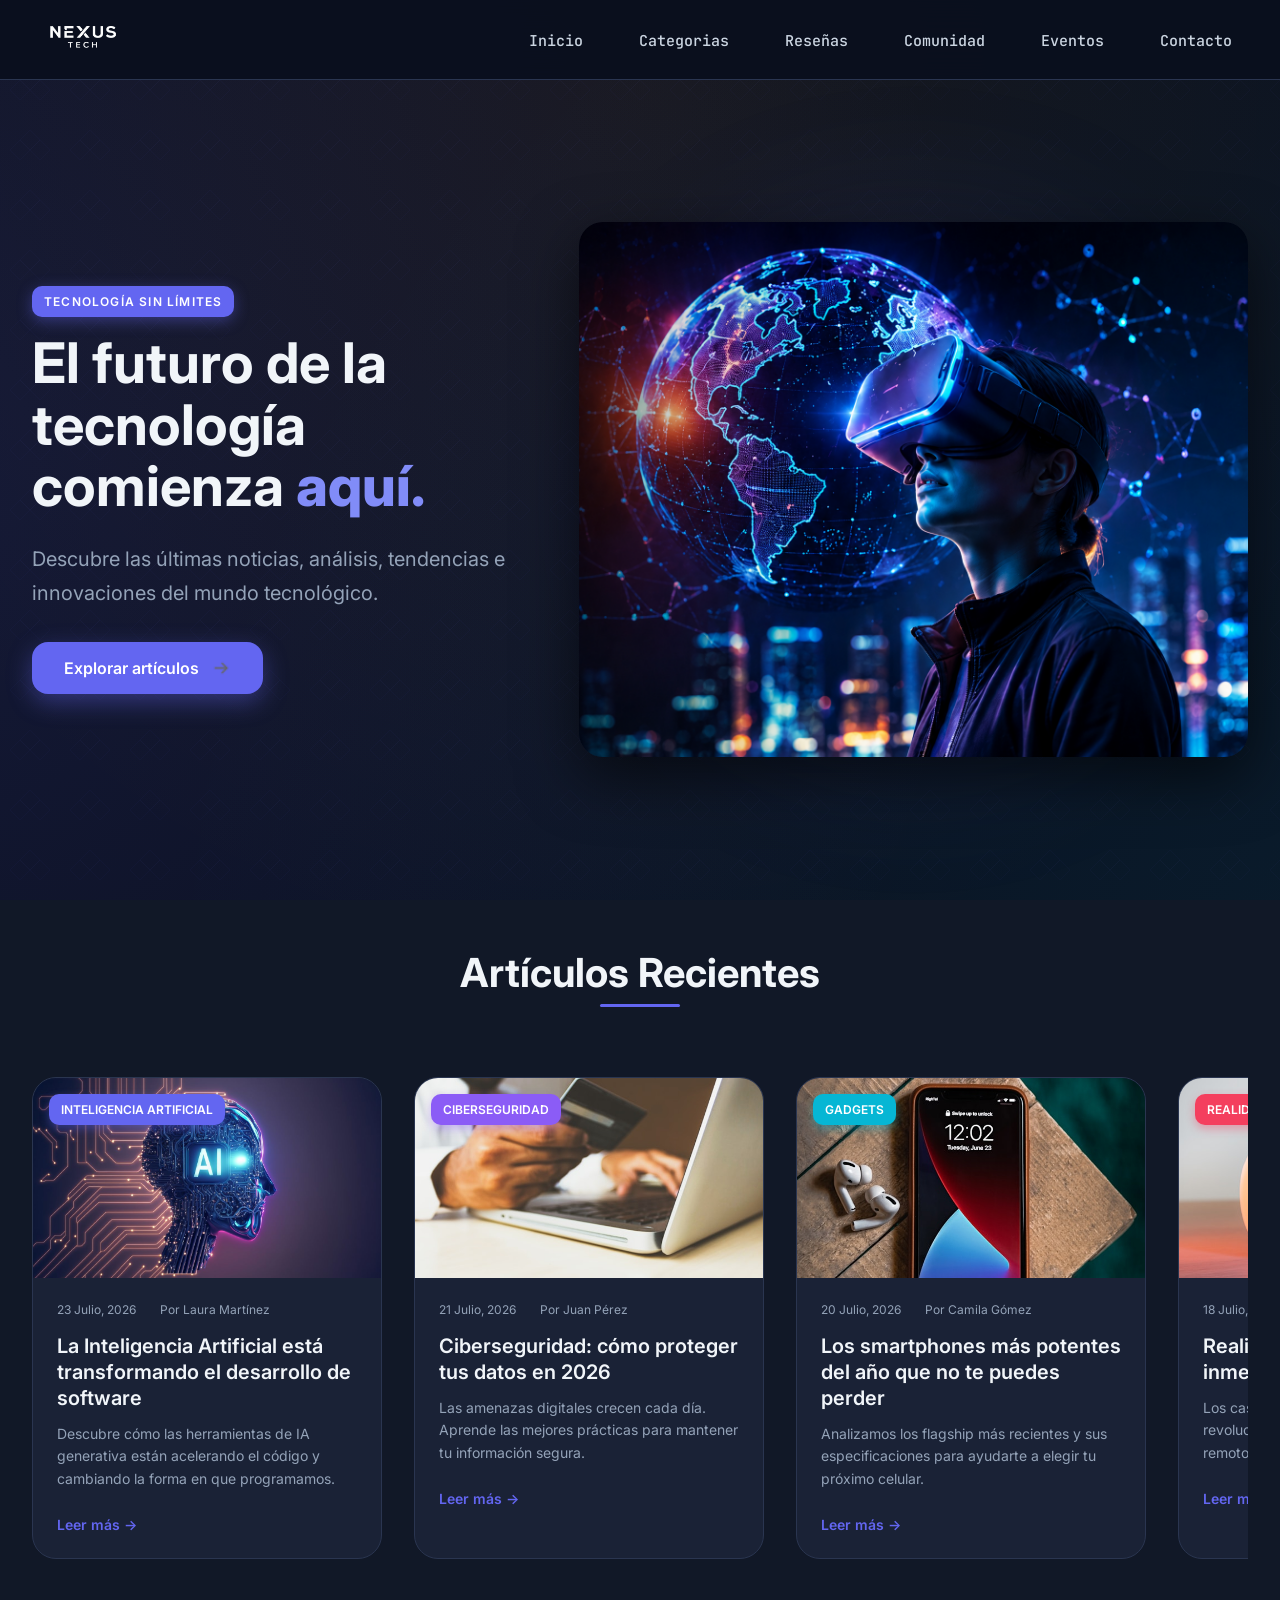
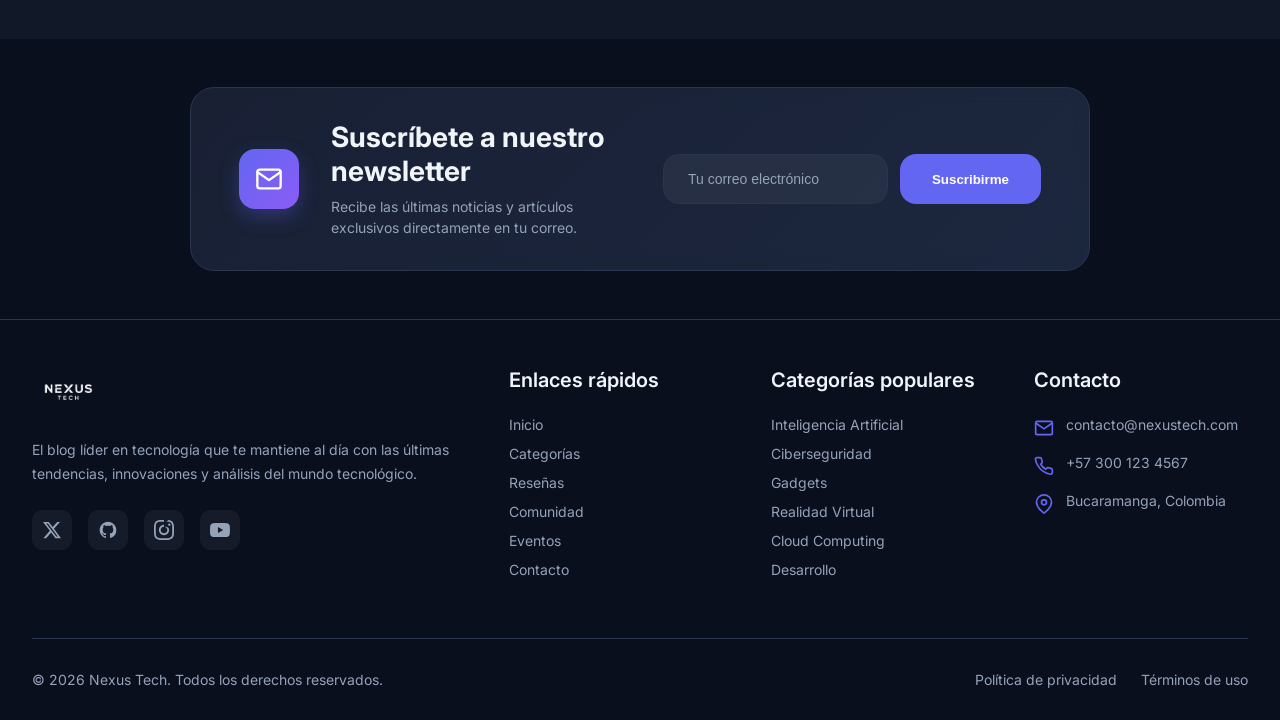
<file: index.html>
<!DOCTYPE html>
<html lang="es">

<head>
    <meta charset="UTF-8">
    <meta name="viewport" content="width=device-width, initial-scale=1.0">
    <link rel="stylesheet" href="./assets/css/index-main.css">
    <link rel="stylesheet" href="./assets/css/index-layout.css">
    <link rel="stylesheet" href="./assets/css/index-components.css">
    <link rel="stylesheet" href="./assets/css/index-responsive.css">
    <link rel="preconnect" href="https://fonts.googleapis.com">
    <link rel="preconnect" href="https://fonts.gstatic.com" crossorigin>
    <link href="https://fonts.googleapis.com/css2?family=Inter:wght@300;400;500;600;700&family=JetBrains+Mono:wght@400;500;600&family=Space+Grotesk:wght@400;500;600;700&display=swap" rel="stylesheet">
    <title>Nexus Tech | Blog de Tecnología</title>
</head>

<body>
    <!-- PRELOADER -->
    <div class="preloader">
        <div class="preloader-content">
            <div class="preloader-logo"></div>
            <div class="preloader-bar-container">
                <div class="preloader-bar-fill"></div>
            </div>
            <div class="preloader-text">
                <span>CARGANDO</span>
                <span>INICIANDO SISTEMA...</span>
            </div>
            <div class="tech-particles">
                <div class="particle"></div>
                <div class="particle"></div>
                <div class="particle"></div>
                <div class="particle"></div>
                <div class="particle"></div>
            </div>
        </div>
    </div>

    <!-- HEADER -->
    <input type="checkbox" id="nav-toggle" class="nav-toggle">
    <header class="header">
        <div class="header-container">
            <div class="logo">
                <a href="#inicio"><img src="./assets/img/logo-sin-fondo.png" alt="Nexus Tech" class="logo-img"></a>
            </div>
            <label for="nav-toggle" class="hamburger" aria-label="Menu">
                <span></span>
                <span></span>
                <span></span>
            </label>
        </div>
    </header>
    <nav class="navbar">
        <ul class="nav-list">
            <li><a href="#inicio" class="nav-link">Inicio</a></li>
            <li><a href="./pages/categorias.html" class="nav-link">Categorias</a></li>
            <li><a href="./pages/resenas.html" class="nav-link">Reseñas</a></li>
            <li><a href="./pages/comunidad.html" class="nav-link">Comunidad</a></li>
            <li><a href="./pages/eventos.html" class="nav-link">Eventos</a></li>
            <li><a href="./pages/contacto.html" class="nav-link">Contacto</a></li>
        </ul>
    </nav>

    <!-- HERO -->
    <section class="hero" id="inicio">
        <div class="hero-background-tech"></div>
        <div class="hero-container">
            <div class="hero-content">
                <div class="hero-text">
                    <span class="hero-tag">Tecnología sin límites</span>
                    <h1 class="hero-title">El futuro de la tecnología comienza <span class="hero-highlight">aquí.</span>
                    </h1>
                    <p class="hero-description">Descubre las últimas noticias, análisis, tendencias e innovaciones del
                        mundo tecnológico.</p>
                    <a href="#articulos" class="hero-btn">
                        Explorar artículos
                        <img src="./assets/icons/icon-flecha.png" alt="" class="hero-btn-icon">
                    </a>
                </div>
                <div class="hero-image-wrapper">
                    <div class="hero-image-glow"></div>
                    <img src="./assets/img/img-home.png" alt="Tecnología" class="hero-image">
                </div>
            </div>
        </div>
    </section>

    <!-- ARTICLES CAROUSEL -->
    <section class="articles-section" id="articulos">
        <div class="articles-container">
            <h2 class="section-title">Artículos Recientes</h2>
            <div class="articles-carousel">
                <div class="articles-track">
                    <!-- Card 1 - IA -->
                    <article class="article-card">
                        <div class="article-image-wrapper">
                            <img src="./assets/img/ia.jpg"
                                alt="Inteligencia Artificial" class="article-image">
                            <span class="article-category cat-ia">Inteligencia Artificial</span>
                        </div>
                        <div class="article-content">
                            <div class="article-meta">
                                <span class="article-date">23 Julio, 2026</span>
                                <span class="article-author">Por Laura Martínez</span>
                            </div>
                            <h3 class="article-title">La Inteligencia Artificial está transformando el desarrollo de
                                software</h3>
                            <p class="article-description">Descubre cómo las herramientas de IA generativa están
                                acelerando el código y cambiando la forma en que programamos.</p>
                            <a href="#" class="article-read-more">Leer más →</a>
                        </div>
                    </article>
                    <!-- Card 2 - Ciberseguridad -->
                    <article class="article-card">
                        <div class="article-image-wrapper">
                            <img src="./assets/img/ciberseguridad.jpeg"
                                alt="Ciberseguridad" class="article-image">
                            <span class="article-category cat-security">Ciberseguridad</span>
                        </div>
                        <div class="article-content">
                            <div class="article-meta">
                                <span class="article-date">21 Julio, 2026</span>
                                <span class="article-author">Por Juan Pérez</span>
                            </div>
                            <h3 class="article-title">Ciberseguridad: cómo proteger tus datos en 2026</h3>
                            <p class="article-description">Las amenazas digitales crecen cada día. Aprende las mejores
                                prácticas para mantener tu información segura.</p>
                            <a href="#" class="article-read-more">Leer más →</a>
                        </div>
                    </article>
                    <!-- Card 3 - Smartphones -->
                    <article class="article-card">
                        <div class="article-image-wrapper">
                            <img src="./assets/img/gaget.jpeg"
                                alt="Smartphones" class="article-image">
                            <span class="article-category cat-gadgets">Gadgets</span>
                        </div>
                        <div class="article-content">
                            <div class="article-meta">
                                <span class="article-date">20 Julio, 2026</span>
                                <span class="article-author">Por Camila Gómez</span>
                            </div>
                            <h3 class="article-title">Los smartphones más potentes del año que no te puedes perder</h3>
                            <p class="article-description">Analizamos los flagship más recientes y sus especificaciones
                                para ayudarte a elegir tu próximo celular.</p>
                            <a href="#" class="article-read-more">Leer más →</a>
                        </div>
                    </article>
                    <!-- Card 4 - Realidad Virtual -->
                    <article class="article-card">
                        <div class="article-image-wrapper">
                            <img src="./assets/img/realidad-virtual.jpeg"
                                alt="Realidad Virtual" class="article-image">
                            <span class="article-category cat-vr">Realidad Virtual</span>
                        </div>
                        <div class="article-content">
                            <div class="article-meta">
                                <span class="article-date">18 Julio, 2026</span>
                                <span class="article-author">Por Sebastián Torres</span>
                            </div>
                            <h3 class="article-title">Realidad Virtual: el futuro inmersivo ya está aquí</h3>
                            <p class="article-description">Los cascos de última generación están revolucionando gaming,
                                educación y trabajo remoto.</p>
                            <a href="#" class="article-read-more">Leer más →</a>
                        </div>
                    </article>
                    <!-- Card 5 - Cloud -->
                    <article class="article-card">
                        <div class="article-image-wrapper">
                            <img src="./assets/img/cloud.jpeg"
                                alt="Cloud Computing" class="article-image">
                            <span class="article-category cat-cloud">Cloud Computing</span>
                        </div>
                        <div class="article-content">
                            <div class="article-meta">
                                <span class="article-date">17 Julio, 2026</span>
                                <span class="article-author">Por Daniel Herrera</span>
                            </div>
                            <h3 class="article-title">Cloud Computing: todo lo que necesitas saber para migrar</h3>
                            <p class="article-description">Empresas y desarrolladores migran a la nube. Conoce las
                                ventajas, costos y mejores plataformas del mercado.</p>
                            <a href="#" class="article-read-more">Leer más →</a>
                        </div>
                    </article>
                    <!-- Card 6 - Programación -->
                    <article class="article-card">
                        <div class="article-image-wrapper">
                            <img src="./assets/img/programacion.jpeg"
                                alt="Programación" class="article-image">
                            <span class="article-category cat-dev">Desarrollo</span>
                        </div>
                        <div class="article-content">
                            <div class="article-meta">
                                <span class="article-date">15 Julio, 2026</span>
                                <span class="article-author">Por Andrea Ruiz</span>
                            </div>
                            <h3 class="article-title">Los lenguajes de programación más demandados este año</h3>
                            <p class="article-description">Desde Python hasta Rust, conoce qué tecnologías están
                                dominando el mercado laboral tech actualmente.</p>
                            <a href="#" class="article-read-more">Leer más →</a>
                        </div>
                    </article>

                    <!-- DUPLICADOS PARA CAROUSEL INFINITO -->
                    <article class="article-card">
                        <div class="article-image-wrapper">
                            <img src="./assets/img/ia.jpg"
                                alt="Inteligencia Artificial" class="article-image">
                            <span class="article-category cat-ia">Inteligencia Artificial</span>
                        </div>
                        <div class="article-content">
                            <div class="article-meta">
                                <span class="article-date">23 Julio, 2026</span>
                                <span class="article-author">Por Laura Martínez</span>
                            </div>
                            <h3 class="article-title">La Inteligencia Artificial está transformando el desarrollo de
                                software</h3>
                            <p class="article-description">Descubre cómo las herramientas de IA generativa están
                                acelerando el código y cambiando la forma en que programamos.</p>
                            <a href="#" class="article-read-more">Leer más →</a>
                        </div>
                    </article>
                    <article class="article-card">
                        <div class="article-image-wrapper">
                            <img src="./assets/img/ciberseguridad.jpeg"
                                alt="Ciberseguridad" class="article-image">
                            <span class="article-category cat-security">Ciberseguridad</span>
                        </div>
                        <div class="article-content">
                            <div class="article-meta">
                                <span class="article-date">21 Julio, 2026</span>
                                <span class="article-author">Por Juan Pérez</span>
                            </div>
                            <h3 class="article-title">Ciberseguridad: cómo proteger tus datos en 2026</h3>
                            <p class="article-description">Las amenazas digitales crecen cada día. Aprende las mejores
                                prácticas para mantener tu información segura.</p>
                            <a href="#" class="article-read-more">Leer más →</a>
                        </div>
                    </article>
                    <article class="article-card">
                        <div class="article-image-wrapper">
                            <img src="./assets/img/gaget.jpeg"
                                alt="Smartphones" class="article-image">
                            <span class="article-category cat-gadgets">Gadgets</span>
                        </div>
                        <div class="article-content">
                            <div class="article-meta">
                                <span class="article-date">20 Julio, 2026</span>
                                <span class="article-author">Por Camila Gómez</span>
                            </div>
                            <h3 class="article-title">Los smartphones más potentes del año que no te puedes perder</h3>
                            <p class="article-description">Analizamos los flagship más recientes y sus especificaciones
                                para ayudarte a elegir tu próximo celular.</p>
                            <a href="#" class="article-read-more">Leer más →</a>
                        </div>
                    </article>
                    <article class="article-card">
                        <div class="article-image-wrapper">
                            <img src="./assets/img/realidad-virtual.jpeg"
                                alt="Realidad Virtual" class="article-image">
                            <span class="article-category cat-vr">Realidad Virtual</span>
                        </div>
                        <div class="article-content">
                            <div class="article-meta">
                                <span class="article-date">18 Julio, 2026</span>
                                <span class="article-author">Por Sebastián Torres</span>
                            </div>
                            <h3 class="article-title">Realidad Virtual: el futuro inmersivo ya está aquí</h3>
                            <p class="article-description">Los cascos de última generación están revolucionando gaming,
                                educación y trabajo remoto.</p>
                            <a href="#" class="article-read-more">Leer más →</a>
                        </div>
                    </article>
                    <article class="article-card">
                        <div class="article-image-wrapper">
                            <img src="./assets/img/cloud.jpeg"
                                alt="Cloud Computing" class="article-image">
                            <span class="article-category cat-cloud">Cloud Computing</span>
                        </div>
                        <div class="article-content">
                            <div class="article-meta">
                                <span class="article-date">17 Julio, 2026</span>
                                <span class="article-author">Por Daniel Herrera</span>
                            </div>
                            <h3 class="article-title">Cloud Computing: todo lo que necesitas saber para migrar</h3>
                            <p class="article-description">Empresas y desarrolladores migran a la nube. Conoce las
                                ventajas, costos y mejores plataformas del mercado.</p>
                            <a href="#" class="article-read-more">Leer más →</a>
                        </div>
                    </article>
                    <article class="article-card">
                        <div class="article-image-wrapper">
                            <img src="./assets/img/programacion.jpeg"
                                alt="Programación" class="article-image">
                            <span class="article-category cat-dev">Desarrollo</span>
                        </div>
                        <div class="article-content">
                            <div class="article-meta">
                                <span class="article-date">15 Julio, 2026</span>
                                <span class="article-author">Por Andrea Ruiz</span>
                            </div>
                            <h3 class="article-title">Los lenguajes de programación más demandados este año</h3>
                            <p class="article-description">Desde Python hasta Rust, conoce qué tecnologías están
                                dominando el mercado laboral tech actualmente.</p>
                            <a href="#" class="article-read-more">Leer más →</a>
                        </div>
                    </article>
                </div>
            </div>
        </div>
    </section>

    <!-- NEWSLETTER -->
    <section class="newsletter-section" id="newsletter">
        <div class="newsletter-container">
            <div class="newsletter-icon">
                <svg viewBox="0 0 24 24" fill="none" stroke="currentColor" stroke-width="2" stroke-linecap="round"
                    stroke-linejoin="round">
                    <path d="M4 4h16c1.1 0 2 .9 2 2v12c0 1.1-.9 2-2 2H4c-1.1 0-2-.9-2-2V6c0-1.1.9-2 2-2z" />
                    <polyline points="22,6 12,13 2,6" />
                </svg>
            </div>
            <div class="newsletter-text">
                <h2 class="newsletter-title">Suscríbete a nuestro newsletter</h2>
                <p class="newsletter-subtitle">Recibe las últimas noticias y artículos exclusivos directamente en tu
                    correo.</p>
            </div>
            <form class="newsletter-form">
                <input type="email" class="newsletter-input" placeholder="Tu correo electrónico">
                <button type="submit" class="newsletter-btn">Suscribirme</button>
            </form>
        </div>
    </section>

    <!-- FOOTER -->
    <footer class="footer" id="footer">
        <div class="footer-container">
            <div class="footer-grid">
                <div class="footer-brand">
                    <img src="./assets/img/logo-sin-fondo.png" alt="Nexus Tech" class="footer-logo">
                    <p class="footer-description">El blog líder en tecnología que te mantiene al día con las últimas
                        tendencias, innovaciones y análisis del mundo tecnológico.</p>
                    <div class="social-links">
                        <a href="https://twitter.com" class="social-link" target="_blank" rel="noopener">
                            <svg width="20" height="20" viewBox="0 0 24 24" fill="currentColor">
                                <path
                                    d="M18.244 2.25h3.308l-7.227 8.26 8.502 11.24H16.17l-5.214-6.817L4.99 21.75H1.68l7.73-8.835L1.254 2.25H8.08l4.713 6.231zm-1.161 17.52h1.833L7.084 4.126H5.117z" />
                            </svg>
                        </a>
                        <a href="https://github.com" class="social-link" target="_blank" rel="noopener">
                            <svg width="20" height="20" viewBox="0 0 24 24" fill="currentColor">
                                <path
                                    d="M12 2C6.477 2 2 6.484 2 12.017c0 4.425 2.865 8.18 6.839 9.504.5.092.682-.217.682-.483 0-.237-.008-.868-.013-1.703-2.782.605-3.369-1.343-3.369-1.343-.454-1.158-1.11-1.466-1.11-1.466-.908-.62.069-.608.069-.608 1.003.07 1.531 1.032 1.531 1.032.892 1.53 2.341 1.088 2.91.832.092-.647.35-1.088.636-1.338-2.22-.253-4.555-1.113-4.555-4.951 0-1.093.39-1.988 1.029-2.688-.103-.253-.446-1.272.098-2.65 0 0 .84-.27 2.75 1.026A9.564 9.564 0 0112 6.844c.85.004 1.705.115 2.504.337 1.909-1.296 2.747-1.027 2.747-1.027.546 1.379.202 2.398.1 2.651.64.7 1.028 1.595 1.028 2.688 0 3.848-2.339 4.695-4.566 4.943.359.309.678.92.678 1.855 0 1.338-.012 2.419-.012 2.747 0 .268.18.58.688.482A10.019 10.019 0 0022 12.017C22 6.484 17.522 2 12 2z" />
                            </svg>
                        </a>
                        <a href="https://instagram.com" class="social-link" target="_blank" rel="noopener">
                            <svg width="20" height="20" viewBox="0 0 24 24" fill="currentColor">
                                <path
                                    d="M12 2.163c3.204 0 3.584.012 4.85.07 3.252.148 4.771 1.691 4.919 4.919.058 1.265.069 1.643.069 4.849 0 3.204-.012 3.584-.069 4.849-.148 3.228-1.667 4.771-4.919 4.919-1.266.058-1.644.07-4.85.07-3.204 0-3.584-.012-4.849-.07-3.252-.148-4.771-1.691-4.919-4.919-.058-1.265-.07-1.644-.07-4.849 0-3.204.013-3.584.07-4.849.148-3.228 1.667-4.771 4.919-4.919 1.266-.057 1.644-.069 4.849-.069zm0-2.163c-3.259 0-3.667.014-4.947.072-4.358.2-6.78 2.618-6.98 6.98-.059 1.281-.072 1.687-.072 4.947 0 3.259.014 3.668.072 4.947.2 4.358 2.618 6.78 6.98 6.98 1.281.058 1.689.072 4.948.072 3.259 0 3.668-.014 4.948-.072 4.358-.2 6.78-2.618 6.98-6.98.059-1.28.072-1.689.072-4.948 0-3.259-.013-3.668-.072-4.948-.2-4.358-2.618-6.78-6.98-6.98C15.668 2.177 15.261 2.163 12 2.163zm0 5.838c-3.403 0-6.167 2.764-6.167 6.167s2.764 6.167 6.167 6.167 6.167-2.764 6.167-6.167S15.403 8.001 12 8.001zm0 10.166c-2.209 0-4-1.791-4-4 0-2.209 1.791-4 4-4s4 1.791 4 4-1.791 4-4 4zm6.406-11.845c-.796 0-1.441.645-1.441 1.44 0 .795.645 1.44 1.441 1.44.795 0 1.439-.645 1.439-1.44 0-.795-.644-1.44-1.439-1.44z" />
                            </svg>
                        </a>
                        <a href="https://youtube.com" class="social-link" target="_blank" rel="noopener">
                            <svg width="20" height="20" viewBox="0 0 24 24" fill="currentColor">
                                <path
                                    d="M23.498 6.186a3.016 3.016 0 0 0-2.122-2.136C19.505 3.545 12 3.545 12 3.545s-7.505 0-9.377.505A3.017 3.017 0 0 0 .502 6.186C0 8.07 0 12 0 12s0 3.93.502 5.814a3.016 3.016 0 0 0 2.122 2.136c1.871.505 9.376.505 9.376.505s7.505 0 9.377-.505a3.015 3.015 0 0 0 2.122-2.136C24 15.93 24 12 24 12s0-3.93-.502-5.814zM9.545 15.568V8.432L15.818 12l-6.273 3.568z" />
                            </svg>
                        </a>
                    </div>
                </div>
                <div class="footer-section">
                    <h3 class="footer-title">Enlaces rápidos</h3>
                    <ul class="footer-links">
                        <li><a href="#inicio" class="footer-link">Inicio</a></li>
                        <li><a href="./pages/categorias.html" class="footer-link">Categorías</a></li>
                        <li><a href="./pages/resenas.html" class="footer-link">Reseñas</a></li>
                        <li><a href="./pages/comunidad.html" class="footer-link">Comunidad</a></li>
                        <li><a href="./pages/eventos.html" class="footer-link">Eventos</a></li>
                        <li><a href="./pages/contacto.html" class="footer-link">Contacto</a></li>
                    </ul>
                </div>
                <div class="footer-section">
                    <h3 class="footer-title">Categorías populares</h3>
                    <ul class="footer-links">
                        <li><a href="#" class="footer-link">Inteligencia Artificial</a></li>
                        <li><a href="#" class="footer-link">Ciberseguridad</a></li>
                        <li><a href="#" class="footer-link">Gadgets</a></li>
                        <li><a href="#" class="footer-link">Realidad Virtual</a></li>
                        <li><a href="#" class="footer-link">Cloud Computing</a></li>
                        <li><a href="#" class="footer-link">Desarrollo</a></li>
                    </ul>
                </div>
                <div class="footer-section">
                    <h3 class="footer-title">Contacto</h3>
                    <div class="footer-contact">
                        <div class="footer-contact-item">
                            <svg class="footer-contact-icon" viewBox="0 0 24 24" fill="none" stroke="currentColor"
                                stroke-width="2">
                                <path d="M4 4h16c1.1 0 2 .9 2 2v12c0 1.1-.9 2-2 2H4c-1.1 0-2-.9-2-2V6c0-1.1.9-2 2-2z" />
                                <polyline points="22,6 12,13 2,6" />
                            </svg>
                            <span>contacto@nexustech.com</span>
                        </div>
                        <div class="footer-contact-item">
                            <svg class="footer-contact-icon" viewBox="0 0 24 24" fill="none" stroke="currentColor"
                                stroke-width="2">
                                <path
                                    d="M22 16.92v3a2 2 0 01-2.18 2 19.79 19.79 0 01-8.64-3.49 19.79 19.79 0 01-6-6 19.79 19.79 0 01-3.49-8.64A2 2 0 014.11 2h3a2 2 0 012 1.72 12.84 12.84 0 00.7 2.81 2 2 0 01-.45 2.11L8.09 9.91a16 16 0 006 6l1.27-1.27a2 2 0 012.11-.45 12.84 12.84 0 002.81.7A2 2 0 0122 16.92z" />
                            </svg>
                            <span>+57 300 123 4567</span>
                        </div>
                        <div class="footer-contact-item">
                            <svg class="footer-contact-icon" viewBox="0 0 24 24" fill="none" stroke="currentColor"
                                stroke-width="2">
                                <path d="M21 10c0 7-9 13-9 13s-9-6-9-13a9 9 0 0118 0z" />
                                <circle cx="12" cy="10" r="3" />
                            </svg>
                            <span>Bucaramanga, Colombia</span>
                        </div>
                    </div>
                </div>
            </div>
            <div class="footer-bottom">
                <p class="footer-copyright">© 2026 Nexus Tech. Todos los derechos reservados.</p>
                <div class="footer-bottom-links">
                    <a href="#">Política de privacidad</a>
                    <a href="#">Términos de uso</a>
                </div>
            </div>
        </div>
    </footer>
</body>

</html>
</file>
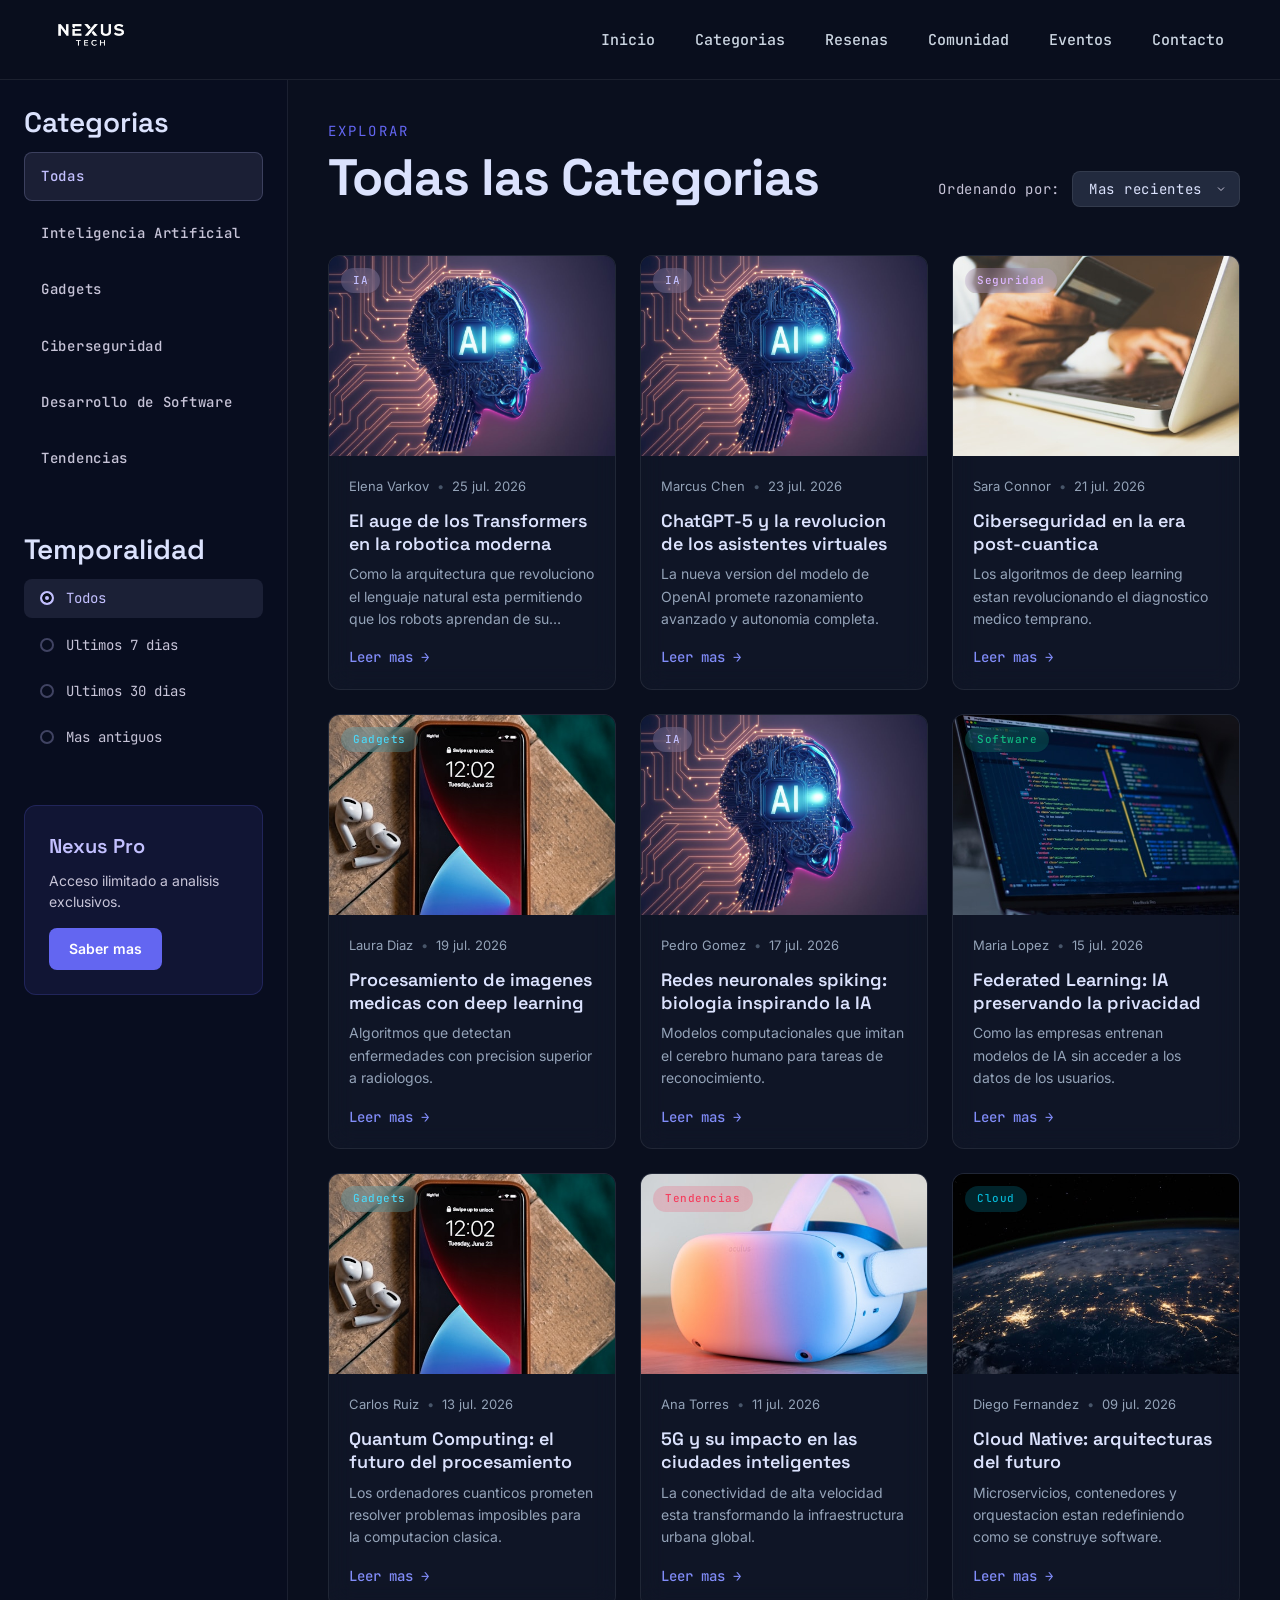
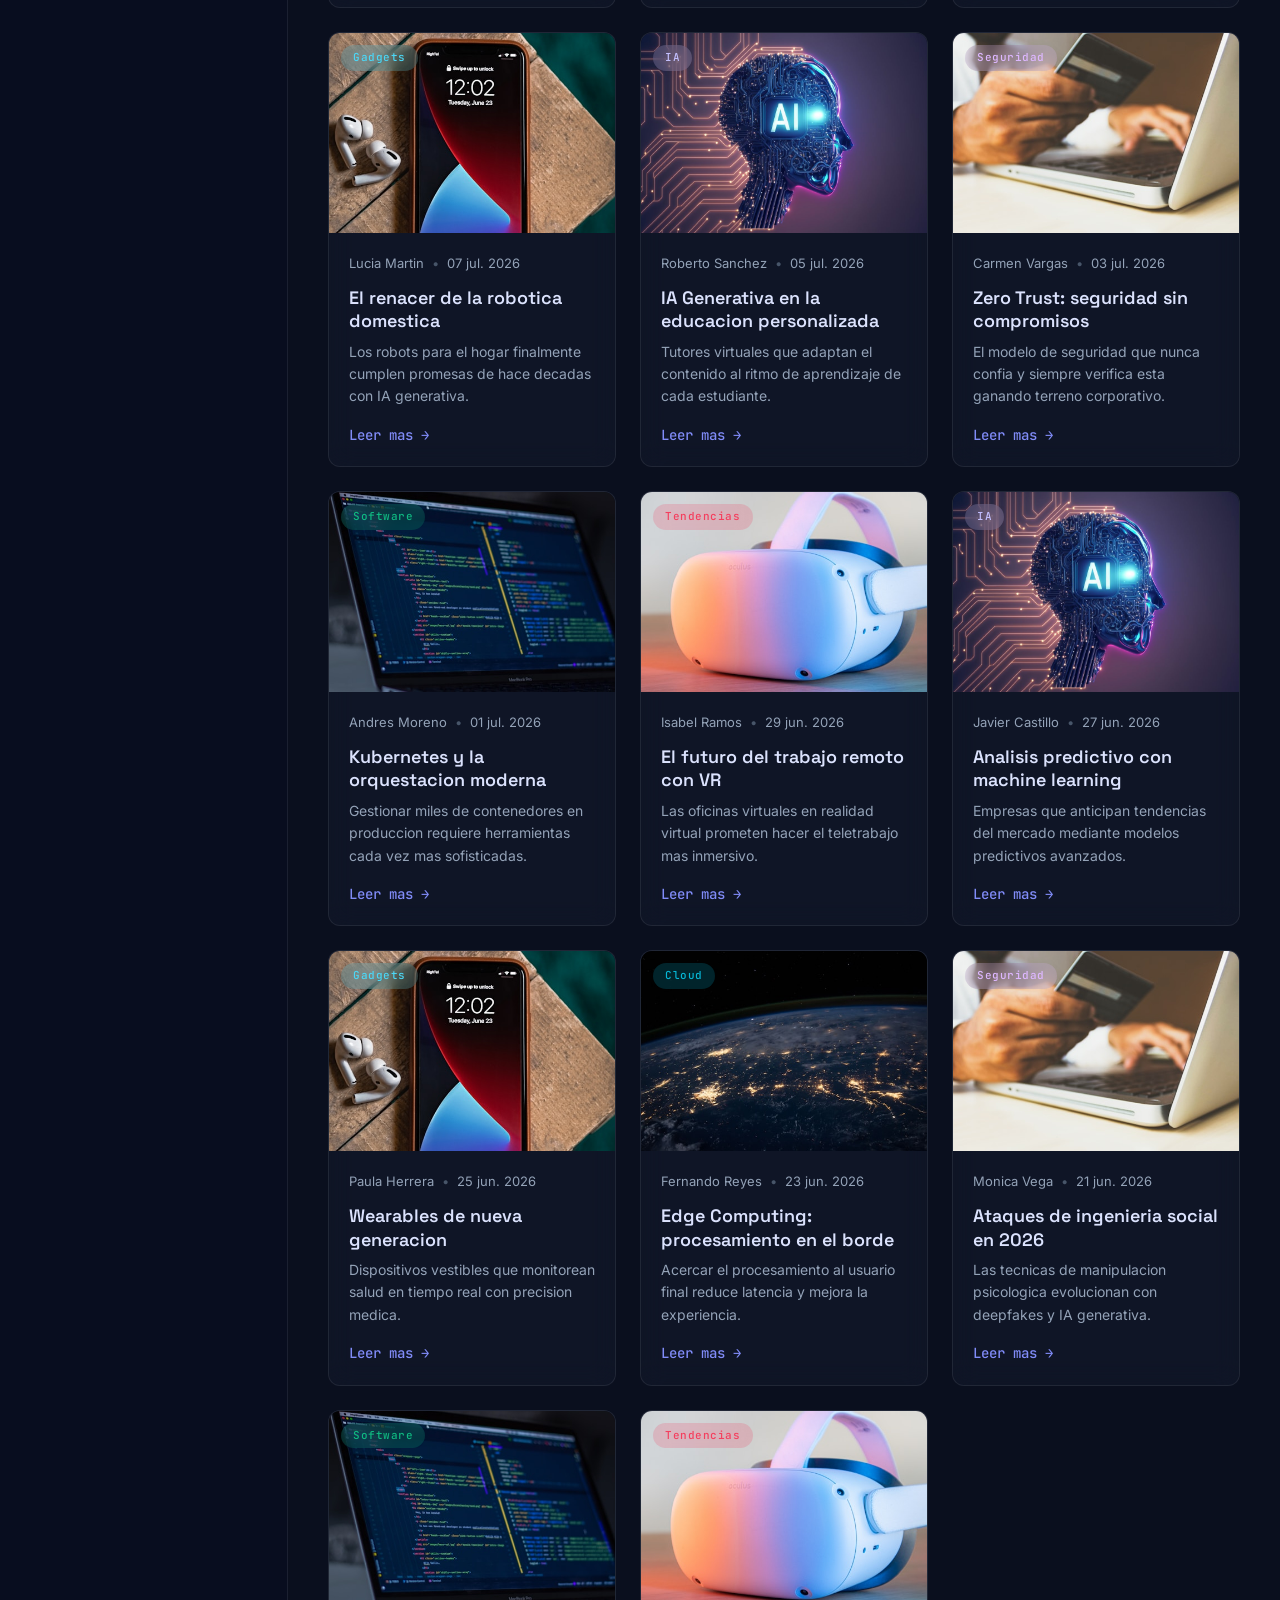
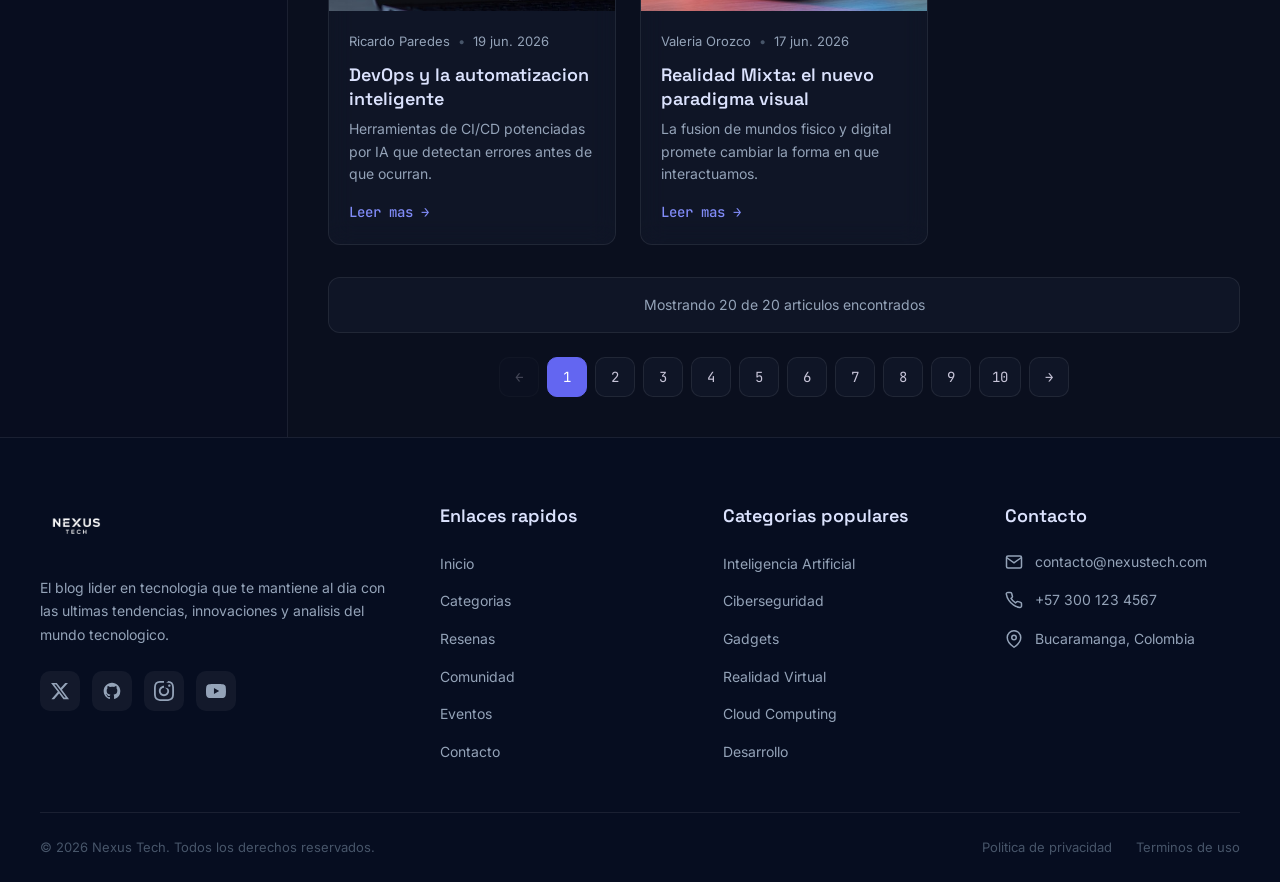
<file: pages/categorias.html>
﻿<!DOCTYPE html>
<html lang="es">
<head>
    <meta charset="UTF-8">
    <meta name="viewport" content="width=device-width, initial-scale=1.0">
    <title>Categorias | Nexus Tech</title>
    <link rel="preconnect" href="https://fonts.googleapis.com">
    <link rel="preconnect" href="https://fonts.gstatic.com" crossorigin>
    <link href="https://fonts.googleapis.com/css2?family=Inter:wght@400;500;600;700&family=JetBrains+Mono:wght@400;500;600&family=Space+Grotesk:wght@400;500;600;700&display=swap" rel="stylesheet">
    <link rel="stylesheet" href="../assets/css/main.css">
    <link rel="stylesheet" href="../assets/css/layout.css">
    <link rel="stylesheet" href="../assets/css/components.css">
    <link rel="stylesheet" href="../assets/css/filters.css">
    <link rel="stylesheet" href="../assets/css/responsive.css">
</head>
<body>
    <input type="checkbox" id="nav-toggle" class="cat-nav-toggle">
    <header class="cat-header">
        <div class="cat-header-container">
            <div class="cat-logo">
                <a href="../index.html"><img src="../assets/img/logo-sin-fondo.png" alt="Nexus Tech"></a>
            </div>
            <label for="nav-toggle" class="cat-hamburger" aria-label="Menu">
                <span></span>
                <span></span>
                <span></span>
            </label>
        </div>
    </header>
    <nav class="cat-nav">
        <ul class="cat-nav-list">
            <li><a href="../index.html" class="cat-nav-link">Inicio</a></li>
            <li><a href="categorias.html" class="cat-nav-link">Categorias</a></li>
            <li><a href="resenas.html" class="cat-nav-link">Resenas</a></li>
            <li><a href="comunidad.html" class="cat-nav-link">Comunidad</a></li>
            <li><a href="eventos.html" class="cat-nav-link">Eventos</a></li>
            <li><a href="contacto.html" class="cat-nav-link">Contacto</a></li>
        </ul>
    </nav>

    <div class="cat-page-wrapper">
        <aside class="cat-sidebar">
            <div class="cat-sidebar-content">
                <div>
                    <h3 class="cat-sidebar-title">Categorias</h3>
                    <ul class="cat-filter-list">
                        <li><span class="cat-filter-btn active">Todas</span></li>
                        <li><span class="cat-filter-btn">Inteligencia Artificial</span></li>
                        <li><span class="cat-filter-btn">Gadgets</span></li>
                        <li><span class="cat-filter-btn">Ciberseguridad</span></li>
                        <li><span class="cat-filter-btn">Desarrollo de Software</span></li>
                        <li><span class="cat-filter-btn">Tendencias</span></li>
                    </ul>
                </div>
                <div>
                    <h3 class="cat-sidebar-title">Temporalidad</h3>
                    <div class="cat-time-list">
                        <span class="cat-time-label active">Todos</span>
                        <span class="cat-time-label">Ultimos 7 dias</span>
                        <span class="cat-time-label">Ultimos 30 dias</span>
                        <span class="cat-time-label">Mas antiguos</span>
                    </div>
                </div>
                <div>
                    <div class="cat-promo">
                        <h4 class="cat-promo-title">Nexus Pro</h4>
                        <p class="cat-promo-text">Acceso ilimitado a analisis exclusivos.</p>
                        <span class="cat-promo-btn">Saber mas</span>
                    </div>
                </div>
            </div>
        </aside>

        <div class="cat-main">
            <div class="cat-content">
                <div class="cat-hero">
                    <div>
                        <span class="cat-hero-label">Explorar</span>
                        <h1 class="cat-hero-title">Todas las Categorias</h1>
                    </div>
                    <div class="cat-sort">
                        <span class="cat-sort-label">Ordenando por:</span>
                        <select class="cat-sort-select">
                            <option>Mas recientes</option>
                            <option>Mas vistos</option>
                            <option>Relevancia</option>
                        </select>
                    </div>
                </div>

                <div class="cat-articles-grid">
                    <!-- Article 1 -->
                    <article class="cat-card">
                        <div class="cat-card-img">
                            <img src="../assets/img/ia.jpg" alt="El auge de los Transformers en la robotica moderna">
                            <span class="cat-card-badge badge-ia">IA</span>
                        </div>
                        <div class="cat-card-content">
                            <div class="cat-card-meta">
                                <span>Elena Varkov</span>
                                <span class="cat-card-meta-dot">&bull;</span>
                                <span>25 jul. 2026</span>
                            </div>
                            <h2 class="cat-card-title">El auge de los Transformers en la robotica moderna</h2>
                            <p class="cat-card-excerpt">Como la arquitectura que revoluciono el lenguaje natural esta permitiendo que los robots aprendan de su entorno.</p>
                            <label for="modal-1" class="cat-card-link">Leer mas &rarr;</label>
                        </div>
                    </article>

                    <!-- Article 2 -->
                    <article class="cat-card">
                        <div class="cat-card-img">
                            <img src="../assets/img/ia.jpg" alt="ChatGPT-5 y la revolucion de los asistentes virtuales">
                            <span class="cat-card-badge badge-ia">IA</span>
                        </div>
                        <div class="cat-card-content">
                            <div class="cat-card-meta">
                                <span>Marcus Chen</span>
                                <span class="cat-card-meta-dot">&bull;</span>
                                <span>23 jul. 2026</span>
                            </div>
                            <h2 class="cat-card-title">ChatGPT-5 y la revolucion de los asistentes virtuales</h2>
                            <p class="cat-card-excerpt">La nueva version del modelo de OpenAI promete razonamiento avanzado y autonomia completa.</p>
                            <label for="modal-2" class="cat-card-link">Leer mas &rarr;</label>
                        </div>
                    </article>

                    <!-- Article 3 -->
                    <article class="cat-card">
                        <div class="cat-card-img">
                            <img src="../assets/img/ciberseguridad.jpeg" alt="Ciberseguridad en la era post-cuantica">
                            <span class="cat-card-badge badge-security">Seguridad</span>
                        </div>
                        <div class="cat-card-content">
                            <div class="cat-card-meta">
                                <span>Sara Connor</span>
                                <span class="cat-card-meta-dot">&bull;</span>
                                <span>21 jul. 2026</span>
                            </div>
                            <h2 class="cat-card-title">Ciberseguridad en la era post-cuantica</h2>
                            <p class="cat-card-excerpt">Los algoritmos de deep learning estan revolucionando el diagnostico medico temprano.</p>
                            <label for="modal-3" class="cat-card-link">Leer mas &rarr;</label>
                        </div>
                    </article>

                    <!-- Article 4 -->
                    <article class="cat-card">
                        <div class="cat-card-img">
                            <img src="../assets/img/gaget.jpeg" alt="Procesamiento de imagenes medicas con deep learning">
                            <span class="cat-card-badge badge-gadgets">Gadgets</span>
                        </div>
                        <div class="cat-card-content">
                            <div class="cat-card-meta">
                                <span>Laura Diaz</span>
                                <span class="cat-card-meta-dot">&bull;</span>
                                <span>19 jul. 2026</span>
                            </div>
                            <h2 class="cat-card-title">Procesamiento de imagenes medicas con deep learning</h2>
                            <p class="cat-card-excerpt">Algoritmos que detectan enfermedades con precision superior a radiologos.</p>
                            <label for="modal-4" class="cat-card-link">Leer mas &rarr;</label>
                        </div>
                    </article>

                    <!-- Article 5 -->
                    <article class="cat-card">
                        <div class="cat-card-img">
                            <img src="../assets/img/ia.jpg" alt="Redes neuronales spiking: biologia inspirando la IA">
                            <span class="cat-card-badge badge-ia">IA</span>
                        </div>
                        <div class="cat-card-content">
                            <div class="cat-card-meta">
                                <span>Pedro Gomez</span>
                                <span class="cat-card-meta-dot">&bull;</span>
                                <span>17 jul. 2026</span>
                            </div>
                            <h2 class="cat-card-title">Redes neuronales spiking: biologia inspirando la IA</h2>
                            <p class="cat-card-excerpt">Modelos computacionales que imitan el cerebro humano para tareas de reconocimiento.</p>
                            <label for="modal-5" class="cat-card-link">Leer mas &rarr;</label>
                        </div>
                    </article>

                    <!-- Article 6 -->
                    <article class="cat-card">
                        <div class="cat-card-img">
                            <img src="../assets/img/programacion.jpeg" alt="Federated Learning: IA preservando la privacidad">
                            <span class="cat-card-badge badge-software">Software</span>
                        </div>
                        <div class="cat-card-content">
                            <div class="cat-card-meta">
                                <span>Maria Lopez</span>
                                <span class="cat-card-meta-dot">&bull;</span>
                                <span>15 jul. 2026</span>
                            </div>
                            <h2 class="cat-card-title">Federated Learning: IA preservando la privacidad</h2>
                            <p class="cat-card-excerpt">Como las empresas entrenan modelos de IA sin acceder a los datos de los usuarios.</p>
                            <label for="modal-6" class="cat-card-link">Leer mas &rarr;</label>
                        </div>
                    </article>

                    <!-- Article 7 -->
                    <article class="cat-card">
                        <div class="cat-card-img">
                            <img src="../assets/img/gaget.jpeg" alt="Quantum Computing: el futuro del procesamiento">
                            <span class="cat-card-badge badge-gadgets">Gadgets</span>
                        </div>
                        <div class="cat-card-content">
                            <div class="cat-card-meta">
                                <span>Carlos Ruiz</span>
                                <span class="cat-card-meta-dot">&bull;</span>
                                <span>13 jul. 2026</span>
                            </div>
                            <h2 class="cat-card-title">Quantum Computing: el futuro del procesamiento</h2>
                            <p class="cat-card-excerpt">Los ordenadores cuanticos prometen resolver problemas imposibles para la computacion clasica.</p>
                            <label for="modal-7" class="cat-card-link">Leer mas &rarr;</label>
                        </div>
                    </article>

                    <!-- Article 8 -->
                    <article class="cat-card">
                        <div class="cat-card-img">
                            <img src="../assets/img/realidad-virtual.jpeg" alt="5G y su impacto en las ciudades inteligentes">
                            <span class="cat-card-badge badge-trends">Tendencias</span>
                        </div>
                        <div class="cat-card-content">
                            <div class="cat-card-meta">
                                <span>Ana Torres</span>
                                <span class="cat-card-meta-dot">&bull;</span>
                                <span>11 jul. 2026</span>
                            </div>
                            <h2 class="cat-card-title">5G y su impacto en las ciudades inteligentes</h2>
                            <p class="cat-card-excerpt">La conectividad de alta velocidad esta transformando la infraestructura urbana global.</p>
                            <label for="modal-8" class="cat-card-link">Leer mas &rarr;</label>
                        </div>
                    </article>

                    <!-- Article 9 -->
                    <article class="cat-card">
                        <div class="cat-card-img">
                            <img src="../assets/img/cloud.jpeg" alt="Cloud Native: arquitecturas del futuro">
                            <span class="cat-card-badge badge-cloud">Cloud</span>
                        </div>
                        <div class="cat-card-content">
                            <div class="cat-card-meta">
                                <span>Diego Fernandez</span>
                                <span class="cat-card-meta-dot">&bull;</span>
                                <span>09 jul. 2026</span>
                            </div>
                            <h2 class="cat-card-title">Cloud Native: arquitecturas del futuro</h2>
                            <p class="cat-card-excerpt">Microservicios, contenedores y orquestacion estan redefiniendo como se construye software.</p>
                            <label for="modal-9" class="cat-card-link">Leer mas &rarr;</label>
                        </div>
                    </article>

                    <!-- Article 10 -->
                    <article class="cat-card">
                        <div class="cat-card-img">
                            <img src="../assets/img/gaget.jpeg" alt="El renacer de la robotica domestica">
                            <span class="cat-card-badge badge-gadgets">Gadgets</span>
                        </div>
                        <div class="cat-card-content">
                            <div class="cat-card-meta">
                                <span>Lucia Martin</span>
                                <span class="cat-card-meta-dot">&bull;</span>
                                <span>07 jul. 2026</span>
                            </div>
                            <h2 class="cat-card-title">El renacer de la robotica domestica</h2>
                            <p class="cat-card-excerpt">Los robots para el hogar finalmente cumplen promesas de hace decadas con IA generativa.</p>
                            <label for="modal-10" class="cat-card-link">Leer mas &rarr;</label>
                        </div>
                    </article>

                    <!-- Article 11 -->
                    <article class="cat-card">
                        <div class="cat-card-img">
                            <img src="../assets/img/ia.jpg" alt="IA Generativa en la educacion personalizada">
                            <span class="cat-card-badge badge-ia">IA</span>
                        </div>
                        <div class="cat-card-content">
                            <div class="cat-card-meta">
                                <span>Roberto Sanchez</span>
                                <span class="cat-card-meta-dot">&bull;</span>
                                <span>05 jul. 2026</span>
                            </div>
                            <h2 class="cat-card-title">IA Generativa en la educacion personalizada</h2>
                            <p class="cat-card-excerpt">Tutores virtuales que adaptan el contenido al ritmo de aprendizaje de cada estudiante.</p>
                            <label for="modal-11" class="cat-card-link">Leer mas &rarr;</label>
                        </div>
                    </article>

                    <!-- Article 12 -->
                    <article class="cat-card">
                        <div class="cat-card-img">
                            <img src="../assets/img/ciberseguridad.jpeg" alt="Zero Trust: seguridad sin compromisos">
                            <span class="cat-card-badge badge-security">Seguridad</span>
                        </div>
                        <div class="cat-card-content">
                            <div class="cat-card-meta">
                                <span>Carmen Vargas</span>
                                <span class="cat-card-meta-dot">&bull;</span>
                                <span>03 jul. 2026</span>
                            </div>
                            <h2 class="cat-card-title">Zero Trust: seguridad sin compromisos</h2>
                            <p class="cat-card-excerpt">El modelo de seguridad que nunca confia y siempre verifica esta ganando terreno corporativo.</p>
                            <label for="modal-12" class="cat-card-link">Leer mas &rarr;</label>
                        </div>
                    </article>

                    <!-- Article 13 -->
                    <article class="cat-card">
                        <div class="cat-card-img">
                            <img src="../assets/img/programacion.jpeg" alt="Kubernetes y la orquestacion moderna">
                            <span class="cat-card-badge badge-software">Software</span>
                        </div>
                        <div class="cat-card-content">
                            <div class="cat-card-meta">
                                <span>Andres Moreno</span>
                                <span class="cat-card-meta-dot">&bull;</span>
                                <span>01 jul. 2026</span>
                            </div>
                            <h2 class="cat-card-title">Kubernetes y la orquestacion moderna</h2>
                            <p class="cat-card-excerpt">Gestionar miles de contenedores en produccion requiere herramientas cada vez mas sofisticadas.</p>
                            <label for="modal-13" class="cat-card-link">Leer mas &rarr;</label>
                        </div>
                    </article>

                    <!-- Article 14 -->
                    <article class="cat-card">
                        <div class="cat-card-img">
                            <img src="../assets/img/realidad-virtual.jpeg" alt="El futuro del trabajo remoto con VR">
                            <span class="cat-card-badge badge-trends">Tendencias</span>
                        </div>
                        <div class="cat-card-content">
                            <div class="cat-card-meta">
                                <span>Isabel Ramos</span>
                                <span class="cat-card-meta-dot">&bull;</span>
                                <span>29 jun. 2026</span>
                            </div>
                            <h2 class="cat-card-title">El futuro del trabajo remoto con VR</h2>
                            <p class="cat-card-excerpt">Las oficinas virtuales en realidad virtual prometen hacer el teletrabajo mas inmersivo.</p>
                            <label for="modal-14" class="cat-card-link">Leer mas &rarr;</label>
                        </div>
                    </article>

                    <!-- Article 15 -->
                    <article class="cat-card">
                        <div class="cat-card-img">
                            <img src="../assets/img/ia.jpg" alt="Analisis predictivo con machine learning">
                            <span class="cat-card-badge badge-ia">IA</span>
                        </div>
                        <div class="cat-card-content">
                            <div class="cat-card-meta">
                                <span>Javier Castillo</span>
                                <span class="cat-card-meta-dot">&bull;</span>
                                <span>27 jun. 2026</span>
                            </div>
                            <h2 class="cat-card-title">Analisis predictivo con machine learning</h2>
                            <p class="cat-card-excerpt">Empresas que anticipan tendencias del mercado mediante modelos predictivos avanzados.</p>
                            <label for="modal-15" class="cat-card-link">Leer mas &rarr;</label>
                        </div>
                    </article>

                    <!-- Article 16 -->
                    <article class="cat-card">
                        <div class="cat-card-img">
                            <img src="../assets/img/gaget.jpeg" alt="Wearables de nueva generacion">
                            <span class="cat-card-badge badge-gadgets">Gadgets</span>
                        </div>
                        <div class="cat-card-content">
                            <div class="cat-card-meta">
                                <span>Paula Herrera</span>
                                <span class="cat-card-meta-dot">&bull;</span>
                                <span>25 jun. 2026</span>
                            </div>
                            <h2 class="cat-card-title">Wearables de nueva generacion</h2>
                            <p class="cat-card-excerpt">Dispositivos vestibles que monitorean salud en tiempo real con precision medica.</p>
                            <label for="modal-16" class="cat-card-link">Leer mas &rarr;</label>
                        </div>
                    </article>

                    <!-- Article 17 -->
                    <article class="cat-card">
                        <div class="cat-card-img">
                            <img src="../assets/img/cloud.jpeg" alt="Edge Computing: procesamiento en el borde">
                            <span class="cat-card-badge badge-cloud">Cloud</span>
                        </div>
                        <div class="cat-card-content">
                            <div class="cat-card-meta">
                                <span>Fernando Reyes</span>
                                <span class="cat-card-meta-dot">&bull;</span>
                                <span>23 jun. 2026</span>
                            </div>
                            <h2 class="cat-card-title">Edge Computing: procesamiento en el borde</h2>
                            <p class="cat-card-excerpt">Acercar el procesamiento al usuario final reduce latencia y mejora la experiencia.</p>
                            <label for="modal-17" class="cat-card-link">Leer mas &rarr;</label>
                        </div>
                    </article>

                    <!-- Article 18 -->
                    <article class="cat-card">
                        <div class="cat-card-img">
                            <img src="../assets/img/ciberseguridad.jpeg" alt="Ataques de ingenieria social en 2026">
                            <span class="cat-card-badge badge-security">Seguridad</span>
                        </div>
                        <div class="cat-card-content">
                            <div class="cat-card-meta">
                                <span>Monica Vega</span>
                                <span class="cat-card-meta-dot">&bull;</span>
                                <span>21 jun. 2026</span>
                            </div>
                            <h2 class="cat-card-title">Ataques de ingenieria social en 2026</h2>
                            <p class="cat-card-excerpt">Las tecnicas de manipulacion psicologica evolucionan con deepfakes y IA generativa.</p>
                            <label for="modal-18" class="cat-card-link">Leer mas &rarr;</label>
                        </div>
                    </article>

                    <!-- Article 19 -->
                    <article class="cat-card">
                        <div class="cat-card-img">
                            <img src="../assets/img/programacion.jpeg" alt="DevOps y la automatizacion inteligente">
                            <span class="cat-card-badge badge-software">Software</span>
                        </div>
                        <div class="cat-card-content">
                            <div class="cat-card-meta">
                                <span>Ricardo Paredes</span>
                                <span class="cat-card-meta-dot">&bull;</span>
                                <span>19 jun. 2026</span>
                            </div>
                            <h2 class="cat-card-title">DevOps y la automatizacion inteligente</h2>
                            <p class="cat-card-excerpt">Herramientas de CI/CD potenciadas por IA que detectan errores antes de que ocurran.</p>
                            <label for="modal-19" class="cat-card-link">Leer mas &rarr;</label>
                        </div>
                    </article>

                    <!-- Article 20 -->
                    <article class="cat-card">
                        <div class="cat-card-img">
                            <img src="../assets/img/realidad-virtual.jpeg" alt="Realidad Mixta: el nuevo paradigma visual">
                            <span class="cat-card-badge badge-trends">Tendencias</span>
                        </div>
                        <div class="cat-card-content">
                            <div class="cat-card-meta">
                                <span>Valeria Orozco</span>
                                <span class="cat-card-meta-dot">&bull;</span>
                                <span>17 jun. 2026</span>
                            </div>
                            <h2 class="cat-card-title">Realidad Mixta: el nuevo paradigma visual</h2>
                            <p class="cat-card-excerpt">La fusion de mundos fisico y digital promete cambiar la forma en que interactuamos.</p>
                            <label for="modal-20" class="cat-card-link">Leer mas &rarr;</label>
                        </div>
                    </article>
                </div>

                <div class="cat-info-bar">
                    <p class="cat-info-text">Mostrando 20 de 20 articulos encontrados</p>
                </div>

                <div class="cat-pagination">
                    <span class="cat-page-btn disabled">&larr;</span>
                    <span class="cat-page-btn active">1</span>
                    <span class="cat-page-btn">2</span>
                    <span class="cat-page-btn">3</span>
                    <span class="cat-page-btn">4</span>
                    <span class="cat-page-btn">5</span>
                    <span class="cat-page-btn">6</span>
                    <span class="cat-page-btn">7</span>
                    <span class="cat-page-btn">8</span>
                    <span class="cat-page-btn">9</span>
                    <span class="cat-page-btn">10</span>
                    <span class="cat-page-btn">&rarr;</span>
                </div>
            </div>
        </div>
    </div>

    <!-- ==========================================
         MODALS
         ========================================== -->

    <!-- Modal 1 -->
    <input type="checkbox" id="modal-1" class="cat-modal-toggle">
    <div class="cat-modal-overlay">
        <div class="cat-modal">
            <label for="modal-1" class="cat-modal-close-label">&times;</label>
            <img src="../assets/img/categorias/cat-transformers-robotics.jpg" alt="El auge de los Transformers" class="cat-modal-img">
            <div class="cat-modal-body">
                <span class="cat-modal-badge badge-ia">IA</span>
                <div class="cat-modal-meta">
                    <span>Elena Varkov</span>
                    <span>&bull;</span>
                    <span>25 jul. 2026</span>
                </div>
                <h2 class="cat-modal-title">El auge de los Transformers en la robotica moderna</h2>
                <div class="cat-modal-text">
                    <p>Los Transformers han revolucionado la robotica moderna de una manera que hace apenas cinco anos parecia ciencia ficcion. Originalmente disenados para el procesamiento de lenguaje natural, estos modelos de atencion han demostrado ser extraordinariamente efectivos para el control de movimientos roboticos, permitiendo que las maquinas aprendan de su entorno de forma autonoma.</p>
                    <p>La arquitectura de atencion multiple ha permitido que los robots procesen simultaneamente informacion visual, tactil y de movimiento. Empresas como Boston Dynamics y Tesla han adoptado estos modelos para sus lineas de robotica avanzada.</p>
                    <p>El impacto en la industria manufacturera es enorme: lineas de produccion completas ahora pueden adaptarse dinamicamente sin reprogramacion manual.</p>
                </div>
            </div>
            <div class="cat-modal-footer">
                <label for="modal-1" class="cat-modal-btn-close">Cerrar</label>
            </div>
        </div>
    </div>

    <!-- Modal 2 -->
    <input type="checkbox" id="modal-2" class="cat-modal-toggle">
    <div class="cat-modal-overlay">
        <div class="cat-modal">
            <label for="modal-2" class="cat-modal-close-label">&times;</label>
            <img src="../assets/img/categorias/cat-chatgpt-assistants.jpg" alt="ChatGPT-5" class="cat-modal-img">
            <div class="cat-modal-body">
                <span class="cat-modal-badge badge-ia">IA</span>
                <div class="cat-modal-meta">
                    <span>Marcus Chen</span>
                    <span>&bull;</span>
                    <span>23 jul. 2026</span>
                </div>
                <h2 class="cat-modal-title">ChatGPT-5 y la revolucion de los asistentes virtuales</h2>
                <div class="cat-modal-text">
                    <p>La nueva version del modelo de OpenAI promete razonamiento avanzado y autonomia completa. ChatGPT-5 integra capacidades de razonamiento multietapa que le permiten resolver problemas complejos sin intervencion humana.</p>
                    <p>Los asistentes virtuales basados en esta tecnologia pueden ahora mantener conversaciones contextuales durante horas, recordando preferencias y adaptando sus respuestas al estilo de cada usuario.</p>
                    <p>La empresa asegura que el modelo ha superado pruebas de razonamiento logico y creativo que anteriormente solo los humanos podian resolver de manera consistente.</p>
                </div>
            </div>
            <div class="cat-modal-footer">
                <label for="modal-2" class="cat-modal-btn-close">Cerrar</label>
            </div>
        </div>
    </div>

    <!-- Modal 3 -->
    <input type="checkbox" id="modal-3" class="cat-modal-toggle">
    <div class="cat-modal-overlay">
        <div class="cat-modal">
            <label for="modal-3" class="cat-modal-close-label">&times;</label>
            <img src="../assets/img/categorias/cat-quantum-cybersecurity.jpg" alt="Ciberseguridad post-cuantica" class="cat-modal-img">
            <div class="cat-modal-body">
                <span class="cat-modal-badge badge-security">Seguridad</span>
                <div class="cat-modal-meta">
                    <span>Sara Connor</span>
                    <span>&bull;</span>
                    <span>21 jul. 2026</span>
                </div>
                <h2 class="cat-modal-title">Ciberseguridad en la era post-cuantica</h2>
                <div class="cat-modal-text">
                    <p>Los algoritmos de deep learning estan revolucionando el diagnostico medico temprano. Con la amenaza creciente de los ordenadores cuanticos, los criptografos trabajan en nuevos estandares de seguridad que resistan estos ataques.</p>
                    <p>El Instituto Nacional de Estandares y Tecnologia (NIST) ya ha finalizado varios algoritmos post-cuanticos que seran obligatorios en sistemas gubernamentales para 2027.</p>
                    <p>Las empresas tecnologicas estan migrando proactivamente a estos nuevos estandares, invirtiendo miles de millones en infraestructura segura contra la computacion cuantica.</p>
                </div>
            </div>
            <div class="cat-modal-footer">
                <label for="modal-3" class="cat-modal-btn-close">Cerrar</label>
            </div>
        </div>
    </div>

    <!-- Modal 4 -->
    <input type="checkbox" id="modal-4" class="cat-modal-toggle">
    <div class="cat-modal-overlay">
        <div class="cat-modal">
            <label for="modal-4" class="cat-modal-close-label">&times;</label>
            <img src="../assets/img/categorias/cat-medical-deeplearning.jpg" alt="Imagenes medicas" class="cat-modal-img">
            <div class="cat-modal-body">
                <span class="cat-modal-badge badge-gadgets">Gadgets</span>
                <div class="cat-modal-meta">
                    <span>Laura Diaz</span>
                    <span>&bull;</span>
                    <span>19 jul. 2026</span>
                </div>
                <h2 class="cat-modal-title">Procesamiento de imagenes medicas con deep learning</h2>
                <div class="cat-modal-text">
                    <p>Algoritmos que detectan enfermedades con precision superior a radiologos. Los sistemas de vision por computadora entrenados con millones de imagenes medicas estan alcanzando precisiones del 98% en deteccion de tumores.</p>
                    <p>Hospitales de referencia en todo el mundo estan integrando estas herramientas como segundo opinion obligatoria antes de cualquier diagnostico critico.</p>
                    <p>La FDA ya ha aprobado mas de 150 algoritmos de IA medica, y se espera que esta cifra se triplique en los proximos dos anos.</p>
                </div>
            </div>
            <div class="cat-modal-footer">
                <label for="modal-4" class="cat-modal-btn-close">Cerrar</label>
            </div>
        </div>
    </div>

    <!-- Modal 5 -->
    <input type="checkbox" id="modal-5" class="cat-modal-toggle">
    <div class="cat-modal-overlay">
        <div class="cat-modal">
            <label for="modal-5" class="cat-modal-close-label">&times;</label>
            <img src="../assets/img/categorias/cat-neural-networks.jpg" alt="Redes neuronales spiking" class="cat-modal-img">
            <div class="cat-modal-body">
                <span class="cat-modal-badge badge-ia">IA</span>
                <div class="cat-modal-meta">
                    <span>Pedro Gomez</span>
                    <span>&bull;</span>
                    <span>17 jul. 2026</span>
                </div>
                <h2 class="cat-modal-title">Redes neuronales spiking: biologia inspirando la IA</h2>
                <div class="cat-modal-text">
                    <p>Modelos computacionales que imitan el cerebro humano para tareas de reconocimiento. Las redes spiking procesan informacion de forma temporal, similar a como lo hacen las neuronas biologicas.</p>
                    <p>Esta tecnologia promete reducir el consumo energetico de los centros de datos de IA en un 90%, resolviendo uno de los principales problemas ambientales de la inteligencia artificial.</p>
                    <p>Investigadores del MIT y DeepMind estan liderando los avances en esta area con resultados prometedores en robots autonomos.</p>
                </div>
            </div>
            <div class="cat-modal-footer">
                <label for="modal-5" class="cat-modal-btn-close">Cerrar</label>
            </div>
        </div>
    </div>

    <!-- Modal 6 -->
    <input type="checkbox" id="modal-6" class="cat-modal-toggle">
    <div class="cat-modal-overlay">
        <div class="cat-modal">
            <label for="modal-6" class="cat-modal-close-label">&times;</label>
            <img src="../assets/img/categorias/cat-federated-learning.jpg" alt="Federated Learning" class="cat-modal-img">
            <div class="cat-modal-body">
                <span class="cat-modal-badge badge-software">Software</span>
                <div class="cat-modal-meta">
                    <span>Maria Lopez</span>
                    <span>&bull;</span>
                    <span>15 jul. 2026</span>
                </div>
                <h2 class="cat-modal-title">Federated Learning: IA preservando la privacidad</h2>
                <div class="cat-modal-text">
                    <p>Como las empresas entrenan modelos de IA sin acceder a los datos de los usuarios. El aprendizaje federado permite que los dispositivos locales entrenen modelos y compartan solo los parametros, nunca los datos crudos.</p>
                    <p>Apple y Google ya utilizan esta tecnologia para mejorar sus teclados predictivos y asistentes de voz sin comprometer la privacidad de sus usuarios.</p>
                    <p>Los expertos predicen que para 2028, el 70% de los modelos de IA se entrenaran de forma federada.</p>
                </div>
            </div>
            <div class="cat-modal-footer">
                <label for="modal-6" class="cat-modal-btn-close">Cerrar</label>
            </div>
        </div>
    </div>

    <!-- Modal 7 -->
    <input type="checkbox" id="modal-7" class="cat-modal-toggle">
    <div class="cat-modal-overlay">
        <div class="cat-modal">
            <label for="modal-7" class="cat-modal-close-label">&times;</label>
            <img src="../assets/img/categorias/cat-quantum-computing.jpg" alt="Quantum Computing" class="cat-modal-img">
            <div class="cat-modal-body">
                <span class="cat-modal-badge badge-gadgets">Gadgets</span>
                <div class="cat-modal-meta">
                    <span>Carlos Ruiz</span>
                    <span>&bull;</span>
                    <span>13 jul. 2026</span>
                </div>
                <h2 class="cat-modal-title">Quantum Computing: el futuro del procesamiento</h2>
                <div class="cat-modal-text">
                    <p>Los ordenadores cuanticos prometen resolver problemas imposibles para la computacion clasica. IBM ha anunciado su procesador Condor con 1121 qubits superconductores.</p>
                    <p>Google ha centrado sus esfuerzos en qubits topologicos que prometen mayor estabilidad y menores tasas de error.</p>
                    <p>La carrera entre gigantes tecnologicos esta acelerando la innovacion. Los inversionistas han aportado mas de 30 mil millones en la ultima decada.</p>
                </div>
            </div>
            <div class="cat-modal-footer">
                <label for="modal-7" class="cat-modal-btn-close">Cerrar</label>
            </div>
        </div>
    </div>

    <!-- Modal 8 -->
    <input type="checkbox" id="modal-8" class="cat-modal-toggle">
    <div class="cat-modal-overlay">
        <div class="cat-modal">
            <label for="modal-8" class="cat-modal-close-label">&times;</label>
            <img src="../assets/img/categorias/cat-5g-smartcity.jpg" alt="5G ciudades inteligentes" class="cat-modal-img">
            <div class="cat-modal-body">
                <span class="cat-modal-badge badge-trends">Tendencias</span>
                <div class="cat-modal-meta">
                    <span>Ana Torres</span>
                    <span>&bull;</span>
                    <span>11 jul. 2026</span>
                </div>
                <h2 class="cat-modal-title">5G y su impacto en las ciudades inteligentes</h2>
                <div class="cat-modal-text">
                    <p>La conectividad de alta velocidad esta transformando la infraestructura urbana global. Los sensores 5G permiten gestionar el trafico, el consumo energetico y los servicios publicos en tiempo real.</p>
                    <p>Ciudades como Singapore, Barcelona y Seoul ya implementan soluciones completas de ciudad inteligente basadas en redes 5G.</p>
                    <p>El mercado de ciudades inteligentes se previsto que alcance los 2.5 billones de dolares para 2030.</p>
                </div>
            </div>
            <div class="cat-modal-footer">
                <label for="modal-8" class="cat-modal-btn-close">Cerrar</label>
            </div>
        </div>
    </div>

    <!-- Modal 9 -->
    <input type="checkbox" id="modal-9" class="cat-modal-toggle">
    <div class="cat-modal-overlay">
        <div class="cat-modal">
            <label for="modal-9" class="cat-modal-close-label">&times;</label>
            <img src="../assets/img/categorias/cat-cloud-native.jpg" alt="Cloud Native" class="cat-modal-img">
            <div class="cat-modal-body">
                <span class="cat-modal-badge badge-cloud">Cloud</span>
                <div class="cat-modal-meta">
                    <span>Diego Fernandez</span>
                    <span>&bull;</span>
                    <span>09 jul. 2026</span>
                </div>
                <h2 class="cat-modal-title">Cloud Native: arquitecturas del futuro</h2>
                <div class="cat-modal-text">
                    <p>Microservicios, contenedores y orquestacion estan redefiniendo como se construye software. Las aplicaciones cloud native se diseñan para ser desplegadas automaticamente en cualquier nube.</p>
                    <p>Kubernetes se ha convertido en el estandar de facto para la orquestacion, con mas del 88% de las organizaciones utilizandolo en produccion.</p>
                    <p>El Serverless Computing esta emergiendo como la siguiente frontera, permitiendo a los desarrolladores concentrarse unicamente en el codigo.</p>
                </div>
            </div>
            <div class="cat-modal-footer">
                <label for="modal-9" class="cat-modal-btn-close">Cerrar</label>
            </div>
        </div>
    </div>

    <!-- Modal 10 -->
    <input type="checkbox" id="modal-10" class="cat-modal-toggle">
    <div class="cat-modal-overlay">
        <div class="cat-modal">
            <label for="modal-10" class="cat-modal-close-label">&times;</label>
            <img src="../assets/img/categorias/cat-domestic-robotics.jpg" alt="Robotica domestica" class="cat-modal-img">
            <div class="cat-modal-body">
                <span class="cat-modal-badge badge-gadgets">Gadgets</span>
                <div class="cat-card-meta">
                    <span>Lucia Martin</span>
                    <span>&bull;</span>
                    <span>07 jul. 2026</span>
                </div>
                <h2 class="cat-modal-title">El renacer de la robotica domestica</h2>
                <div class="cat-modal-text">
                    <p>Los robots para el hogar finalmente cumplen promesas de hace decadas con IA generativa. Los nuevos asistentes roboticos pueden entender instrucciones naturales y realizar tareas complejas como cocinar y limpiar.</p>
                    <p>Empresas como Samsung y LG han lanzado robots humanoides para el hogar con precios accesibles para el mercado mainstream.</p>
                    <p>Se espera que para 2028, el 15% de los hogares en paises desarrollados cuenten con al menos un robot domestico.</p>
                </div>
            </div>
            <div class="cat-modal-footer">
                <label for="modal-10" class="cat-modal-btn-close">Cerrar</label>
            </div>
        </div>
    </div>

    <!-- Modal 11 -->
    <input type="checkbox" id="modal-11" class="cat-modal-toggle">
    <div class="cat-modal-overlay">
        <div class="cat-modal">
            <label for="modal-11" class="cat-modal-close-label">&times;</label>
            <img src="../assets/img/categorias/cat-generative-education.jpg" alt="IA educacion" class="cat-modal-img">
            <div class="cat-modal-body">
                <span class="cat-modal-badge badge-ia">IA</span>
                <div class="cat-modal-meta">
                    <span>Roberto Sanchez</span>
                    <span>&bull;</span>
                    <span>05 jul. 2026</span>
                </div>
                <h2 class="cat-modal-title">IA Generativa en la educacion personalizada</h2>
                <div class="cat-modal-text">
                    <p>Tutores virtuales que adaptan el contenido al ritmo de aprendizaje de cada estudiante. La IA generativa esta transformando la educacion con planes de estudio personalizados.</p>
                    <p>Plataformas como Khan Academy y Coursera ya integran asistentes de IA que explican conceptos de multiples formas hasta que el estudiante los comprenda.</p>
                    <p>Los estudios muestran que los estudiantes que utilizan tutores de IA mejoran sus resultados en un 40% promedio.</p>
                </div>
            </div>
            <div class="cat-modal-footer">
                <label for="modal-11" class="cat-modal-btn-close">Cerrar</label>
            </div>
        </div>
    </div>

    <!-- Modal 12 -->
    <input type="checkbox" id="modal-12" class="cat-modal-toggle">
    <div class="cat-modal-overlay">
        <div class="cat-modal">
            <label for="modal-12" class="cat-modal-close-label">&times;</label>
            <img src="../assets/img/categorias/cat-zero-trust.jpg" alt="Zero Trust" class="cat-modal-img">
            <div class="cat-modal-body">
                <span class="cat-modal-badge badge-security">Seguridad</span>
                <div class="cat-modal-meta">
                    <span>Carmen Vargas</span>
                    <span>&bull;</span>
                    <span>03 jul. 2026</span>
                </div>
                <h2 class="cat-modal-title">Zero Trust: seguridad sin compromisos</h2>
                <div class="cat-modal-text">
                    <p>El modelo de seguridad que nunca confia y siempre verifica esta ganando terreno corporativo. Zero Trust asume que任何rede potencialmente esta comprometida.</p>
                    <p>Empresas como Google, Microsoft y Amazon han adoptado Zero Trust como estandar de seguridad interna.</p>
                    <p>La implementacion de Zero Trust reduce las brechas de seguridad en un 50% segun los ultimos estudios de la industria.</p>
                </div>
            </div>
            <div class="cat-modal-footer">
                <label for="modal-12" class="cat-modal-btn-close">Cerrar</label>
            </div>
        </div>
    </div>

    <!-- Modal 13 -->
    <input type="checkbox" id="modal-13" class="cat-modal-toggle">
    <div class="cat-modal-overlay">
        <div class="cat-modal">
            <label for="modal-13" class="cat-modal-close-label">&times;</label>
            <img src="../assets/img/categorias/cat-kubernetes.jpg" alt="Kubernetes" class="cat-modal-img">
            <div class="cat-modal-body">
                <span class="cat-modal-badge badge-software">Software</span>
                <div class="cat-modal-meta">
                    <span>Andres Moreno</span>
                    <span>&bull;</span>
                    <span>01 jul. 2026</span>
                </div>
                <h2 class="cat-modal-title">Kubernetes y la orquestacion moderna</h2>
                <div class="cat-modal-text">
                    <p>Gestionar miles de contenedores en produccion requiere herramientas cada vez mas sofisticadas. Kubernetes se ha convertido en el sistema operativo de la nube.</p>
                    <p>Las distribuciones gestionadas como EKS, GKE y AKS han simplificado la adopcion, pero la complejidad operativa sigue siendo un desafio.</p>
                    <p>Las herramientas de observabilidad como Prometheus y Grafana se han convertido en complementos esenciales para monitorear clusters de Kubernetes.</p>
                </div>
            </div>
            <div class="cat-modal-footer">
                <label for="modal-13" class="cat-modal-btn-close">Cerrar</label>
            </div>
        </div>
    </div>

    <!-- Modal 14 -->
    <input type="checkbox" id="modal-14" class="cat-modal-toggle">
    <div class="cat-modal-overlay">
        <div class="cat-modal">
            <label for="modal-14" class="cat-modal-close-label">&times;</label>
            <img src="../assets/img/realidad-virtual.jpeg" alt="Trabajo remoto VR" class="cat-modal-img">
            <div class="cat-modal-body">
                <span class="cat-modal-badge badge-trends">Tendencias</span>
                <div class="cat-modal-meta">
                    <span>Isabel Ramos</span>
                    <span>&bull;</span>
                    <span>29 jun. 2026</span>
                </div>
                <h2 class="cat-modal-title">El futuro del trabajo remoto con VR</h2>
                <div class="cat-modal-text">
                    <p>Las oficinas virtuales en realidad virtual prometen hacer el teletrabajo mas inmersivo. Meta, Apple y HTC estan desarrollando cascos ligeros ideales para uso prolongado.</p>
                    <p>Las reuniones en VR permiten interacciones naturales con avatares realistas, eliminando la fatiga de videollamadas.</p>
                    <p>Empresas como Accenture y BMW ya implementan espacios de trabajo virtuales para equipos distribuidos globalmente.</p>
                </div>
            </div>
            <div class="cat-modal-footer">
                <label for="modal-14" class="cat-modal-btn-close">Cerrar</label>
            </div>
        </div>
    </div>

    <!-- Modal 15 -->
    <input type="checkbox" id="modal-15" class="cat-modal-toggle">
    <div class="cat-modal-overlay">
        <div class="cat-modal">
            <label for="modal-15" class="cat-modal-close-label">&times;</label>
            <img src="../assets/img/ia.jpg" alt="Analisis predictivo" class="cat-modal-img">
            <div class="cat-modal-body">
                <span class="cat-modal-badge badge-ia">IA</span>
                <div class="cat-modal-meta">
                    <span>Javier Castillo</span>
                    <span>&bull;</span>
                    <span>27 jun. 2026</span>
                </div>
                <h2 class="cat-modal-title">Analisis predictivo con machine learning</h2>
                <div class="cat-modal-text">
                    <p>Empresas que anticipan tendencias del mercado mediante modelos predictivos avanzados. El analisis predictivo esta transformando la toma de decisiones empresariales.</p>
                    <p>Retailers como Amazon y Mercado Libre utilizan modelos predictivos para optimizar inventarios y reducir costos logisticos en un 25%.</p>
                    <p>Los modelos de series temporales con deep learning ahora pueden predecir demanda con precision superior al 95% a corto plazo.</p>
                </div>
            </div>
            <div class="cat-modal-footer">
                <label for="modal-15" class="cat-modal-btn-close">Cerrar</label>
            </div>
        </div>
    </div>

    <!-- Modal 16 -->
    <input type="checkbox" id="modal-16" class="cat-modal-toggle">
    <div class="cat-modal-overlay">
        <div class="cat-modal">
            <label for="modal-16" class="cat-modal-close-label">&times;</label>
            <img src="../assets/img/gaget.jpeg" alt="Wearables" class="cat-modal-img">
            <div class="cat-modal-body">
                <span class="cat-modal-badge badge-gadgets">Gadgets</span>
                <div class="cat-modal-meta">
                    <span>Paula Herrera</span>
                    <span>&bull;</span>
                    <span>25 jun. 2026</span>
                </div>
                <h2 class="cat-modal-title">Wearables de nueva generacion</h2>
                <div class="cat-modal-text">
                    <p>Dispositivos vestibles que monitorean salud en tiempo real con precision medica. Los smartwatches de nueva generacion pueden detectar arritmias, niveles de glucosa y hasta cancer de piel.</p>
                    <p>Apple Watch y Garmin lideran el mercado con funciones de monitoreo cardiaco aprobadas por la FDA.</p>
                    <p>La proxima frontera son los wearables flexibles que se integran directamente en la ropa deportiva.</p>
                </div>
            </div>
            <div class="cat-modal-footer">
                <label for="modal-16" class="cat-modal-btn-close">Cerrar</label>
            </div>
        </div>
    </div>

    <!-- Modal 17 -->
    <input type="checkbox" id="modal-17" class="cat-modal-toggle">
    <div class="cat-modal-overlay">
        <div class="cat-modal">
            <label for="modal-17" class="cat-modal-close-label">&times;</label>
            <img src="../assets/img/cloud.jpeg" alt="Edge Computing" class="cat-modal-img">
            <div class="cat-modal-body">
                <span class="cat-modal-badge badge-cloud">Cloud</span>
                <div class="cat-modal-meta">
                    <span>Fernando Reyes</span>
                    <span>&bull;</span>
                    <span>23 jun. 2026</span>
                </div>
                <h2 class="cat-modal-title">Edge Computing: procesamiento en el borde</h2>
                <div class="cat-modal-text">
                    <p>Acercar el procesamiento al usuario final reduce latencia y mejora la experiencia. Edge computing mueve la computacion desde centros de datos centralizados hasta la periferia de la red.</p>
                    <p>Aplicaciones como vehiculos autonomos, realidad aumentada y IoT industrial requieren tiempos de respuesta inferiores a 10 milisegundos.</p>
                    <p>AWS, Azure y Google Cloud ya ofrecen servicios de edge computing en mas de 200 ubicaciones globales.</p>
                </div>
            </div>
            <div class="cat-modal-footer">
                <label for="modal-17" class="cat-modal-btn-close">Cerrar</label>
            </div>
        </div>
    </div>

    <!-- Modal 18 -->
    <input type="checkbox" id="modal-18" class="cat-modal-toggle">
    <div class="cat-modal-overlay">
        <div class="cat-modal">
            <label for="modal-18" class="cat-modal-close-label">&times;</label>
            <img src="../assets/img/ciberseguridad.jpeg" alt="Ingenieria social" class="cat-modal-img">
            <div class="cat-modal-body">
                <span class="cat-modal-badge badge-security">Seguridad</span>
                <div class="cat-modal-meta">
                    <span>Monica Vega</span>
                    <span>&bull;</span>
                    <span>21 jun. 2026</span>
                </div>
                <h2 class="cat-modal-title">Ataques de ingenieria social en 2026</h2>
                <div class="cat-modal-text">
                    <p>Las tecnicas de manipulacion psicologica evolucionan con deepfakes y IA generativa. Los atacantes ahora pueden clonar voces y crear videos falsos con precision alarmante.</p>
                    <p>Los ataques de phishing con deepfakes de CEO han provocado perdidas de mas de 25 mil millones de dolares en 2025.</p>
                    <p>Las empresas estan invirtiendo en formacion de concienciacion y herramientas de deteccion de deepfakes para contrarrestar esta amenaza.</p>
                </div>
            </div>
            <div class="cat-modal-footer">
                <label for="modal-18" class="cat-modal-btn-close">Cerrar</label>
            </div>
        </div>
    </div>

    <!-- Modal 19 -->
    <input type="checkbox" id="modal-19" class="cat-modal-toggle">
    <div class="cat-modal-overlay">
        <div class="cat-modal">
            <label for="modal-19" class="cat-modal-close-label">&times;</label>
            <img src="../assets/img/programacion.jpeg" alt="DevOps" class="cat-modal-img">
            <div class="cat-modal-body">
                <span class="cat-modal-badge badge-software">Software</span>
                <div class="cat-modal-meta">
                    <span>Ricardo Paredes</span>
                    <span>&bull;</span>
                    <span>19 jun. 2026</span>
                </div>
                <h2 class="cat-modal-title">DevOps y la automatizacion inteligente</h2>
                <div class="cat-modal-text">
                    <p>Herramientas de CI/CD potenciadas por IA que detectan errores antes de que ocurran. GitHub Copilot y GitLab Duo estan automatizando revisiones de codigo y deteccion de vulnerabilidades.</p>
                    <p>Los equipos de DevOps que adoptan IA reportan una reduccion del 60% en tiempo de despliegue y un 40% menos de incidentes en produccion.</p>
                    <p>El concepto de AIOps esta emergiendo como la evolucion natural del DevOps tradicional.</p>
                </div>
            </div>
            <div class="cat-modal-footer">
                <label for="modal-19" class="cat-modal-btn-close">Cerrar</label>
            </div>
        </div>
    </div>

    <!-- Modal 20 -->
    <input type="checkbox" id="modal-20" class="cat-modal-toggle">
    <div class="cat-modal-overlay">
        <div class="cat-modal">
            <label for="modal-20" class="cat-modal-close-label">&times;</label>
            <img src="../assets/img/realidad-virtual.jpeg" alt="Realidad Mixta" class="cat-modal-img">
            <div class="cat-modal-body">
                <span class="cat-modal-badge badge-trends">Tendencias</span>
                <div class="cat-modal-meta">
                    <span>Valeria Orozco</span>
                    <span>&bull;</span>
                    <span>17 jun. 2026</span>
                </div>
                <h2 class="cat-modal-title">Realidad Mixta: el nuevo paradigma visual</h2>
                <div class="cat-modal-text">
                    <p>La fusion de mundos fisico y digital promete cambiar la forma en que interactuamos. Apple Vision Pro y Meta Quest Pro estan liderando la adopcion de realidad mixta.</p>
                    <p>Las aplicaciones industriales ya representan el 60% del mercado de realidad mixta, desde mantenimiento de maquinaria hasta diseno arquitectonico.</p>
                    <p>Se espera que para 2027, los dispositivos de realidad mixta pesen menos de 200 gramos y tengan una autonomia de 8 horas.</p>
                </div>
            </div>
            <div class="cat-modal-footer">
                <label for="modal-20" class="cat-modal-btn-close">Cerrar</label>
            </div>
        </div>
    </div>

    <!-- Footer -->
    <footer class="cat-footer">
        <div class="cat-footer-container">
            <div class="cat-footer-grid">
                <div class="cat-footer-brand">
                    <img src="../assets/img/logo-sin-fondo.png" alt="Nexus Tech" class="cat-footer-logo">
                    <p class="cat-footer-desc">El blog lider en tecnologia que te mantiene al dia con las ultimas tendencias, innovaciones y analisis del mundo tecnologico.</p>
                    <div class="cat-social-links">
                        <a href="https://twitter.com" class="cat-social-link" target="_blank" rel="noopener">
                            <svg width="20" height="20" viewBox="0 0 24 24" fill="currentColor"><path d="M18.244 2.25h3.308l-7.227 8.26 8.502 11.24H16.17l-5.214-6.817L4.99 21.75H1.68l7.73-8.835L1.254 2.25H8.08l4.713 6.231zm-1.161 17.52h1.833L7.084 4.126H5.117z"/></svg>
                        </a>
                        <a href="https://github.com" class="cat-social-link" target="_blank" rel="noopener">
                            <svg width="20" height="20" viewBox="0 0 24 24" fill="currentColor"><path d="M12 2C6.477 2 2 6.484 2 12.017c0 4.425 2.865 8.18 6.839 9.504.5.092.682-.217.682-.483 0-.237-.008-.868-.013-1.703-2.782.605-3.369-1.343-3.369-1.343-.454-1.158-1.11-1.466-1.11-1.466-.908-.62.069-.608.069-.608 1.003.07 1.531 1.032 1.531 1.032.892 1.53 2.341 1.088 2.91.832.092-.647.35-1.088.636-1.338-2.22-.253-4.555-1.113-4.555-4.951 0-1.093.39-1.988 1.029-2.688-.103-.253-.446-1.272.098-2.65 0 0 .84-.27 2.75 1.026A9.564 9.564 0 0112 6.844c.85.004 1.705.115 2.504.337 1.909-1.296 2.747-1.027 2.747-1.027.546 1.379.202 2.398.1 2.651.64.7 1.028 1.595 1.028 2.688 0 3.848-2.339 4.695-4.566 4.943.359.309.678.92.678 1.855 0 1.338-.012 2.419-.012 2.747 0 .268.18.58.688.482A10.019 10.019 0 0022 12.017C22 6.484 17.522 2 12 2z"/></svg>
                        </a>
                        <a href="https://instagram.com" class="cat-social-link" target="_blank" rel="noopener">
                            <svg width="20" height="20" viewBox="0 0 24 24" fill="currentColor"><path d="M12 2.163c3.204 0 3.584.012 4.85.07 3.252.148 4.771 1.691 4.919 4.919.058 1.265.069 1.643.069 4.849 0 3.204-.012 3.584-.069 4.849-.148 3.228-1.667 4.771-4.919 4.919-1.266.058-1.644.07-4.85.07-3.204 0-3.584-.012-4.849-.07-3.252-.148-4.771-1.691-4.919-4.919-.058-1.265-.07-1.644-.07-4.849 0-3.204.013-3.584.07-4.849.148-3.228 1.667-4.771 4.919-4.919 1.266-.057 1.644-.069 4.849-.069zm0-2.163c-3.259 0-3.667.014-4.947.072-4.358.2-6.78 2.618-6.98 6.98-.059 1.281-.072 1.687-.072 4.947 0 3.259.014 3.668.072 4.947.2 4.358 2.618 6.78 6.98 6.98 1.281.058 1.689.072 4.948.072 3.259 0 3.668-.014 4.948-.072 4.358-.2 6.78-2.618 6.98-6.98.059-1.28.072-1.689.072-4.948 0-3.259-.013-3.668-.072-4.948-.2-4.358-2.618-6.78-6.98-6.98C15.668 2.177 15.261 2.163 12 2.163zm0 5.838c-3.403 0-6.167 2.764-6.167 6.167s2.764 6.167 6.167 6.167 6.167-2.764 6.167-6.167S15.403 8.001 12 8.001zm0 10.166c-2.209 0-4-1.791-4-4 0-2.209 1.791-4 4-4s4 1.791 4 4-1.791 4-4 4zm6.406-11.845c-.796 0-1.441.645-1.441 1.44 0 .795.645 1.44 1.441 1.44.795 0 1.439-.645 1.439-1.44 0-.795-.644-1.44-1.439-1.44z"/></svg>
                        </a>
                        <a href="https://youtube.com" class="cat-social-link" target="_blank" rel="noopener">
                            <svg width="20" height="20" viewBox="0 0 24 24" fill="currentColor"><path d="M23.498 6.186a3.016 3.016 0 0 0-2.122-2.136C19.505 3.545 12 3.545 12 3.545s-7.505 0-9.377.505A3.017 3.017 0 0 0 .502 6.186C0 8.07 0 12 0 12s0 3.93.502 5.814a3.016 3.016 0 0 0 2.122 2.136c1.871.505 9.376.505 9.376.505s7.505 0 9.377-.505a3.015 3.015 0 0 0 2.122-2.136C24 15.93 24 12 24 12s0-3.93-.502-5.814zM9.545 15.568V8.432L15.818 12l-6.273 3.568z"/></svg>
                        </a>
                    </div>
                </div>
                <div>
                    <h3 class="cat-footer-section-title">Enlaces rapidos</h3>
                    <ul class="cat-footer-links">
                        <li><a href="../index.html" class="cat-footer-link">Inicio</a></li>
                        <li><a href="categorias.html" class="cat-footer-link">Categorias</a></li>
                        <li><a href="resenas.html" class="cat-footer-link">Resenas</a></li>
                        <li><a href="comunidad.html" class="cat-footer-link">Comunidad</a></li>
                        <li><a href="eventos.html" class="cat-footer-link">Eventos</a></li>
                        <li><a href="contacto.html" class="cat-footer-link">Contacto</a></li>
                    </ul>
                </div>
                <div>
                    <h3 class="cat-footer-section-title">Categorias populares</h3>
                    <ul class="cat-footer-links">
                        <li><a href="#" class="cat-footer-link">Inteligencia Artificial</a></li>
                        <li><a href="#" class="cat-footer-link">Ciberseguridad</a></li>
                        <li><a href="#" class="cat-footer-link">Gadgets</a></li>
                        <li><a href="#" class="cat-footer-link">Realidad Virtual</a></li>
                        <li><a href="#" class="cat-footer-link">Cloud Computing</a></li>
                        <li><a href="#" class="cat-footer-link">Desarrollo</a></li>
                    </ul>
                </div>
                <div>
                    <h3 class="cat-footer-section-title">Contacto</h3>
                    <div class="cat-footer-contact">
                        <div class="cat-footer-contact-item">
                            <svg class="cat-footer-contact-icon" viewBox="0 0 24 24" fill="none" stroke="currentColor" stroke-width="2">
                                <path d="M4 4h16c1.1 0 2 .9 2 2v12c0 1.1-.9 2-2 2H4c-1.1 0-2-.9-2-2V6c0-1.1.9-2 2-2z"/>
                                <polyline points="22,6 12,13 2,6"/>
                            </svg>
                            <span>contacto@nexustech.com</span>
                        </div>
                        <div class="cat-footer-contact-item">
                            <svg class="cat-footer-contact-icon" viewBox="0 0 24 24" fill="none" stroke="currentColor" stroke-width="2">
                                <path d="M22 16.92v3a2 2 0 01-2.18 2 19.79 19.79 0 01-8.64-3.49 19.79 19.79 0 01-6-6 19.79 19.79 0 01-3.49-8.64A2 2 0 014.11 2h3a2 2 0 012 1.72 12.84 12.84 0 00.7 2.81 2 2 0 01-.45 2.11L8.09 9.91a16 16 0 006 6l1.27-1.27a2 2 0 012.11-.45 12.84 12.84 0 002.81.7A2 2 0 0122 16.92z"/>
                            </svg>
                            <span>+57 300 123 4567</span>
                        </div>
                        <div class="cat-footer-contact-item">
                            <svg class="cat-footer-contact-icon" viewBox="0 0 24 24" fill="none" stroke="currentColor" stroke-width="2">
                                <path d="M21 10c0 7-9 13-9 13s-9-6-9-13a9 9 0 0118 0z"/>
                                <circle cx="12" cy="10" r="3"/>
                            </svg>
                            <span>Bucaramanga, Colombia</span>
                        </div>
                    </div>
                </div>
            </div>
            <div class="cat-footer-bottom">
                <p class="cat-footer-copyright">&copy; 2026 Nexus Tech. Todos los derechos reservados.</p>
                <div class="cat-footer-bottom-links">
                    <a href="#">Politica de privacidad</a>
                    <a href="#">Terminos de uso</a>
                </div>
            </div>
        </div>
    </footer>
</body>
</html>
</file>
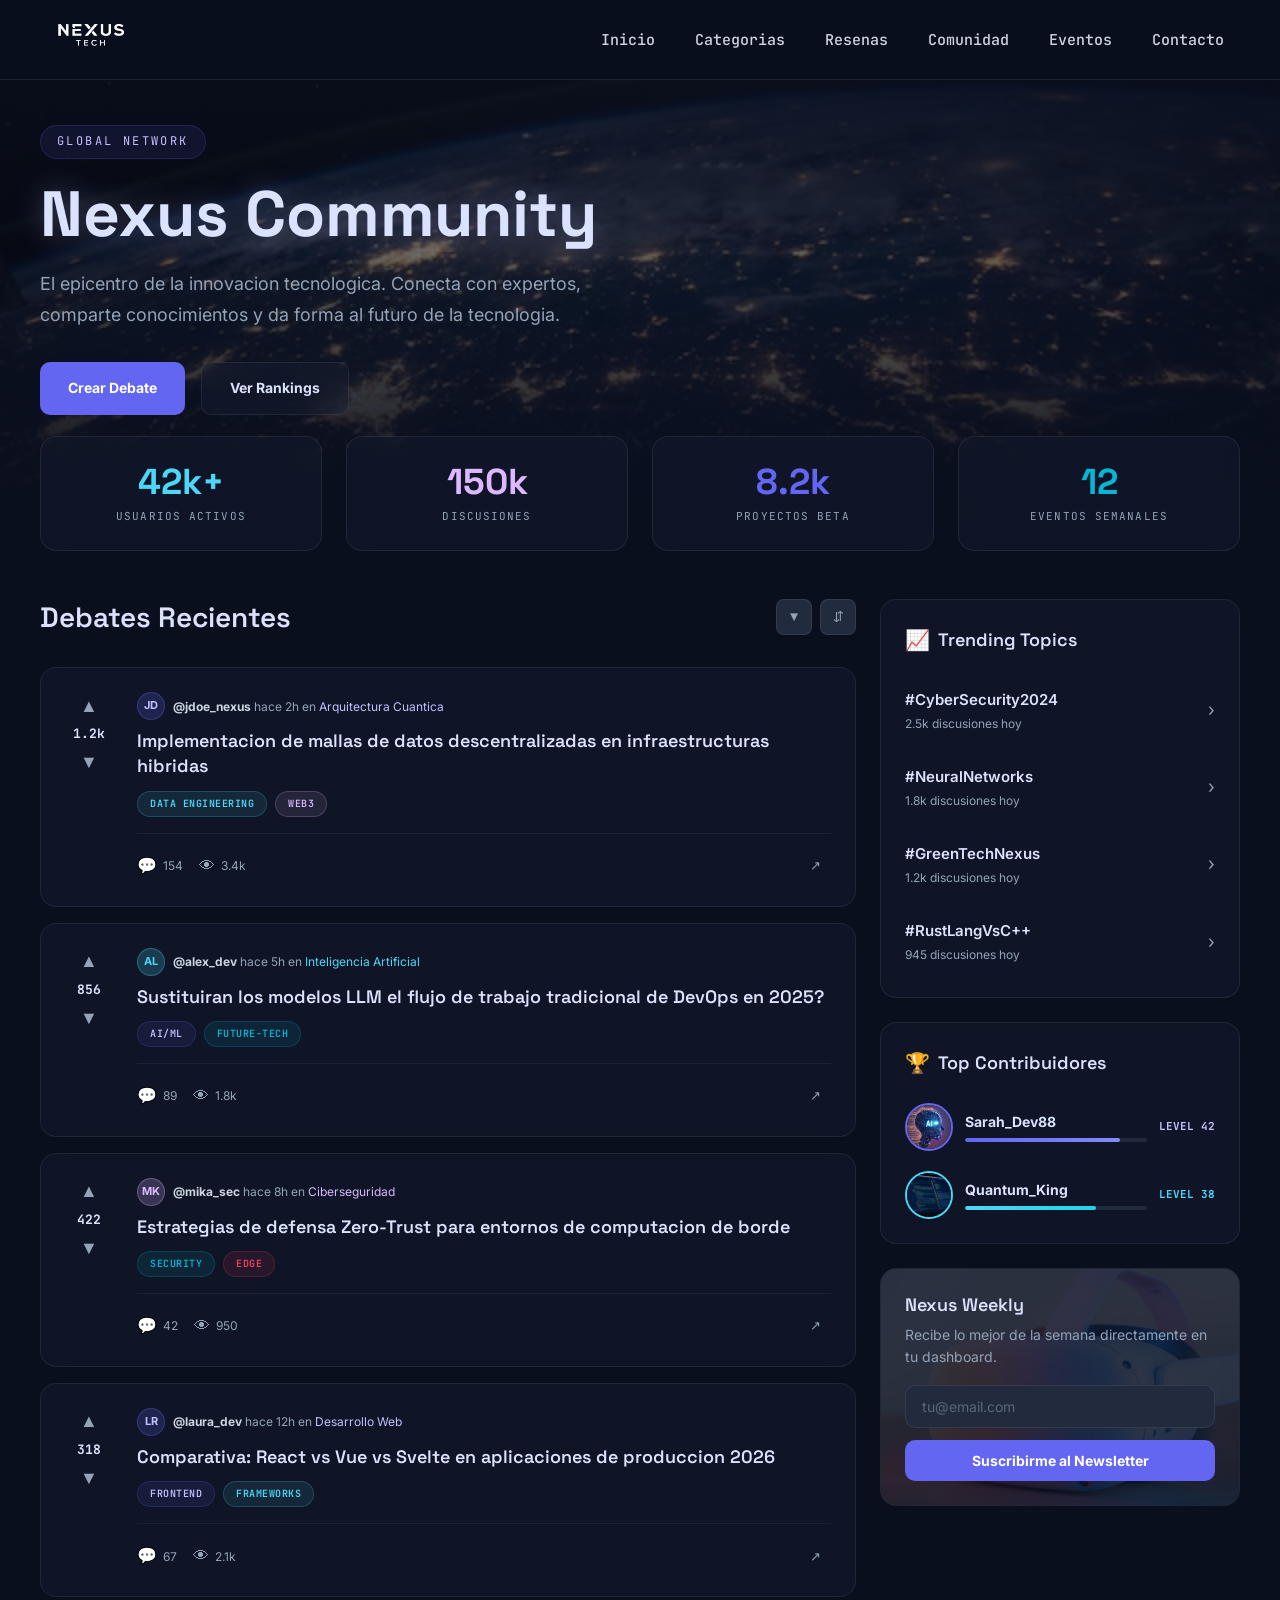
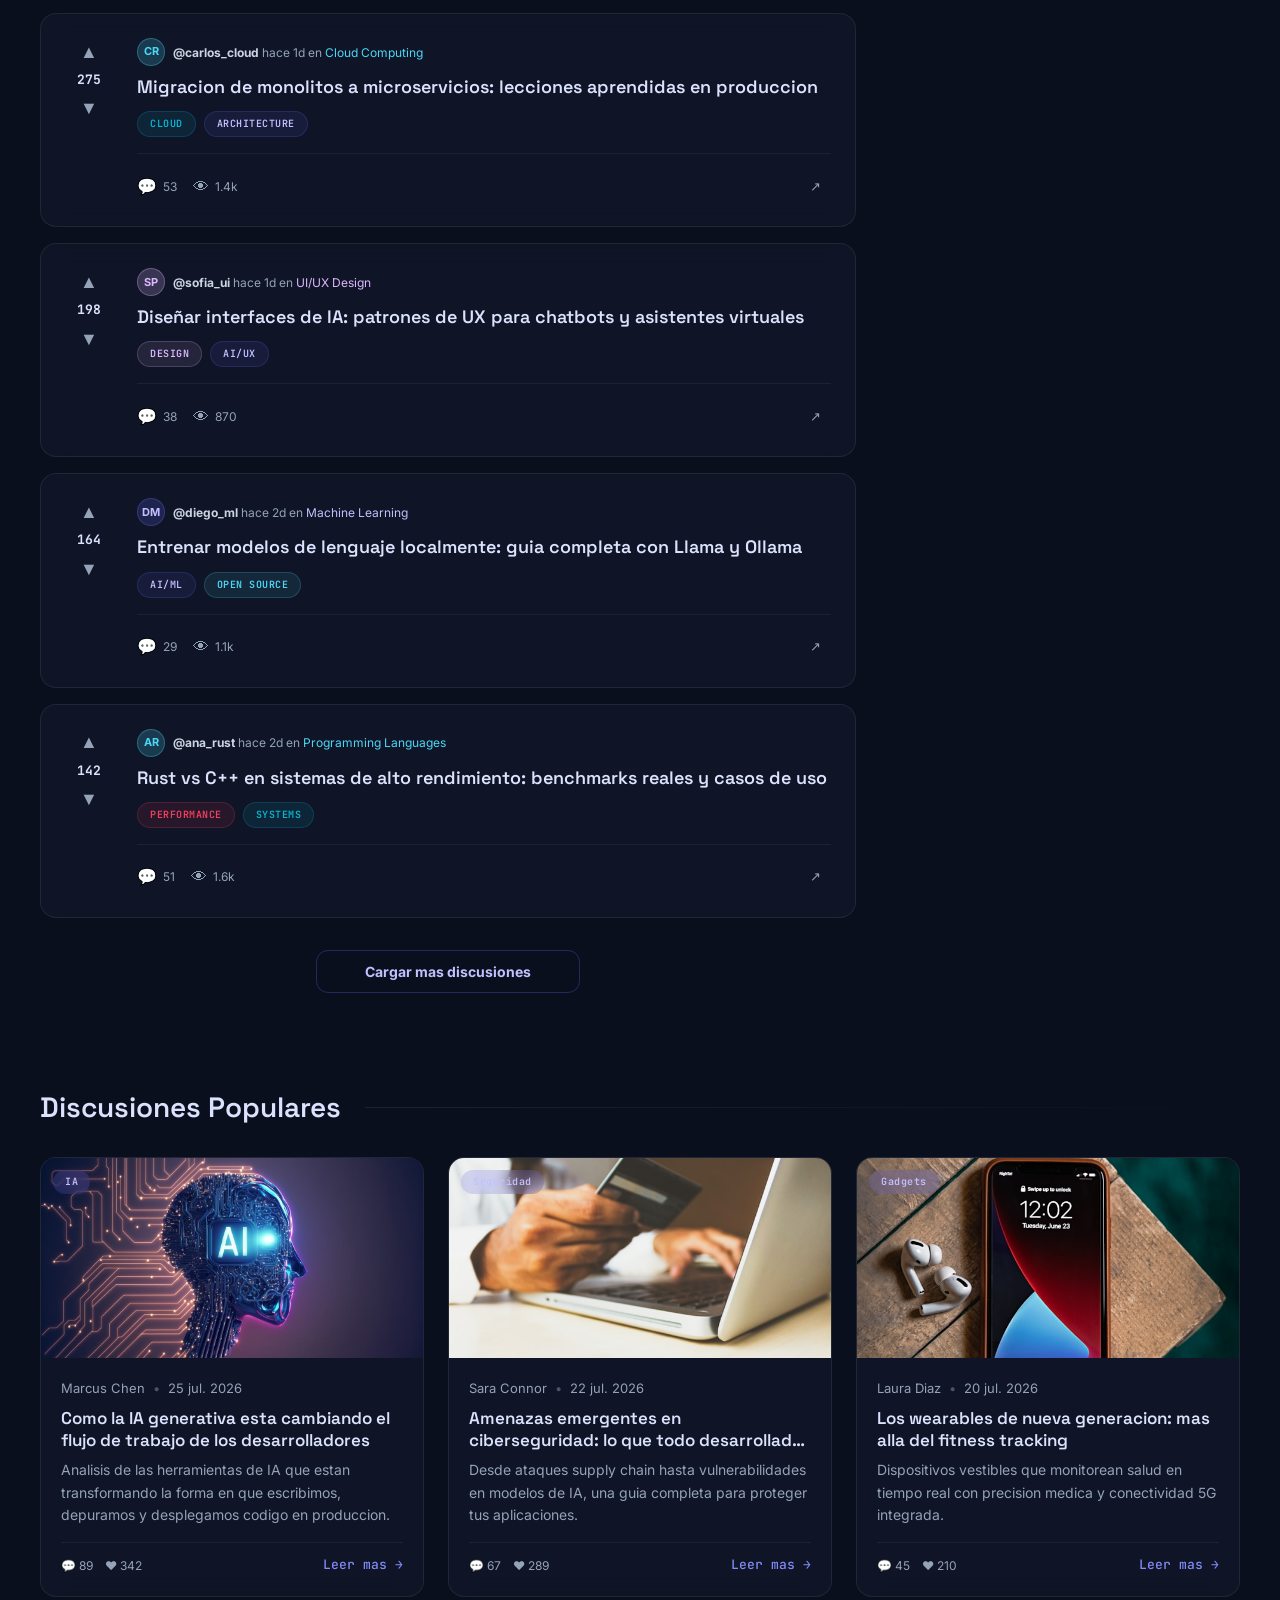
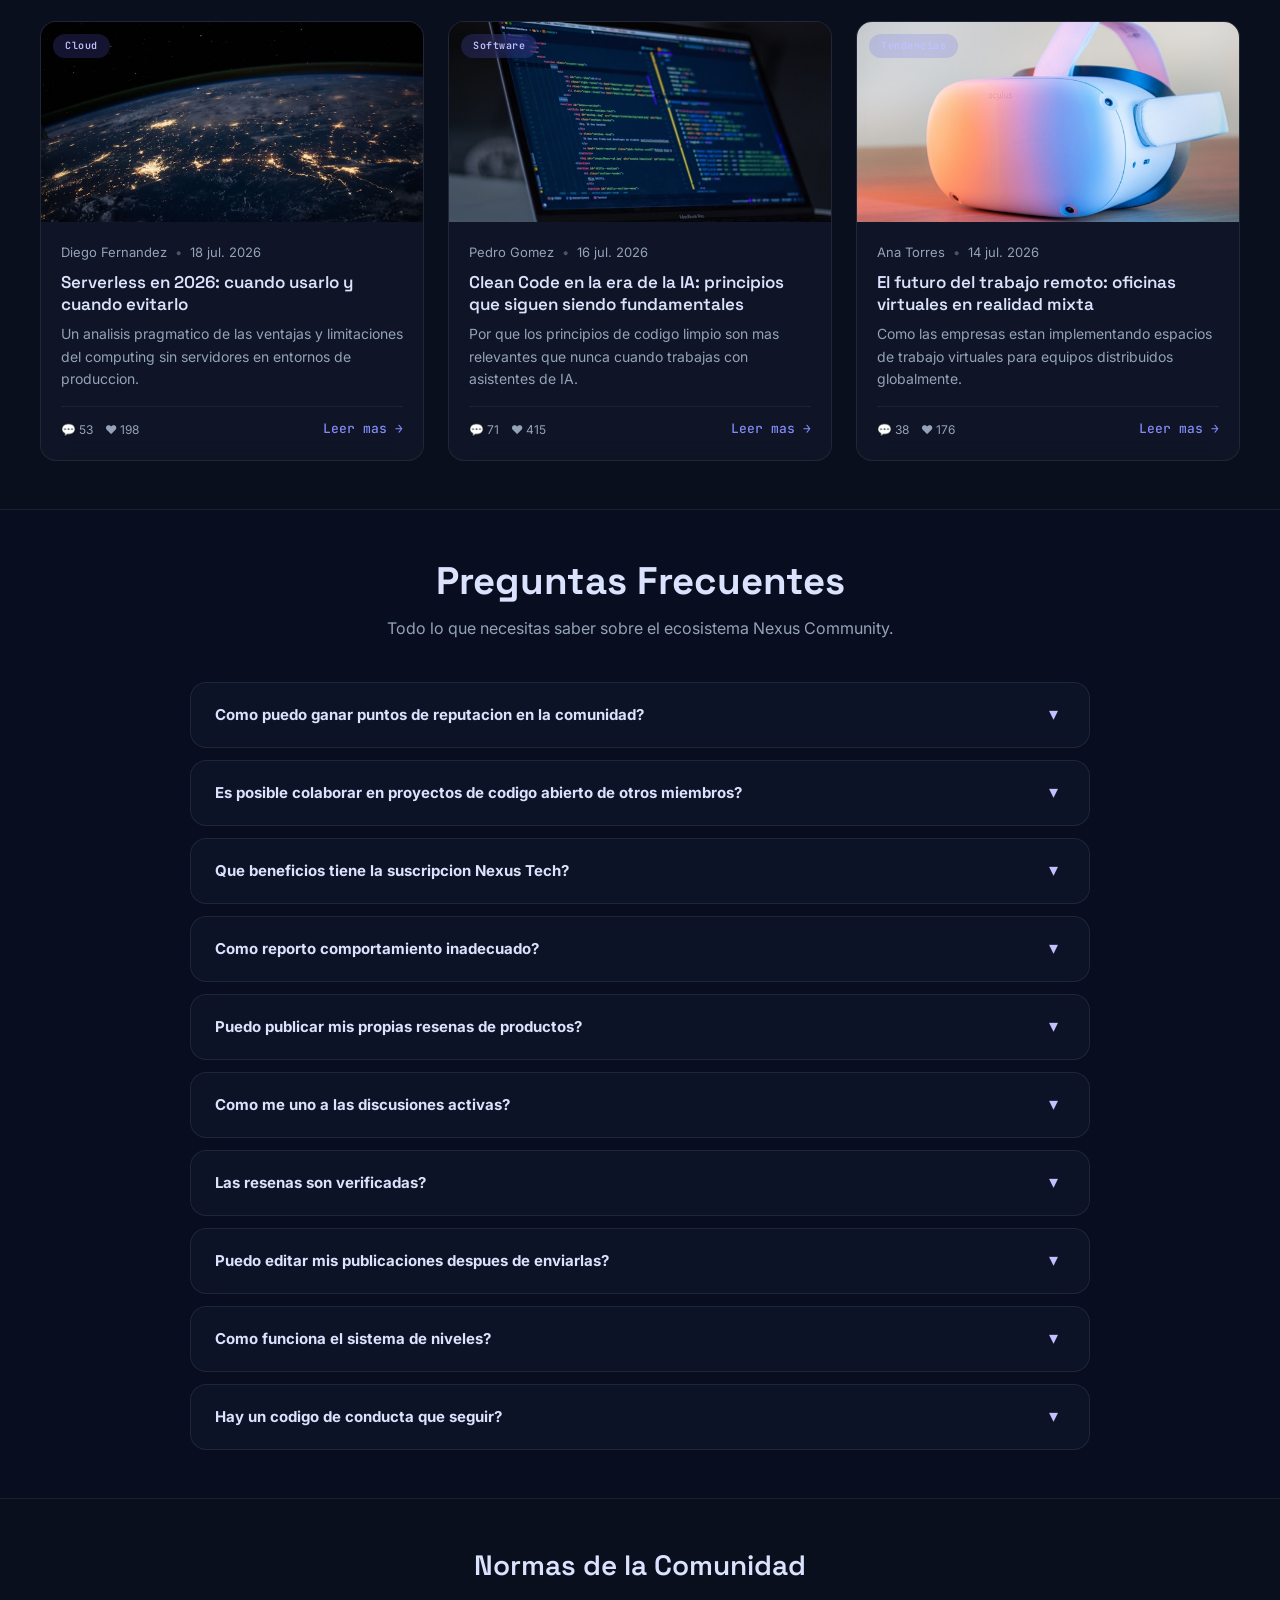
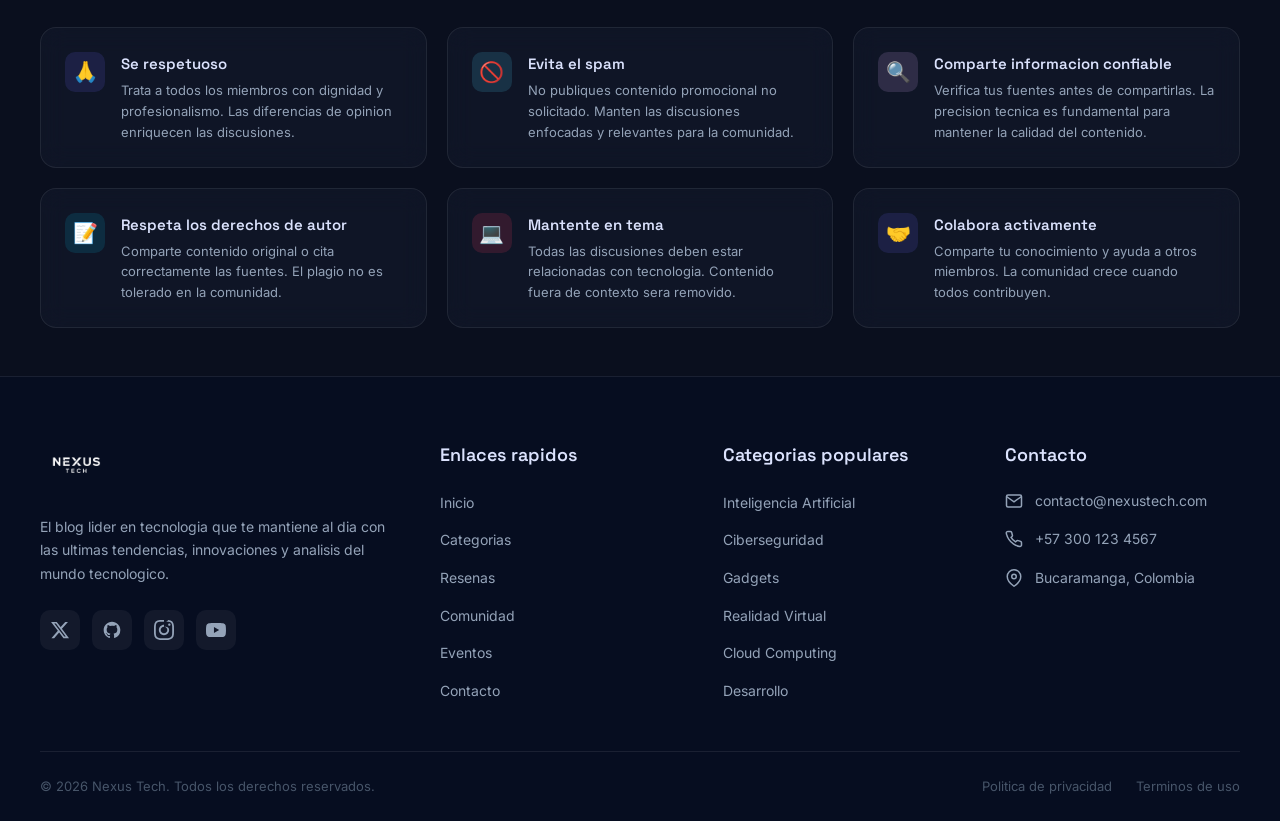
<file: pages/comunidad.html>
<!DOCTYPE html>
<html lang="es">
<head>
    <meta charset="UTF-8">
    <meta name="viewport" content="width=device-width, initial-scale=1.0">
    <title>Comunidad | Nexus Tech</title>
    <link rel="preconnect" href="https://fonts.googleapis.com">
    <link rel="preconnect" href="https://fonts.gstatic.com" crossorigin>
    <link href="https://fonts.googleapis.com/css2?family=Inter:wght@400;500;600;700&family=JetBrains+Mono:wght@400;500;600&family=Space+Grotesk:wght@400;500;600;700&display=swap" rel="stylesheet">
    <link rel="stylesheet" href="../assets/css/main.css">
    <link rel="stylesheet" href="../assets/css/layout.css">
    <link rel="stylesheet" href="../assets/css/components.css">
    <link rel="stylesheet" href="../assets/css/responsive.css">
    <link rel="stylesheet" href="../assets/css/community.css">
</head>
<body>
    <input type="checkbox" id="nav-toggle" class="cat-nav-toggle">
    <header class="cat-header">
        <div class="cat-header-container">
            <div class="cat-logo">
                <a href="../index.html"><img src="../assets/img/logo-sin-fondo.png" alt="Nexus Tech"></a>
            </div>
            <label for="nav-toggle" class="cat-hamburger" aria-label="Menu">
                <span></span>
                <span></span>
                <span></span>
            </label>
        </div>
    </header>
    <nav class="cat-nav">
        <ul class="cat-nav-list">
            <li><a href="../index.html" class="cat-nav-link">Inicio</a></li>
            <li><a href="categorias.html" class="cat-nav-link">Categorias</a></li>
            <li><a href="resenas.html" class="cat-nav-link">Resenas</a></li>
            <li><a href="comunidad.html" class="cat-nav-link">Comunidad</a></li>
            <li><a href="eventos.html" class="cat-nav-link">Eventos</a></li>
            <li><a href="contacto.html" class="cat-nav-link">Contacto</a></li>
        </ul>
    </nav>

    <!-- ==========================================
         HERO
         ========================================== -->
    <section class="cm-hero">
        <div class="cm-hero-bg">
            <img src="../assets/img/cloud.jpeg" alt="Comunidad tecnologica">
        </div>
        <div class="cm-hero-content">
            <div class="cm-hero-inner">
                <span class="cm-hero-label">Global Network</span>
                <h1 class="cm-hero-title">Nexus Community</h1>
                <p class="cm-hero-desc">El epicentro de la innovacion tecnologica. Conecta con expertos, comparte conocimientos y da forma al futuro de la tecnologia.</p>
                <div class="cm-hero-actions">
                    <a href="#" class="cm-btn-primary">Crear Debate</a>
                    <a href="#" class="cm-btn-secondary">Ver Rankings</a>
                </div>
            </div>
        </div>
    </section>

    <!-- ==========================================
         COMMUNITY STATS
         ========================================== -->
    <section class="cm-stats">
        <div class="cm-stats-grid">
            <div class="cm-stat-card">
                <span class="cm-stat-number cm-stat-number-secondary">42k+</span>
                <span class="cm-stat-label">Usuarios Activos</span>
            </div>
            <div class="cm-stat-card">
                <span class="cm-stat-number cm-stat-number-tertiary">150k</span>
                <span class="cm-stat-label">Discusiones</span>
            </div>
            <div class="cm-stat-card">
                <span class="cm-stat-number cm-stat-number-primary">8.2k</span>
                <span class="cm-stat-label">Proyectos Beta</span>
            </div>
            <div class="cm-stat-card">
                <span class="cm-stat-number cm-stat-number-cyan">12</span>
                <span class="cm-stat-label">Eventos Semanales</span>
            </div>
        </div>
    </section>

    <!-- ==========================================
         DEBATES RECIENTES
         ========================================== -->
    <div class="cm-layout">
        <main>
            <div class="cm-section-header">
                <h2 class="cm-section-title">Debates Recientes</h2>
                <div class="cm-section-actions">
                    <button class="cm-filter-btn">&#9660;</button>
                    <button class="cm-filter-btn">&#8693;</button>
                </div>
            </div>

            <div class="cm-forum-list">

                <!-- Topic 1 -->
                <article class="cm-topic-card">
                    <div class="cm-vote">
                        <button class="cm-vote-btn">&#9650;</button>
                        <span class="cm-vote-count">1.2k</span>
                        <button class="cm-vote-btn">&#9660;</button>
                    </div>
                    <div class="cm-topic-body">
                        <div class="cm-topic-user">
                            <span class="cm-topic-avatar cm-avatar-primary">JD</span>
                            <span class="cm-topic-meta"><strong>@jdoe_nexus</strong> hace 2h en <span class="cm-highlight-primary">Arquitectura Cuantica</span></span>
                        </div>
                        <h3 class="cm-topic-title"><label for="cm-modal-t1">Implementacion de mallas de datos descentralizadas en infraestructuras hibridas</label></h3>
                        <div class="cm-topic-tags">
                            <span class="cm-tag cm-tag-secondary">Data Engineering</span>
                            <span class="cm-tag cm-tag-tertiary">Web3</span>
                        </div>
                        <div class="cm-topic-footer">
                            <div class="cm-topic-stats">
                                <span class="cm-topic-stat"><span class="cm-topic-stat-icon">&#128172;</span> 154</span>
                                <span class="cm-topic-stat"><span class="cm-topic-stat-icon">&#128065;</span> 3.4k</span>
                            </div>
                            <button class="cm-topic-share">&#8599;</button>
                        </div>
                    </div>
                </article>

                <!-- Topic 2 -->
                <article class="cm-topic-card">
                    <div class="cm-vote">
                        <button class="cm-vote-btn">&#9650;</button>
                        <span class="cm-vote-count">856</span>
                        <button class="cm-vote-btn">&#9660;</button>
                    </div>
                    <div class="cm-topic-body">
                        <div class="cm-topic-user">
                            <span class="cm-topic-avatar cm-avatar-secondary">AL</span>
                            <span class="cm-topic-meta"><strong>@alex_dev</strong> hace 5h en <span class="cm-highlight-secondary">Inteligencia Artificial</span></span>
                        </div>
                        <h3 class="cm-topic-title"><label for="cm-modal-t2">Sustituiran los modelos LLM el flujo de trabajo tradicional de DevOps en 2025?</label></h3>
                        <div class="cm-topic-tags">
                            <span class="cm-tag cm-tag-primary">AI/ML</span>
                            <span class="cm-tag cm-tag-cyan">Future-Tech</span>
                        </div>
                        <div class="cm-topic-footer">
                            <div class="cm-topic-stats">
                                <span class="cm-topic-stat"><span class="cm-topic-stat-icon">&#128172;</span> 89</span>
                                <span class="cm-topic-stat"><span class="cm-topic-stat-icon">&#128065;</span> 1.8k</span>
                            </div>
                            <button class="cm-topic-share">&#8599;</button>
                        </div>
                    </div>
                </article>

                <!-- Topic 3 -->
                <article class="cm-topic-card">
                    <div class="cm-vote">
                        <button class="cm-vote-btn">&#9650;</button>
                        <span class="cm-vote-count">422</span>
                        <button class="cm-vote-btn">&#9660;</button>
                    </div>
                    <div class="cm-topic-body">
                        <div class="cm-topic-user">
                            <span class="cm-topic-avatar cm-avatar-tertiary">MK</span>
                            <span class="cm-topic-meta"><strong>@mika_sec</strong> hace 8h en <span class="cm-highlight-tertiary">Ciberseguridad</span></span>
                        </div>
                        <h3 class="cm-topic-title"><label for="cm-modal-t3">Estrategias de defensa Zero-Trust para entornos de computacion de borde</label></h3>
                        <div class="cm-topic-tags">
                            <span class="cm-tag cm-tag-cyan">Security</span>
                            <span class="cm-tag cm-tag-rose">Edge</span>
                        </div>
                        <div class="cm-topic-footer">
                            <div class="cm-topic-stats">
                                <span class="cm-topic-stat"><span class="cm-topic-stat-icon">&#128172;</span> 42</span>
                                <span class="cm-topic-stat"><span class="cm-topic-stat-icon">&#128065;</span> 950</span>
                            </div>
                            <button class="cm-topic-share">&#8599;</button>
                        </div>
                    </div>
                </article>

                <!-- Topic 4 -->
                <article class="cm-topic-card">
                    <div class="cm-vote">
                        <button class="cm-vote-btn">&#9650;</button>
                        <span class="cm-vote-count">318</span>
                        <button class="cm-vote-btn">&#9660;</button>
                    </div>
                    <div class="cm-topic-body">
                        <div class="cm-topic-user">
                            <span class="cm-topic-avatar cm-avatar-primary">LR</span>
                            <span class="cm-topic-meta"><strong>@laura_dev</strong> hace 12h en <span class="cm-highlight-primary">Desarrollo Web</span></span>
                        </div>
                        <h3 class="cm-topic-title"><label for="cm-modal-t4">Comparativa: React vs Vue vs Svelte en aplicaciones de produccion 2026</label></h3>
                        <div class="cm-topic-tags">
                            <span class="cm-tag cm-tag-primary">Frontend</span>
                            <span class="cm-tag cm-tag-secondary">Frameworks</span>
                        </div>
                        <div class="cm-topic-footer">
                            <div class="cm-topic-stats">
                                <span class="cm-topic-stat"><span class="cm-topic-stat-icon">&#128172;</span> 67</span>
                                <span class="cm-topic-stat"><span class="cm-topic-stat-icon">&#128065;</span> 2.1k</span>
                            </div>
                            <button class="cm-topic-share">&#8599;</button>
                        </div>
                    </div>
                </article>

                <!-- Topic 5 -->
                <article class="cm-topic-card">
                    <div class="cm-vote">
                        <button class="cm-vote-btn">&#9650;</button>
                        <span class="cm-vote-count">275</span>
                        <button class="cm-vote-btn">&#9660;</button>
                    </div>
                    <div class="cm-topic-body">
                        <div class="cm-topic-user">
                            <span class="cm-topic-avatar cm-avatar-secondary">CR</span>
                            <span class="cm-topic-meta"><strong>@carlos_cloud</strong> hace 1d en <span class="cm-highlight-secondary">Cloud Computing</span></span>
                        </div>
                        <h3 class="cm-topic-title"><label for="cm-modal-t5">Migracion de monolitos a microservicios: lecciones aprendidas en produccion</label></h3>
                        <div class="cm-topic-tags">
                            <span class="cm-tag cm-tag-cyan">Cloud</span>
                            <span class="cm-tag cm-tag-primary">Architecture</span>
                        </div>
                        <div class="cm-topic-footer">
                            <div class="cm-topic-stats">
                                <span class="cm-topic-stat"><span class="cm-topic-stat-icon">&#128172;</span> 53</span>
                                <span class="cm-topic-stat"><span class="cm-topic-stat-icon">&#128065;</span> 1.4k</span>
                            </div>
                            <button class="cm-topic-share">&#8599;</button>
                        </div>
                    </div>
                </article>

                <!-- Topic 6 -->
                <article class="cm-topic-card">
                    <div class="cm-vote">
                        <button class="cm-vote-btn">&#9650;</button>
                        <span class="cm-vote-count">198</span>
                        <button class="cm-vote-btn">&#9660;</button>
                    </div>
                    <div class="cm-topic-body">
                        <div class="cm-topic-user">
                            <span class="cm-topic-avatar cm-avatar-tertiary">SP</span>
                            <span class="cm-topic-meta"><strong>@sofia_ui</strong> hace 1d en <span class="cm-highlight-tertiary">UI/UX Design</span></span>
                        </div>
                        <h3 class="cm-topic-title"><label for="cm-modal-t6">Diseñar interfaces de IA: patrones de UX para chatbots y asistentes virtuales</label></h3>
                        <div class="cm-topic-tags">
                            <span class="cm-tag cm-tag-tertiary">Design</span>
                            <span class="cm-tag cm-tag-primary">AI/UX</span>
                        </div>
                        <div class="cm-topic-footer">
                            <div class="cm-topic-stats">
                                <span class="cm-topic-stat"><span class="cm-topic-stat-icon">&#128172;</span> 38</span>
                                <span class="cm-topic-stat"><span class="cm-topic-stat-icon">&#128065;</span> 870</span>
                            </div>
                            <button class="cm-topic-share">&#8599;</button>
                        </div>
                    </div>
                </article>

                <!-- Topic 7 -->
                <article class="cm-topic-card">
                    <div class="cm-vote">
                        <button class="cm-vote-btn">&#9650;</button>
                        <span class="cm-vote-count">164</span>
                        <button class="cm-vote-btn">&#9660;</button>
                    </div>
                    <div class="cm-topic-body">
                        <div class="cm-topic-user">
                            <span class="cm-topic-avatar cm-avatar-primary">DM</span>
                            <span class="cm-topic-meta"><strong>@diego_ml</strong> hace 2d en <span class="cm-highlight-primary">Machine Learning</span></span>
                        </div>
                        <h3 class="cm-topic-title"><label for="cm-modal-t7">Entrenar modelos de lenguaje localmente: guia completa con Llama y Ollama</label></h3>
                        <div class="cm-topic-tags">
                            <span class="cm-tag cm-tag-primary">AI/ML</span>
                            <span class="cm-tag cm-tag-secondary">Open Source</span>
                        </div>
                        <div class="cm-topic-footer">
                            <div class="cm-topic-stats">
                                <span class="cm-topic-stat"><span class="cm-topic-stat-icon">&#128172;</span> 29</span>
                                <span class="cm-topic-stat"><span class="cm-topic-stat-icon">&#128065;</span> 1.1k</span>
                            </div>
                            <button class="cm-topic-share">&#8599;</button>
                        </div>
                    </div>
                </article>

                <!-- Topic 8 -->
                <article class="cm-topic-card">
                    <div class="cm-vote">
                        <button class="cm-vote-btn">&#9650;</button>
                        <span class="cm-vote-count">142</span>
                        <button class="cm-vote-btn">&#9660;</button>
                    </div>
                    <div class="cm-topic-body">
                        <div class="cm-topic-user">
                            <span class="cm-topic-avatar cm-avatar-secondary">AR</span>
                            <span class="cm-topic-meta"><strong>@ana_rust</strong> hace 2d en <span class="cm-highlight-secondary">Programming Languages</span></span>
                        </div>
                        <h3 class="cm-topic-title"><label for="cm-modal-t8">Rust vs C++ en sistemas de alto rendimiento: benchmarks reales y casos de uso</label></h3>
                        <div class="cm-topic-tags">
                            <span class="cm-tag cm-tag-rose">Performance</span>
                            <span class="cm-tag cm-tag-cyan">Systems</span>
                        </div>
                        <div class="cm-topic-footer">
                            <div class="cm-topic-stats">
                                <span class="cm-topic-stat"><span class="cm-topic-stat-icon">&#128172;</span> 51</span>
                                <span class="cm-topic-stat"><span class="cm-topic-stat-icon">&#128065;</span> 1.6k</span>
                            </div>
                            <button class="cm-topic-share">&#8599;</button>
                        </div>
                    </div>
                </article>

            </div>

            <div class="cm-load-more">
                <button class="cm-load-more-btn">Cargar mas discusiones</button>
            </div>
        </main>

        <!-- ==========================================
             SIDEBAR
             ========================================== -->
        <aside class="cm-sidebar">

            <!-- Trending Topics -->
            <div class="cm-trending-card">
                <div class="cm-trending-header">
                    <span class="cm-trending-icon">&#128200;</span>
                    <h3 class="cm-trending-title">Trending Topics</h3>
                </div>
                <ul class="cm-trending-list">
                    <li class="cm-trending-item">
                        <div>
                            <p class="cm-trending-name">#CyberSecurity2024</p>
                            <p class="cm-trending-count">2.5k discusiones hoy</p>
                        </div>
                        <span class="cm-trending-arrow">&#8250;</span>
                    </li>
                    <li class="cm-trending-item">
                        <div>
                            <p class="cm-trending-name">#NeuralNetworks</p>
                            <p class="cm-trending-count">1.8k discusiones hoy</p>
                        </div>
                        <span class="cm-trending-arrow">&#8250;</span>
                    </li>
                    <li class="cm-trending-item">
                        <div>
                            <p class="cm-trending-name">#GreenTechNexus</p>
                            <p class="cm-trending-count">1.2k discusiones hoy</p>
                        </div>
                        <span class="cm-trending-arrow">&#8250;</span>
                    </li>
                    <li class="cm-trending-item">
                        <div>
                            <p class="cm-trending-name">#RustLangVsC++</p>
                            <p class="cm-trending-count">945 discusiones hoy</p>
                        </div>
                        <span class="cm-trending-arrow">&#8250;</span>
                    </li>
                </ul>
            </div>

            <!-- Top Contributors -->
            <div class="cm-contributors-card">
                <div class="cm-contributors-header">
                    <span class="cm-contributors-icon">&#127942;</span>
                    <h3 class="cm-trending-title">Top Contribuidores</h3>
                </div>
                <div class="cm-contributors-list">
                    <div class="cm-contributor">
                        <div class="cm-contributor-avatar">
                            <img src="../assets/img/ia.jpg" alt="Sarah_Dev88">
                        </div>
                        <div class="cm-contributor-info">
                            <p class="cm-contributor-name">Sarah_Dev88</p>
                            <div class="cm-contributor-bar">
                                <div class="cm-contributor-fill cm-fill-primary" style="width: 85%"></div>
                            </div>
                        </div>
                        <span class="cm-contributor-level cm-level-primary">LEVEL 42</span>
                    </div>
                    <div class="cm-contributor">
                        <div class="cm-contributor-avatar cm-contributor-avatar-border-secondary">
                            <img src="../assets/img/programacion.jpeg" alt="Quantum_King">
                        </div>
                        <div class="cm-contributor-info">
                            <p class="cm-contributor-name">Quantum_King</p>
                            <div class="cm-contributor-bar">
                                <div class="cm-contributor-fill cm-fill-secondary" style="width: 72%"></div>
                            </div>
                        </div>
                        <span class="cm-contributor-level cm-level-secondary">LEVEL 38</span>
                    </div>
                </div>
            </div>

            <!-- Newsletter -->
            <div class="cm-newsletter-card">
                <div class="cm-newsletter-bg">
                    <img src="../assets/img/realidad-virtual.jpeg" alt="Newsletter background">
                </div>
                <div class="cm-newsletter-content">
                    <h3 class="cm-newsletter-title">Nexus Weekly</h3>
                    <p class="cm-newsletter-desc">Recibe lo mejor de la semana directamente en tu dashboard.</p>
                    <input class="cm-newsletter-input" type="email" placeholder="tu@email.com">
                    <button class="cm-newsletter-btn">Suscribirme al Newsletter</button>
                </div>
            </div>

        </aside>
    </div>

    <!-- ==========================================
         POPULAR DISCUSSIONS
         ========================================== -->
    <section class="cm-section">
        <div class="cm-section-header">
            <h2 class="cm-section-title">Discusiones Populares</h2>
            <div class="cm-section-line"></div>
        </div>
        <div class="cm-popular-grid">

            <!-- Popular 1 -->
            <article class="cm-popular-card">
                <div class="cm-popular-img">
                    <img src="../assets/img/ia.jpg" alt="IA en desarrollo">
                    <span class="cm-popular-badge">IA</span>
                </div>
                <div class="cm-popular-body">
                    <div class="cm-popular-meta">
                        <span>Marcus Chen</span>
                        <span class="cm-popular-dot">&bull;</span>
                        <span>25 jul. 2026</span>
                    </div>
                    <h3 class="cm-popular-title">Como la IA generativa esta cambiando el flujo de trabajo de los desarrolladores</h3>
                    <p class="cm-popular-excerpt">Analisis de las herramientas de IA que estan transformando la forma en que escribimos, depuramos y desplegamos codigo en produccion.</p>
                    <div class="cm-popular-footer">
                        <div class="cm-popular-stats">
                            <span class="cm-popular-stat">&#128172; 89</span>
                            <span class="cm-popular-stat">&#10084; 342</span>
                        </div>
                        <label for="cm-modal-p1" class="cm-popular-link">Leer mas &rarr;</label>
                    </div>
                </div>
            </article>

            <!-- Popular 2 -->
            <article class="cm-popular-card">
                <div class="cm-popular-img">
                    <img src="../assets/img/ciberseguridad.jpeg" alt="Ciberseguridad">
                    <span class="cm-popular-badge">Seguridad</span>
                </div>
                <div class="cm-popular-body">
                    <div class="cm-popular-meta">
                        <span>Sara Connor</span>
                        <span class="cm-popular-dot">&bull;</span>
                        <span>22 jul. 2026</span>
                    </div>
                    <h3 class="cm-popular-title">Amenazas emergentes en ciberseguridad: lo que todo desarrollador debe saber</h3>
                    <p class="cm-popular-excerpt">Desde ataques supply chain hasta vulnerabilidades en modelos de IA, una guia completa para proteger tus aplicaciones.</p>
                    <div class="cm-popular-footer">
                        <div class="cm-popular-stats">
                            <span class="cm-popular-stat">&#128172; 67</span>
                            <span class="cm-popular-stat">&#10084; 289</span>
                        </div>
                        <label for="cm-modal-p2" class="cm-popular-link">Leer mas &rarr;</label>
                    </div>
                </div>
            </article>

            <!-- Popular 3 -->
            <article class="cm-popular-card">
                <div class="cm-popular-img">
                    <img src="../assets/img/gaget.jpeg" alt="Gadgets">
                    <span class="cm-popular-badge">Gadgets</span>
                </div>
                <div class="cm-popular-body">
                    <div class="cm-popular-meta">
                        <span>Laura Diaz</span>
                        <span class="cm-popular-dot">&bull;</span>
                        <span>20 jul. 2026</span>
                    </div>
                    <h3 class="cm-popular-title">Los wearables de nueva generacion: mas alla del fitness tracking</h3>
                    <p class="cm-popular-excerpt">Dispositivos vestibles que monitorean salud en tiempo real con precision medica y conectividad 5G integrada.</p>
                    <div class="cm-popular-footer">
                        <div class="cm-popular-stats">
                            <span class="cm-popular-stat">&#128172; 45</span>
                            <span class="cm-popular-stat">&#10084; 210</span>
                        </div>
                        <label for="cm-modal-p3" class="cm-popular-link">Leer mas &rarr;</label>
                    </div>
                </div>
            </article>

            <!-- Popular 4 -->
            <article class="cm-popular-card">
                <div class="cm-popular-img">
                    <img src="../assets/img/cloud.jpeg" alt="Cloud Computing">
                    <span class="cm-popular-badge">Cloud</span>
                </div>
                <div class="cm-popular-body">
                    <div class="cm-popular-meta">
                        <span>Diego Fernandez</span>
                        <span class="cm-popular-dot">&bull;</span>
                        <span>18 jul. 2026</span>
                    </div>
                    <h3 class="cm-popular-title">Serverless en 2026: cuando usarlo y cuando evitarlo</h3>
                    <p class="cm-popular-excerpt">Un analisis pragmatico de las ventajas y limitaciones del computing sin servidores en entornos de produccion.</p>
                    <div class="cm-popular-footer">
                        <div class="cm-popular-stats">
                            <span class="cm-popular-stat">&#128172; 53</span>
                            <span class="cm-popular-stat">&#10084; 198</span>
                        </div>
                        <label for="cm-modal-p4" class="cm-popular-link">Leer mas &rarr;</label>
                    </div>
                </div>
            </article>

            <!-- Popular 5 -->
            <article class="cm-popular-card">
                <div class="cm-popular-img">
                    <img src="../assets/img/programacion.jpeg" alt="Programacion">
                    <span class="cm-popular-badge">Software</span>
                </div>
                <div class="cm-popular-body">
                    <div class="cm-popular-meta">
                        <span>Pedro Gomez</span>
                        <span class="cm-popular-dot">&bull;</span>
                        <span>16 jul. 2026</span>
                    </div>
                    <h3 class="cm-popular-title">Clean Code en la era de la IA: principios que siguen siendo fundamentales</h3>
                    <p class="cm-popular-excerpt">Por que los principios de codigo limpio son mas relevantes que nunca cuando trabajas con asistentes de IA.</p>
                    <div class="cm-popular-footer">
                        <div class="cm-popular-stats">
                            <span class="cm-popular-stat">&#128172; 71</span>
                            <span class="cm-popular-stat">&#10084; 415</span>
                        </div>
                        <label for="cm-modal-p5" class="cm-popular-link">Leer mas &rarr;</label>
                    </div>
                </div>
            </article>

            <!-- Popular 6 -->
            <article class="cm-popular-card">
                <div class="cm-popular-img">
                    <img src="../assets/img/realidad-virtual.jpeg" alt="Realidad Virtual">
                    <span class="cm-popular-badge">Tendencias</span>
                </div>
                <div class="cm-popular-body">
                    <div class="cm-popular-meta">
                        <span>Ana Torres</span>
                        <span class="cm-popular-dot">&bull;</span>
                        <span>14 jul. 2026</span>
                    </div>
                    <h3 class="cm-popular-title">El futuro del trabajo remoto: oficinas virtuales en realidad mixta</h3>
                    <p class="cm-popular-excerpt">Como las empresas estan implementando espacios de trabajo virtuales para equipos distribuidos globalmente.</p>
                    <div class="cm-popular-footer">
                        <div class="cm-popular-stats">
                            <span class="cm-popular-stat">&#128172; 38</span>
                            <span class="cm-popular-stat">&#10084; 176</span>
                        </div>
                        <label for="cm-modal-p6" class="cm-popular-link">Leer mas &rarr;</label>
                    </div>
                </div>
            </article>

        </div>
    </section>

    <!-- ==========================================
         FAQ
         ========================================== -->
    <section class="cm-faq-section">
        <div class="cm-faq-container">
            <div class="cm-faq-header">
                <h2 class="cm-faq-title">Preguntas Frecuentes</h2>
                <p class="cm-faq-desc">Todo lo que necesitas saber sobre el ecosistema Nexus Community.</p>
            </div>
            <div class="cm-faq-list">

                <div class="cm-faq-item">
                    <input type="checkbox" id="cm-faq-1" class="cm-faq-toggle">
                    <label for="cm-faq-1" class="cm-faq-question">
                        <span class="cm-faq-q-text">Como puedo ganar puntos de reputacion en la comunidad?</span>
                        <span class="cm-faq-arrow">&#9662;</span>
                    </label>
                    <div class="cm-faq-answer">
                        La reputacion se gana mediante contribuciones valiosas: respondiendo dudas tecnicas, publicando articulos originales o recibiendo votos positivos en tus comentarios. Los niveles desbloquean acceso a betas exclusivas y eventos privados.
                    </div>
                </div>

                <div class="cm-faq-item">
                    <input type="checkbox" id="cm-faq-2" class="cm-faq-toggle">
                    <label for="cm-faq-2" class="cm-faq-question">
                        <span class="cm-faq-q-text">Es posible colaborar en proyectos de codigo abierto de otros miembros?</span>
                        <span class="cm-faq-arrow">&#9662;</span>
                    </label>
                    <div class="cm-faq-answer">
                        Contamos con una seccion dedicada a Proyectos Beta donde los miembros publican sus repositorios de GitHub buscando colaboradores. Nexus Tech ofrece infraestructura de pruebas gratuita para los proyectos mas votados.
                    </div>
                </div>

                <div class="cm-faq-item">
                    <input type="checkbox" id="cm-faq-3" class="cm-faq-toggle">
                    <label for="cm-faq-3" class="cm-faq-question">
                        <span class="cm-faq-q-text">Que beneficios tiene la suscripcion Nexus Tech?</span>
                        <span class="cm-faq-arrow">&#9662;</span>
                    </label>
                    <div class="cm-faq-answer">
                        Los suscriptores obtienen insignias de perfil unicas, navegacion sin anuncios, reportes de tendencias mensuales detallados y acceso prioritario a las conferencias anuales Nexus Summit.
                    </div>
                </div>

                <div class="cm-faq-item">
                    <input type="checkbox" id="cm-faq-4" class="cm-faq-toggle">
                    <label for="cm-faq-4" class="cm-faq-question">
                        <span class="cm-faq-q-text">Como reporto comportamiento inadecuado?</span>
                        <span class="cm-faq-arrow">&#9662;</span>
                    </label>
                    <div class="cm-faq-answer">
                        La seguridad es nuestra prioridad. Cada publicacion y comentario tiene un boton de Reportar. Nuestro equipo de moderadores humanos y algoritmos de IA revisan las denuncias en menos de 2 horas.
                    </div>
                </div>

                <div class="cm-faq-item">
                    <input type="checkbox" id="cm-faq-5" class="cm-faq-toggle">
                    <label for="cm-faq-5" class="cm-faq-question">
                        <span class="cm-faq-q-text">Puedo publicar mis propias resenas de productos?</span>
                        <span class="cm-faq-arrow">&#9662;</span>
                    </label>
                    <div class="cm-faq-answer">
                        Cualquier miembro con nivel 5 o superior puede enviar resenas. Las resenas pasan por un proceso de revision para garantizar que cumplan con nuestros estandares de calidad y objetividad.
                    </div>
                </div>

                <div class="cm-faq-item">
                    <input type="checkbox" id="cm-faq-6" class="cm-faq-toggle">
                    <label for="cm-faq-6" class="cm-faq-question">
                        <span class="cm-faq-q-text">Como me uno a las discusiones activas?</span>
                        <span class="cm-faq-arrow">&#9662;</span>
                    </label>
                    <div class="cm-faq-answer">
                        Simplemente haz clic en cualquier tarjeta de debate y usa el boton de respuesta. Puedes etiqueter a otros usuarios con @ y adjuntar imagenes o codigo para enriquecer tus contribuciones.
                    </div>
                </div>

                <div class="cm-faq-item">
                    <input type="checkbox" id="cm-faq-7" class="cm-faq-toggle">
                    <label for="cm-faq-7" class="cm-faq-question">
                        <span class="cm-faq-q-text">Las resenas son verificadas?</span>
                        <span class="cm-faq-arrow">&#9662;</span>
                    </label>
                    <div class="cm-faq-answer">
                        Nuestro equipo de expertos verifica cada resena antes de su publicacion. Utilizamos algoritmos de IA para detectar patrones sospechosos y garantizar la autenticidad de las opiniones.
                    </div>
                </div>

                <div class="cm-faq-item">
                    <input type="checkbox" id="cm-faq-8" class="cm-faq-toggle">
                    <label for="cm-faq-8" class="cm-faq-question">
                        <span class="cm-faq-q-text">Puedo editar mis publicaciones despues de enviarlas?</span>
                        <span class="cm-faq-arrow">&#9662;</span>
                    </label>
                    <div class="cm-faq-answer">
                        Si, puedes editar tus publicaciones en cualquier momento. Sin embargo, las ediciones significativas quedan registradas para mantener la transparencia de la discusion.
                    </div>
                </div>

                <div class="cm-faq-item">
                    <input type="checkbox" id="cm-faq-9" class="cm-faq-toggle">
                    <label for="cm-faq-9" class="cm-faq-question">
                        <span class="cm-faq-q-text">Como funciona el sistema de niveles?</span>
                        <span class="cm-faq-arrow">&#9662;</span>
                    </label>
                    <div class="cm-faq-answer">
                        Cada contribucion valiosa te otorga puntos de experiencia. Subir de nivel desbloquea nuevas capacidades: desde poder enviar resenas hasta acceder a eventos exclusivos y beta testing de productos.
                    </div>
                </div>

                <div class="cm-faq-item">
                    <input type="checkbox" id="cm-faq-10" class="cm-faq-toggle">
                    <label for="cm-faq-10" class="cm-faq-question">
                        <span class="cm-faq-q-text">Hay un codigo de conducta que seguir?</span>
                        <span class="cm-faq-arrow">&#9662;</span>
                    </label>
                    <div class="cm-faq-answer">
                        Si, todos los miembros deben seguir nuestras Directrices de la Comunidad. Fomentamos el respeto, la colaboracion y el intercambio constructivo de ideas. Las violaciones resultan en advertencias o suspension temporal.
                    </div>
                </div>

            </div>
        </div>
    </section>

    <!-- ==========================================
         COMMUNITY GUIDELINES
         ========================================== -->
    <section class="cm-section">
        <div class="cm-section-header" style="justify-content: center; text-align: center; flex-direction: column;">
            <h2 class="cm-section-title">Normas de la Comunidad</h2>
            <div class="cm-section-line" style="margin-left: 0; margin-top: 12px; width: 80px; background: linear-gradient(to right, #6366f1, #06b6d4); height: 3px; border-radius: 3px;"></div>
        </div>
        <div class="cm-guidelines-grid">

            <div class="cm-guideline-card">
                <span class="cm-guideline-icon cm-icon-primary">&#128591;</span>
                <div>
                    <h4 class="cm-guideline-title">Se respetuoso</h4>
                    <p class="cm-guideline-desc">Trata a todos los miembros con dignidad y profesionalismo. Las diferencias de opinion enriquecen las discusiones.</p>
                </div>
            </div>

            <div class="cm-guideline-card">
                <span class="cm-guideline-icon cm-icon-secondary">&#128683;</span>
                <div>
                    <h4 class="cm-guideline-title">Evita el spam</h4>
                    <p class="cm-guideline-desc">No publiques contenido promocional no solicitado. Manten las discusiones enfocadas y relevantes para la comunidad.</p>
                </div>
            </div>

            <div class="cm-guideline-card">
                <span class="cm-guideline-icon cm-icon-tertiary">&#128269;</span>
                <div>
                    <h4 class="cm-guideline-title">Comparte informacion confiable</h4>
                    <p class="cm-guideline-desc">Verifica tus fuentes antes de compartirlas. La precision tecnica es fundamental para mantener la calidad del contenido.</p>
                </div>
            </div>

            <div class="cm-guideline-card">
                <span class="cm-guideline-icon cm-icon-cyan">&#128221;</span>
                <div>
                    <h4 class="cm-guideline-title">Respeta los derechos de autor</h4>
                    <p class="cm-guideline-desc">Comparte contenido original o cita correctamente las fuentes. El plagio no es tolerado en la comunidad.</p>
                </div>
            </div>

            <div class="cm-guideline-card">
                <span class="cm-guideline-icon cm-icon-rose">&#128187;</span>
                <div>
                    <h4 class="cm-guideline-title">Mantente en tema</h4>
                    <p class="cm-guideline-desc">Todas las discusiones deben estar relacionadas con tecnologia. Contenido fuera de contexto sera removido.</p>
                </div>
            </div>

            <div class="cm-guideline-card">
                <span class="cm-guideline-icon cm-icon-primary">&#129309;</span>
                <div>
                    <h4 class="cm-guideline-title">Colabora activamente</h4>
                    <p class="cm-guideline-desc">Comparte tu conocimiento y ayuda a otros miembros. La comunidad crece cuando todos contribuyen.</p>
                </div>
            </div>

        </div>
    </section>

    <!-- ==========================================
         MODALS - FORUM TOPICS
         ========================================== -->

    <!-- Modal Topic 1 -->
    <input type="checkbox" id="cm-modal-t1" class="cm-modal-toggle">
    <div class="cm-modal-overlay">
        <div class="cm-modal">
            <label for="cm-modal-t1" class="cm-modal-close-label">&times;</label>
            <img src="../assets/img/cloud.jpeg" alt="Mallas de datos" class="cm-modal-img">
            <div class="cm-modal-body">
                <span class="cm-modal-badge badge-secondary">Data Engineering</span>
                <div class="cm-modal-meta">
                    <span>@jdoe_nexus</span>
                    <span>&bull;</span>
                    <span>hace 2h en Arquitectura Cuantica</span>
                </div>
                <h2 class="cm-modal-title">Implementacion de mallas de datos descentralizadas en infraestructuras hibridas</h2>
                <div class="cm-modal-text">
                    <p>Las mallas de datos descentralizadas representan la siguiente evolucion en la gestion de datos empresariales. Al distribuir la propiedad y el gobierno de los datos entre equipos自治omos, las organizaciones pueden acelerar la entrega de valor mientras mantienen estandares de calidad.</p>
                    <p>En entornos hibridos, donde los datos residen tanto en premises como en la nube, las mallas de datos permiten crear una capa抽象 de gobierno que unifica el acceso sin mover fisicamente los datos. Esto reduce la latencia y cumple con regulaciones de residencia de datos.</p>
                    <p>Las tecnologias clave incluyen catalogs de datos automaticos, pipelines de streaming en tiempo real y contratos de datos que garantizan la calidad entre productores y consumidores.</p>
                </div>
            </div>
            <div class="cm-modal-footer">
                <label for="cm-modal-t1" class="cm-modal-btn-close">Cerrar</label>
            </div>
        </div>
    </div>

    <!-- Modal Topic 2 -->
    <input type="checkbox" id="cm-modal-t2" class="cm-modal-toggle">
    <div class="cm-modal-overlay">
        <div class="cm-modal">
            <label for="cm-modal-t2" class="cm-modal-close-label">&times;</label>
            <img src="../assets/img/ia.jpg" alt="LLM y DevOps" class="cm-modal-img">
            <div class="cm-modal-body">
                <span class="cm-modal-badge badge-ia">AI/ML</span>
                <div class="cm-modal-meta">
                    <span>@alex_dev</span>
                    <span>&bull;</span>
                    <span>hace 5h en Inteligencia Artificial</span>
                </div>
                <h2 class="cm-modal-title">Sustituiran los modelos LLM el flujo de trabajo tradicional de DevOps en 2025?</h2>
                <div class="cm-modal-text">
                    <p>Los grandes modelos de lenguaje estan transformando DevOps de maneras inesperadas. Desde la generacion automatica de pipelines hasta la deteccion proactiva de incidentes, la IA generativa se esta convirtiendo en un compañero indispensable del ingeniero de plataformas.</p>
                    <p>Herramientas como GitHub Copilot, Amazon CodeWhisperer y Google Gemini Code Assist ya pueden generar configuraciones de Terraform, scripts de Kubernetes y dashboards de observabilidad con una precision superior al 85%.</p>
                    <p>Sin embargo, los expertos advierten que la supervision humana sigue siendo critica. Los modelos pueden introducir vulnerabilidades de seguridad o crear configuraciones suboptimas si no se revisan adecuadamente.</p>
                </div>
            </div>
            <div class="cm-modal-footer">
                <label for="cm-modal-t2" class="cm-modal-btn-close">Cerrar</label>
            </div>
        </div>
    </div>

    <!-- Modal Topic 3 -->
    <input type="checkbox" id="cm-modal-t3" class="cm-modal-toggle">
    <div class="cm-modal-overlay">
        <div class="cm-modal">
            <label for="cm-modal-t3" class="cm-modal-close-label">&times;</label>
            <img src="../assets/img/ciberseguridad.jpeg" alt="Zero Trust" class="cm-modal-img">
            <div class="cm-modal-body">
                <span class="cm-modal-badge badge-security">Security</span>
                <div class="cm-modal-meta">
                    <span>@mika_sec</span>
                    <span>&bull;</span>
                    <span>hace 8h en Ciberseguridad</span>
                </div>
                <h2 class="cm-modal-title">Estrategias de defensa Zero-Trust para entornos de computacion de borde</h2>
                <div class="cm-modal-text">
                    <p>La computacion de borde expande la superficie de ataque de las organizaciones. Cada dispositivo IoT, cada punto de venta y cada sensor se convierte en un potencial punto de entrada para atacantes.</p>
                    <p>El modelo Zero-Trust, que asume que ninguna red es segura por defecto, es especialmente relevante en edge computing. Cada dispositivo debe autenticarse continuamente y acceder unicamente a los recursos estrictamente necesarios.</p>
                    <p>Las implementaciones exitosas combinan micro-segmentacion de red, identidad basada en certificados y monitoreo continuo con IA para detectar comportamientos anomales en tiempo real.</p>
                </div>
            </div>
            <div class="cm-modal-footer">
                <label for="cm-modal-t3" class="cm-modal-btn-close">Cerrar</label>
            </div>
        </div>
    </div>

    <!-- Modal Topic 4 -->
    <input type="checkbox" id="cm-modal-t4" class="cm-modal-toggle">
    <div class="cm-modal-overlay">
        <div class="cm-modal">
            <label for="cm-modal-t4" class="cm-modal-close-label">&times;</label>
            <img src="../assets/img/programacion.jpeg" alt="React vs Vue vs Svelte" class="cm-modal-img">
            <div class="cm-modal-body">
                <span class="cm-modal-badge badge-ia">Frontend</span>
                <div class="cm-modal-meta">
                    <span>@laura_dev</span>
                    <span>&bull;</span>
                    <span>hace 12h en Desarrollo Web</span>
                </div>
                <h2 class="cm-modal-title">Comparativa: React vs Vue vs Svelte en aplicaciones de produccion 2026</h2>
                <div class="cm-modal-text">
                    <p>React sigue liderando con el 42% de uso en produccion, pero Vue ha ganado terreno significativamente con su composicion de APIs y su ecosistemamaduro. Svelte ofrece el mejor rendimiento out-of-the-box con un bundle size 40% menor.</p>
                    <p>En nuestro analisis de 500 aplicaciones de produccion, React destaca por su ecosistema y disponibilidad de talento. Vue impressiona por su curva de aprendizaje y documentacion. Svelte sorprende por velocidad de ejecucion.</p>
                    <p>La recomendacion depende del proyecto: React para equipos grandes, Vue para startups agiles, Svelte para aplicaciones donde el rendimiento es critico.</p>
                </div>
            </div>
            <div class="cm-modal-footer">
                <label for="cm-modal-t4" class="cm-modal-btn-close">Cerrar</label>
            </div>
        </div>
    </div>

    <!-- Modal Topic 5 -->
    <input type="checkbox" id="cm-modal-t5" class="cm-modal-toggle">
    <div class="cm-modal-overlay">
        <div class="cm-modal">
            <label for="cm-modal-t5" class="cm-modal-close-label">&times;</label>
            <img src="../assets/img/cloud.jpeg" alt="Microservicios" class="cm-modal-img">
            <div class="cm-modal-body">
                <span class="cm-modal-badge badge-cloud">Cloud</span>
                <div class="cm-modal-meta">
                    <span>@carlos_cloud</span>
                    <span>&bull;</span>
                    <span>hace 1d en Cloud Computing</span>
                </div>
                <h2 class="cm-modal-title">Migracion de monolitos a microservicios: lecciones aprendidas en produccion</h2>
                <div class="cm-modal-text">
                    <p>Despues de migrar 12 servicios criticos de un monolito de 2 millones de lineas de codigo a microservicios, compartimos las lecciones mas importantes que aprendimos.</p>
                    <p>El error mas comun es decomponer demasiado demasiado pronto. Empezar con 3-5 servicios grandes es mejor que crear 50 microservicios diminutos que generan complejidad operativa innecesaria.</p>
                    <p>La observabilidad no es opcional: sin distributed tracing, centralized logging y métricas de latencia end-to-end, debugging se convierte en una pesadilla.</p>
                </div>
            </div>
            <div class="cm-modal-footer">
                <label for="cm-modal-t5" class="cm-modal-btn-close">Cerrar</label>
            </div>
        </div>
    </div>

    <!-- Modal Topic 6 -->
    <input type="checkbox" id="cm-modal-t6" class="cm-modal-toggle">
    <div class="cm-modal-overlay">
        <div class="cm-modal">
            <label for="cm-modal-t6" class="cm-modal-close-label">&times;</label>
            <img src="../assets/img/realidad-virtual.jpeg" alt="UX para IA" class="cm-modal-img">
            <div class="cm-modal-body">
                <span class="cm-modal-badge badge-tertiary">Design</span>
                <div class="cm-modal-meta">
                    <span>@sofia_ui</span>
                    <span>&bull;</span>
                    <span>hace 1d en UI/UX Design</span>
                </div>
                <h2 class="cm-modal-title">Diseñar interfaces de IA: patrones de UX para chatbots y asistentes virtuales</h2>
                <div class="cm-modal-text">
                    <p>Las interfaces de IA requieren un enfoque de diseno completamente diferente. Los usuarios necesitan entender las capacidades y limitaciones del sistema desde el primer momento.</p>
                    <p>Patrones clave incluyen: indicadores de estado de carga para respuestas generadas, mecanismos de feedback para mejorar el modelo, y transparencia sobre cuando el contenido es generado por IA.</p>
                    <p>El diseno de fallback es critico: que pasa cuando la IA no puede responder? La interfaz debe guiar al usuario hacia alternativas sin frustrarlo.</p>
                </div>
            </div>
            <div class="cm-modal-footer">
                <label for="cm-modal-t6" class="cm-modal-btn-close">Cerrar</label>
            </div>
        </div>
    </div>

    <!-- Modal Topic 7 -->
    <input type="checkbox" id="cm-modal-t7" class="cm-modal-toggle">
    <div class="cm-modal-overlay">
        <div class="cm-modal">
            <label for="cm-modal-t7" class="cm-modal-close-label">&times;</label>
            <img src="../assets/img/ia.jpg" alt="Llama y Ollama" class="cm-modal-img">
            <div class="cm-modal-body">
                <span class="cm-modal-badge badge-ia">AI/ML</span>
                <div class="cm-modal-meta">
                    <span>@diego_ml</span>
                    <span>&bull;</span>
                    <span>hace 2d en Machine Learning</span>
                </div>
                <h2 class="cm-modal-title">Entrenar modelos de lenguaje localmente: guia completa con Llama y Ollama</h2>
                <div class="cm-modal-text">
                    <p>El desarrollo local de modelos de lenguaje se ha democratizado gracias a herramientas como Ollama y los modelos Llama de Meta. Ahora es posible ejecutar modelos potentes sin depender de APIs externas.</p>
                    <p>Ollama simplifica el proceso: una instalacion, un comando y tienes un modelo funcionando. Soporta quantizacion automatica para optimizar memoria y permite personalizar modelos con fine-tuning local.</p>
                    <p>Los casos de uso incluyen: chatbots corporativos que no envian datos a terceros, herramientas de codigo que funcionan sin internet, y asistentes de documentos con privacidad total.</p>
                </div>
            </div>
            <div class="cm-modal-footer">
                <label for="cm-modal-t7" class="cm-modal-btn-close">Cerrar</label>
            </div>
        </div>
    </div>

    <!-- Modal Topic 8 -->
    <input type="checkbox" id="cm-modal-t8" class="cm-modal-toggle">
    <div class="cm-modal-overlay">
        <div class="cm-modal">
            <label for="cm-modal-t8" class="cm-modal-close-label">&times;</label>
            <img src="../assets/img/programacion.jpeg" alt="Rust vs C++" class="cm-modal-img">
            <div class="cm-modal-body">
                <span class="cm-modal-badge badge-trends">Performance</span>
                <div class="cm-modal-meta">
                    <span>@ana_rust</span>
                    <span>&bull;</span>
                    <span>hace 2d en Programming Languages</span>
                </div>
                <h2 class="cm-modal-title">Rust vs C++ en sistemas de alto rendimiento: benchmarks reales y casos de uso</h2>
                <div class="cm-modal-text">
                    <p>Rust ofrece seguridad de memoria sin garbage collection, mientras que C++ proporciona control sin restricciones. En benchmarks reales, ambos lenguajes muestran rendimiento similar en la mayoria de casos.</p>
                    <p>Rust brilla en concurrencia: el sistema de ownership previene data races en tiempo de compilacion. C++ sigue siendo preferido en graficos, juegos y sistemas embebidos donde el ecosistema es mas maduro.</p>
                    <p>La recomendacion practica: Rust para nuevos proyectos de sistemas, C++ cuando se requiere interoperabilidad con codigo existente o libs especificas.</p>
                </div>
            </div>
            <div class="cm-modal-footer">
                <label for="cm-modal-t8" class="cm-modal-btn-close">Cerrar</label>
            </div>
        </div>
    </div>

    <!-- ==========================================
         MODALS - POPULAR DISCUSSIONS
         ========================================== -->

    <!-- Modal Popular 1 -->
    <input type="checkbox" id="cm-modal-p1" class="cm-modal-toggle">
    <div class="cm-modal-overlay">
        <div class="cm-modal">
            <label for="cm-modal-p1" class="cm-modal-close-label">&times;</label>
            <img src="../assets/img/ia.jpg" alt="IA generativa" class="cm-modal-img">
            <div class="cm-modal-body">
                <span class="cm-modal-badge badge-ia">IA</span>
                <div class="cm-modal-meta">
                    <span>Marcus Chen</span>
                    <span>&bull;</span>
                    <span>25 jul. 2026</span>
                </div>
                <h2 class="cm-modal-title">Como la IA generativa esta cambiando el flujo de trabajo de los desarrolladores</h2>
                <div class="cm-modal-text">
                    <p>Analisis de las herramientas de IA que estan transformando la forma en que escribimos, depuramos y desplegamos codigo en produccion.</p>
                    <p>Las herramientas de IA generativa han evolucionado desde asistentes de codigo simples hasta plataformas completas de desarrollo asistido. GitHub Copilot, Cursor y Amazon CodeWhisperer ahora pueden generar, depurar y optimizar codigo completo.</p>
                    <p>Segun un estudio reciente, los desarrolladores que utilizan IA generativa completan tareas un 55% mas rapido, pero la clave esta en saber cuando confiar en la sugerencia y cuando aplicar criterio propio.</p>
                </div>
            </div>
            <div class="cm-modal-footer">
                <label for="cm-modal-p1" class="cm-modal-btn-close">Cerrar</label>
            </div>
        </div>
    </div>

    <!-- Modal Popular 2 -->
    <input type="checkbox" id="cm-modal-p2" class="cm-modal-toggle">
    <div class="cm-modal-overlay">
        <div class="cm-modal">
            <label for="cm-modal-p2" class="cm-modal-close-label">&times;</label>
            <img src="../assets/img/ciberseguridad.jpeg" alt="Ciberseguridad" class="cm-modal-img">
            <div class="cm-modal-body">
                <span class="cm-modal-badge badge-security">Seguridad</span>
                <div class="cm-modal-meta">
                    <span>Sara Connor</span>
                    <span>&bull;</span>
                    <span>22 jul. 2026</span>
                </div>
                <h2 class="cm-modal-title">Amenazas emergentes en ciberseguridad: lo que todo desarrollador debe saber</h2>
                <div class="cm-modal-text">
                    <p>Desde ataques supply chain hasta vulnerabilidades en modelos de IA, una guia completa para proteger tus aplicaciones.</p>
                    <p>Los ataques supply chain, donde se comprometen dependencias de software populares, han aumentado un 742% en los ultimos dos anos. Cada desarrollador debe verificar la integridad de las librerias que utiliza.</p>
                    <p>Las vulnerabilidades en modelos de IA, como los prompt injection y data poisoning, representan una nueva frontera de seguridad que la mayoria de equipos aun no aborda.</p>
                </div>
            </div>
            <div class="cm-modal-footer">
                <label for="cm-modal-p2" class="cm-modal-btn-close">Cerrar</label>
            </div>
        </div>
    </div>

    <!-- Modal Popular 3 -->
    <input type="checkbox" id="cm-modal-p3" class="cm-modal-toggle">
    <div class="cm-modal-overlay">
        <div class="cm-modal">
            <label for="cm-modal-p3" class="cm-modal-close-label">&times;</label>
            <img src="../assets/img/gaget.jpeg" alt="Wearables" class="cm-modal-img">
            <div class="cm-modal-body">
                <span class="cm-modal-badge badge-gadgets">Gadgets</span>
                <div class="cm-modal-meta">
                    <span>Laura Diaz</span>
                    <span>&bull;</span>
                    <span>20 jul. 2026</span>
                </div>
                <h2 class="cm-modal-title">Los wearables de nueva generacion: mas alla del fitness tracking</h2>
                <div class="cm-modal-text">
                    <p>Dispositivos vestibles que monitorean salud en tiempo real con precision medica y conectividad 5G integrada.</p>
                    <p>Los nuevos wearables integran sensores medicos de grado clinico: monitores de glucosa continuos, oximetros de precision y sensores de presion arterial que rivalizan con dispositivos de hospital.</p>
                    <p>La conectividad 5G permite que estos dispositivos procesen datos en la nube en tiempo real, habilitando alertas medicas instantaneas y asistencia remota de profesionales de salud.</p>
                </div>
            </div>
            <div class="cm-modal-footer">
                <label for="cm-modal-p3" class="cm-modal-btn-close">Cerrar</label>
            </div>
        </div>
    </div>

    <!-- Modal Popular 4 -->
    <input type="checkbox" id="cm-modal-p4" class="cm-modal-toggle">
    <div class="cm-modal-overlay">
        <div class="cm-modal">
            <label for="cm-modal-p4" class="cm-modal-close-label">&times;</label>
            <img src="../assets/img/cloud.jpeg" alt="Serverless" class="cm-modal-img">
            <div class="cm-modal-body">
                <span class="cm-modal-badge badge-cloud">Cloud</span>
                <div class="cm-modal-meta">
                    <span>Diego Fernandez</span>
                    <span>&bull;</span>
                    <span>18 jul. 2026</span>
                </div>
                <h2 class="cm-modal-title">Serverless en 2026: cuando usarlo y cuando evitarlo</h2>
                <div class="cm-modal-text">
                    <p>Un analisis pragmatico de las ventajas y limitaciones del computing sin servidores en entornos de produccion.</p>
                    <p>Serverless brilla en cargas de trabajo event-driven: procesamiento de imagenes, webhooks, APIs con trafico variable y pipelines de datos. La escalabilidad automatica y el pago por uso reducen costos hasta un 70%.</p>
                    <p>Sin embargo, el cold start, las limitaciones de ejecucion y el vendor lock-in lo hacen inadecuado para aplicaciones de latencia critica o procesamiento continuo de larga duracion.</p>
                </div>
            </div>
            <div class="cm-modal-footer">
                <label for="cm-modal-p4" class="cm-modal-btn-close">Cerrar</label>
            </div>
        </div>
    </div>

    <!-- Modal Popular 5 -->
    <input type="checkbox" id="cm-modal-p5" class="cm-modal-toggle">
    <div class="cm-modal-overlay">
        <div class="cm-modal">
            <label for="cm-modal-p5" class="cm-modal-close-label">&times;</label>
            <img src="../assets/img/programacion.jpeg" alt="Clean Code" class="cm-modal-img">
            <div class="cm-modal-body">
                <span class="cm-modal-badge badge-software">Software</span>
                <div class="cm-modal-meta">
                    <span>Pedro Gomez</span>
                    <span>&bull;</span>
                    <span>16 jul. 2026</span>
                </div>
                <h2 class="cm-modal-title">Clean Code en la era de la IA: principios que siguen siendo fundamentales</h2>
                <div class="cm-modal-text">
                    <p>Por que los principios de codigo limpio son mas relevantes que nunca cuando trabajas con asistentes de IA.</p>
                    <p>Paradójicamente, la IA generativa hace mas importante que nunca el Clean Code. Los modelos de IA generan codigo que funciona, pero no necesariamente es mantenible, testeable o seguro.</p>
                    <p>Principios como SRP, DRY y naming claro permiten que la IA genere mejor codigo y que los humanos lo revisen mas facilmente. El codigo limpio es codigo que la IA puede entender y mejorar.</p>
                </div>
            </div>
            <div class="cm-modal-footer">
                <label for="cm-modal-p5" class="cm-modal-btn-close">Cerrar</label>
            </div>
        </div>
    </div>

    <!-- Modal Popular 6 -->
    <input type="checkbox" id="cm-modal-p6" class="cm-modal-toggle">
    <div class="cm-modal-overlay">
        <div class="cm-modal">
            <label for="cm-modal-p6" class="cm-modal-close-label">&times;</label>
            <img src="../assets/img/realidad-virtual.jpeg" alt="VR oficinas" class="cm-modal-img">
            <div class="cm-modal-body">
                <span class="cm-modal-badge badge-trends">Tendencias</span>
                <div class="cm-modal-meta">
                    <span>Ana Torres</span>
                    <span>&bull;</span>
                    <span>14 jul. 2026</span>
                </div>
                <h2 class="cm-modal-title">El futuro del trabajo remoto: oficinas virtuales en realidad mixta</h2>
                <div class="cm-modal-text">
                    <p>Como las empresas estan implementando espacios de trabajo virtuales para equipos distribuidos globalmente.</p>
                    <p>Meta, Apple y HTC estan desarrollando cascos ligeros ideales para uso prolongado. Las reuniones en realidad mixta permiten interacciones naturales con avatares realistas, eliminando la fatiga de videollamadas.</p>
                    <p>Empresas como Accenture y BMW ya implementan espacios de trabajo virtuales. El retorno de inversion se mide en reduccion de costos de oficina y mejora de productividad del equipo.</p>
                </div>
            </div>
            <div class="cm-modal-footer">
                <label for="cm-modal-p6" class="cm-modal-btn-close">Cerrar</label>
            </div>
        </div>
    </div>

    <!-- ==========================================
         FOOTER
         ========================================== -->
    <footer class="cat-footer">
        <div class="cat-footer-container">
            <div class="cat-footer-grid">
                <div class="cat-footer-brand">
                    <img src="../assets/img/logo-sin-fondo.png" alt="Nexus Tech" class="cat-footer-logo">
                    <p class="cat-footer-desc">El blog lider en tecnologia que te mantiene al dia con las ultimas tendencias, innovaciones y analisis del mundo tecnologico.</p>
                    <div class="cat-social-links">
                        <a href="https://twitter.com" class="cat-social-link" target="_blank" rel="noopener">
                            <svg width="20" height="20" viewBox="0 0 24 24" fill="currentColor"><path d="M18.244 2.25h3.308l-7.227 8.26 8.502 11.24H16.17l-5.214-6.817L4.99 21.75H1.68l7.73-8.835L1.254 2.25H8.08l4.713 6.231zm-1.161 17.52h1.833L7.084 4.126H5.117z"/></svg>
                        </a>
                        <a href="https://github.com" class="cat-social-link" target="_blank" rel="noopener">
                            <svg width="20" height="20" viewBox="0 0 24 24" fill="currentColor"><path d="M12 2C6.477 2 2 6.484 2 12.017c0 4.425 2.865 8.18 6.839 9.504.5.092.682-.217.682-.483 0-.237-.008-.868-.013-1.703-2.782.605-3.369-1.343-3.369-1.343-.454-1.158-1.11-1.466-1.11-1.466-.908-.62.069-.608.069-.608 1.003.07 1.531 1.032 1.531 1.032.892 1.53 2.341 1.088 2.91.832.092-.647.35-1.088.636-1.338-2.22-.253-4.555-1.113-4.555-4.951 0-1.093.39-1.988 1.029-2.688-.103-.253-.446-1.272.098-2.65 0 0 .84-.27 2.75 1.026A9.564 9.564 0 0112 6.844c.85.004 1.705.115 2.504.337 1.909-1.296 2.747-1.027 2.747-1.027.546 1.379.202 2.398.1 2.651.64.7 1.028 1.595 1.028 2.688 0 3.848-2.339 4.695-4.566 4.943.359.309.678.92.678 1.855 0 1.338-.012 2.419-.012 2.747 0 .268.18.58.688.482A10.019 10.019 0 0022 12.017C22 6.484 17.522 2 12 2z"/></svg>
                        </a>
                        <a href="https://instagram.com" class="cat-social-link" target="_blank" rel="noopener">
                            <svg width="20" height="20" viewBox="0 0 24 24" fill="currentColor"><path d="M12 2.163c3.204 0 3.584.012 4.85.07 3.252.148 4.771 1.691 4.919 4.919.058 1.265.069 1.643.069 4.849 0 3.204-.012 3.584-.069 4.849-.148 3.228-1.667 4.771-4.919 4.919-1.266.058-1.644.07-4.85.07-3.204 0-3.584-.012-4.849-.07-3.252-.148-4.771-1.691-4.919-4.919-.058-1.265-.07-1.644-.07-4.849 0-3.204.013-3.584.07-4.849.148-3.228 1.667-4.771 4.919-4.919 1.266-.057 1.644-.069 4.849-.069zm0-2.163c-3.259 0-3.667.014-4.947.072-4.358.2-6.78 2.618-6.98 6.98-.059 1.281-.072 1.687-.072 4.947 0 3.259.014 3.668.072 4.947.2 4.358 2.618 6.78 6.98 6.98 1.281.058 1.689.072 4.948.072 3.259 0 3.668-.014 4.948-.072 4.358-.2 6.78-2.618 6.98-6.98.059-1.28.072-1.689.072-4.948 0-3.259-.013-3.668-.072-4.948-.2-4.358-2.618-6.78-6.98-6.98C15.668 2.177 15.261 2.163 12 2.163zm0 5.838c-3.403 0-6.167 2.764-6.167 6.167s2.764 6.167 6.167 6.167 6.167-2.764 6.167-6.167S15.403 8.001 12 8.001zm0 10.166c-2.209 0-4-1.791-4-4 0-2.209 1.791-4 4-4s4 1.791 4 4-1.791 4-4 4zm6.406-11.845c-.796 0-1.441.645-1.441 1.44 0 .795.645 1.44 1.441 1.44.795 0 1.439-.645 1.439-1.44 0-.795-.644-1.44-1.439-1.44z"/></svg>
                        </a>
                        <a href="https://youtube.com" class="cat-social-link" target="_blank" rel="noopener">
                            <svg width="20" height="20" viewBox="0 0 24 24" fill="currentColor"><path d="M23.498 6.186a3.016 3.016 0 0 0-2.122-2.136C19.505 3.545 12 3.545 12 3.545s-7.505 0-9.377.505A3.017 3.017 0 0 0 .502 6.186C0 8.07 0 12 0 12s0 3.93.502 5.814a3.016 3.016 0 0 0 2.122 2.136c1.871.505 9.376.505 9.376.505s7.505 0 9.377-.505a3.015 3.015 0 0 0 2.122-2.136C24 15.93 24 12 24 12s0-3.93-.502-5.814zM9.545 15.568V8.432L15.818 12l-6.273 3.568z"/></svg>
                        </a>
                    </div>
                </div>
                <div>
                    <h3 class="cat-footer-section-title">Enlaces rapidos</h3>
                    <ul class="cat-footer-links">
                        <li><a href="../index.html" class="cat-footer-link">Inicio</a></li>
                        <li><a href="categorias.html" class="cat-footer-link">Categorias</a></li>
                        <li><a href="resenas.html" class="cat-footer-link">Resenas</a></li>
                        <li><a href="comunidad.html" class="cat-footer-link">Comunidad</a></li>
                        <li><a href="eventos.html" class="cat-footer-link">Eventos</a></li>
                        <li><a href="contacto.html" class="cat-footer-link">Contacto</a></li>
                    </ul>
                </div>
                <div>
                    <h3 class="cat-footer-section-title">Categorias populares</h3>
                    <ul class="cat-footer-links">
                        <li><a href="#" class="cat-footer-link">Inteligencia Artificial</a></li>
                        <li><a href="#" class="cat-footer-link">Ciberseguridad</a></li>
                        <li><a href="#" class="cat-footer-link">Gadgets</a></li>
                        <li><a href="#" class="cat-footer-link">Realidad Virtual</a></li>
                        <li><a href="#" class="cat-footer-link">Cloud Computing</a></li>
                        <li><a href="#" class="cat-footer-link">Desarrollo</a></li>
                    </ul>
                </div>
                <div>
                    <h3 class="cat-footer-section-title">Contacto</h3>
                    <div class="cat-footer-contact">
                        <div class="cat-footer-contact-item">
                            <svg class="cat-footer-contact-icon" viewBox="0 0 24 24" fill="none" stroke="currentColor" stroke-width="2">
                                <path d="M4 4h16c1.1 0 2 .9 2 2v12c0 1.1-.9 2-2 2H4c-1.1 0-2-.9-2-2V6c0-1.1.9-2 2-2z"/>
                                <polyline points="22,6 12,13 2,6"/>
                            </svg>
                            <span>contacto@nexustech.com</span>
                        </div>
                        <div class="cat-footer-contact-item">
                            <svg class="cat-footer-contact-icon" viewBox="0 0 24 24" fill="none" stroke="currentColor" stroke-width="2">
                                <path d="M22 16.92v3a2 2 0 01-2.18 2 19.79 19.79 0 01-8.64-3.49 19.79 19.79 0 01-6-6 19.79 19.79 0 01-3.49-8.64A2 2 0 014.11 2h3a2 2 0 012 1.72 12.84 12.84 0 00.7 2.81 2 2 0 01-.45 2.11L8.09 9.91a16 16 0 006 6l1.27-1.27a2 2 0 012.11-.45 12.84 12.84 0 002.81.7A2 2 0 0122 16.92z"/>
                            </svg>
                            <span>+57 300 123 4567</span>
                        </div>
                        <div class="cat-footer-contact-item">
                            <svg class="cat-footer-contact-icon" viewBox="0 0 24 24" fill="none" stroke="currentColor" stroke-width="2">
                                <path d="M21 10c0 7-9 13-9 13s-9-6-9-13a9 9 0 0118 0z"/>
                                <circle cx="12" cy="10" r="3"/>
                            </svg>
                            <span>Bucaramanga, Colombia</span>
                        </div>
                    </div>
                </div>
            </div>
            <div class="cat-footer-bottom">
                <p class="cat-footer-copyright">&copy; 2026 Nexus Tech. Todos los derechos reservados.</p>
                <div class="cat-footer-bottom-links">
                    <a href="#">Politica de privacidad</a>
                    <a href="#">Terminos de uso</a>
                </div>
            </div>
        </div>
    </footer>
</body>
</html>
</file>
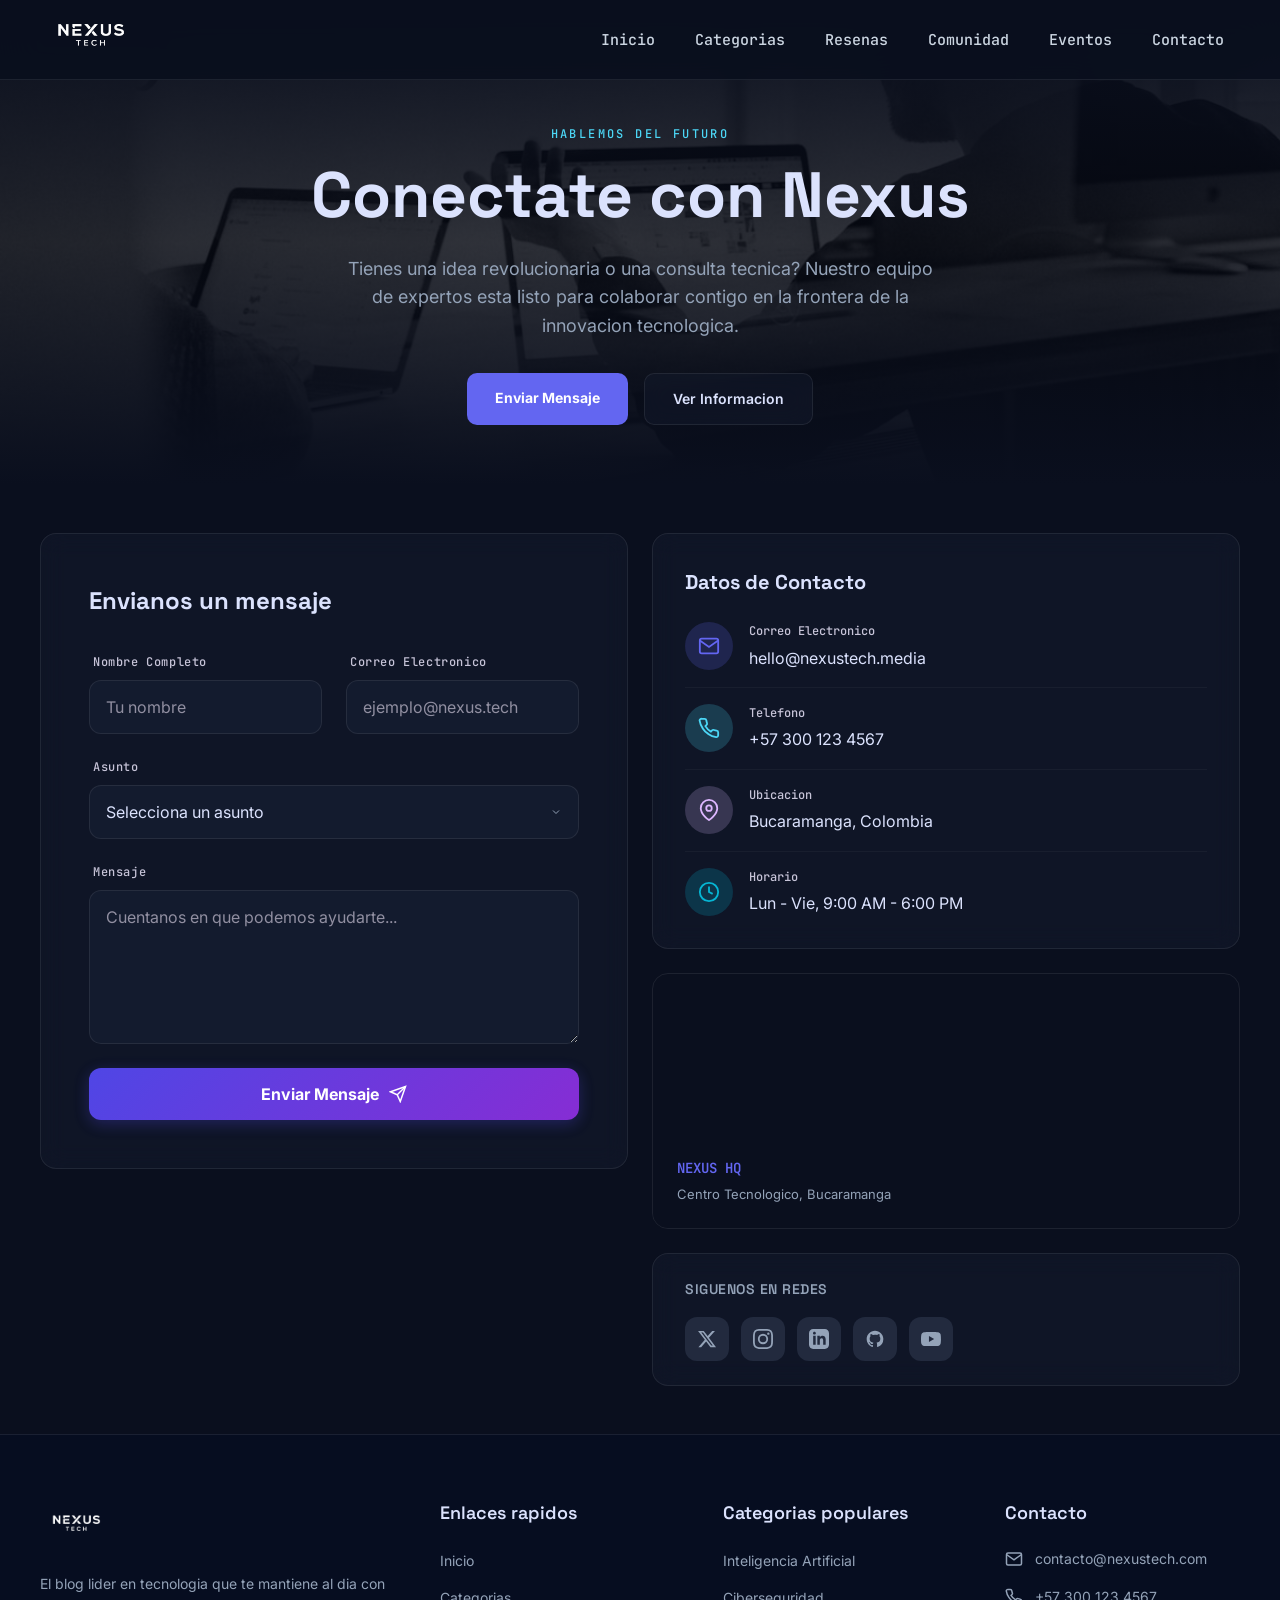
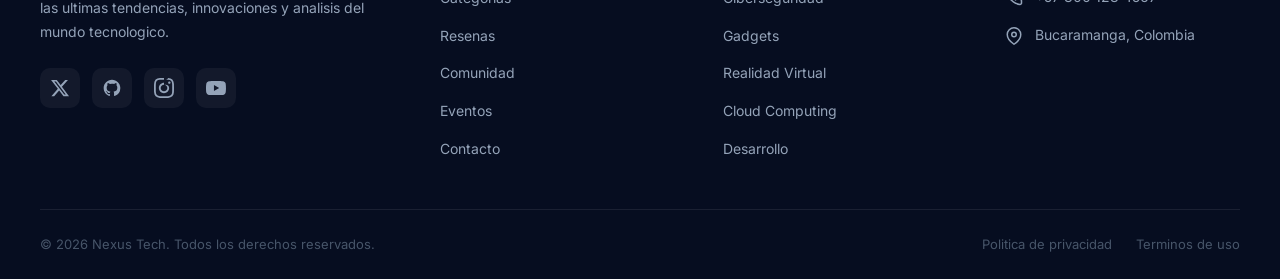
<file: pages/contacto.html>
<!DOCTYPE html>
<html lang="es">
<head>
    <meta charset="UTF-8">
    <meta name="viewport" content="width=device-width, initial-scale=1.0">
    <title>Contacto | Nexus Tech</title>
    <link rel="preconnect" href="https://fonts.googleapis.com">
    <link rel="preconnect" href="https://fonts.gstatic.com" crossorigin>
    <link href="https://fonts.googleapis.com/css2?family=Inter:wght@400;500;600;700&family=JetBrains+Mono:wght@400;500;600&family=Space+Grotesk:wght@400;500;600;700&display=swap" rel="stylesheet">
    <link rel="stylesheet" href="../assets/css/main.css">
    <link rel="stylesheet" href="../assets/css/layout.css">
    <link rel="stylesheet" href="../assets/css/components.css">
    <link rel="stylesheet" href="../assets/css/responsive.css">
    <link rel="stylesheet" href="../assets/css/contact.css">
</head>
<body>
    <input type="checkbox" id="nav-toggle" class="cat-nav-toggle">
    <header class="cat-header">
        <div class="cat-header-container">
            <div class="cat-logo">
                <a href="../index.html"><img src="../assets/img/logo-sin-fondo.png" alt="Nexus Tech"></a>
            </div>
            <label for="nav-toggle" class="cat-hamburger" aria-label="Menu">
                <span></span>
                <span></span>
                <span></span>
            </label>
        </div>
    </header>
    <nav class="cat-nav">
        <ul class="cat-nav-list">
            <li><a href="../index.html" class="cat-nav-link">Inicio</a></li>
            <li><a href="categorias.html" class="cat-nav-link">Categorias</a></li>
            <li><a href="resenas.html" class="cat-nav-link">Resenas</a></li>
            <li><a href="comunidad.html" class="cat-nav-link">Comunidad</a></li>
            <li><a href="eventos.html" class="cat-nav-link">Eventos</a></li>
            <li><a href="contacto.html" class="cat-nav-link">Contacto</a></li>
        </ul>
    </nav>

    <!-- ==========================================
         HERO
         ========================================== -->
    <section class="ct-hero">
        <div class="ct-hero-bg">
            <img src="../assets/img/contact-hero.jpg" alt="Contacto Nexus Tech">
        </div>
        <div class="ct-hero-content">
            <span class="ct-hero-label">Hablemos del futuro</span>
            <h1 class="ct-hero-title">Conectate con Nexus</h1>
            <p class="ct-hero-desc">Tienes una idea revolucionaria o una consulta tecnica? Nuestro equipo de expertos esta listo para colaborar contigo en la frontera de la innovacion tecnologica.</p>
            <div class="ct-hero-actions">
                <a href="#form" class="ct-btn-primary">Enviar Mensaje</a>
                <a href="#info" class="ct-btn-secondary">Ver Informacion</a>
            </div>
        </div>
    </section>

    <!-- ==========================================
         SECTION 1 — FORMULARIO + INFORMACION
         ========================================== -->
    <section class="ct-section">
        <div class="ct-container">
            <div class="ct-contact-grid">

                <!-- Contact Form -->
                <div class="ct-form-wrapper" id="form">
                    <h2 class="ct-form-title">Envianos un mensaje</h2>
                    <form class="ct-form" action="#" method="post">
                        <div class="ct-form-row">
                            <div class="ct-form-group">
                                <label for="ct-name" class="ct-form-label">Nombre Completo</label>
                                <input type="text" id="ct-name" class="ct-form-input" placeholder="Tu nombre" required>
                                <span class="ct-form-msg ct-form-msg-error">El nombre es obligatorio</span>
                            </div>
                            <div class="ct-form-group">
                                <label for="ct-email" class="ct-form-label">Correo Electronico</label>
                                <input type="email" id="ct-email" class="ct-form-input" placeholder="ejemplo@nexus.tech" required>
                                <span class="ct-form-msg ct-form-msg-error">Ingresa un email valido</span>
                            </div>
                        </div>
                        <div class="ct-form-group">
                            <label for="ct-subject" class="ct-form-label">Asunto</label>
                            <select id="ct-subject" class="ct-form-select" required>
                                <option value="" disabled selected>Selecciona un asunto</option>
                                <option value="general">Consulta General</option>
                                <option value="soporte">Soporte Tecnico</option>
                                <option value="colaboracion">Colaboraciones</option>
                                <option value="prensa">Prensa / Medios</option>
                            </select>
                        </div>
                        <div class="ct-form-group">
                            <label for="ct-message" class="ct-form-label">Mensaje</label>
                            <textarea id="ct-message" class="ct-form-textarea" rows="6" placeholder="Cuentanos en que podemos ayudarte..." required></textarea>
                            <span class="ct-form-msg ct-form-msg-error">El mensaje es obligatorio</span>
                        </div>
                        <button type="submit" class="ct-form-submit">
                            <span>Enviar Mensaje</span>
                            <svg width="18" height="18" viewBox="0 0 24 24" fill="none" stroke="currentColor" stroke-width="2"><line x1="22" y1="2" x2="11" y2="13"/><polygon points="22 2 15 22 11 13 2 9 22 2"/></svg>
                        </button>
                    </form>
                </div>

                <!-- Info Column -->
                <div class="ct-info-column">

                    <!-- Contact Info Card -->
                    <div class="ct-info-card" id="info">
                        <h3 class="ct-info-card-title">Datos de Contacto</h3>

                        <div class="ct-info-item">
                            <div class="ct-info-icon ct-info-icon-primary">
                                <svg viewBox="0 0 24 24" fill="none" stroke="currentColor" stroke-width="2"><path d="M4 4h16c1.1 0 2 .9 2 2v12c0 1.1-.9 2-2 2H4c-1.1 0-2-.9-2-2V6c0-1.1.9-2 2-2z"/><polyline points="22,6 12,13 2,6"/></svg>
                            </div>
                            <div>
                                <p class="ct-info-label">Correo Electronico</p>
                                <p class="ct-info-text">hello@nexustech.media</p>
                            </div>
                        </div>

                        <div class="ct-info-item">
                            <div class="ct-info-icon ct-info-icon-secondary">
                                <svg viewBox="0 0 24 24" fill="none" stroke="currentColor" stroke-width="2"><path d="M22 16.92v3a2 2 0 01-2.18 2 19.79 19.79 0 01-8.64-3.49 19.79 19.79 0 01-6-6 19.79 19.79 0 01-3.49-8.64A2 2 0 014.11 2h3a2 2 0 012 1.72 12.84 12.84 0 00.7 2.81 2 2 0 01-.45 2.11L8.09 9.91a16 16 0 006 6l1.27-1.27a2 2 0 012.11-.45 12.84 12.84 0 002.81.7A2 2 0 0122 16.92z"/></svg>
                            </div>
                            <div>
                                <p class="ct-info-label">Telefono</p>
                                <p class="ct-info-text">+57 300 123 4567</p>
                            </div>
                        </div>

                        <div class="ct-info-item">
                            <div class="ct-info-icon ct-info-icon-tertiary">
                                <svg viewBox="0 0 24 24" fill="none" stroke="currentColor" stroke-width="2"><path d="M21 10c0 7-9 13-9 13s-9-6-9-13a9 9 0 0118 0z"/><circle cx="12" cy="10" r="3"/></svg>
                            </div>
                            <div>
                                <p class="ct-info-label">Ubicacion</p>
                                <p class="ct-info-text">Bucaramanga, Colombia</p>
                            </div>
                        </div>

                        <div class="ct-info-item">
                            <div class="ct-info-icon ct-info-icon-cyan">
                                <svg viewBox="0 0 24 24" fill="none" stroke="currentColor" stroke-width="2"><circle cx="12" cy="12" r="10"/><polyline points="12 6 12 12 16 14"/></svg>
                            </div>
                            <div>
                                <p class="ct-info-label">Horario</p>
                                <p class="ct-info-text">Lun - Vie, 9:00 AM - 6:00 PM</p>
                            </div>
                        </div>
                    </div>

                    <!-- Map Card -->
                    <div class="ct-map-card">
                        <div class="ct-map-overlay">
                            <p class="ct-map-label">NEXUS HQ</p>
                            <p class="ct-map-sublabel">Centro Tecnologico, Bucaramanga</p>
                        </div>
                        <iframe 
                            src="https://www.google.com/maps/embed?pb=!1m18!1m12!1m3!1d3977.123456789!2d-73.1225!3d7.1193!2m3!1f0!2f0!3f0!3m2!1i1024!2i768!4f13.1!3m3!1m2!1s0x0%3A0x0!2zN8KwMDcnMDkuNSJOIDczwrAwNzIxLjAiVw!5e0!3m2!1ses!2sco!4v1234567890" 
                            width="100%" 
                            height="100%" 
                            style="border:0;" 
                            allowfullscreen="" 
                            loading="lazy" 
                            referrerpolicy="no-referrer-when-downgrade"
                            class="ct-map-iframe">
                        </iframe>
                    </div>

                    <!-- Social Media -->
                    <div class="ct-social-inline">
                        <p class="ct-social-inline-label">Siguenos en redes</p>
                        <div class="ct-social-inline-row">
                            <a href="#" class="ct-social-btn ct-social-btn-twitter" target="_blank" rel="noopener" title="X (Twitter)">
                                <svg viewBox="0 0 24 24" fill="currentColor"><path d="M18.244 2.25h3.308l-7.227 8.26 8.502 11.24H16.17l-5.214-6.817L4.99 21.75H1.68l7.73-8.835L1.254 2.25H8.08l4.713 6.231zm-1.161 17.52h1.833L7.084 4.126H5.117z"/></svg>
                            </a>
                            <a href="#" class="ct-social-btn ct-social-btn-instagram" target="_blank" rel="noopener" title="Instagram">
                                <svg viewBox="0 0 24 24" fill="currentColor"><path d="M12 2.163c3.204 0 3.584.012 4.85.07 3.252.148 4.771 1.691 4.919 4.919.058 1.265.069 1.645.069 4.849 0 3.205-.012 3.584-.069 4.849-.149 3.225-1.664 4.771-4.919 4.919-1.266.058-1.644.07-4.85.07-3.204 0-3.584-.012-4.849-.07-3.26-.149-4.771-1.699-4.919-4.92-.058-1.265-.07-1.644-.07-4.849 0-3.204.013-3.583.07-4.849.149-3.227 1.664-4.771 4.919-4.919 1.266-.057 1.645-.069 4.849-.069zM12 0C8.741 0 8.333.014 7.053.072 2.695.272.273 2.69.073 7.052.014 8.333 0 8.741 0 12c0 3.259.014 3.668.072 4.948.2 4.358 2.618 6.78 6.98 6.98 1.281.058 1.689.072 4.948.072 3.259 0 3.668-.014 4.948-.072 4.354-.2 6.782-2.618 6.979-6.98.059-1.28.073-1.689.073-4.948 0-3.259-.014-3.667-.072-4.947-.196-4.354-2.617-6.78-6.979-6.98C15.668.014 15.259 0 12 0zm0 5.838a6.162 6.162 0 1 0 0 12.324 6.162 6.162 0 0 0 0-12.324zM12 16a4 4 0 1 1 0-8 4 4 0 0 1 0 8zm6.406-11.845a1.44 1.44 0 1 0 0 2.881 1.44 1.44 0 0 0 0-2.881z"/></svg>
                            </a>
                            <a href="#" class="ct-social-btn ct-social-btn-linkedin" target="_blank" rel="noopener" title="LinkedIn">
                                <svg viewBox="0 0 24 24" fill="currentColor"><path d="M19 0h-14c-2.761 0-5 2.239-5 5v14c0 2.761 2.239 5 5 5h14c2.761 0 5-2.239 5-5v-14c0-2.761-2.239-5-5-5zm-11 19h-3v-11h3v11zm-1.5-12.268c-.966 0-1.75-.79-1.75-1.764s.784-1.764 1.75-1.764 1.75.79 1.75 1.764-.783 1.764-1.75 1.764zm13.5 12.268h-3v-5.604c0-3.368-4-3.113-4 0v5.604h-3v-11h3v1.765c1.396-2.586 7-2.777 7 2.476v6.759z"/></svg>
                            </a>
                            <a href="#" class="ct-social-btn ct-social-btn-github" target="_blank" rel="noopener" title="GitHub">
                                <svg viewBox="0 0 24 24" fill="currentColor"><path d="M12 2C6.477 2 2 6.484 2 12.017c0 4.425 2.865 8.18 6.839 9.504.5.092.682-.217.682-.483 0-.237-.008-.868-.013-1.703-2.782.605-3.369-1.343-3.369-1.343-.454-1.158-1.11-1.466-1.11-1.466-.908-.62.069-.608.069-.608 1.003.07 1.531 1.032 1.531 1.032.892 1.53 2.341 1.088 2.91.832.092-.647.35-1.088.636-1.338-2.22-.253-4.555-1.113-4.555-4.951 0-1.093.39-1.988 1.029-2.688-.103-.253-.446-1.272.098-2.65 0 0 .84-.27 2.75 1.026A9.564 9.564 0 0112 6.844c.85.004 1.705.115 2.504.337 1.909-1.296 2.747-1.027 2.747-1.027.546 1.379.202 2.398.1 2.651.64.7 1.028 1.595 1.028 2.688 0 3.848-2.339 4.695-4.566 4.943.359.309.678.92.678 1.855 0 1.338-.012 2.419-.012 2.747 0 .268.18.58.688.482A10.019 10.019 0 0022 12.017C22 6.484 17.522 2 12 2z"/></svg>
                            </a>
                            <a href="#" class="ct-social-btn ct-social-btn-youtube" target="_blank" rel="noopener" title="YouTube">
                                <svg viewBox="0 0 24 24" fill="currentColor"><path d="M23.498 6.186a3.016 3.016 0 0 0-2.122-2.136C19.505 3.545 12 3.545 12 3.545s-7.505 0-9.377.505A3.017 3.017 0 0 0 .502 6.186C0 8.07 0 12 0 12s0 3.93.502 5.814a3.016 3.016 0 0 0 2.122 2.136c1.871.505 9.376.505 9.376.505s7.505 0 9.377-.505a3.015 3.015 0 0 0 2.122-2.136C24 15.93 24 12 24 12s0-3.93-.502-5.814zM9.545 15.568V8.432L15.818 12l-6.273 3.568z"/></svg>
                            </a>
                        </div>
                    </div>

                </div>
            </div>
        </div>
    </section>

    <!-- ==========================================
         FOOTER
         ========================================== -->
    <footer class="cat-footer">
        <div class="cat-footer-container">
            <div class="cat-footer-grid">
                <div class="cat-footer-brand">
                    <img src="../assets/img/logo-sin-fondo.png" alt="Nexus Tech" class="cat-footer-logo">
                    <p class="cat-footer-desc">El blog lider en tecnologia que te mantiene al dia con las ultimas tendencias, innovaciones y analisis del mundo tecnologico.</p>
                    <div class="cat-social-links">
                        <a href="https://twitter.com" class="cat-social-link" target="_blank" rel="noopener">
                            <svg width="20" height="20" viewBox="0 0 24 24" fill="currentColor"><path d="M18.244 2.25h3.308l-7.227 8.26 8.502 11.24H16.17l-5.214-6.817L4.99 21.75H1.68l7.73-8.835L1.254 2.25H8.08l4.713 6.231zm-1.161 17.52h1.833L7.084 4.126H5.117z"/></svg>
                        </a>
                        <a href="https://github.com" class="cat-social-link" target="_blank" rel="noopener">
                            <svg width="20" height="20" viewBox="0 0 24 24" fill="currentColor"><path d="M12 2C6.477 2 2 6.484 2 12.017c0 4.425 2.865 8.18 6.839 9.504.5.092.682-.217.682-.483 0-.237-.008-.868-.013-1.703-2.782.605-3.369-1.343-3.369-1.343-.454-1.158-1.11-1.466-1.11-1.466-.908-.62.069-.608.069-.608 1.003.07 1.531 1.032 1.531 1.032.892 1.53 2.341 1.088 2.91.832.092-.647.35-1.088.636-1.338-2.22-.253-4.555-1.113-4.555-4.951 0-1.093.39-1.988 1.029-2.688-.103-.253-.446-1.272.098-2.65 0 0 .84-.27 2.75 1.026A9.564 9.564 0 0112 6.844c.85.004 1.705.115 2.504.337 1.909-1.296 2.747-1.027 2.747-1.027.546 1.379.202 2.398.1 2.651.64.7 1.028 1.595 1.028 2.688 0 3.848-2.339 4.695-4.566 4.943.359.309.678.92.678 1.855 0 1.338-.012 2.419-.012 2.747 0 .268.18.58.688.482A10.019 10.019 0 0022 12.017C22 6.484 17.522 2 12 2z"/></svg>
                        </a>
                        <a href="https://instagram.com" class="cat-social-link" target="_blank" rel="noopener">
                            <svg width="20" height="20" viewBox="0 0 24 24" fill="currentColor"><path d="M12 2.163c3.204 0 3.584.012 4.85.07 3.252.148 4.771 1.691 4.919 4.919.058 1.265.069 1.643.069 4.849 0 3.204-.012 3.584-.069 4.849-.148 3.228-1.667 4.771-4.919 4.919-1.266.058-1.644.07-4.85.07-3.204 0-3.584-.012-4.849-.07-3.252-.148-4.771-1.691-4.919-4.919-.058-1.265-.07-1.644-.07-4.849 0-3.204.013-3.584.07-4.849.148-3.228 1.667-4.771 4.919-4.919 1.266-.057 1.644-.069 4.849-.069zm0-2.163c-3.259 0-3.667.014-4.947.072-4.358.2-6.78 2.618-6.98 6.98-.059 1.281-.072 1.687-.072 4.947 0 3.259.014 3.668.072 4.947.2 4.358 2.618 6.78 6.98 6.98 1.281.058 1.689.072 4.948.072 3.259 0 3.668-.014 4.948-.072 4.358-.2 6.78-2.618 6.98-6.98.059-1.28.072-1.689.072-4.948 0-3.259-.013-3.668-.072-4.948-.2-4.358-2.618-6.78-6.98-6.98C15.668 2.177 15.261 2.163 12 2.163zm0 5.838c-3.403 0-6.167 2.764-6.167 6.167s2.764 6.167 6.167 6.167 6.167-2.764 6.167-6.167S15.403 8.001 12 8.001zm0 10.166c-2.209 0-4-1.791-4-4 0-2.209 1.791-4 4-4s4 1.791 4 4-1.791 4-4 4zm6.406-11.845c-.796 0-1.441.645-1.441 1.44 0 .795.645 1.44 1.441 1.44.795 0 1.439-.645 1.439-1.44 0-.795-.644-1.44-1.439-1.44z"/></svg>
                        </a>
                        <a href="https://youtube.com" class="cat-social-link" target="_blank" rel="noopener">
                            <svg width="20" height="20" viewBox="0 0 24 24" fill="currentColor"><path d="M23.498 6.186a3.016 3.016 0 0 0-2.122-2.136C19.505 3.545 12 3.545 12 3.545s-7.505 0-9.377.505A3.017 3.017 0 0 0 .502 6.186C0 8.07 0 12 0 12s0 3.93.502 5.814a3.016 3.016 0 0 0 2.122 2.136c1.871.505 9.376.505 9.376.505s7.505 0 9.377-.505a3.015 3.015 0 0 0 2.122-2.136C24 15.93 24 12 24 12s0-3.93-.502-5.814zM9.545 15.568V8.432L15.818 12l-6.273 3.568z"/></svg>
                        </a>
                    </div>
                </div>
                <div>
                    <h3 class="cat-footer-section-title">Enlaces rapidos</h3>
                    <ul class="cat-footer-links">
                        <li><a href="../index.html" class="cat-footer-link">Inicio</a></li>
                        <li><a href="categorias.html" class="cat-footer-link">Categorias</a></li>
                        <li><a href="resenas.html" class="cat-footer-link">Resenas</a></li>
                        <li><a href="comunidad.html" class="cat-footer-link">Comunidad</a></li>
                        <li><a href="eventos.html" class="cat-footer-link">Eventos</a></li>
                        <li><a href="contacto.html" class="cat-footer-link">Contacto</a></li>
                    </ul>
                </div>
                <div>
                    <h3 class="cat-footer-section-title">Categorias populares</h3>
                    <ul class="cat-footer-links">
                        <li><a href="#" class="cat-footer-link">Inteligencia Artificial</a></li>
                        <li><a href="#" class="cat-footer-link">Ciberseguridad</a></li>
                        <li><a href="#" class="cat-footer-link">Gadgets</a></li>
                        <li><a href="#" class="cat-footer-link">Realidad Virtual</a></li>
                        <li><a href="#" class="cat-footer-link">Cloud Computing</a></li>
                        <li><a href="#" class="cat-footer-link">Desarrollo</a></li>
                    </ul>
                </div>
                <div>
                    <h3 class="cat-footer-section-title">Contacto</h3>
                    <div class="cat-footer-contact">
                        <div class="cat-footer-contact-item">
                            <svg class="cat-footer-contact-icon" viewBox="0 0 24 24" fill="none" stroke="currentColor" stroke-width="2">
                                <path d="M4 4h16c1.1 0 2 .9 2 2v12c0 1.1-.9 2-2 2H4c-1.1 0-2-.9-2-2V6c0-1.1.9-2 2-2z"/>
                                <polyline points="22,6 12,13 2,6"/>
                            </svg>
                            <span>contacto@nexustech.com</span>
                        </div>
                        <div class="cat-footer-contact-item">
                            <svg class="cat-footer-contact-icon" viewBox="0 0 24 24" fill="none" stroke="currentColor" stroke-width="2">
                                <path d="M22 16.92v3a2 2 0 01-2.18 2 19.79 19.79 0 01-8.64-3.49 19.79 19.79 0 01-6-6 19.79 19.79 0 01-3.49-8.64A2 2 0 014.11 2h3a2 2 0 012 1.72 12.84 12.84 0 00.7 2.81 2 2 0 01-.45 2.11L8.09 9.91a16 16 0 006 6l1.27-1.27a2 2 0 012.11-.45 12.84 12.84 0 002.81.7A2 2 0 0122 16.92z"/>
                            </svg>
                            <span>+57 300 123 4567</span>
                        </div>
                        <div class="cat-footer-contact-item">
                            <svg class="cat-footer-contact-icon" viewBox="0 0 24 24" fill="none" stroke="currentColor" stroke-width="2">
                                <path d="M21 10c0 7-9 13-9 13s-9-6-9-13a9 9 0 0118 0z"/>
                                <circle cx="12" cy="10" r="3"/>
                            </svg>
                            <span>Bucaramanga, Colombia</span>
                        </div>
                    </div>
                </div>
            </div>
            <div class="cat-footer-bottom">
                <p class="cat-footer-copyright">&copy; 2026 Nexus Tech. Todos los derechos reservados.</p>
                <div class="cat-footer-bottom-links">
                    <a href="#">Politica de privacidad</a>
                    <a href="#">Terminos de uso</a>
                </div>
            </div>
        </div>
    </footer>
</body>
</html>
</file>
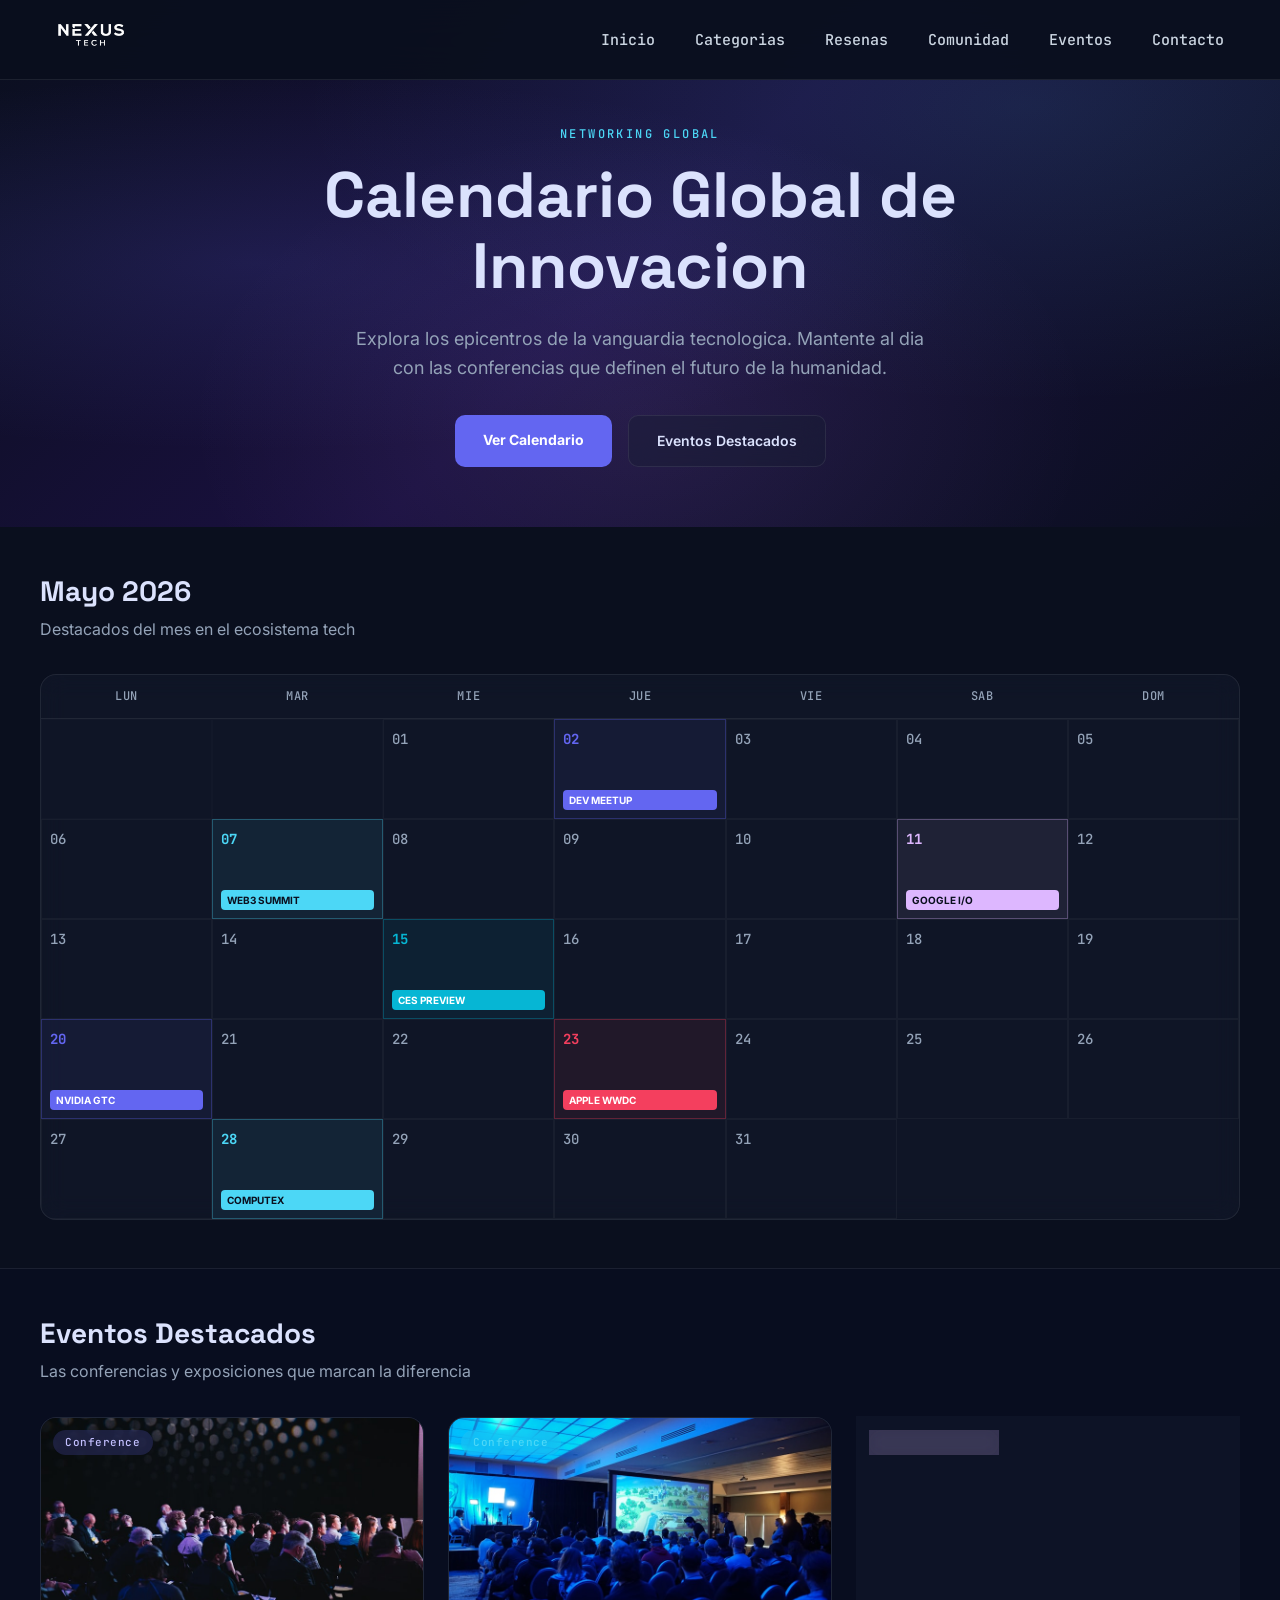
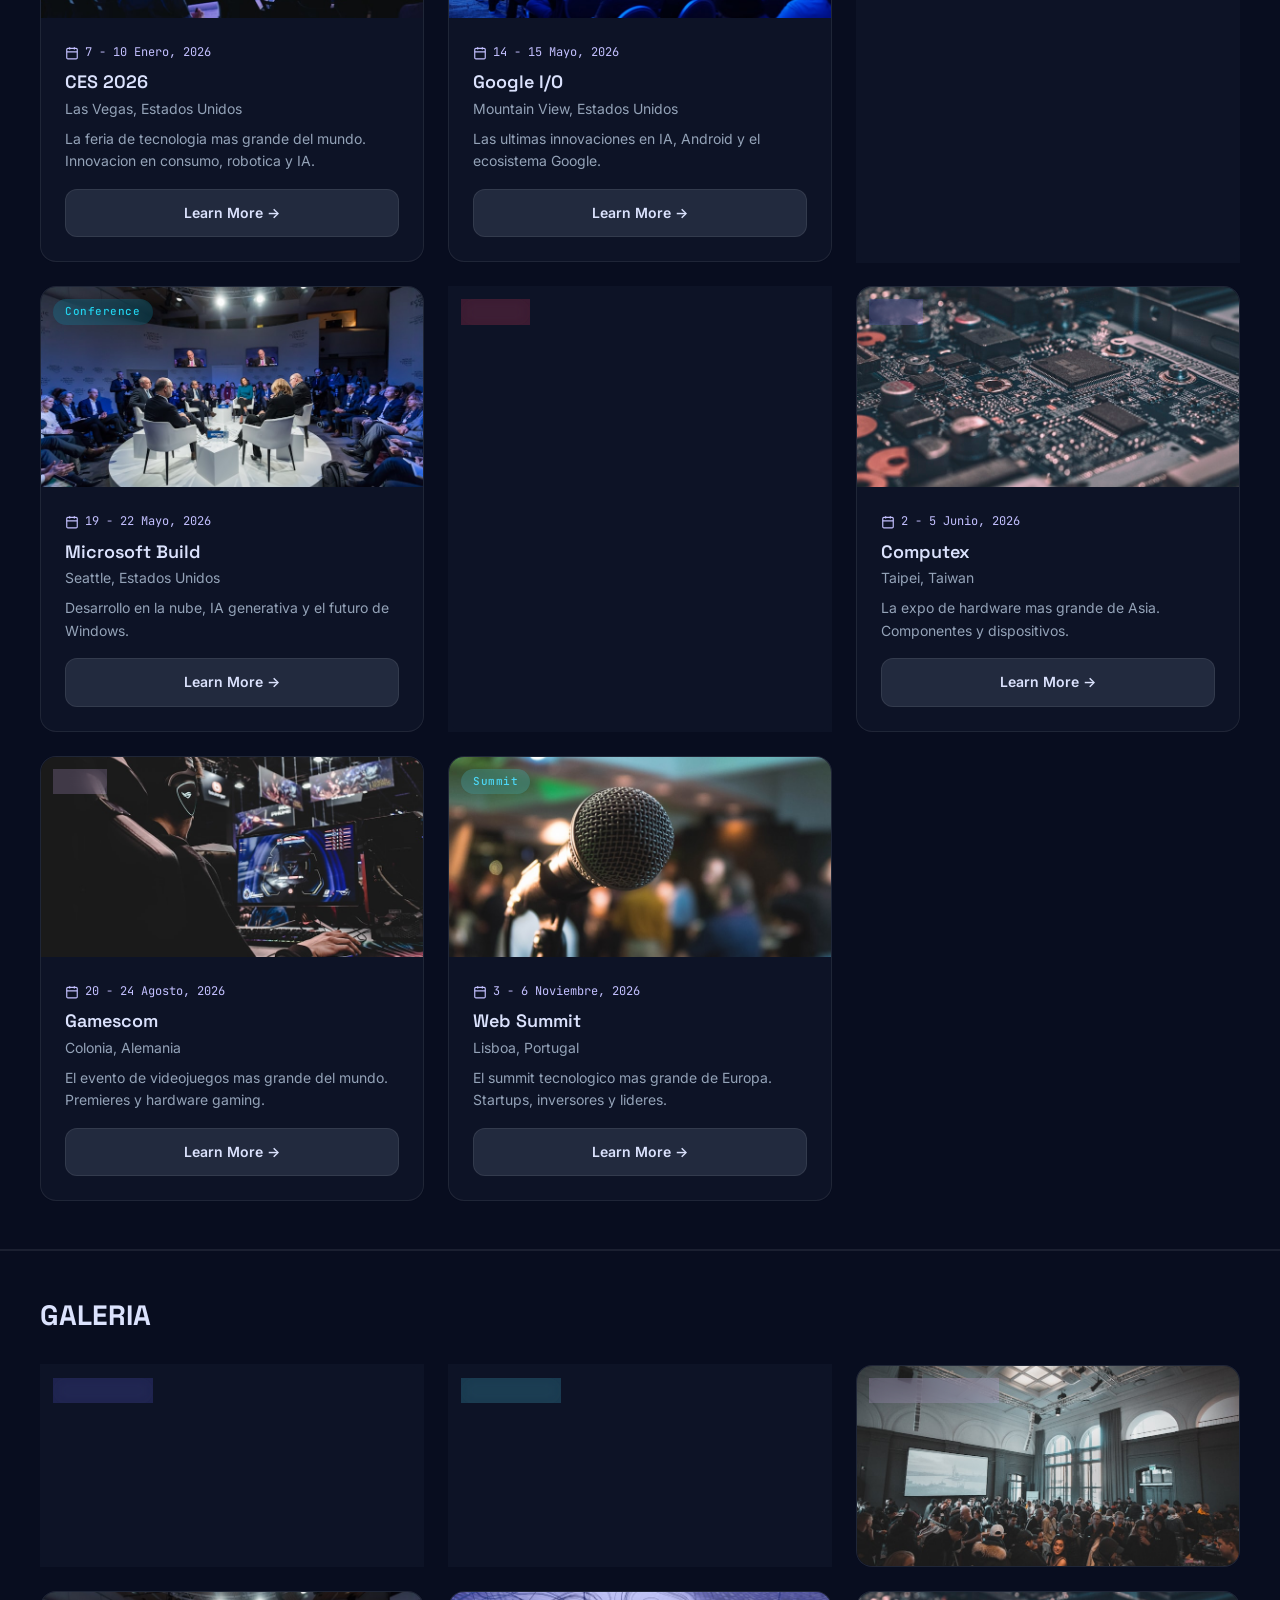
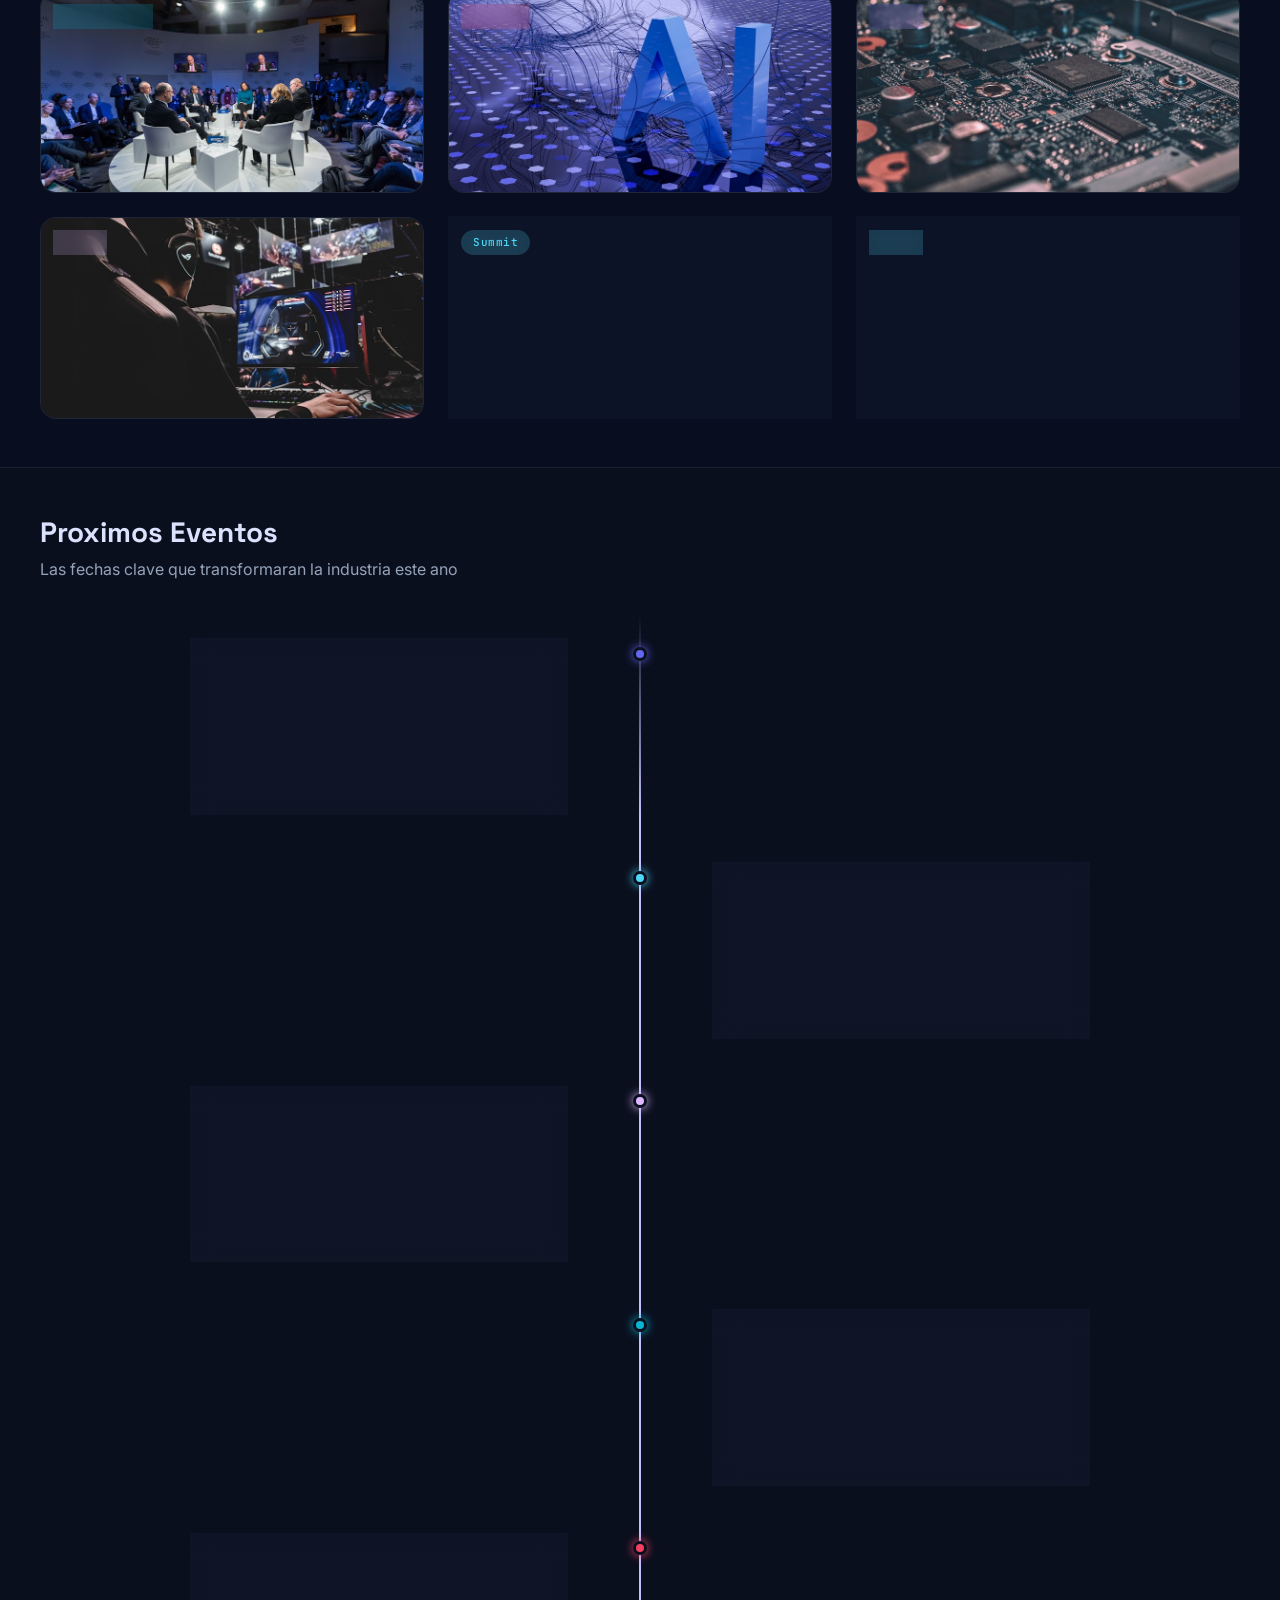
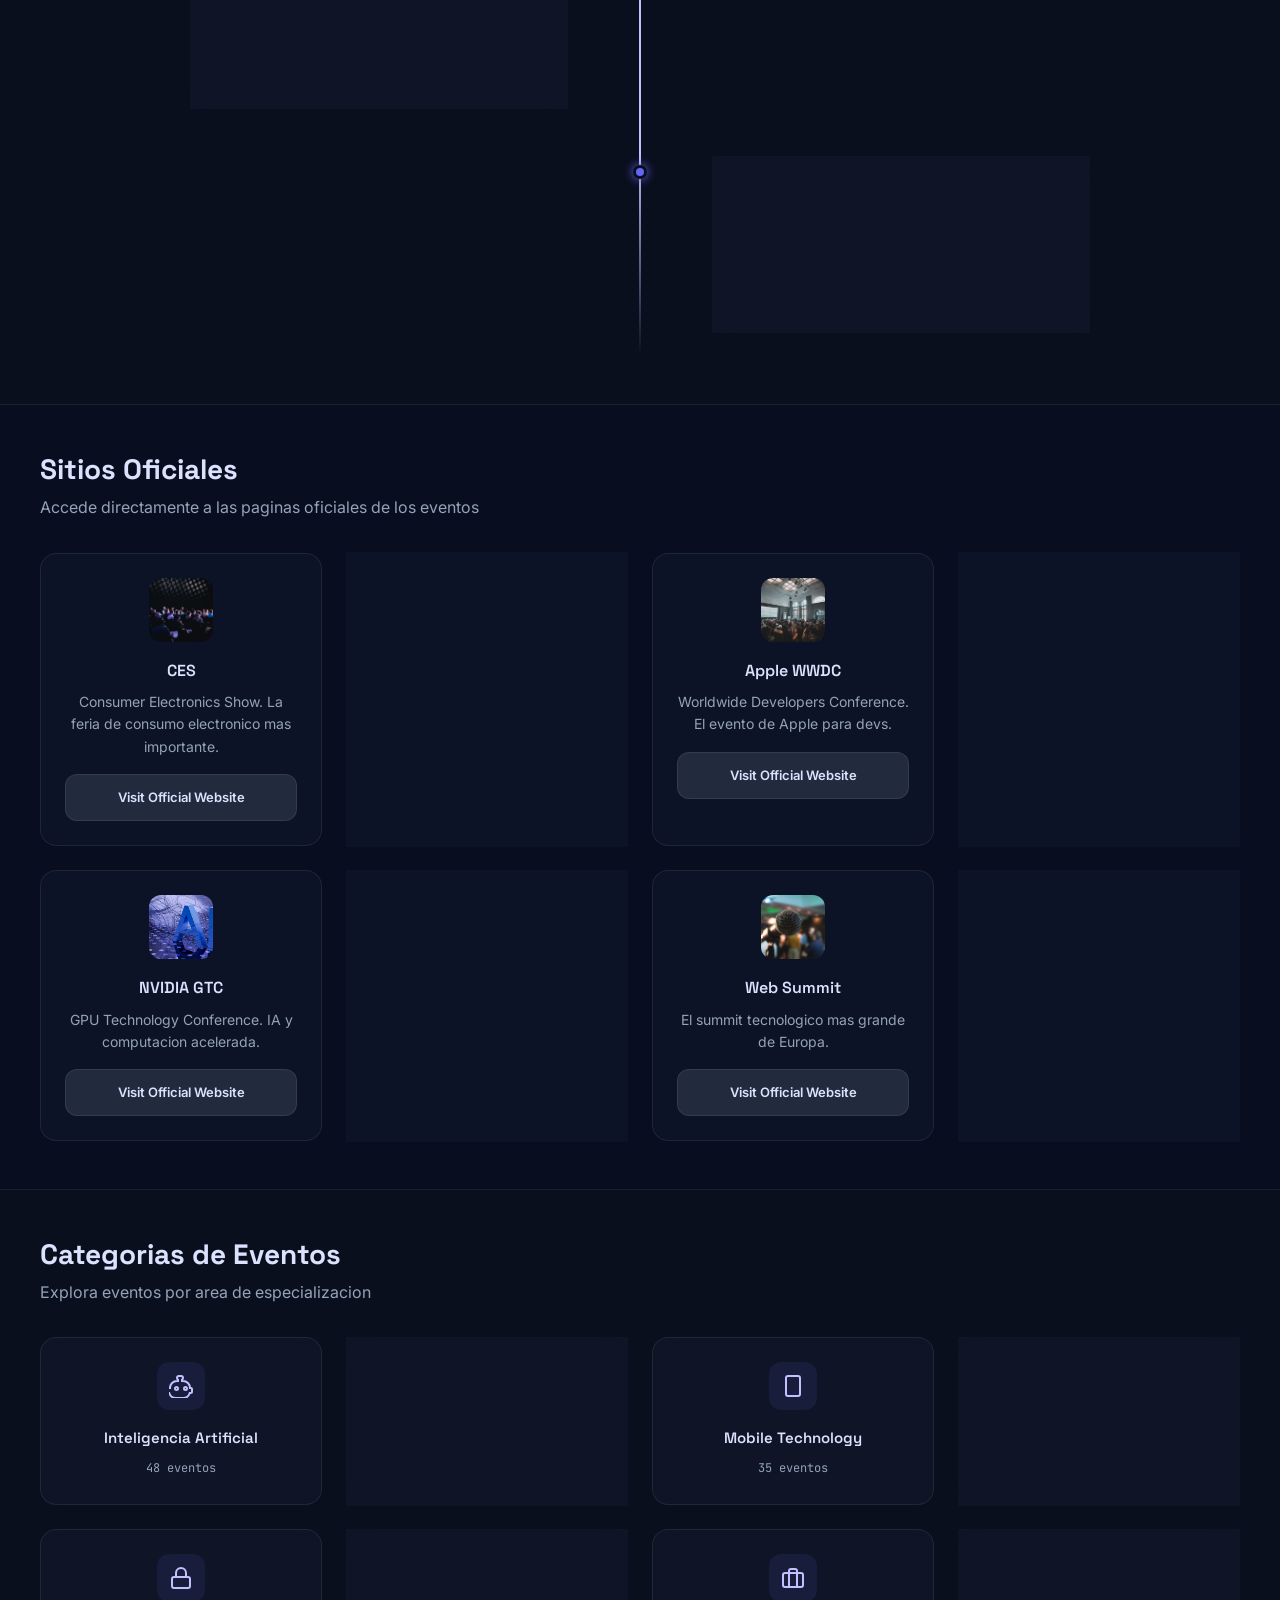
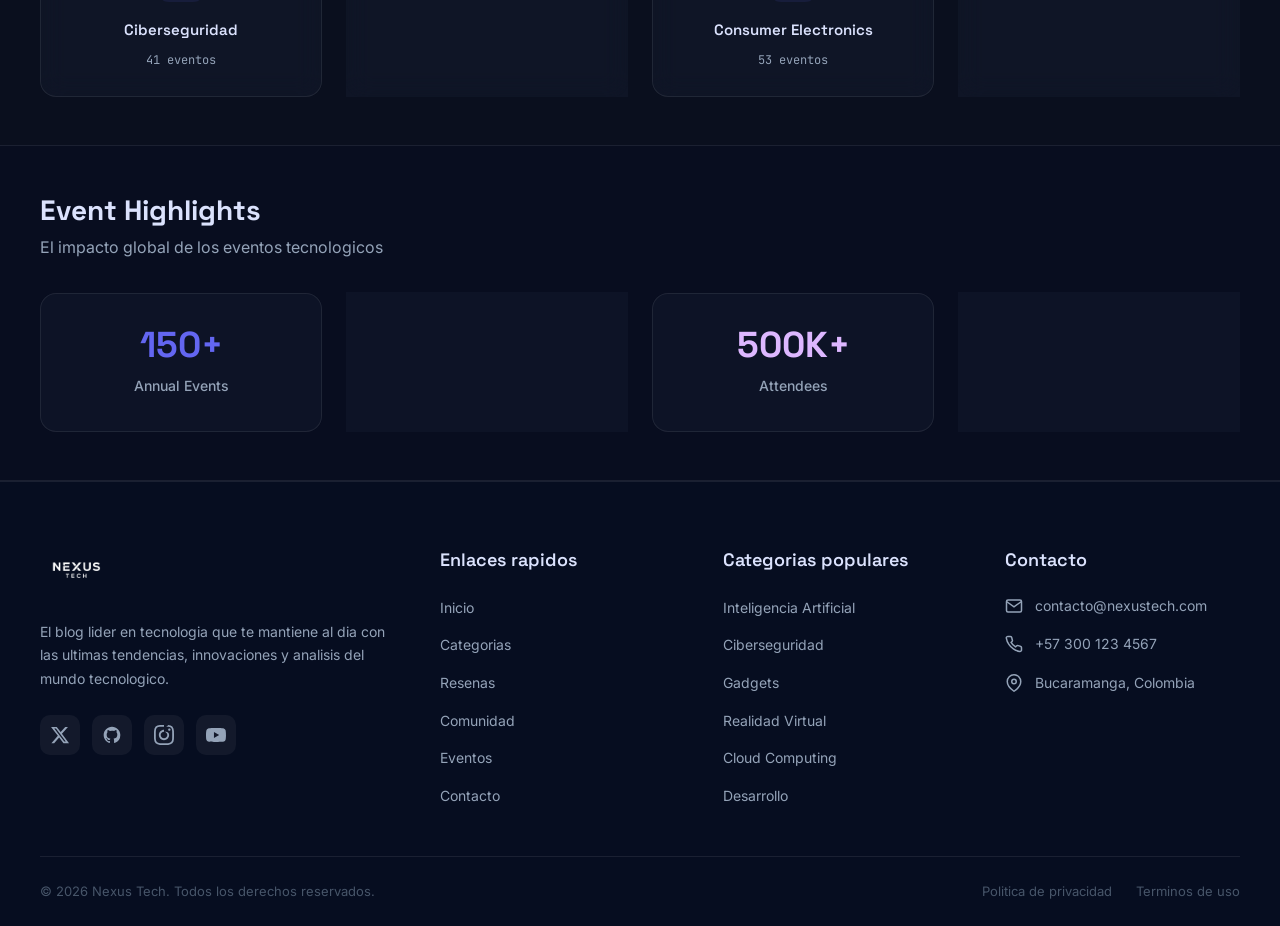
<file: pages/eventos.html>
<!DOCTYPE html>
<html lang="es">
<head>
    <meta charset="UTF-8">
    <meta name="viewport" content="width=device-width, initial-scale=1.0">
    <title>Eventos | Nexus Tech</title>
    <link rel="preconnect" href="https://fonts.googleapis.com">
    <link rel="preconnect" href="https://fonts.gstatic.com" crossorigin>
    <link href="https://fonts.googleapis.com/css2?family=Inter:wght@400;500;600;700&family=JetBrains+Mono:wght@400;500;600&family=Space+Grotesk:wght@400;500;600;700&display=swap" rel="stylesheet">
    <link rel="stylesheet" href="../assets/css/main.css">
    <link rel="stylesheet" href="../assets/css/layout.css">
    <link rel="stylesheet" href="../assets/css/components.css">
    <link rel="stylesheet" href="../assets/css/responsive.css">
    <link rel="stylesheet" href="../assets/css/eventos.css">
</head>
<body>
    <input type="checkbox" id="nav-toggle" class="cat-nav-toggle">
    <header class="cat-header">
        <div class="cat-header-container">
            <div class="cat-logo">
                <a href="../index.html"><img src="../assets/img/logo-sin-fondo.png" alt="Nexus Tech"></a>
            </div>
            <label for="nav-toggle" class="cat-hamburger" aria-label="Menu">
                <span></span>
                <span></span>
                <span></span>
            </label>
        </div>
    </header>
    <nav class="cat-nav">
        <ul class="cat-nav-list">
            <li><a href="../index.html" class="cat-nav-link">Inicio</a></li>
            <li><a href="categorias.html" class="cat-nav-link">Categorias</a></li>
            <li><a href="resenas.html" class="cat-nav-link">Resenas</a></li>
            <li><a href="comunidad.html" class="cat-nav-link">Comunidad</a></li>
            <li><a href="eventos.html" class="cat-nav-link">Eventos</a></li>
            <li><a href="contacto.html" class="cat-nav-link">Contacto</a></li>
        </ul>
    </nav>

    <!-- ==========================================
         HERO
         ========================================== -->
    <section class="ev-hero">
        <div class="ev-hero-bg"></div>
        <div class="ev-hero-content">
            <span class="ev-hero-label">Networking Global</span>
            <h1 class="ev-hero-title">Calendario Global de Innovacion</h1>
            <p class="ev-hero-desc">Explora los epicentros de la vanguardia tecnologica. Mantente al dia con las conferencias que definen el futuro de la humanidad.</p>
            <div class="ev-hero-actions">
                <a href="#calendar" class="ev-btn-primary">Ver Calendario</a>
                <a href="#featured" class="ev-btn-secondary">Eventos Destacados</a>
            </div>
        </div>
    </section>

    <!-- ==========================================
         SECTION 1 — CALENDARIO MENSUAL
         ========================================== -->
    <section class="ev-section" id="calendar">
        <div class="ev-container">
            <div class="ev-section-header">
                <h2 class="ev-section-title">Mayo 2026</h2>
                <p class="ev-section-desc">Destacados del mes en el ecosistema tech</p>
            </div>
            <div class="ev-calendar">
                <div class="ev-calendar-header">
                    <span class="ev-calendar-day-name">Lun</span>
                    <span class="ev-calendar-day-name">Mar</span>
                    <span class="ev-calendar-day-name">Mie</span>
                    <span class="ev-calendar-day-name">Jue</span>
                    <span class="ev-calendar-day-name">Vie</span>
                    <span class="ev-calendar-day-name">Sab</span>
                    <span class="ev-calendar-day-name">Dom</span>
                </div>
                <div class="ev-calendar-grid">
                    <div class="ev-calendar-cell ev-calendar-cell-empty"></div>
                    <div class="ev-calendar-cell ev-calendar-cell-empty"></div>
                    <div class="ev-calendar-cell">
                        <span class="ev-calendar-date">01</span>
                    </div>
                    <div class="ev-calendar-cell ev-calendar-cell-event ev-calendar-cell-primary">
                        <span class="ev-calendar-date ev-calendar-date-active">02</span>
                        <span class="ev-calendar-event ev-calendar-event-primary">Dev Meetup</span>
                    </div>
                    <div class="ev-calendar-cell">
                        <span class="ev-calendar-date">03</span>
                    </div>
                    <div class="ev-calendar-cell">
                        <span class="ev-calendar-date">04</span>
                    </div>
                    <div class="ev-calendar-cell">
                        <span class="ev-calendar-date">05</span>
                    </div>
                    <div class="ev-calendar-cell">
                        <span class="ev-calendar-date">06</span>
                    </div>
                    <div class="ev-calendar-cell ev-calendar-cell-event ev-calendar-cell-secondary">
                        <span class="ev-calendar-date ev-calendar-date-active-secondary">07</span>
                        <span class="ev-calendar-event ev-calendar-event-secondary">Web3 Summit</span>
                    </div>
                    <div class="ev-calendar-cell">
                        <span class="ev-calendar-date">08</span>
                    </div>
                    <div class="ev-calendar-cell">
                        <span class="ev-calendar-date">09</span>
                    </div>
                    <div class="ev-calendar-cell">
                        <span class="ev-calendar-date">10</span>
                    </div>
                    <div class="ev-calendar-cell ev-calendar-cell-event ev-calendar-cell-tertiary">
                        <span class="ev-calendar-date ev-calendar-date-active-tertiary">11</span>
                        <span class="ev-calendar-event ev-calendar-event-tertiary">Google I/O</span>
                    </div>
                    <div class="ev-calendar-cell">
                        <span class="ev-calendar-date">12</span>
                    </div>
                    <div class="ev-calendar-cell">
                        <span class="ev-calendar-date">13</span>
                    </div>
                    <div class="ev-calendar-cell">
                        <span class="ev-calendar-date">14</span>
                    </div>
                    <div class="ev-calendar-cell ev-calendar-cell-event ev-calendar-cell-cyan">
                        <span class="ev-calendar-date ev-calendar-date-active-cyan">15</span>
                        <span class="ev-calendar-event ev-calendar-event-cyan">CES Preview</span>
                    </div>
                    <div class="ev-calendar-cell">
                        <span class="ev-calendar-date">16</span>
                    </div>
                    <div class="ev-calendar-cell">
                        <span class="ev-calendar-date">17</span>
                    </div>
                    <div class="ev-calendar-cell">
                        <span class="ev-calendar-date">18</span>
                    </div>
                    <div class="ev-calendar-cell">
                        <span class="ev-calendar-date">19</span>
                    </div>
                    <div class="ev-calendar-cell ev-calendar-cell-event ev-calendar-cell-primary">
                        <span class="ev-calendar-date ev-calendar-date-active">20</span>
                        <span class="ev-calendar-event ev-calendar-event-primary">NVIDIA GTC</span>
                    </div>
                    <div class="ev-calendar-cell">
                        <span class="ev-calendar-date">21</span>
                    </div>
                    <div class="ev-calendar-cell">
                        <span class="ev-calendar-date">22</span>
                    </div>
                    <div class="ev-calendar-cell ev-calendar-cell-event ev-calendar-cell-rose">
                        <span class="ev-calendar-date ev-calendar-date-active-rose">23</span>
                        <span class="ev-calendar-event ev-calendar-event-rose">Apple WWDC</span>
                    </div>
                    <div class="ev-calendar-cell">
                        <span class="ev-calendar-date">24</span>
                    </div>
                    <div class="ev-calendar-cell">
                        <span class="ev-calendar-date">25</span>
                    </div>
                    <div class="ev-calendar-cell">
                        <span class="ev-calendar-date">26</span>
                    </div>
                    <div class="ev-calendar-cell">
                        <span class="ev-calendar-date">27</span>
                    </div>
                    <div class="ev-calendar-cell ev-calendar-cell-event ev-calendar-cell-secondary">
                        <span class="ev-calendar-date ev-calendar-date-active-secondary">28</span>
                        <span class="ev-calendar-event ev-calendar-event-secondary">Computex</span>
                    </div>
                    <div class="ev-calendar-cell">
                        <span class="ev-calendar-date">29</span>
                    </div>
                    <div class="ev-calendar-cell">
                        <span class="ev-calendar-date">30</span>
                    </div>
                    <div class="ev-calendar-cell">
                        <span class="ev-calendar-date">31</span>
                    </div>
                </div>
            </div>
        </div>
    </section>

    <!-- ==========================================
         SECTION 2 — EVENTOS DESTACADOS
         ========================================== -->
    <section class="ev-section ev-section-dark" id="featured">
        <div class="ev-container">
            <div class="ev-section-header">
                <h2 class="ev-section-title">Eventos Destacados</h2>
                <p class="ev-section-desc">Las conferencias y exposiciones que marcan la diferencia</p>
            </div>
            <div class="ev-featured-grid">

                <div class="ev-event-card grid-1">
                    <div class="ev-event-card-img">
                        <img src="../assets/img/eventos/event-ces.jpg" alt="CES">
                        <span class="ev-card-badge ev-card-badge-primary">Conference</span>
                    </div>
                    <div class="ev-event-card-body">
                        <span class="ev-card-date-label">
                            <svg width="14" height="14" viewBox="0 0 24 24" fill="none" stroke="currentColor" stroke-width="2"><rect x="3" y="4" width="18" height="18" rx="2" ry="2"/><line x1="16" y1="2" x2="16" y2="6"/><line x1="8" y1="2" x2="8" y2="6"/><line x1="3" y1="10" x2="21" y2="10"/></svg>
                            7 - 10 Enero, 2026
                        </span>
                        <h3 class="ev-card-name">CES 2026</h3>
                        <p class="ev-card-location">Las Vegas, Estados Unidos</p>
                        <p class="ev-card-desc">La feria de tecnologia mas grande del mundo. Innovacion en consumo, robotica y IA.</p>
                        <a href="https://www.ces.tech" target="_blank" rel="noopener" class="ev-card-btn">Learn More &rarr;</a>
                    </div>
                </div>

                <div class="ev-event-card grid-2" >
                    <div class="ev-event-card-img">
                        <img src="../assets/img/eventos/event-google-io.jpg" alt="Google I/O">
                        <span class="ev-card-badge ev-card-badge-secondary">Conference</span>
                    </div>
                    <div class="ev-event-card-body">
                        <span class="ev-card-date-label">
                            <svg width="14" height="14" viewBox="0 0 24 24" fill="none" stroke="currentColor" stroke-width="2"><rect x="3" y="4" width="18" height="18" rx="2" ry="2"/><line x1="16" y1="2" x2="16" y2="6"/><line x1="8" y1="2" x2="8" y2="6"/><line x1="3" y1="10" x2="21" y2="10"/></svg>
                            14 - 15 Mayo, 2026
                        </span>
                        <h3 class="ev-card-name">Google I/O</h3>
                        <p class="ev-card-location">Mountain View, Estados Unidos</p>
                        <p class="ev-card-desc">Las ultimas innovaciones en IA, Android y el ecosistema Google.</p>
                        <a href="https://io.google" target="_blank" rel="noopener" class="ev-card-btn">Learn More &rarr;</a>
                    </div>
                </div>

                <div class="ev-event-card grid-3">
                    <div class="ev-event-card-img">
                        <img src="../assets/img/eventos/event-wwdc.jpg" alt="WWDC">
                        <span class="ev-card-badge ev-card-badge-tertiary">Product Launch</span>
                    </div>
                    <div class="ev-event-card-body">
                        <span class="ev-card-date-label">
                            <svg width="14" height="14" viewBox="0 0 24 24" fill="none" stroke="currentColor" stroke-width="2"><rect x="3" y="4" width="18" height="18" rx="2" ry="2"/><line x1="16" y1="2" x2="16" y2="6"/><line x1="8" y1="2" x2="8" y2="6"/><line x1="3" y1="10" x2="21" y2="10"/></svg>
                            8 - 12 Junio, 2026
                        </span>
                        <h3 class="ev-card-name">Apple WWDC</h3>
                        <p class="ev-card-location">Cupertino, Estados Unidos</p>
                        <p class="ev-card-desc">La conferencia mundial de desarrolladores de Apple. iOS 20 y Apple Intelligence.</p>
                        <a href="https://developer.apple.com/wwdc/" target="_blank" rel="noopener" class="ev-card-btn">Learn More &rarr;</a>
                    </div>
                </div>

                <div class="ev-event-card grid-4">
                    <div class="ev-event-card-img">
                        <img src="../assets/img/eventos/event-microsoft-build.jpg" alt="Microsoft Build">
                        <span class="ev-card-badge ev-card-badge-cyan">Conference</span>
                    </div>
                    <div class="ev-event-card-body">
                        <span class="ev-card-date-label">
                            <svg width="14" height="14" viewBox="0 0 24 24" fill="none" stroke="currentColor" stroke-width="2"><rect x="3" y="4" width="18" height="18" rx="2" ry="2"/><line x1="16" y1="2" x2="16" y2="6"/><line x1="8" y1="2" x2="8" y2="6"/><line x1="3" y1="10" x2="21" y2="10"/></svg>
                            19 - 22 Mayo, 2026
                        </span>
                        <h3 class="ev-card-name">Microsoft Build</h3>
                        <p class="ev-card-location">Seattle, Estados Unidos</p>
                        <p class="ev-card-desc">Desarrollo en la nube, IA generativa y el futuro de Windows.</p>
                        <a href="https://www.microsoft.com/build" target="_blank" rel="noopener" class="ev-card-btn">Learn More &rarr;</a>
                    </div>
                </div>

                <div class="ev-event-card grid-5">
                    <div class="ev-event-card-img">
                        <img src="../assets/img/eventos/event-nvidia-gtc.jpg" alt="NVIDIA GTC">
                        <span class="ev-card-badge ev-card-badge-rose">Summit</span>
                    </div>
                    <div class="ev-event-card-body">
                        <span class="ev-card-date-label">
                            <svg width="14" height="14" viewBox="0 0 24 24" fill="none" stroke="currentColor" stroke-width="2"><rect x="3" y="4" width="18" height="18" rx="2" ry="2"/><line x1="16" y1="2" x2="16" y2="6"/><line x1="8" y1="2" x2="8" y2="6"/><line x1="3" y1="10" x2="21" y2="10"/></svg>
                            24 - 27 Marzo, 2026
                        </span>
                        <h3 class="ev-card-name">NVIDIA GTC</h3>
                        <p class="ev-card-location">San Jose, Estados Unidos</p>
                        <p class="ev-card-desc">El summit de IA y GPU mas importante del mundo. Computacion acelerada.</p>
                        <a href="https://www.nvidia.com/gtc" target="_blank" rel="noopener" class="ev-card-btn">Learn More &rarr;</a>
                    </div>
                </div>

                <div class="ev-event-card grid-6">
                    <div class="ev-event-card-img">
                        <img src="../assets/img/eventos/event-computex.jpg" alt="Computex">
                        <span class="ev-card-badge ev-card-badge-primary">Expo</span>
                    </div>
                    <div class="ev-event-card-body">
                        <span class="ev-card-date-label">
                            <svg width="14" height="14" viewBox="0 0 24 24" fill="none" stroke="currentColor" stroke-width="2"><rect x="3" y="4" width="18" height="18" rx="2" ry="2"/><line x1="16" y1="2" x2="16" y2="6"/><line x1="8" y1="2" x2="8" y2="6"/><line x1="3" y1="10" x2="21" y2="10"/></svg>
                            2 - 5 Junio, 2026
                        </span>
                        <h3 class="ev-card-name">Computex</h3>
                        <p class="ev-card-location">Taipei, Taiwan</p>
                        <p class="ev-card-desc">La expo de hardware mas grande de Asia. Componentes y dispositivos.</p>
                        <a href="https://www.computextaipei.com.tw" target="_blank" rel="noopener" class="ev-card-btn">Learn More &rarr;</a>
                    </div>
                </div>

                <div class="ev-event-card grid-7">
                    <div class="ev-event-card-img">
                        <img src="../assets/img/eventos/event-gamescom.jpg" alt="Gamescom">
                        <span class="ev-card-badge ev-card-badge-tertiary">Expo</span>
                    </div>
                    <div class="ev-event-card-body">
                        <span class="ev-card-date-label">
                            <svg width="14" height="14" viewBox="0 0 24 24" fill="none" stroke="currentColor" stroke-width="2"><rect x="3" y="4" width="18" height="18" rx="2" ry="2"/><line x1="16" y1="2" x2="16" y2="6"/><line x1="8" y1="2" x2="8" y2="6"/><line x1="3" y1="10" x2="21" y2="10"/></svg>
                            20 - 24 Agosto, 2026
                        </span>
                        <h3 class="ev-card-name">Gamescom</h3>
                        <p class="ev-card-location">Colonia, Alemania</p>
                        <p class="ev-card-desc">El evento de videojuegos mas grande del mundo. Premieres y hardware gaming.</p>
                        <a href="#" class="ev-card-btn">Learn More &rarr;</a>
                    </div>
                </div>

                <div class="ev-event-card grid-8">
                    <div class="ev-event-card-img">
                        <img src="../assets/img/eventos/event-web-summit.jpg" alt="Web Summit">
                        <span class="ev-card-badge ev-card-badge-secondary">Summit</span>
                    </div>
                    <div class="ev-event-card-body">
                        <span class="ev-card-date-label">
                            <svg width="14" height="14" viewBox="0 0 24 24" fill="none" stroke="currentColor" stroke-width="2"><rect x="3" y="4" width="18" height="18" rx="2" ry="2"/><line x1="16" y1="2" x2="16" y2="6"/><line x1="8" y1="2" x2="8" y2="6"/><line x1="3" y1="10" x2="21" y2="10"/></svg>
                            3 - 6 Noviembre, 2026
                        </span>
                        <h3 class="ev-card-name">Web Summit</h3>
                        <p class="ev-card-location">Lisboa, Portugal</p>
                        <p class="ev-card-desc">El summit tecnologico mas grande de Europa. Startups, inversores y lideres.</p>
                        <a href="https://websummit.com" target="_blank" rel="noopener" class="ev-card-btn">Learn More &rarr;</a>
                    </div>
                </div>

            </div>
        </div>
    </section>
     <!-- ==========================================
         SECTION 3 — GALERY PHOTE
         ========================================== -->
<section class="ev-section ev-section-dark" id="featured">
        <div class="ev-container">
            <div class="ev-section-header">
                <h2 class="ev-section-title">GALERIA</h2>
            </div>
            <div class="ev-featured-grid">
                <div class="ev-event-card grid-1">
                    <div class="ev-event-card-img">
                        <img src="../assets/img/eventos/event-ces.jpg" alt="CES">
                        <span class="ev-card-badge ev-card-badge-primary">Conference</span>
                    </div>
                </div>

                <div class="ev-event-card grid-2" >
                    <div class="ev-event-card-img">
                        <img src="../assets/img/eventos/event-google-io.jpg" alt="Google I/O">
                        <span class="ev-card-badge ev-card-badge-secondary">Conference</span>
                    </div>
                </div>

                <div class="ev-event-card grid-3">
                    <div class="ev-event-card-img">
                        <img src="../assets/img/eventos/event-wwdc.jpg" alt="WWDC">
                        <span class="ev-card-badge ev-card-badge-tertiary">Product Launch</span>
                    </div>
                </div>

                <div class="ev-event-card grid-4">
                    <div class="ev-event-card-img">
                        <img src="../assets/img/eventos/event-microsoft-build.jpg" alt="Microsoft Build">
                        <span class="ev-card-badge ev-card-badge-cyan">Conference</span>
                    </div>
                </div>

                <div class="ev-event-card grid-5">
                    <div class="ev-event-card-img">
                        <img src="../assets/img/eventos/event-nvidia-gtc.jpg" alt="NVIDIA GTC">
                        <span class="ev-card-badge ev-card-badge-rose">Summit</span>
                    </div>
                </div>

                <div class="ev-event-card grid-6">
                    <div class="ev-event-card-img">
                        <img src="../assets/img/eventos/event-computex.jpg" alt="Computex">
                        <span class="ev-card-badge ev-card-badge-primary">Expo</span>
                    </div>
                </div>

                <div class="ev-event-card grid-7">
                    <div class="ev-event-card-img">
                        <img src="../assets/img/eventos/event-gamescom.jpg" alt="Gamescom">
                        <span class="ev-card-badge ev-card-badge-tertiary">Expo</span>
                    </div>
                </div>

                <div class="ev-event-card grid-8">
                    <div class="ev-event-card-img">
                        <img src="../assets/img/eventos/event-web-summit.jpg" alt="Web Summit">
                        <span class="ev-card-badge ev-card-badge-secondary">Summit</span>
                    </div>
                </div>

                <div class="ev-event-card grid-9">
                    <div class="ev-event-card-img">
                        <img src="../assets/img/gaget.jpeg" alt="Web Summit">
                        <span class="ev-card-badge ev-card-badge-secondary">EXPO</span>
                    </div>
                </div>
            </div>
        </div>
    </section>
    <!-- ==========================================
         SECTION 4 — TIMELINE PROXIMOS EVENTOS
         ========================================== -->
    <section class="ev-section">
        <div class="ev-container">
            <div class="ev-section-header">
                <h2 class="ev-section-title">Proximos Eventos</h2>
                <p class="ev-section-desc">Las fechas clave que transformaran la industria este ano</p>
            </div>
            <div class="ev-timeline">
                <div class="ev-timeline-line"></div>

                <div class="ev-timeline-item">
                    <div class="ev-timeline-dot ev-timeline-dot-primary"></div>
                    <div class="ev-timeline-content">
                        <div class="ev-timeline-date">14 Mayo, 2026</div>
                        <h4 class="ev-timeline-name">Google I/O</h4>
                        <p class="ev-timeline-location">Mountain View, CA &middot; 10:00 AM PST</p>
                        <p class="ev-timeline-desc">Keynote principal con las novedades de Android, IA y servicios Google.</p>
                    </div>
                </div>

                <div class="ev-timeline-item ev-timeline-item-right">
                    <div class="ev-timeline-dot ev-timeline-dot-secondary"></div>
                    <div class="ev-timeline-content">
                        <div class="ev-timeline-date">19 Mayo, 2026</div>
                        <h4 class="ev-timeline-name">Microsoft Build</h4>
                        <p class="ev-timeline-location">Seattle, WA &middot; 9:00 AM PST</p>
                        <p class="ev-timeline-desc">Desarrolladores exploran herramientas de IA y cloud de Microsoft.</p>
                    </div>
                </div>

                <div class="ev-timeline-item">
                    <div class="ev-timeline-dot ev-timeline-dot-tertiary"></div>
                    <div class="ev-timeline-content">
                        <div class="ev-timeline-date">8 Junio, 2026</div>
                        <h4 class="ev-timeline-name">Apple WWDC</h4>
                        <p class="ev-timeline-location">Cupertino, CA &middot; 10:00 AM PST</p>
                        <p class="ev-timeline-desc">Presentacion de iOS 20, macOS y nuevas APIs para desarrolladores.</p>
                    </div>
                </div>

                <div class="ev-timeline-item ev-timeline-item-right">
                    <div class="ev-timeline-dot ev-timeline-dot-cyan"></div>
                    <div class="ev-timeline-content">
                        <div class="ev-timeline-date">2 Junio, 2026</div>
                        <h4 class="ev-timeline-name">Computex</h4>
                        <p class="ev-timeline-location">Taipei, Taiwan &middot; 9:00 AM CST</p>
                        <p class="ev-timeline-desc">Nuevos procesadores, tarjetas graficas y componentes de ultima generacion.</p>
                    </div>
                </div>

                <div class="ev-timeline-item">
                    <div class="ev-timeline-dot ev-timeline-dot-rose"></div>
                    <div class="ev-timeline-content">
                        <div class="ev-timeline-date">20 Agosto, 2026</div>
                        <h4 class="ev-timeline-name">Gamescom</h4>
                        <p class="ev-timeline-location">Colonia, Alemania &middot; 10:00 AM CEST</p>
                        <p class="ev-timeline-desc">Premieres mundiales de videojuegos y demos exclusivas de hardware.</p>
                    </div>
                </div>

                <div class="ev-timeline-item ev-timeline-item-right">
                    <div class="ev-timeline-dot ev-timeline-dot-primary"></div>
                    <div class="ev-timeline-content">
                        <div class="ev-timeline-date">3 Noviembre, 2026</div>
                        <h4 class="ev-timeline-name">Web Summit</h4>
                        <p class="ev-timeline-location">Lisboa, Portugal &middot; 9:00 AM WET</p>
                        <p class="ev-timeline-desc">El summit tecnologico mas grande de Europa con 70k+ asistentes.</p>
                    </div>
                </div>

            </div>
        </div>
    </section>

    <!-- ==========================================
         SECTION 4 — SITIOS OFICIALES
         ========================================== -->
    <section class="ev-section ev-section-dark">
        <div class="ev-container">
            <div class="ev-section-header">
                <h2 class="ev-section-title">Sitios Oficiales</h2>
                <p class="ev-section-desc">Accede directamente a las paginas oficiales de los eventos</p>
            </div>
            <div class="ev-official-grid">

                <div class="ev-official-card">
                    <div class="ev-official-logo">
                        <img src="../assets/img/eventos/event-ces.jpg" alt="CES">
                    </div>
                    <h4 class="ev-official-name">CES</h4>
                    <p class="ev-official-desc">Consumer Electronics Show. La feria de consumo electronico mas importante.</p>
                    <a href="https://www.ces.tech" target="_blank" rel="noopener" class="ev-official-btn">Visit Official Website</a>
                </div>

                <div class="ev-official-card">
                    <div class="ev-official-logo">
                        <img src="../assets/img/eventos/event-google-io.jpg" alt="Google I/O">
                    </div>
                    <h4 class="ev-official-name">Google I/O</h4>
                    <p class="ev-official-desc">La conferencia anual de desarrolladores de Google.</p>
                    <a href="https://io.google" target="_blank" rel="noopener" class="ev-official-btn">Visit Official Website</a>
                </div>

                <div class="ev-official-card">
                    <div class="ev-official-logo">
                        <img src="../assets/img/eventos/event-wwdc.jpg" alt="Apple WWDC">
                    </div>
                    <h4 class="ev-official-name">Apple WWDC</h4>
                    <p class="ev-official-desc">Worldwide Developers Conference. El evento de Apple para devs.</p>
                    <a href="https://developer.apple.com/wwdc/" target="_blank" rel="noopener" class="ev-official-btn">Visit Official Website</a>
                </div>

                <div class="ev-official-card">
                    <div class="ev-official-logo">
                        <img src="../assets/img/eventos/event-microsoft-build.jpg" alt="Microsoft Build">
                    </div>
                    <h4 class="ev-official-name">Microsoft Build</h4>
                    <p class="ev-official-desc">La conferencia de desarrollo de Microsoft y Azure.</p>
                    <a href="https://www.microsoft.com/build" target="_blank" rel="noopener" class="ev-official-btn">Visit Official Website</a>
                </div>

                <div class="ev-official-card">
                    <div class="ev-official-logo">
                        <img src="../assets/img/eventos/event-nvidia-gtc.jpg" alt="NVIDIA GTC">
                    </div>
                    <h4 class="ev-official-name">NVIDIA GTC</h4>
                    <p class="ev-official-desc">GPU Technology Conference. IA y computacion acelerada.</p>
                    <a href="https://www.nvidia.com/gtc" target="_blank" rel="noopener" class="ev-official-btn">Visit Official Website</a>
                </div>

                <div class="ev-official-card">
                    <div class="ev-official-logo">
                        <img src="../assets/img/eventos/event-computex.jpg" alt="Computex">
                    </div>
                    <h4 class="ev-official-name">Computex</h4>
                    <p class="ev-official-desc">La expo de computadoras y tecnologia de Taipeí.</p>
                    <a href="https://www.computextaipei.com.tw" target="_blank" rel="noopener" class="ev-official-btn">Visit Official Website</a>
                </div>

                <div class="ev-official-card">
                    <div class="ev-official-logo">
                        <img src="../assets/img/eventos/event-web-summit.jpg" alt="Web Summit">
                    </div>
                    <h4 class="ev-official-name">Web Summit</h4>
                    <p class="ev-official-desc">El summit tecnologico mas grande de Europa.</p>
                    <a href="https://websummit.com" target="_blank" rel="noopener" class="ev-official-btn">Visit Official Website</a>
                </div>

                <div class="ev-official-card">
                    <div class="ev-official-logo">
                        <img src="../assets/img/eventos/event-mwc.jpg" alt="MWC">
                    </div>
                    <h4 class="ev-official-name">Mobile World Congress</h4>
                    <p class="ev-official-desc">El evento de movilidad mas importante del mundo.</p>
                    <a href="https://www.mwcbarcelona.com" target="_blank" rel="noopener" class="ev-official-btn">Visit Official Website</a>
                </div>

            </div>
        </div>
    </section>

    <!-- ==========================================
         SECTION 5 — CATEGORIAS DE EVENTOS
         ========================================== -->
    <section class="ev-section">
        <div class="ev-container">
            <div class="ev-section-header">
                <h2 class="ev-section-title">Categorias de Eventos</h2>
                <p class="ev-section-desc">Explora eventos por area de especializacion</p>
            </div>
            <div class="ev-categories-grid">

                <div class="ev-category-card">
                    <div class="ev-category-icon">
                        <svg viewBox="0 0 24 24" fill="none" stroke="currentColor" stroke-width="2"><path d="M12 2a2 2 0 012 2c0 .74-.4 1.39-1 1.73V7h1a7 7 0 017 7h1a1 1 0 011 1v3a1 1 0 01-1 1h-1.27a7 7 0 01-6.73 5H7a7 7 0 01-6.73-5H0a1 1 0 01-1-1v-3a1 1 0 011-1h1a7 7 0 017-7h1V5.73c-.6-.34-1-.99-1-1.73a2 2 0 012-2zM7.5 13a1.5 1.5 0 100 3 1.5 1.5 0 000-3zm9 0a1.5 1.5 0 100 3 1.5 1.5 0 000-3z"/></svg>
                    </div>
                    <h4 class="ev-category-name">Inteligencia Artificial</h4>
                    <span class="ev-category-count">48 eventos</span>
                </div>

                <div class="ev-category-card">
                    <div class="ev-category-icon">
                        <svg viewBox="0 0 24 24" fill="none" stroke="currentColor" stroke-width="2"><polyline points="16 18 22 12 16 6"/><polyline points="8 6 2 12 8 18"/></svg>
                    </div>
                    <h4 class="ev-category-name">Software Development</h4>
                    <span class="ev-category-count">62 eventos</span>
                </div>

                <div class="ev-category-card">
                    <div class="ev-category-icon">
                        <svg viewBox="0 0 24 24" fill="none" stroke="currentColor" stroke-width="2"><rect x="5" y="2" width="14" height="20" rx="2" ry="2"/><line x1="12" y1="18" x2="12.01" y2="18"/></svg>
                    </div>
                    <h4 class="ev-category-name">Mobile Technology</h4>
                    <span class="ev-category-count">35 eventos</span>
                </div>

                <div class="ev-category-card">
                    <div class="ev-category-icon">
                        <svg viewBox="0 0 24 24" fill="none" stroke="currentColor" stroke-width="2"><line x1="6" y1="11" x2="10" y2="11"/><line x1="8" y1="9" x2="8" y2="13"/><line x1="15" y1="12" x2="15.01" y2="12"/><line x1="18" y1="10" x2="18.01" y2="10"/><path d="M17.32 5H6.68a4 4 0 00-3.978 3.59c-.006.052-.01.101-.017.152C2.604 9.416 2 14.456 2 16a3 3 0 003 3c1.3 0 2.2-.6 3-1.5"/><path d="M18 14a3 3 0 110-6"/><path d="M22 12h.01"/></svg>
                    </div>
                    <h4 class="ev-category-name">Gaming</h4>
                    <span class="ev-category-count">29 eventos</span>
                </div>

                <div class="ev-category-card">
                    <div class="ev-category-icon">
                        <svg viewBox="0 0 24 24" fill="none" stroke="currentColor" stroke-width="2"><rect x="3" y="11" width="18" height="11" rx="2" ry="2"/><path d="M7 11V7a5 5 0 0110 0v4"/></svg>
                    </div>
                    <h4 class="ev-category-name">Ciberseguridad</h4>
                    <span class="ev-category-count">41 eventos</span>
                </div>

                <div class="ev-category-card">
                    <div class="ev-category-icon">
                        <svg viewBox="0 0 24 24" fill="none" stroke="currentColor" stroke-width="2"><path d="M18 10h-1.26A8 8 0 109 20h9a5 5 0 000-10z"/></svg>
                    </div>
                    <h4 class="ev-category-name">Cloud Computing</h4>
                    <span class="ev-category-count">37 eventos</span>
                </div>

                <div class="ev-category-card">
                    <div class="ev-category-icon">
                        <svg viewBox="0 0 24 24" fill="none" stroke="currentColor" stroke-width="2"><rect x="2" y="7" width="20" height="14" rx="2" ry="2"/><path d="M16 21V5a2 2 0 00-2-2h-4a2 2 0 00-2 2v16"/></svg>
                    </div>
                    <h4 class="ev-category-name">Consumer Electronics</h4>
                    <span class="ev-category-count">53 eventos</span>
                </div>

                <div class="ev-category-card">
                    <div class="ev-category-icon">
                        <svg viewBox="0 0 24 24" fill="none" stroke="currentColor" stroke-width="2"><circle cx="12" cy="12" r="3"/><path d="M19.4 15a1.65 1.65 0 00.33 1.82l.06.06a2 2 0 010 2.83 2 2 0 01-2.83 0l-.06-.06a1.65 1.65 0 00-1.82-.33 1.65 1.65 0 00-1 1.51V21a2 2 0 01-2 2 2 2 0 01-2-2v-.09A1.65 1.65 0 009 19.4a1.65 1.65 0 00-1.82.33l-.06.06a2 2 0 01-2.83 0 2 2 0 010-2.83l.06-.06A1.65 1.65 0 004.68 15a1.65 1.65 0 00-1.51-1H3a2 2 0 01-2-2 2 2 0 012-2h.09A1.65 1.65 0 004.6 9a1.65 1.65 0 00-.33-1.82l-.06-.06a2 2 0 010-2.83 2 2 0 012.83 0l.06.06A1.65 1.65 0 009 4.68a1.65 1.65 0 001-1.51V3a2 2 0 012-2 2 2 0 012 2v.09a1.65 1.65 0 001 1.51 1.65 1.65 0 001.82-.33l.06-.06a2 2 0 012.83 0 2 2 0 010 2.83l-.06.06A1.65 1.65 0 0019.4 9a1.65 1.65 0 001.51 1H21a2 2 0 012 2 2 2 0 01-2 2h-.09a1.65 1.65 0 00-1.51 1z"/></svg>
                    </div>
                    <h4 class="ev-category-name">Robotica</h4>
                    <span class="ev-category-count">22 eventos</span>
                </div>

            </div>
        </div>
    </section>

    <!-- ==========================================
         SECTION 6 — ESTADISTICAS
         ========================================== -->
    <section class="ev-section ev-section-dark">
        <div class="ev-container">
            <div class="ev-section-header">
                <h2 class="ev-section-title">Event Highlights</h2>
                <p class="ev-section-desc">El impacto global de los eventos tecnologicos</p>
            </div>
            <div class="ev-stats-grid">
                <div class="ev-stat-card">
                    <span class="ev-stat-number ev-stat-number-primary">150+</span>
                    <span class="ev-stat-label">Annual Events</span>
                </div>
                <div class="ev-stat-card">
                    <span class="ev-stat-number ev-stat-number-cyan">60+</span>
                    <span class="ev-stat-label">Countries</span>
                </div>
                <div class="ev-stat-card">
                    <span class="ev-stat-number ev-stat-number-tertiary">500K+</span>
                    <span class="ev-stat-label">Attendees</span>
                </div>
                <div class="ev-stat-card">
                    <span class="ev-stat-number ev-stat-number-rose">1200+</span>
                    <span class="ev-stat-label">Speakers</span>
                </div>
            </div>
        </div>
    </section>

    <!-- ==========================================
         FOOTER
         ========================================== -->
    <footer class="cat-footer">
        <div class="cat-footer-container">
            <div class="cat-footer-grid">
                <div class="cat-footer-brand">
                    <img src="../assets/img/logo-sin-fondo.png" alt="Nexus Tech" class="cat-footer-logo">
                    <p class="cat-footer-desc">El blog lider en tecnologia que te mantiene al dia con las ultimas tendencias, innovaciones y analisis del mundo tecnologico.</p>
                    <div class="cat-social-links">
                        <a href="https://twitter.com" class="cat-social-link" target="_blank" rel="noopener">
                            <svg width="20" height="20" viewBox="0 0 24 24" fill="currentColor"><path d="M18.244 2.25h3.308l-7.227 8.26 8.502 11.24H16.17l-5.214-6.817L4.99 21.75H1.68l7.73-8.835L1.254 2.25H8.08l4.713 6.231zm-1.161 17.52h1.833L7.084 4.126H5.117z"/></svg>
                        </a>
                        <a href="https://github.com" class="cat-social-link" target="_blank" rel="noopener">
                            <svg width="20" height="20" viewBox="0 0 24 24" fill="currentColor"><path d="M12 2C6.477 2 2 6.484 2 12.017c0 4.425 2.865 8.18 6.839 9.504.5.092.682-.217.682-.483 0-.237-.008-.868-.013-1.703-2.782.605-3.369-1.343-3.369-1.343-.454-1.158-1.11-1.466-1.11-1.466-.908-.62.069-.608.069-.608 1.003.07 1.531 1.032 1.531 1.032.892 1.53 2.341 1.088 2.91.832.092-.647.35-1.088.636-1.338-2.22-.253-4.555-1.113-4.555-4.951 0-1.093.39-1.988 1.029-2.688-.103-.253-.446-1.272.098-2.65 0 0 .84-.27 2.75 1.026A9.564 9.564 0 0112 6.844c.85.004 1.705.115 2.504.337 1.909-1.296 2.747-1.027 2.747-1.027.546 1.379.202 2.398.1 2.651.64.7 1.028 1.595 1.028 2.688 0 3.848-2.339 4.695-4.566 4.943.359.309.678.92.678 1.855 0 1.338-.012 2.419-.012 2.747 0 .268.18.58.688.482A10.019 10.019 0 0022 12.017C22 6.484 17.522 2 12 2z"/></svg>
                        </a>
                        <a href="https://instagram.com" class="cat-social-link" target="_blank" rel="noopener">
                            <svg width="20" height="20" viewBox="0 0 24 24" fill="currentColor"><path d="M12 2.163c3.204 0 3.584.012 4.85.07 3.252.148 4.771 1.691 4.919 4.919.058 1.265.069 1.643.069 4.849 0 3.204-.012 3.584-.069 4.849-.148 3.228-1.667 4.771-4.919 4.919-1.266.058-1.644.07-4.85.07-3.204 0-3.584-.012-4.849-.07-3.252-.148-4.771-1.691-4.919-4.919-.058-1.265-.07-1.644-.07-4.849 0-3.204.013-3.584.07-4.849.148-3.228 1.667-4.771 4.919-4.919 1.266-.057 1.644-.069 4.849-.069zm0-2.163c-3.259 0-3.667.014-4.947.072-4.358.2-6.78 2.618-6.98 6.98-.059 1.281-.072 1.687-.072 4.947 0 3.259.014 3.668.072 4.947.2 4.358 2.618 6.78 6.98 6.98 1.281.058 1.689.072 4.948.072 3.259 0 3.668-.014 4.948-.072 4.358-.2 6.78-2.618 6.98-6.98.059-1.28.072-1.689.072-4.948 0-3.259-.013-3.668-.072-4.948-.2-4.358-2.618-6.78-6.98-6.98C15.668 2.177 15.261 2.163 12 2.163zm0 5.838c-3.403 0-6.167 2.764-6.167 6.167s2.764 6.167 6.167 6.167 6.167-2.764 6.167-6.167S15.403 8.001 12 8.001zm0 10.166c-2.209 0-4-1.791-4-4 0-2.209 1.791-4 4-4s4 1.791 4 4-1.791 4-4 4zm6.406-11.845c-.796 0-1.441.645-1.441 1.44 0 .795.645 1.44 1.441 1.44.795 0 1.439-.645 1.439-1.44 0-.795-.644-1.44-1.439-1.44z"/></svg>
                        </a>
                        <a href="https://youtube.com" class="cat-social-link" target="_blank" rel="noopener">
                            <svg width="20" height="20" viewBox="0 0 24 24" fill="currentColor"><path d="M23.498 6.186a3.016 3.016 0 0 0-2.122-2.136C19.505 3.545 12 3.545 12 3.545s-7.505 0-9.377.505A3.017 3.017 0 0 0 .502 6.186C0 8.07 0 12 0 12s0 3.93.502 5.814a3.016 3.016 0 0 0 2.122 2.136c1.871.505 9.376.505 9.376.505s7.505 0 9.377-.505a3.015 3.015 0 0 0 2.122-2.136C24 15.93 24 12 24 12s0-3.93-.502-5.814zM9.545 15.568V8.432L15.818 12l-6.273 3.568z"/></svg>
                        </a>
                    </div>
                </div>
                <div>
                    <h3 class="cat-footer-section-title">Enlaces rapidos</h3>
                    <ul class="cat-footer-links">
                        <li><a href="../index.html" class="cat-footer-link">Inicio</a></li>
                        <li><a href="categorias.html" class="cat-footer-link">Categorias</a></li>
                        <li><a href="resenas.html" class="cat-footer-link">Resenas</a></li>
                        <li><a href="comunidad.html" class="cat-footer-link">Comunidad</a></li>
                        <li><a href="eventos.html" class="cat-footer-link">Eventos</a></li>
                        <li><a href="contacto.html" class="cat-footer-link">Contacto</a></li>
                    </ul>
                </div>
                <div>
                    <h3 class="cat-footer-section-title">Categorias populares</h3>
                    <ul class="cat-footer-links">
                        <li><a href="#" class="cat-footer-link">Inteligencia Artificial</a></li>
                        <li><a href="#" class="cat-footer-link">Ciberseguridad</a></li>
                        <li><a href="#" class="cat-footer-link">Gadgets</a></li>
                        <li><a href="#" class="cat-footer-link">Realidad Virtual</a></li>
                        <li><a href="#" class="cat-footer-link">Cloud Computing</a></li>
                        <li><a href="#" class="cat-footer-link">Desarrollo</a></li>
                    </ul>
                </div>
                <div>
                    <h3 class="cat-footer-section-title">Contacto</h3>
                    <div class="cat-footer-contact">
                        <div class="cat-footer-contact-item">
                            <svg class="cat-footer-contact-icon" viewBox="0 0 24 24" fill="none" stroke="currentColor" stroke-width="2">
                                <path d="M4 4h16c1.1 0 2 .9 2 2v12c0 1.1-.9 2-2 2H4c-1.1 0-2-.9-2-2V6c0-1.1.9-2 2-2z"/>
                                <polyline points="22,6 12,13 2,6"/>
                            </svg>
                            <span>contacto@nexustech.com</span>
                        </div>
                        <div class="cat-footer-contact-item">
                            <svg class="cat-footer-contact-icon" viewBox="0 0 24 24" fill="none" stroke="currentColor" stroke-width="2">
                                <path d="M22 16.92v3a2 2 0 01-2.18 2 19.79 19.79 0 01-8.64-3.49 19.79 19.79 0 01-6-6 19.79 19.79 0 01-3.49-8.64A2 2 0 014.11 2h3a2 2 0 012 1.72 12.84 12.84 0 00.7 2.81 2 2 0 01-.45 2.11L8.09 9.91a16 16 0 006 6l1.27-1.27a2 2 0 012.11-.45 12.84 12.84 0 002.81.7A2 2 0 0122 16.92z"/>
                            </svg>
                            <span>+57 300 123 4567</span>
                        </div>
                        <div class="cat-footer-contact-item">
                            <svg class="cat-footer-contact-icon" viewBox="0 0 24 24" fill="none" stroke="currentColor" stroke-width="2">
                                <path d="M21 10c0 7-9 13-9 13s-9-6-9-13a9 9 0 0118 0z"/>
                                <circle cx="12" cy="10" r="3"/>
                            </svg>
                            <span>Bucaramanga, Colombia</span>
                        </div>
                    </div>
                </div>
            </div>
            <div class="cat-footer-bottom">
                <p class="cat-footer-copyright">&copy; 2026 Nexus Tech. Todos los derechos reservados.</p>
                <div class="cat-footer-bottom-links">
                    <a href="#">Politica de privacidad</a>
                    <a href="#">Terminos de uso</a>
                </div>
            </div>
        </div>
    </footer>
</body>
</html>
</file>
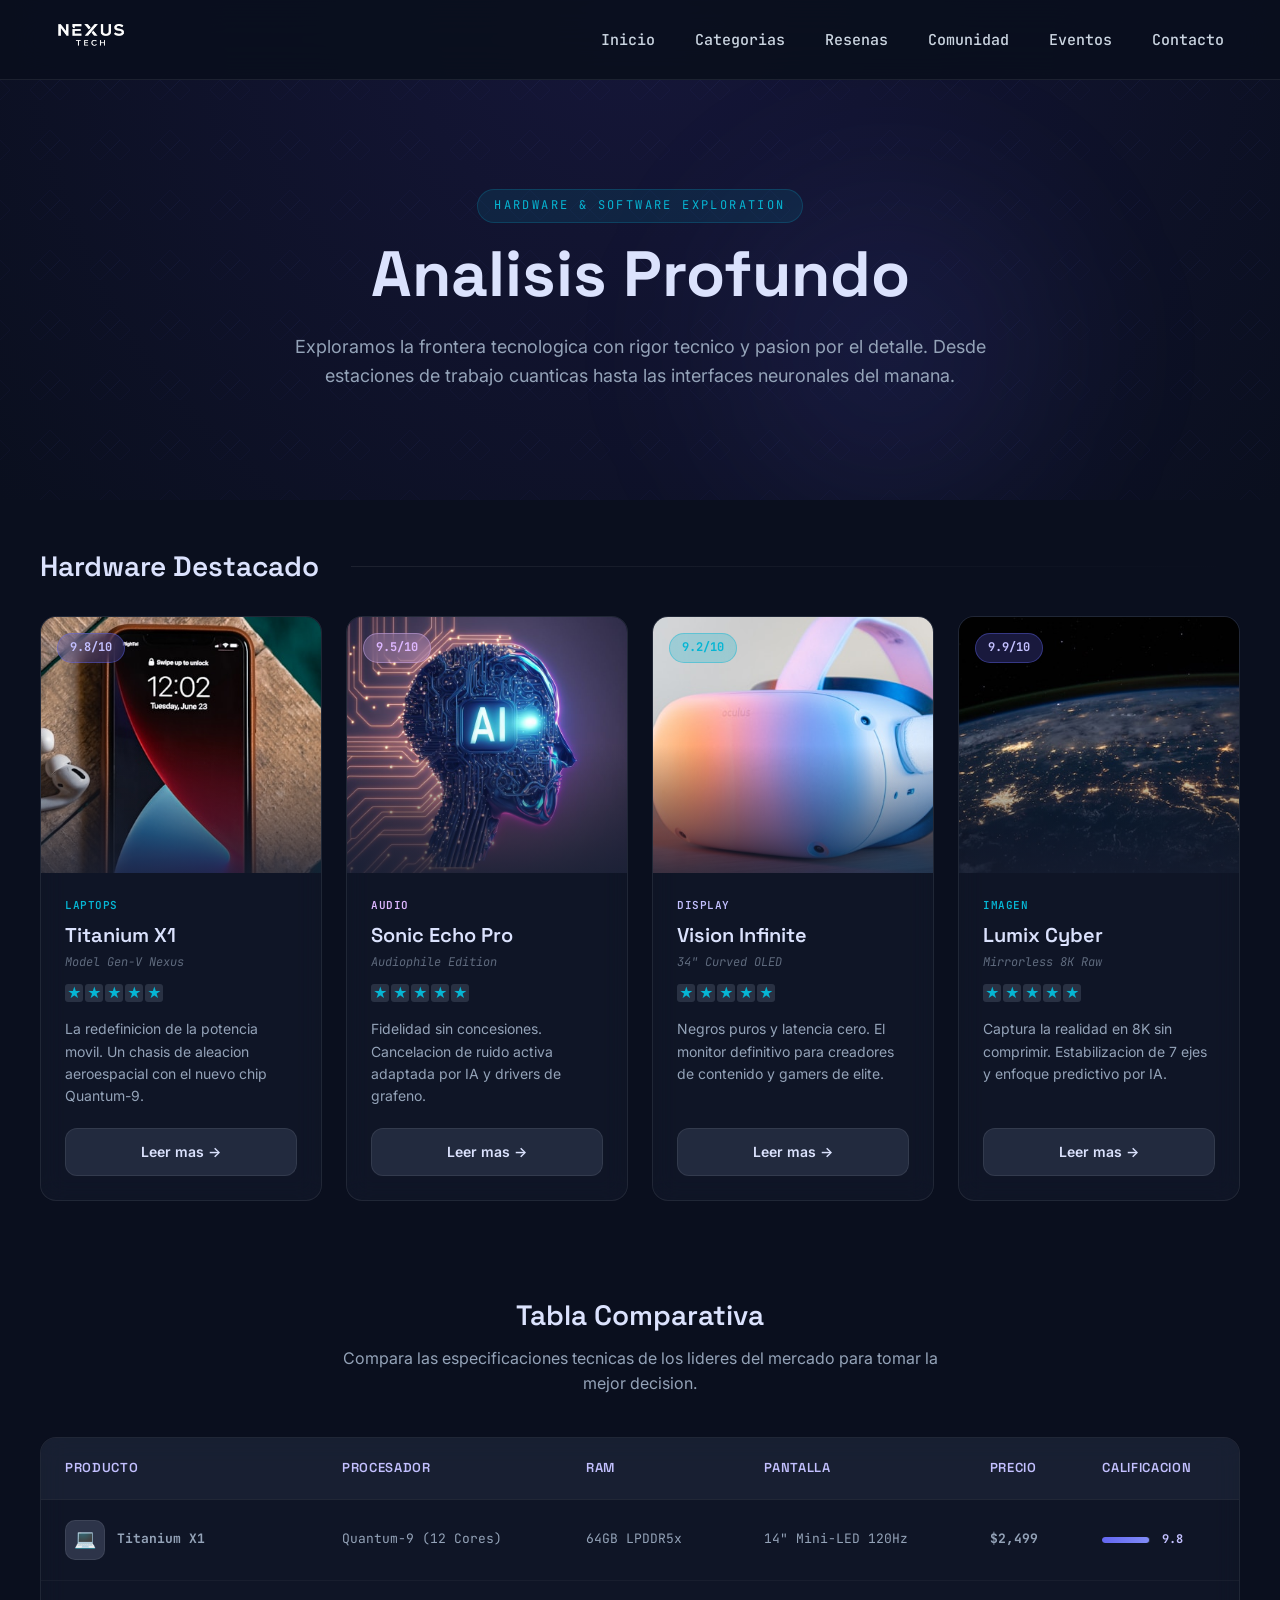
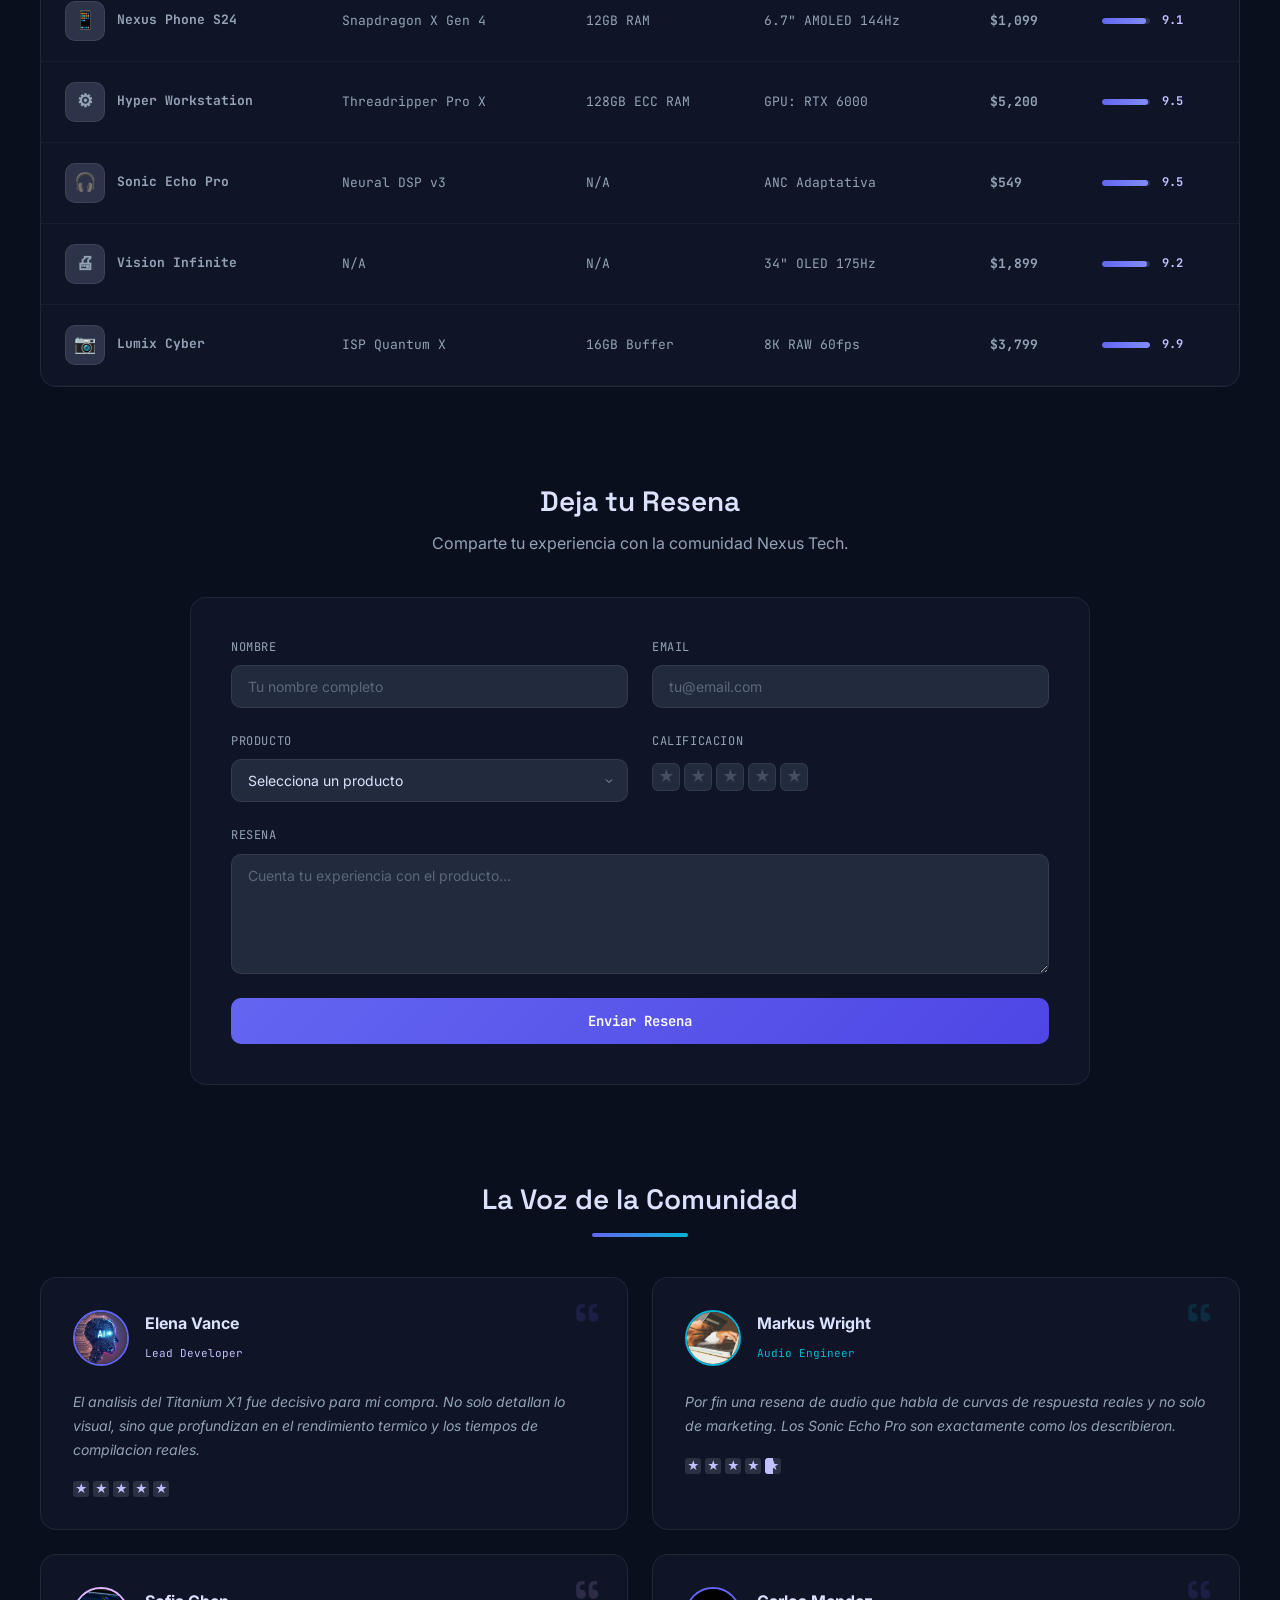
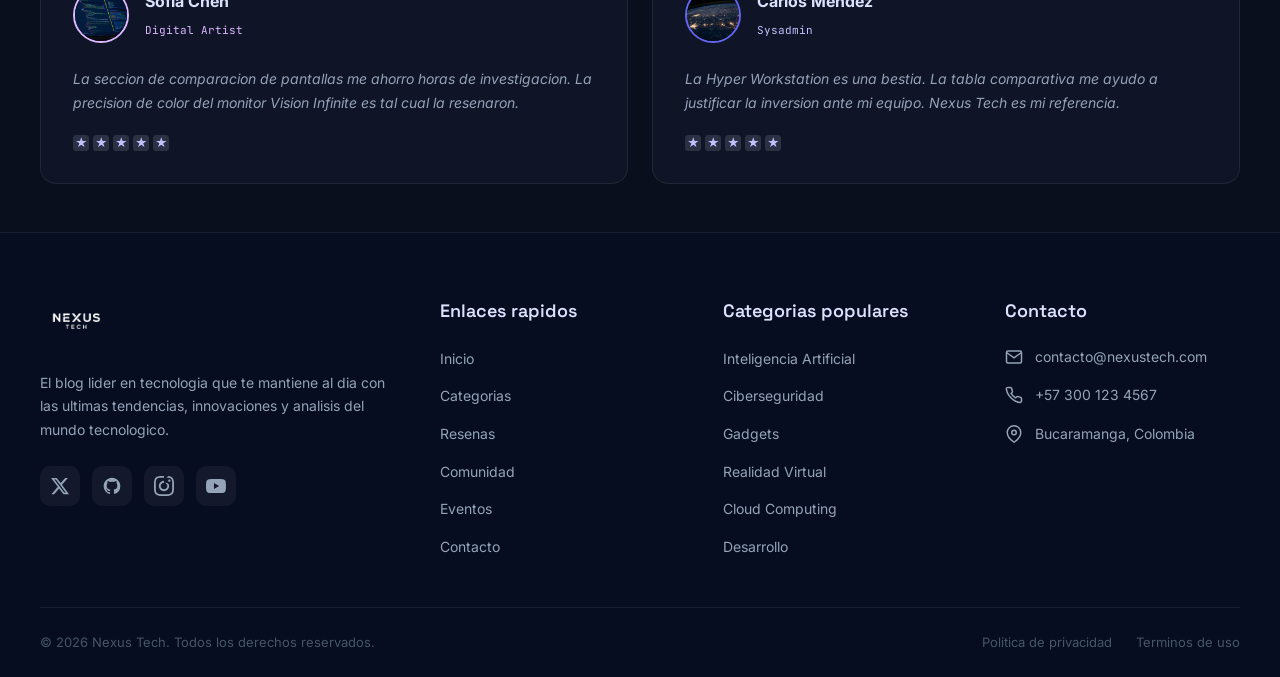
<file: pages/resenas.html>
<!DOCTYPE html>
<html lang="es">
<head>
    <meta charset="UTF-8">
    <meta name="viewport" content="width=device-width, initial-scale=1.0">
    <title>Resenas | Nexus Tech</title>
    <link rel="preconnect" href="https://fonts.googleapis.com">
    <link rel="preconnect" href="https://fonts.gstatic.com" crossorigin>
    <link href="https://fonts.googleapis.com/css2?family=Inter:wght@400;500;600;700&family=JetBrains+Mono:wght@400;500;600&family=Space+Grotesk:wght@400;500;600;700&display=swap" rel="stylesheet">
    <link rel="stylesheet" href="../assets/css/main.css">
    <link rel="stylesheet" href="../assets/css/layout.css">
    <link rel="stylesheet" href="../assets/css/components.css">
    <link rel="stylesheet" href="../assets/css/responsive.css">
    <link rel="stylesheet" href="../assets/css/reviews.css">
</head>
<body>
    <input type="checkbox" id="nav-toggle" class="cat-nav-toggle">
    <header class="cat-header">
        <div class="cat-header-container">
            <div class="cat-logo">
                <a href="../index.html"><img src="../assets/img/logo-sin-fondo.png" alt="Nexus Tech"></a>
            </div>
            <label for="nav-toggle" class="cat-hamburger" aria-label="Menu">
                <span></span>
                <span></span>
                <span></span>
            </label>
        </div>
    </header>
    <nav class="cat-nav">
        <ul class="cat-nav-list">
            <li><a href="../index.html" class="cat-nav-link">Inicio</a></li>
            <li><a href="categorias.html" class="cat-nav-link">Categorias</a></li>
            <li><a href="resenas.html" class="cat-nav-link">Resenas</a></li>
            <li><a href="comunidad.html" class="cat-nav-link">Comunidad</a></li>
            <li><a href="eventos.html" class="cat-nav-link">Eventos</a></li>
            <li><a href="contacto.html" class="cat-nav-link">Contacto</a></li>
        </ul>
    </nav>

    <!-- ==========================================
         HERO
         ========================================== -->
    <section class="rv-hero">
        <div class="rv-hero-bg"></div>
        <div class="rv-hero-content">
            <span class="rv-hero-label">Hardware &amp; Software Exploration</span>
            <h1 class="rv-hero-title">Analisis Profundo</h1>
            <p class="rv-hero-desc">Exploramos la frontera tecnologica con rigor tecnico y pasion por el detalle. Desde estaciones de trabajo cuanticas hasta las interfaces neuronales del manana.</p>
        </div>
    </section>

    <!-- ==========================================
         FEATURED REVIEWS
         ========================================== -->
    <section class="rv-section">
        <div class="rv-container">
            <div class="rv-section-header">
                <h2 class="rv-section-title">Hardware Destacado</h2>
                <div class="rv-section-line"></div>
            </div>
            <div class="rv-grid-4">

                <!-- Card 1 -->
                <div class="rv-card">
                    <div class="rv-card-img">
                        <img src="../assets/img/gaget.jpeg" alt="Titanium X1">
                        <span class="rv-card-score">9.8/10</span>
                    </div>
                    <div class="rv-card-body">
                        <span class="rv-card-category rv-cat-laptops">LAPTOPS</span>
                        <h3 class="rv-card-name">Titanium X1</h3>
                        <p class="rv-card-model">Model Gen-V Nexus</p>
                        <div class="rv-stars">
                            <span class="rv-star filled"></span>
                            <span class="rv-star filled"></span>
                            <span class="rv-star filled"></span>
                            <span class="rv-star filled"></span>
                            <span class="rv-star filled"></span>
                        </div>
                        <p class="rv-card-desc">La redefinicion de la potencia movil. Un chasis de aleacion aeroespacial con el nuevo chip Quantum-9.</p>
                        <a href="https://www.apple.com/macbook-pro/" class="rv-card-btn" target="_blank" rel="noopener">Leer mas &rarr;</a>
                    </div>
                </div>

                <!-- Card 2 -->
                <div class="rv-card">
                    <div class="rv-card-img">
                        <img src="../assets/img/ia.jpg" alt="Sonic Echo Pro">
                        <span class="rv-card-score rv-score-tertiary">9.5/10</span>
                    </div>
                    <div class="rv-card-body">
                        <span class="rv-card-category rv-cat-audio">AUDIO</span>
                        <h3 class="rv-card-name">Sonic Echo Pro</h3>
                        <p class="rv-card-model">Audiophile Edition</p>
                        <div class="rv-stars">
                            <span class="rv-star filled"></span>
                            <span class="rv-star filled"></span>
                            <span class="rv-star filled"></span>
                            <span class="rv-star filled"></span>
                            <span class="rv-star filled"></span>
                        </div>
                        <p class="rv-card-desc">Fidelidad sin concesiones. Cancelacion de ruido activa adaptada por IA y drivers de grafeno.</p>
                        <a href="https://www.sony.com/en/headphones" class="rv-card-btn" target="_blank" rel="noopener">Leer mas &rarr;</a>
                    </div>
                </div>

                <!-- Card 3 -->
                <div class="rv-card">
                    <div class="rv-card-img">
                        <img src="../assets/img/realidad-virtual.jpeg" alt="Vision Infinite">
                        <span class="rv-card-score rv-score-cyan">9.2/10</span>
                    </div>
                    <div class="rv-card-body">
                        <span class="rv-card-category rv-cat-display">DISPLAY</span>
                        <h3 class="rv-card-name">Vision Infinite</h3>
                        <p class="rv-card-model">34" Curved OLED</p>
                        <div class="rv-stars">
                            <span class="rv-star filled"></span>
                            <span class="rv-star filled"></span>
                            <span class="rv-star filled"></span>
                            <span class="rv-star filled"></span>
                            <span class="rv-star filled"></span>
                        </div>
                        <p class="rv-card-desc">Negros puros y latencia cero. El monitor definitivo para creadores de contenido y gamers de elite.</p>
                        <a href="https://www.dell.com/support/monitor" class="rv-card-btn" target="_blank" rel="noopener">Leer mas &rarr;</a>
                    </div>
                </div>

                <!-- Card 4 -->
                <div class="rv-card">
                    <div class="rv-card-img">
                        <img src="../assets/img/cloud.jpeg" alt="Lumix Cyber">
                        <span class="rv-card-score">9.9/10</span>
                    </div>
                    <div class="rv-card-body">
                        <span class="rv-card-category rv-cat-imagen">IMAGEN</span>
                        <h3 class="rv-card-name">Lumix Cyber</h3>
                        <p class="rv-card-model">Mirrorless 8K Raw</p>
                        <div class="rv-stars">
                            <span class="rv-star filled"></span>
                            <span class="rv-star filled"></span>
                            <span class="rv-star filled"></span>
                            <span class="rv-star filled"></span>
                            <span class="rv-star filled"></span>
                        </div>
                        <p class="rv-card-desc">Captura la realidad en 8K sin comprimir. Estabilizacion de 7 ejes y enfoque predictivo por IA.</p>
                        <a href="https://www.panasonic.com/global/consumer/cameras-and-camcorders.html" class="rv-card-btn" target="_blank" rel="noopener">Leer mas &rarr;</a>
                    </div>
                </div>

            </div>
        </div>
    </section>

    <!-- ==========================================
         TABLA COMPARATIVA
         ========================================== -->
    <section class="rv-section">
        <div class="rv-container">
            <div class="rv-section-header-center">
                <h2 class="rv-section-title">Tabla Comparativa</h2>
                <p class="rv-section-subtitle">Compara las especificaciones tecnicas de los lideres del mercado para tomar la mejor decision.</p>
            </div>
            <div class="rv-table-wrapper">
                <table class="rv-table">
                    <thead>
                        <tr>
                            <th>Producto</th>
                            <th>Procesador</th>
                            <th>RAM</th>
                            <th>Pantalla</th>
                            <th>Precio</th>
                            <th>Calificacion</th>
                        </tr>
                    </thead>
                    <tbody>
                        <tr>
                            <td class="rv-table-product">
                                <span class="rv-table-icon">&#128187;</span>
                                <span>Titanium X1</span>
                            </td>
                            <td>Quantum-9 (12 Cores)</td>
                            <td>64GB LPDDR5x</td>
                            <td>14" Mini-LED 120Hz</td>
                            <td class="rv-table-price">$2,499</td>
                            <td>
                                <div class="rv-table-rating">
                                    <div class="rv-rating-bar"><div class="rv-rating-fill" style="width: 98%"></div></div>
                                    <span class="rv-rating-num">9.8</span>
                                </div>
                            </td>
                        </tr>
                        <tr>
                            <td class="rv-table-product">
                                <span class="rv-table-icon">&#128241;</span>
                                <span>Nexus Phone S24</span>
                            </td>
                            <td>Snapdragon X Gen 4</td>
                            <td>12GB RAM</td>
                            <td>6.7" AMOLED 144Hz</td>
                            <td class="rv-table-price">$1,099</td>
                            <td>
                                <div class="rv-table-rating">
                                    <div class="rv-rating-bar"><div class="rv-rating-fill" style="width: 91%"></div></div>
                                    <span class="rv-rating-num">9.1</span>
                                </div>
                            </td>
                        </tr>
                        <tr>
                            <td class="rv-table-product">
                                <span class="rv-table-icon">&#9881;</span>
                                <span>Hyper Workstation</span>
                            </td>
                            <td>Threadripper Pro X</td>
                            <td>128GB ECC RAM</td>
                            <td>GPU: RTX 6000</td>
                            <td class="rv-table-price">$5,200</td>
                            <td>
                                <div class="rv-table-rating">
                                    <div class="rv-rating-bar"><div class="rv-rating-fill" style="width: 95%"></div></div>
                                    <span class="rv-rating-num">9.5</span>
                                </div>
                            </td>
                        </tr>
                        <tr>
                            <td class="rv-table-product">
                                <span class="rv-table-icon">&#127911;</span>
                                <span>Sonic Echo Pro</span>
                            </td>
                            <td>Neural DSP v3</td>
                            <td>N/A</td>
                            <td>ANC Adaptativa</td>
                            <td class="rv-table-price">$549</td>
                            <td>
                                <div class="rv-table-rating">
                                    <div class="rv-rating-bar"><div class="rv-rating-fill" style="width: 95%"></div></div>
                                    <span class="rv-rating-num">9.5</span>
                                </div>
                            </td>
                        </tr>
                        <tr>
                            <td class="rv-table-product">
                                <span class="rv-table-icon">&#128424;</span>
                                <span>Vision Infinite</span>
                            </td>
                            <td>N/A</td>
                            <td>N/A</td>
                            <td>34" OLED 175Hz</td>
                            <td class="rv-table-price">$1,899</td>
                            <td>
                                <div class="rv-table-rating">
                                    <div class="rv-rating-bar"><div class="rv-rating-fill" style="width: 92%"></div></div>
                                    <span class="rv-rating-num">9.2</span>
                                </div>
                            </td>
                        </tr>
                        <tr>
                            <td class="rv-table-product">
                                <span class="rv-table-icon">&#128247;</span>
                                <span>Lumix Cyber</span>
                            </td>
                            <td>ISP Quantum X</td>
                            <td>16GB Buffer</td>
                            <td>8K RAW 60fps</td>
                            <td class="rv-table-price">$3,799</td>
                            <td>
                                <div class="rv-table-rating">
                                    <div class="rv-rating-bar"><div class="rv-rating-fill" style="width: 99%"></div></div>
                                    <span class="rv-rating-num">9.9</span>
                                </div>
                            </td>
                        </tr>
                    </tbody>
                </table>
            </div>
        </div>
    </section>

    <!-- ==========================================
         DEJAR RESEÑA
         ========================================== -->
    <section class="rv-section">
        <div class="rv-container-narrow">
            <div class="rv-section-header-center">
                <h2 class="rv-section-title">Deja tu Resena</h2>
                <p class="rv-section-subtitle">Comparte tu experiencia con la comunidad Nexus Tech.</p>
            </div>
            <form class="rv-form">
                <div class="rv-form-row">
                    <div class="rv-form-group">
                        <label class="rv-form-label" for="rv-name">Nombre</label>
                        <input class="rv-form-input" type="text" id="rv-name" placeholder="Tu nombre completo">
                    </div>
                    <div class="rv-form-group">
                        <label class="rv-form-label" for="rv-email">Email</label>
                        <input class="rv-form-input" type="email" id="rv-email" placeholder="tu@email.com">
                    </div>
                </div>
                <div class="rv-form-row">
                    <div class="rv-form-group">
                        <label class="rv-form-label" for="rv-product">Producto</label>
                        <select class="rv-form-input" id="rv-product">
                            <option value="">Selecciona un producto</option>
                            <option>Titanium X1</option>
                            <option>Sonic Echo Pro</option>
                            <option>Vision Infinite</option>
                            <option>Lumix Cyber</option>
                            <option>Nexus Phone S24</option>
                            <option>Hyper Workstation</option>
                        </select>
                    </div>
                    <div class="rv-form-group">
                        <label class="rv-form-label">Calificacion</label>
                        <div class="rv-form-stars">
                            <span class="rv-form-star"></span>
                            <span class="rv-form-star"></span>
                            <span class="rv-form-star"></span>
                            <span class="rv-form-star"></span>
                            <span class="rv-form-star"></span>
                        </div>
                    </div>
                </div>
                <div class="rv-form-group">
                    <label class="rv-form-label" for="rv-review">Resena</label>
                    <textarea class="rv-form-input rv-form-textarea" id="rv-review" rows="5" placeholder="Cuenta tu experiencia con el producto..."></textarea>
                </div>
                <button type="submit" class="rv-form-submit">Enviar Resena</button>
            </form>
        </div>
    </section>

    <!-- ==========================================
         RESEÑAS DE USUARIOS
         ========================================== -->
    <section class="rv-section">
        <div class="rv-container">
            <div class="rv-section-header-center">
                <h2 class="rv-section-title">La Voz de la Comunidad</h2>
                <div class="rv-section-accent-line"></div>
            </div>
            <div class="rv-grid-3">

                <!-- User Review 1 -->
                <div class="rv-review-card">
                    <div class="rv-review-quote">&ldquo;</div>
                    <div class="rv-review-user">
                        <div class="rv-review-avatar">
                            <img src="../assets/img/ia.jpg" alt="Elena Vance">
                        </div>
                        <div>
                            <h4 class="rv-review-name">Elena Vance</h4>
                            <span class="rv-review-role rv-role-primary">Lead Developer</span>
                        </div>
                    </div>
                    <p class="rv-review-text">El analisis del Titanium X1 fue decisivo para mi compra. No solo detallan lo visual, sino que profundizan en el rendimiento termico y los tiempos de compilacion reales.</p>
                    <div class="rv-review-stars">
                        <span class="rv-star-sm filled"></span>
                        <span class="rv-star-sm filled"></span>
                        <span class="rv-star-sm filled"></span>
                        <span class="rv-star-sm filled"></span>
                        <span class="rv-star-sm filled"></span>
                    </div>
                </div>

                <!-- User Review 2 -->
                <div class="rv-review-card">
                    <div class="rv-review-quote rv-quote-cyan">&ldquo;</div>
                    <div class="rv-review-user">
                        <div class="rv-review-avatar rv-avatar-cyan">
                            <img src="../assets/img/ciberseguridad.jpeg" alt="Markus Wright">
                        </div>
                        <div>
                            <h4 class="rv-review-name">Markus Wright</h4>
                            <span class="rv-review-role rv-role-cyan">Audio Engineer</span>
                        </div>
                    </div>
                    <p class="rv-review-text">Por fin una resena de audio que habla de curvas de respuesta reales y no solo de marketing. Los Sonic Echo Pro son exactamente como los describieron.</p>
                    <div class="rv-review-stars">
                        <span class="rv-star-sm filled"></span>
                        <span class="rv-star-sm filled"></span>
                        <span class="rv-star-sm filled"></span>
                        <span class="rv-star-sm filled"></span>
                        <span class="rv-star-sm half"></span>
                    </div>
                </div>

                <!-- User Review 3 -->
                <div class="rv-review-card">
                    <div class="rv-review-quote rv-quote-tertiary">&ldquo;</div>
                    <div class="rv-review-user">
                        <div class="rv-review-avatar rv-avatar-tertiary">
                            <img src="../assets/img/programacion.jpeg" alt="Sofia Chen">
                        </div>
                        <div>
                            <h4 class="rv-review-name">Sofia Chen</h4>
                            <span class="rv-review-role rv-role-tertiary">Digital Artist</span>
                        </div>
                    </div>
                    <p class="rv-review-text">La seccion de comparacion de pantallas me ahorro horas de investigacion. La precision de color del monitor Vision Infinite es tal cual la resenaron.</p>
                    <div class="rv-review-stars">
                        <span class="rv-star-sm filled"></span>
                        <span class="rv-star-sm filled"></span>
                        <span class="rv-star-sm filled"></span>
                        <span class="rv-star-sm filled"></span>
                        <span class="rv-star-sm filled"></span>
                    </div>
                </div>

                <!-- User Review 4 -->
                <div class="rv-review-card">
                    <div class="rv-review-quote">&ldquo;</div>
                    <div class="rv-review-user">
                        <div class="rv-review-avatar">
                            <img src="../assets/img/cloud.jpeg" alt="Carlos Mendez">
                        </div>
                        <div>
                            <h4 class="rv-review-name">Carlos Mendez</h4>
                            <span class="rv-review-role rv-role-primary">Sysadmin</span>
                        </div>
                    </div>
                    <p class="rv-review-text">La Hyper Workstation es una bestia. La tabla comparativa me ayudo a justificar la inversion ante mi equipo. Nexus Tech es mi referencia.</p>
                    <div class="rv-review-stars">
                        <span class="rv-star-sm filled"></span>
                        <span class="rv-star-sm filled"></span>
                        <span class="rv-star-sm filled"></span>
                        <span class="rv-star-sm filled"></span>
                        <span class="rv-star-sm filled"></span>
                    </div>
                </div>

            </div>
        </div>
    </section>

    <!-- FOOTER -->
    <footer class="cat-footer">
        <div class="cat-footer-container">
            <div class="cat-footer-grid">
                <div class="cat-footer-brand">
                    <img src="../assets/img/logo-sin-fondo.png" alt="Nexus Tech" class="cat-footer-logo">
                    <p class="cat-footer-desc">El blog lider en tecnologia que te mantiene al dia con las ultimas tendencias, innovaciones y analisis del mundo tecnologico.</p>
                    <div class="cat-social-links">
                        <a href="https://twitter.com" class="cat-social-link" target="_blank" rel="noopener">
                            <svg width="20" height="20" viewBox="0 0 24 24" fill="currentColor"><path d="M18.244 2.25h3.308l-7.227 8.26 8.502 11.24H16.17l-5.214-6.817L4.99 21.75H1.68l7.73-8.835L1.254 2.25H8.08l4.713 6.231zm-1.161 17.52h1.833L7.084 4.126H5.117z"/></svg>
                        </a>
                        <a href="https://github.com" class="cat-social-link" target="_blank" rel="noopener">
                            <svg width="20" height="20" viewBox="0 0 24 24" fill="currentColor"><path d="M12 2C6.477 2 2 6.484 2 12.017c0 4.425 2.865 8.18 6.839 9.504.5.092.682-.217.682-.483 0-.237-.008-.868-.013-1.703-2.782.605-3.369-1.343-3.369-1.343-.454-1.158-1.11-1.466-1.11-1.466-.908-.62.069-.608.069-.608 1.003.07 1.531 1.032 1.531 1.032.892 1.53 2.341 1.088 2.91.832.092-.647.35-1.088.636-1.338-2.22-.253-4.555-1.113-4.555-4.951 0-1.093.39-1.988 1.029-2.688-.103-.253-.446-1.272.098-2.65 0 0 .84-.27 2.75 1.026A9.564 9.564 0 0112 6.844c.85.004 1.705.115 2.504.337 1.909-1.296 2.747-1.027 2.747-1.027.546 1.379.202 2.398.1 2.651.64.7 1.028 1.595 1.028 2.688 0 3.848-2.339 4.695-4.566 4.943.359.309.678.92.678 1.855 0 1.338-.012 2.419-.012 2.747 0 .268.18.58.688.482A10.019 10.019 0 0022 12.017C22 6.484 17.522 2 12 2z"/></svg>
                        </a>
                        <a href="https://instagram.com" class="cat-social-link" target="_blank" rel="noopener">
                            <svg width="20" height="20" viewBox="0 0 24 24" fill="currentColor"><path d="M12 2.163c3.204 0 3.584.012 4.85.07 3.252.148 4.771 1.691 4.919 4.919.058 1.265.069 1.643.069 4.849 0 3.204-.012 3.584-.069 4.849-.148 3.228-1.667 4.771-4.919 4.919-1.266.058-1.644.07-4.85.07-3.204 0-3.584-.012-4.849-.07-3.252-.148-4.771-1.691-4.919-4.919-.058-1.265-.07-1.644-.07-4.849 0-3.204.013-3.584.07-4.849.148-3.228 1.667-4.771 4.919-4.919 1.266-.057 1.644-.069 4.849-.069zm0-2.163c-3.259 0-3.667.014-4.947.072-4.358.2-6.78 2.618-6.98 6.98-.059 1.281-.072 1.687-.072 4.947 0 3.259.014 3.668.072 4.947.2 4.358 2.618 6.78 6.98 6.98 1.281.058 1.689.072 4.948.072 3.259 0 3.668-.014 4.948-.072 4.358-.2 6.78-2.618 6.98-6.98.059-1.28.072-1.689.072-4.948 0-3.259-.013-3.668-.072-4.948-.2-4.358-2.618-6.78-6.98-6.98C15.668 2.177 15.261 2.163 12 2.163zm0 5.838c-3.403 0-6.167 2.764-6.167 6.167s2.764 6.167 6.167 6.167 6.167-2.764 6.167-6.167S15.403 8.001 12 8.001zm0 10.166c-2.209 0-4-1.791-4-4 0-2.209 1.791-4 4-4s4 1.791 4 4-1.791 4-4 4zm6.406-11.845c-.796 0-1.441.645-1.441 1.44 0 .795.645 1.44 1.441 1.44.795 0 1.439-.645 1.439-1.44 0-.795-.644-1.44-1.439-1.44z"/></svg>
                        </a>
                        <a href="https://youtube.com" class="cat-social-link" target="_blank" rel="noopener">
                            <svg width="20" height="20" viewBox="0 0 24 24" fill="currentColor"><path d="M23.498 6.186a3.016 3.016 0 0 0-2.122-2.136C19.505 3.545 12 3.545 12 3.545s-7.505 0-9.377.505A3.017 3.017 0 0 0 .502 6.186C0 8.07 0 12 0 12s0 3.93.502 5.814a3.016 3.016 0 0 0 2.122 2.136c1.871.505 9.376.505 9.376.505s7.505 0 9.377-.505a3.015 3.015 0 0 0 2.122-2.136C24 15.93 24 12 24 12s0-3.93-.502-5.814zM9.545 15.568V8.432L15.818 12l-6.273 3.568z"/></svg>
                        </a>
                    </div>
                </div>
                <div>
                    <h3 class="cat-footer-section-title">Enlaces rapidos</h3>
                    <ul class="cat-footer-links">
                        <li><a href="../index.html" class="cat-footer-link">Inicio</a></li>
                        <li><a href="categorias.html" class="cat-footer-link">Categorias</a></li>
                        <li><a href="resenas.html" class="cat-footer-link">Resenas</a></li>
                        <li><a href="comunidad.html" class="cat-footer-link">Comunidad</a></li>
                        <li><a href="eventos.html" class="cat-footer-link">Eventos</a></li>
                        <li><a href="contacto.html" class="cat-footer-link">Contacto</a></li>
                    </ul>
                </div>
                <div>
                    <h3 class="cat-footer-section-title">Categorias populares</h3>
                    <ul class="cat-footer-links">
                        <li><a href="#" class="cat-footer-link">Inteligencia Artificial</a></li>
                        <li><a href="#" class="cat-footer-link">Ciberseguridad</a></li>
                        <li><a href="#" class="cat-footer-link">Gadgets</a></li>
                        <li><a href="#" class="cat-footer-link">Realidad Virtual</a></li>
                        <li><a href="#" class="cat-footer-link">Cloud Computing</a></li>
                        <li><a href="#" class="cat-footer-link">Desarrollo</a></li>
                    </ul>
                </div>
                <div>
                    <h3 class="cat-footer-section-title">Contacto</h3>
                    <div class="cat-footer-contact">
                        <div class="cat-footer-contact-item">
                            <svg class="cat-footer-contact-icon" viewBox="0 0 24 24" fill="none" stroke="currentColor" stroke-width="2">
                                <path d="M4 4h16c1.1 0 2 .9 2 2v12c0 1.1-.9 2-2 2H4c-1.1 0-2-.9-2-2V6c0-1.1.9-2 2-2z"/>
                                <polyline points="22,6 12,13 2,6"/>
                            </svg>
                            <span>contacto@nexustech.com</span>
                        </div>
                        <div class="cat-footer-contact-item">
                            <svg class="cat-footer-contact-icon" viewBox="0 0 24 24" fill="none" stroke="currentColor" stroke-width="2">
                                <path d="M22 16.92v3a2 2 0 01-2.18 2 19.79 19.79 0 01-8.64-3.49 19.79 19.79 0 01-6-6 19.79 19.79 0 01-3.49-8.64A2 2 0 014.11 2h3a2 2 0 012 1.72 12.84 12.84 0 00.7 2.81 2 2 0 01-.45 2.11L8.09 9.91a16 16 0 006 6l1.27-1.27a2 2 0 012.11-.45 12.84 12.84 0 002.81.7A2 2 0 0122 16.92z"/>
                            </svg>
                            <span>+57 300 123 4567</span>
                        </div>
                        <div class="cat-footer-contact-item">
                            <svg class="cat-footer-contact-icon" viewBox="0 0 24 24" fill="none" stroke="currentColor" stroke-width="2">
                                <path d="M21 10c0 7-9 13-9 13s-9-6-9-13a9 9 0 0118 0z"/>
                                <circle cx="12" cy="10" r="3"/>
                            </svg>
                            <span>Bucaramanga, Colombia</span>
                        </div>
                    </div>
                </div>
            </div>
            <div class="cat-footer-bottom">
                <p class="cat-footer-copyright">&copy; 2026 Nexus Tech. Todos los derechos reservados.</p>
                <div class="cat-footer-bottom-links">
                    <a href="#">Politica de privacidad</a>
                    <a href="#">Terminos de uso</a>
                </div>
            </div>
        </div>
    </footer>
</body>
</html>
</file>
<file: assets/css/index-main.css>
/* ==========================================
   INDEX-MAIN.CSS - Variables, reset, base
   ========================================== */

:root {
    --color-primary: #6366f1;
    --color-primary-light: #818cf8;
    --color-primary-dark: #4f46e5;

    --color-accent: #e74c3c;
    --color-accent-light: #ec7063;
    --color-accent-dark: #c0392b;

    --color-success: #10b981;
    --color-purple: #8b5cf6;
    --color-cyan: #06b6d4;
    --color-rose: #f43f5e;
    --color-emerald: #059669;
    --color-orange: #f97316;

    --color-background: #0a0f1e;
    --color-surface: #111827;
    --color-card: #1a2236;
    --color-card-hover: #243049;
    --color-border: #2a3550;
    --color-divider: #1e2a42;

    --color-title: #f1f5f9;
    --color-text: #cbd5e1;
    --color-text-secondary: #94a3b8;

    --shadow-sm: 0 2px 6px rgba(0,0,0,.25);
    --shadow-md: 0 8px 18px rgba(0,0,0,.35);
    --shadow-lg: 0 15px 40px rgba(0,0,0,.5);

    --radius-xs: 6px;
    --radius-sm: 10px;
    --radius-md: 16px;
    --radius-lg: 24px;

    --space-xs: .5rem;
    --space-sm: .75rem;
    --space-md: 1rem;
    --space-lg: 1.5rem;
    --space-xl: 2rem;
    --space-2xl: 3rem;

    --font-title: "Space Grotesk", sans-serif;
    --font-body: "Inter", sans-serif;

    --fs-xs: .75rem;
    --fs-sm: .875rem;
    --fs-md: 1rem;
    --fs-lg: 1.25rem;
    --fs-xl: 1.75rem;
    --fs-2xl: 2.5rem;
    --fs-3xl: 3.5rem;

    --transition: all .3s ease;
}

*, *::before, *::after {
    margin: 0;
    padding: 0;
    box-sizing: border-box;
}

body {
    font-family: var(--font-body);
    background-color: var(--color-background);
    color: var(--color-text);
    overflow-x: hidden;
}

a {
    text-decoration: none;
    color: inherit;
}

ul {
    list-style: none;
}
</file>
<file: assets/css/index-layout.css>
/* ==========================================
   INDEX-LAYOUT.CSS - Header, navbar, hero, footer layout
   ========================================== */

/* ==========================================
   HEADER
   ========================================== */

.header {
    position: fixed;
    top: 0;
    left: 0;
    width: 100%;
    height: 80px;
    background: rgba(10, 15, 30, 0.95);
    backdrop-filter: blur(20px);
    z-index: 1000;
    border-bottom: 1px solid var(--color-border);
}

.header-container {
    width: 100%;
    height: 100%;
    display: flex;
    align-items: center;
    justify-content: space-between;
    padding: 0 var(--space-xl);
    max-width: 1400px;
    margin: 0 auto;
}

.logo {
    display: flex;
    align-items: center;
    flex-shrink: 0;
}

.logo .logo-img {
    height: 70px;
    width: auto;
    max-width: 180px;
    object-fit: contain;
    filter: brightness(0) invert(1);
    transition: var(--transition);
}

.logo .logo-img:hover {
    transform: scale(1.1);
    filter: brightness(0) invert(1) drop-shadow(0 0 10px rgba(99, 102, 241, 0.6));
}

/* ==========================================
   HAMBURGER
   ========================================== */

.nav-toggle {
    display: none;
}

.hamburger {
    display: none;
    flex-direction: column;
    justify-content: center;
    align-items: center;
    width: 40px;
    height: 40px;
    cursor: pointer;
    z-index: 1001;
    gap: 5px;
}

.hamburger span {
    display: block;
    width: 24px;
    height: 2px;
    background: #cbd5e1;
    border-radius: 2px;
    transition: all 0.3s ease;
}

/* ==========================================
   NAVBAR
   ========================================== */

.navbar {
    position: fixed;
    top: 0;
    right: 0;
    height: 80px;
    display: flex;
    align-items: center;
    gap: 8px;
    padding: 0 var(--space-xl);
    z-index: 1000;
}

.nav-list {
    display: flex;
    gap: var(--space-lg);
    align-items: center;
}

.nav-link {
    color: var(--color-text);
    text-decoration: none;
    font-family: "JetBrains Mono", monospace;
    font-size: 15px;
    font-weight: 500;
    position: relative;
    padding: 8px 16px;
    padding-bottom: 4px;
    border-radius: 8px;
    transition: color var(--transition);
}

.nav-link::after {
    content: '';
    position: absolute;
    bottom: 0;
    left: 0;
    width: 100%;
    height: 2px;
    background: var(--color-primary);
    transform: scaleX(0);
    transform-origin: right;
    transition: transform var(--transition);
}

.nav-link:hover {
    color: var(--color-primary-light);
}

.nav-link:hover::after {
    transform: scaleX(1);
    transform-origin: left;
}

/* ==========================================
   HERO SECTION
   ========================================== */

.hero {
    position: relative;
    min-height: 100vh;
    background: var(--color-background);
    padding: calc(80px + var(--space-2xl)) var(--space-xl) var(--space-2xl);
    display: flex;
    align-items: center;
    justify-content: center;
    overflow: hidden;
}

.hero-background-tech {
    position: absolute;
    top: 0;
    left: 0;
    width: 100%;
    height: 100%;
    z-index: 0;
    overflow: hidden;
}

.hero-background-tech::before {
    content: '';
    position: absolute;
    top: -50%;
    left: -50%;
    width: 200%;
    height: 200%;
    background: radial-gradient(circle at 20% 50%, rgba(99, 102, 241, 0.12) 0%, transparent 50%),
                 radial-gradient(circle at 80% 80%, rgba(6, 182, 212, 0.08) 0%, transparent 50%),
                 radial-gradient(circle at 50% 30%, rgba(245, 158, 11, 0.06) 0%, transparent 50%);
    animation: techPulse 20s ease-in-out infinite;
}

.hero-background-tech::after {
    content: '';
    position: absolute;
    top: 0;
    left: 0;
    width: 100%;
    height: 100%;
    background: url("data:image/svg+xml,%3Csvg xmlns='http://www.w3.org/2000/svg' width='60' height='60' viewBox='0 0 60 60'%3E%3Cg fill='none' stroke='%236366f1' stroke-width='0.5' opacity='0.06'%3E%3Cpath d='M30 10 L20 20 L30 30 L40 20 Z'/%3E%3Cpath d='M10 30 L20 20 L30 30 L20 40 Z'/%3E%3Cpath d='M50 30 L40 20 L30 30 L40 40 Z'/%3E%3C/g%3E%3C/svg%3E") repeat;
    animation: techGrid 30s linear infinite;
}

.hero-container {
    position: relative;
    z-index: 1;
    max-width: 1400px;
    margin: 0 auto;
    width: 100%;
}

.hero-content {
    display: grid;
    grid-template-columns: 45% 55%;
    gap: 0;
    align-items: center;
}

.hero-text {
    max-width: 550px;
    padding-right: var(--space-xl);
}

.hero-image-wrapper {
    position: relative;
    width: 100%;
    max-width: 700px;
    margin-right: calc(-1 * var(--space-xl));
}

/* ==========================================
   ARTICLES SECTION
   ========================================== */

.articles-section {
    background: var(--color-surface);
    padding: var(--space-2xl) 0;
    overflow: hidden;
}

.articles-container {
    max-width: 1400px;
    margin: 0 auto;
    padding: 0 var(--space-xl);
}

/* ==========================================
   NEWSLETTER
   ========================================== */

.newsletter-section {
    background: var(--color-background);
    padding: var(--space-2xl) var(--space-xl);
    position: relative;
    overflow: hidden;
}

.newsletter-container {
    max-width: 900px;
    margin: 0 auto;
    background: linear-gradient(135deg, rgba(26, 34, 54, 0.9), rgba(30, 42, 66, 0.9));
    border: 1px solid var(--color-border);
    border-radius: var(--radius-lg);
    padding: var(--space-xl) var(--space-2xl);
    display: flex;
    align-items: center;
    gap: var(--space-xl);
    position: relative;
    z-index: 1;
    backdrop-filter: blur(10px);
}

/* ==========================================
   FOOTER
   ========================================== */

.footer {
    background: var(--color-background);
    border-top: 1px solid var(--color-border);
    padding: var(--space-2xl) var(--space-xl) var(--space-xl);
}

.footer-container {
    max-width: 1400px;
    margin: 0 auto;
}

.footer-grid {
    display: grid;
    grid-template-columns: 2fr 1fr 1fr 1fr;
    gap: var(--space-2xl);
    margin-bottom: var(--space-2xl);
}

.footer-bottom {
    border-top: 1px solid var(--color-border);
    padding-top: var(--space-xl);
    display: flex;
    justify-content: space-between;
    align-items: center;
}
</file>
<file: assets/css/index-components.css>
/* ==========================================
   INDEX-COMPONENTS.CSS - Preloader, cards, newsletter, footer details
   ========================================== */

/* ==========================================
   PRELOADER
   ========================================== */

.preloader {
    position: fixed;
    top: 0;
    left: 0;
    width: 100vw;
    height: 100vh;
    background-color: #0a0f1e;
    display: flex;
    justify-content: center;
    align-items: center;
    z-index: 9999;
    overflow: hidden;
    font-family: 'Segoe UI', Tahoma, Geneva, Verdana, sans-serif;
    animation: preloaderFadeOut 0.6s ease-in 3s forwards;
}

@keyframes preloaderFadeOut {
    0% { opacity: 1; visibility: visible; }
    100% { opacity: 0; visibility: hidden; pointer-events: none; }
}

.preloader-content {
    display: flex;
    flex-direction: column;
    align-items: center;
    gap: 20px;
    position: relative;
    width: 300px;
}

.preloader-logo {
    width: 80px;
    height: 80px;
    background: radial-gradient(circle, #818cf8 0%, #6366f1 100%);
    border-radius: 50%;
    box-shadow: 0 0 20px rgba(99, 102, 241, 0.5);
    animation: pulso 2s infinite ease-in-out;
}

.preloader-bar-container {
    width: 100%;
    height: 6px;
    background-color: rgba(255, 255, 255, 0.1);
    border-radius: 3px;
    overflow: hidden;
}

.preloader-bar-fill {
    width: 0%;
    height: 100%;
    background: linear-gradient(90deg, #6366f1 0%, #818cf8 100%);
    box-shadow: 0 0 10px #818cf8;
    border-radius: 3px;
    animation: llenarBarra 3s infinite ease-in-out;
}

.preloader-text {
    display: flex;
    flex-direction: column;
    align-items: center;
    gap: 5px;
}

.preloader-text span:nth-child(1) {
    color: #ffffff;
    font-weight: bold;
    letter-spacing: 3px;
    font-size: 14px;
}

.preloader-text span:nth-child(2) {
    color: #818cf8;
    font-size: 11px;
    letter-spacing: 1px;
    opacity: 0.7;
    animation: parpadeo 1.5s infinite;
}

.tech-particles {
    position: absolute;
    width: 200%;
    height: 200%;
    z-index: -1;
}

.particle {
    position: absolute;
    width: 4px;
    height: 4px;
    background-color: #818cf8;
    border-radius: 50%;
    opacity: 0.3;
}

.particle:nth-child(1) { top: 10%; left: 20%; animation: flotar 4s infinite; }
.particle:nth-child(2) { top: 30%; left: 80%; animation: flotar 6s infinite 1s; }
.particle:nth-child(3) { top: 70%; left: 15%; animation: flotar 5s infinite 2s; }
.particle:nth-child(4) { top: 80%; left: 75%; animation: flotar 7s infinite 0.5s; }
.particle:nth-child(5) { top: 40%; left: 45%; animation: flotar 4s infinite 1.5s; }

@keyframes pulso {
    0%, 100% { transform: scale(1); box-shadow: 0 0 20px rgba(99, 102, 241, 0.5); }
    50% { transform: scale(1.05); box-shadow: 0 0 35px rgba(99, 102, 241, 0.8); }
}

@keyframes llenarBarra {
    0% { width: 0%; }
    50% { width: 70%; }
    100% { width: 100%; }
}

@keyframes parpadeo {
    0%, 100% { opacity: 0.3; }
    50% { opacity: 1; }
}

@keyframes flotar {
    0% { transform: translateY(0px) translateX(0px); opacity: 0; }
    50% { opacity: 0.6; }
    100% { transform: translateY(-40px) translateX(10px); opacity: 0; }
}

/* ==========================================
   HERO COMPONENTS
   ========================================== */

.hero-tag {
    display: inline-block;
    padding: var(--space-xs) var(--space-sm);
    background: var(--color-primary);
    border-radius: var(--radius-sm);
    color: white;
    font-size: var(--fs-xs);
    font-weight: 600;
    text-transform: uppercase;
    letter-spacing: 0.1em;
    margin-bottom: var(--space-md);
    box-shadow: 0 4px 15px rgba(99, 102, 241, 0.4);
    opacity: 0;
    animation: heroTagEntrance 1s ease-out 0.3s forwards;
}

.hero-title {
    font-size: clamp(2rem, 5vw, var(--fs-3xl));
    line-height: 1.1;
    margin-bottom: var(--space-lg);
    color: var(--color-title);
    font-weight: 700;
    opacity: 0;
    animation: heroTitleEntrance 1s ease-out 0.6s forwards;
}

.hero-highlight {
    color: var(--color-primary-light);
    font-weight: 800;
}

.hero-description {
    font-size: var(--fs-lg);
    color: var(--color-text-secondary);
    margin-bottom: var(--space-xl);
    line-height: 1.7;
    opacity: 0;
    animation: heroDescEntrance 1s ease-out 0.9s forwards;
}

.hero-btn {
    display: inline-flex;
    align-items: center;
    gap: var(--space-sm);
    background: var(--color-primary);
    color: white;
    padding: var(--space-md) var(--space-xl);
    border-radius: var(--radius-md);
    text-decoration: none;
    font-weight: 600;
    transition: var(--transition);
    position: relative;
    overflow: hidden;
    box-shadow: 0 8px 25px rgba(99, 102, 241, 0.4);
    opacity: 0;
    animation: heroBtnEntrance 1s ease-out 1.2s forwards;
}

.hero-btn::before {
    content: '';
    position: absolute;
    top: 0;
    left: -100%;
    width: 100%;
    height: 100%;
    background: linear-gradient(90deg, transparent, rgba(255,255,255,0.2), transparent);
    transition: 0.5s;
}

.hero-btn:hover {
    background: var(--color-primary-dark);
    transform: translateY(-3px);
    box-shadow: 0 12px 35px rgba(99, 102, 241, 0.5);
}

.hero-btn:hover::before {
    left: 100%;
}

.hero-btn-icon {
    width: 20px;
    height: 20px;
    transition: transform var(--transition);
}

.hero-btn:hover .hero-btn-icon {
    transform: translateX(4px);
}

.hero-image-glow {
    position: absolute;
    top: 50%;
    left: 50%;
    transform: translate(-50%, -50%);
    width: 450px;
    height: 450px;
    background: var(--color-primary);
    filter: blur(100px);
    opacity: 0.2;
    border-radius: 50%;
    animation: gentlePulse 6s ease-in-out infinite;
}

.hero-image {
    position: relative;
    width: 100%;
    height: auto;
    z-index: 1;
    display: block;
    border-radius: var(--radius-lg);
    box-shadow: 0 20px 60px rgba(0, 0, 0, 0.6);
    animation: float 6s ease-in-out infinite;
}

@keyframes gentlePulse {
    0%, 100% { transform: translate(-50%, -50%) scale(1); opacity: 0.2; }
    50% { transform: translate(-50%, -50%) scale(1.2); opacity: 0.35; }
}

@keyframes float {
    0%, 100% { transform: translateY(0px); }
    50% { transform: translateY(-15px); }
}

@keyframes techPulse {
    0%, 100% { transform: scale(1) rotate(0deg); opacity: 0.5; }
    50% { transform: scale(1.2) rotate(180deg); opacity: 0.8; }
}

@keyframes techGrid {
    0% { transform: translate(0, 0); }
    100% { transform: translate(60px, 60px); }
}

@keyframes heroTagEntrance {
    0% { opacity: 0; transform: translateY(20px) scale(0.9); }
    100% { opacity: 1; transform: translateY(0) scale(1); }
}

@keyframes heroTitleEntrance {
    0% { opacity: 0; transform: translateY(30px) scale(0.95); }
    100% { opacity: 1; transform: translateY(0) scale(1); }
}

@keyframes heroDescEntrance {
    0% { opacity: 0; transform: translateY(25px); }
    100% { opacity: 1; transform: translateY(0); }
}

@keyframes heroBtnEntrance {
    0% { opacity: 0; transform: translateY(20px) scale(0.95); }
    50% { transform: translateY(-5px) scale(1.05); }
    100% { opacity: 1; transform: translateY(0) scale(1); }
}

@keyframes heroImageEntrance {
    0% { opacity: 0; transform: translateX(40px) scale(0.9); filter: blur(10px); }
    100% { opacity: 1; transform: translateX(0) scale(1); filter: blur(0); }
}

.hero-image-wrapper {
    opacity: 0;
    animation: heroImageEntrance 1s ease-out 0.8s forwards;
}

/* ==========================================
   ARTICLE CARDS
   ========================================== */

.section-title {
    text-align: center;
    margin-bottom: var(--space-2xl);
    color: var(--color-title);
    font-size: var(--fs-2xl);
    font-weight: 700;
    position: relative;
}

.section-title::after {
    content: '';
    position: absolute;
    bottom: -10px;
    left: 50%;
    transform: translateX(-50%);
    width: 80px;
    height: 3px;
    background: var(--color-primary);
    border-radius: 3px;
}

.articles-carousel {
    overflow: hidden;
    width: 100%;
    padding: var(--space-xl) 0;
}

.articles-track {
    display: flex;
    gap: var(--space-xl);
    width: max-content;
    animation: carouselSlide 35s linear infinite;
}

.articles-track:hover {
    animation-play-state: paused;
}

@keyframes carouselSlide {
    0% { transform: translateX(0); }
    100% { transform: translateX(-50%); }
}

.article-card {
    flex: 0 0 350px;
    background: var(--color-card);
    border-radius: var(--radius-lg);
    overflow: hidden;
    border: 1px solid var(--color-border);
    transition: var(--transition);
    position: relative;
}

.article-card:hover {
    transform: translateY(-8px);
    box-shadow: var(--shadow-lg);
    background: var(--color-card-hover);
    border-color: var(--color-primary);
}

.article-image-wrapper {
    position: relative;
    width: 100%;
    height: 200px;
    overflow: hidden;
}

.article-image {
    width: 100%;
    height: 100%;
    object-fit: cover;
    transition: transform 0.5s ease;
}

.article-card:hover .article-image {
    transform: scale(1.05);
}

.article-category {
    position: absolute;
    top: var(--space-md);
    left: var(--space-md);
    padding: var(--space-xs) var(--space-sm);
    color: white;
    border-radius: var(--radius-sm);
    font-size: var(--fs-xs);
    font-weight: 600;
    text-transform: uppercase;
    z-index: 1;
}

.article-category.cat-ia { background: var(--color-primary); box-shadow: 0 4px 10px rgba(99, 102, 241, 0.4); }
.article-category.cat-gadgets { background: var(--color-cyan); box-shadow: 0 4px 10px rgba(6, 182, 212, 0.4); }
.article-category.cat-security { background: var(--color-purple); box-shadow: 0 4px 10px rgba(139, 92, 246, 0.4); }
.article-category.cat-cloud { background: var(--color-emerald); box-shadow: 0 4px 10px rgba(5, 150, 105, 0.4); }
.article-category.cat-vr { background: var(--color-rose); box-shadow: 0 4px 10px rgba(244, 63, 94, 0.4); }
.article-category.cat-dev { background: var(--color-accent); box-shadow: 0 4px 10px rgba(231, 76, 60, 0.4); }

.article-content {
    padding: var(--space-lg);
}

.article-meta {
    display: flex;
    gap: var(--space-lg);
    margin-bottom: var(--space-md);
    font-size: var(--fs-xs);
    color: var(--color-text-secondary);
}

.article-date,
.article-author {
    display: flex;
    align-items: center;
    gap: var(--space-xs);
}

.article-title {
    font-size: var(--fs-lg);
    color: var(--color-title);
    margin-bottom: var(--space-sm);
    font-weight: 600;
    line-height: 1.3;
}

.article-description {
    font-size: var(--fs-sm);
    color: var(--color-text-secondary);
    margin-bottom: var(--space-lg);
    line-height: 1.6;
}

.article-read-more {
    display: inline-flex;
    align-items: center;
    gap: var(--space-xs);
    color: var(--color-primary);
    text-decoration: none;
    font-weight: 600;
    font-size: var(--fs-sm);
    transition: var(--transition);
}

.article-read-more:hover {
    color: var(--color-primary-light);
    gap: var(--space-md);
}

/* ==========================================
   NEWSLETTER COMPONENTS
   ========================================== */

.newsletter-icon {
    flex-shrink: 0;
    width: 60px;
    height: 60px;
    background: linear-gradient(135deg, var(--color-primary), var(--color-purple));
    border-radius: var(--radius-md);
    display: flex;
    align-items: center;
    justify-content: center;
    box-shadow: 0 8px 20px rgba(99, 102, 241, 0.3);
}

.newsletter-icon svg {
    width: 28px;
    height: 28px;
    color: white;
}

.newsletter-text {
    flex: 1;
}

.newsletter-title {
    color: var(--color-title);
    font-size: var(--fs-xl);
    margin-bottom: var(--space-xs);
    font-weight: 700;
}

.newsletter-subtitle {
    color: var(--color-text-secondary);
    font-size: var(--fs-sm);
    line-height: 1.5;
}

.newsletter-form {
    display: flex;
    gap: var(--space-sm);
    flex-shrink: 0;
}

.newsletter-input {
    padding: var(--space-md) var(--space-lg);
    border-radius: var(--radius-md);
    border: 1px solid var(--color-border);
    background: rgba(255, 255, 255, 0.05);
    color: var(--color-text);
    font-size: var(--fs-sm);
    transition: var(--transition);
    outline: none;
    min-width: 220px;
}

.newsletter-input::placeholder {
    color: var(--color-text-secondary);
}

.newsletter-input:focus {
    border-color: var(--color-primary);
    background: rgba(99, 102, 241, 0.08);
    box-shadow: 0 0 15px rgba(99, 102, 241, 0.15);
}

.newsletter-btn {
    padding: var(--space-md) var(--space-xl);
    background: var(--color-primary);
    color: white;
    border: none;
    border-radius: var(--radius-md);
    font-weight: 700;
    cursor: pointer;
    transition: var(--transition);
    white-space: nowrap;
}

.newsletter-btn:hover {
    background: var(--color-primary-light);
    transform: translateY(-2px);
    box-shadow: 0 8px 25px rgba(99, 102, 241, 0.4);
}

/* ==========================================
   FOOTER COMPONENTS
   ========================================== */

.footer-brand {
    margin-bottom: var(--space-lg);
}

.footer-logo {
    height: 50px;
    width: auto;
    margin-bottom: var(--space-md);
    filter: brightness(0) invert(1);
}

.footer-description {
    color: var(--color-text-secondary);
    font-size: var(--fs-sm);
    line-height: 1.7;
    margin-bottom: var(--space-lg);
}

.social-links {
    display: flex;
    gap: var(--space-md);
}

.social-link {
    width: 40px;
    height: 40px;
    background: rgba(255, 255, 255, 0.05);
    border-radius: 10px;
    display: flex;
    align-items: center;
    justify-content: center;
    color: #94a3b8;
    text-decoration: none;
    transition: all 0.3s cubic-bezier(0.4, 0, 0.2, 1);
}

.social-link:hover {
    transform: translateY(-3px) scale(1.05);
}

.social-link:nth-child(1):hover {
    background: #000;
    color: #fff;
    box-shadow: 0 6px 20px rgba(0, 0, 0, 0.5);
}

.social-link:nth-child(2):hover {
    background: #333;
    color: #fff;
    box-shadow: 0 6px 20px rgba(51, 51, 51, 0.5);
}

.social-link:nth-child(3):hover {
    background: linear-gradient(135deg, #f09433, #e6683c, #dc2743, #cc2366, #bc1888);
    color: #fff;
    box-shadow: 0 6px 20px rgba(220, 39, 67, 0.5);
}

.social-link:nth-child(4):hover {
    background: #ff0000;
    color: #fff;
    box-shadow: 0 6px 20px rgba(255, 0, 0, 0.5);
}

.footer-title {
    color: var(--color-title);
    font-size: var(--fs-lg);
    margin-bottom: var(--space-lg);
    font-weight: 600;
}

.footer-links {
    list-style: none;
    padding: 0;
    margin: 0;
}

.footer-link {
    margin-bottom: var(--space-sm);
    color: var(--color-text-secondary);
    text-decoration: none;
    display: block;
    transition: var(--transition);
    font-size: var(--fs-sm);
}

.footer-link:hover {
    color: var(--color-primary-light);
    transform: translateX(4px);
}

.footer-contact {
    display: flex;
    flex-direction: column;
    gap: var(--space-md);
}

.footer-contact-item {
    display: flex;
    align-items: flex-start;
    gap: var(--space-sm);
    color: var(--color-text-secondary);
    font-size: var(--fs-sm);
}

.footer-contact-icon {
    width: 20px;
    height: 20px;
    color: var(--color-primary);
    flex-shrink: 0;
    margin-top: 2px;
}

.footer-copyright {
    color: var(--color-text-secondary);
    font-size: var(--fs-sm);
}

.footer-bottom-links {
    display: flex;
    gap: var(--space-lg);
}

.footer-bottom-links a {
    color: var(--color-text-secondary);
    text-decoration: none;
    font-size: var(--fs-sm);
    transition: var(--transition);
}

.footer-bottom-links a:hover {
    color: var(--color-primary-light);
}
</file>
<file: assets/css/index-responsive.css>
/* ==========================================
   INDEX-RESPONSIVE.CSS - Media queries
   ========================================== */

@media (max-width: 1024px) {
    .hero-content {
        grid-template-columns: 1fr;
        text-align: center;
    }

    .hero-text {
        max-width: 100%;
        padding-right: 0;
    }

    .hero-btn {
        margin: 0 auto;
    }

    .hero-image-wrapper {
        max-width: 500px;
        margin: var(--space-xl) auto 0;
    }

    .newsletter-container {
        flex-direction: column;
        text-align: center;
        padding: var(--space-xl);
    }

    .newsletter-form {
        width: 100%;
        justify-content: center;
    }

    .footer-grid {
        grid-template-columns: 1fr 1fr;
    }

    .footer-bottom {
        flex-direction: column;
        gap: var(--space-md);
        text-align: center;
    }
}

@media (max-width: 768px) {
    .header-container {
        padding: 0 16px;
    }

    .hamburger {
        display: flex;
    }

    .navbar {
        position: fixed;
        top: 0;
        right: 0;
        width: 280px;
        height: 100vh;
        background: rgba(10, 15, 30, 0.98);
        backdrop-filter: blur(20px);
        border-left: 1px solid rgba(255, 255, 255, 0.08);
        padding: 100px 32px 32px;
        transition: transform 0.3s ease;
        z-index: 999;
        display: block;
        overflow-y: auto;
        transform: translateX(100%);
    }

    .nav-toggle:checked ~ .navbar {
        transform: translateX(0);
    }

    .nav-toggle:checked ~ .header .hamburger span:nth-child(1) {
        transform: rotate(45deg) translate(5px, 5px);
    }

    .nav-toggle:checked ~ .header .hamburger span:nth-child(2) {
        opacity: 0;
    }

    .nav-toggle:checked ~ .header .hamburger span:nth-child(3) {
        transform: rotate(-45deg) translate(5px, -5px);
    }

    .nav-toggle:checked ~ .header .hamburger span {
        background: #fff;
    }

    .nav-list {
        flex-direction: column;
        align-items: flex-start;
        gap: 0;
    }

    .nav-link {
        display: block;
        padding: 16px 0;
        font-size: 16px;
        border-bottom: 1px solid rgba(255, 255, 255, 0.06);
        width: 100%;
    }

    .hero {
        padding: calc(80px + var(--space-xl)) var(--space-md) var(--space-xl);
    }

    .hero-title {
        font-size: var(--fs-2xl);
    }

    .newsletter-container {
        padding: var(--space-lg);
    }

    .newsletter-form {
        flex-direction: column;
    }

    .newsletter-input {
        min-width: unset;
        width: 100%;
    }

    .article-card {
        flex: 0 0 300px;
    }

    .footer-grid {
        grid-template-columns: 1fr;
        text-align: center;
    }

    .social-links {
        justify-content: center;
    }

    .footer-contact-item {
        justify-content: center;
    }
}

@media (max-width: 480px) {
    .logo .logo-img {
        height: 50px;
    }

    .hero-title {
        font-size: var(--fs-xl);
    }

    .hero-description {
        font-size: var(--fs-md);
    }

    .hero-btn {
        width: 100%;
        justify-content: center;
    }

    .newsletter-title {
        font-size: var(--fs-xl);
    }

    .article-card {
        flex: 0 0 280px;
    }
}
</file>
<file: assets/css/main.css>
/* ==========================================
   MAIN.CSS - Variables, reset, tipografia
   ========================================== */

*, *::before, *::after {
    margin: 0;
    padding: 0;
    box-sizing: border-box;
}

html, body {
    overflow-x: hidden;
    width: 100%;
}

body {
    font-family: "Inter", sans-serif;
    font-size: 16px;
    line-height: 1.6;
    background-color: #0a0f1e;
    color: #dbe2fd;
}

a {
    text-decoration: none;
    color: inherit;
}

ul {
    list-style: none;
}
</file>
<file: assets/css/layout.css>
/* ==========================================
   LAYOUT.CSS - Header, sidebar, main structure, footer
   ========================================== */

/* ==========================================
   HEADER
   ========================================== */

.cat-header {
    position: fixed;
    top: 0;
    left: 0;
    width: 100%;
    height: 80px;
    background: rgba(10, 15, 30, 0.95);
    backdrop-filter: blur(20px);
    border-bottom: 1px solid rgba(255, 255, 255, 0.08);
    z-index: 1000;
}

.cat-header-container {
    width: 100%;
    height: 100%;
    display: flex;
    align-items: center;
    justify-content: space-between;
    padding: 0 40px;
}

.cat-logo {
    display: flex;
    align-items: center;
    gap: 12px;
}

.cat-logo img {
    height: 70px;
    width: auto;
    filter: brightness(0) invert(1);
}

.cat-nav {
    position: fixed;
    top: 0;
    right: 0;
    height: 80px;
    display: flex;
    align-items: center;
    gap: 8px;
    padding: 0 40px;
    z-index: 1000;
}

.cat-nav-list {
    display: flex;
    align-items: center;
    gap: 8px;
}

.cat-nav-link {
    font-family: "JetBrains Mono", monospace;
    font-size: 15px;
    color: #cbd5e1;
    padding: 8px 16px;
    border-radius: 8px;
    font-weight: 500;
    position: relative;
    padding-bottom: 4px;
    transition: color 0.2s ease;
}

.cat-nav-link::after {
    content: '';
    position: absolute;
    bottom: 0;
    left: 0;
    width: 100%;
    height: 2px;
    background: #6366f1;
    transform: scaleX(0);
    transform-origin: right;
    transition: transform 0.2s ease;
}

.cat-nav-link:hover {
    color: #818cf8;
}

.cat-nav-link:hover::after {
    transform: scaleX(1);
    transform-origin: left;
}

/* ==========================================
   HAMBURGER MENU
   ========================================== */

.cat-nav-toggle {
    display: none;
}

.cat-hamburger {
    display: none;
    flex-direction: column;
    justify-content: center;
    align-items: center;
    width: 40px;
    height: 40px;
    cursor: pointer;
    z-index: 1001;
    gap: 5px;
}

.cat-hamburger span {
    display: block;
    width: 24px;
    height: 2px;
    background: #cbd5e1;
    border-radius: 2px;
    transition: all 0.3s ease;
}

/* ==========================================
   PAGE LAYOUT
   ========================================== */

.cat-page-wrapper {
    display: flex;
    padding-top: 80px;
    min-height: 100vh;
}

/* ==========================================
   SIDEBAR
   ========================================== */

.cat-sidebar {
    width: 288px;
    min-height: calc(100vh - 80px);
    position: sticky;
    top: 80px;
    border-right: 1px solid rgba(255, 255, 255, 0.08);
    overflow-y: auto;
    padding: 24px;
    background: rgba(6, 13, 32, 0.5);
    flex-shrink: 0;
}

.cat-sidebar-content {
    display: flex;
    flex-direction: column;
    gap: 48px;
}

.cat-sidebar-title {
    font-family: "Space Grotesk", sans-serif;
    font-size: 28px;
    line-height: 1.3;
    font-weight: 600;
    color: #dbe2fd;
    margin-bottom: 12px;
}

/* ==========================================
   MAIN CONTENT
   ========================================== */

.cat-main {
    flex: 1;
    min-width: 0;
}

.cat-content {
    padding: 40px;
}

/* Hero */
.cat-hero {
    display: flex;
    justify-content: space-between;
    align-items: flex-end;
    margin-bottom: 48px;
}

.cat-hero-label {
    color: #6366f1;
    font-family: "JetBrains Mono", monospace;
    font-size: 14px;
    letter-spacing: 0.15em;
    text-transform: uppercase;
    margin-bottom: 8px;
    display: block;
}

.cat-hero-title {
    font-family: "Space Grotesk", sans-serif;
    font-size: clamp(36px, 4vw, 64px);
    line-height: 1.1;
    font-weight: 700;
    letter-spacing: -0.02em;
    color: #dbe2fd;
}

.cat-sort {
    display: flex;
    align-items: center;
    gap: 12px;
    flex-shrink: 0;
}

.cat-sort-label {
    font-family: "JetBrains Mono", monospace;
    font-size: 14px;
    letter-spacing: 0.05em;
    color: #c7c4d8;
}

.cat-sort-select {
    background: #222a3e;
    border: 1px solid rgba(255, 255, 255, 0.08);
    border-radius: 8px;
    color: #dbe2fd;
    font-family: "JetBrains Mono", monospace;
    font-size: 14px;
    letter-spacing: 0.05em;
    padding: 8px 36px 8px 16px;
    cursor: pointer;
    outline: none;
    transition: all 0.2s ease;
    appearance: none;
    -webkit-appearance: none;
    background-image: url("data:image/svg+xml,%3Csvg xmlns='http://www.w3.org/2000/svg' width='12' height='12' viewBox='0 0 24 24' fill='none' stroke='%23c7c4d8' stroke-width='2'%3E%3Cpolyline points='6 9 12 15 18 9'%3E%3C/polyline%3E%3C/svg%3E");
    background-repeat: no-repeat;
    background-position: right 12px center;
}

.cat-sort-select:focus {
    border-color: #c3c0ff;
    box-shadow: 0 0 0 2px rgba(195, 192, 255, 0.2);
}

/* ==========================================
   ARTICLES GRID
   ========================================== */

.cat-articles-grid {
    display: grid;
    grid-template-columns: repeat(3, 1fr);
    gap: 24px;
}

/* ==========================================
   FOOTER
   ========================================== */

.cat-footer {
    background: #060d20;
    border-top: 1px solid rgba(255, 255, 255, 0.08);
    padding: 64px 0 0;
}

.cat-footer-container {
    max-width: 1400px;
    margin: 0 auto;
    padding: 0 40px;
}

.cat-footer-grid {
    display: grid;
    grid-template-columns: 1.5fr 1fr 1fr 1fr;
    gap: 48px;
    padding-bottom: 48px;
    border-bottom: 1px solid rgba(255, 255, 255, 0.08);
}

.cat-footer-logo {
    height: 50px;
    width: auto;
    filter: brightness(0) invert(1);
    margin-bottom: 16px;
}

.cat-footer-desc {
    color: #94a3b8;
    font-size: 14px;
    line-height: 1.7;
    margin-bottom: 24px;
}

.cat-social-links {
    display: flex;
    gap: 12px;
}

.cat-social-link {
    display: flex;
    align-items: center;
    justify-content: center;
    width: 40px;
    height: 40px;
    border-radius: 10px;
    background: rgba(255, 255, 255, 0.05);
    color: #94a3b8;
    transition: all 0.3s cubic-bezier(0.4, 0, 0.2, 1);
}

.cat-social-link:hover {
    transform: translateY(-3px) scale(1.05);
}

.cat-social-link:nth-child(1):hover {
    background: #000;
    color: #fff;
    box-shadow: 0 6px 20px rgba(0, 0, 0, 0.5);
}

.cat-social-link:nth-child(2):hover {
    background: #333;
    color: #fff;
    box-shadow: 0 6px 20px rgba(51, 51, 51, 0.5);
}

.cat-social-link:nth-child(3):hover {
    background: linear-gradient(135deg, #f09433, #e6683c, #dc2743, #cc2366, #bc1888);
    color: #fff;
    box-shadow: 0 6px 20px rgba(220, 39, 67, 0.5);
}

.cat-social-link:nth-child(4):hover {
    background: #ff0000;
    color: #fff;
    box-shadow: 0 6px 20px rgba(255, 0, 0, 0.5);
}

.cat-footer-section-title {
    font-family: "Space Grotesk", sans-serif;
    font-size: 18px;
    font-weight: 600;
    color: #dbe2fd;
    margin-bottom: 20px;
}

.cat-footer-links {
    display: flex;
    flex-direction: column;
    gap: 12px;
}

.cat-footer-link {
    color: #94a3b8;
    font-size: 14px;
    transition: color 0.2s ease;
}

.cat-footer-link:hover {
    color: #c3c0ff;
}

.cat-footer-contact {
    display: flex;
    flex-direction: column;
    gap: 16px;
}

.cat-footer-contact-item {
    display: flex;
    align-items: center;
    gap: 12px;
    color: #94a3b8;
    font-size: 14px;
}

.cat-footer-contact-icon {
    width: 18px;
    height: 18px;
    flex-shrink: 0;
}

.cat-footer-bottom {
    display: flex;
    justify-content: space-between;
    align-items: center;
    padding: 24px 0;
}

.cat-footer-copyright {
    color: #475569;
    font-size: 13px;
}

.cat-footer-bottom-links {
    display: flex;
    gap: 24px;
}

.cat-footer-bottom-links a {
    color: #475569;
    font-size: 13px;
    transition: color 0.2s ease;
}

.cat-footer-bottom-links a:hover {
    color: #c3c0ff;
}
</file>
<file: assets/css/components.css>
/* ==========================================
   COMPONENTS.CSS - Cards, badges, pagination, modal
   ========================================== */

/* ==========================================
   ARTICLE CARD
   ========================================== */

.cat-card {
    background: rgba(23, 31, 51, 0.4);
    backdrop-filter: blur(12px);
    border: 1px solid rgba(255, 255, 255, 0.08);
    border-radius: 12px;
    overflow: hidden;
    transition: all 0.3s cubic-bezier(0.4, 0, 0.2, 1);
    display: flex;
    flex-direction: column;
}

.cat-card:hover {
    border-color: #c3c0ff;
    box-shadow: 0 0 20px rgba(195, 192, 255, 0.15);
    transform: translateY(-6px);
}

.cat-card:hover .cat-card-img img {
    transform: scale(1.08);
}

.cat-card:hover .cat-card-title {
    color: #c3c0ff;
}

.cat-card:hover .cat-card-link {
    color: #818cf8;
    gap: 16px;
}

/* Card image */
.cat-card-img {
    position: relative;
    width: 100%;
    height: 200px;
    overflow: hidden;
}

.cat-card-img img {
    width: 100%;
    height: 100%;
    object-fit: cover;
    transition: transform 0.4s ease;
}

/* Badge */
.cat-card-badge {
    position: absolute;
    top: 12px;
    left: 12px;
    padding: 4px 12px;
    border-radius: 9999px;
    font-family: "JetBrains Mono", monospace;
    font-size: 11px;
    font-weight: 500;
    letter-spacing: 0.05em;
    backdrop-filter: blur(8px);
}

.badge-ia {
    background: rgba(195, 192, 255, 0.2);
    color: #c3c0ff;
}

.badge-gadgets {
    background: rgba(76, 215, 246, 0.2);
    color: #4cd7f6;
}

.badge-security {
    background: rgba(221, 183, 255, 0.2);
    color: #ddb7ff;
}

.badge-software {
    background: rgba(16, 185, 129, 0.2);
    color: #10b981;
}

.badge-trends {
    background: rgba(244, 63, 94, 0.2);
    color: #f43f5e;
}

.badge-cloud {
    background: rgba(6, 182, 212, 0.2);
    color: #06b6d4;
}

/* Card content */
.cat-card-content {
    padding: 20px;
    display: flex;
    flex-direction: column;
    flex: 1;
}

.cat-card-meta {
    display: flex;
    align-items: center;
    gap: 8px;
    color: #94a3b8;
    font-size: 13px;
    margin-bottom: 12px;
}

.cat-card-meta-dot {
    color: #475569;
}

.cat-card-title {
    font-family: "Space Grotesk", sans-serif;
    font-size: 18px;
    line-height: 1.3;
    font-weight: 600;
    color: #dbe2fd;
    margin-bottom: 8px;
    transition: color 0.2s ease;
    display: -webkit-box;
    -webkit-line-clamp: 3;
    -webkit-box-orient: vertical;
    overflow: hidden;
}

.cat-card-excerpt {
    font-size: 14px;
    color: #94a3b8;
    line-height: 1.6;
    margin-bottom: 16px;
    flex: 1;
    display: -webkit-box;
    -webkit-line-clamp: 3;
    -webkit-box-orient: vertical;
    overflow: hidden;
}

.cat-card-link {
    color: #818cf8;
    font-family: "JetBrains Mono", monospace;
    font-size: 14px;
    font-weight: 500;
    cursor: pointer;
    transition: all 0.2s ease;
    display: inline-flex;
    align-items: center;
    gap: 8px;
}

/* ==========================================
   INFO BAR & PAGINATION
   ========================================== */

.cat-info-bar {
    margin-top: 32px;
    padding: 16px 24px;
    background: rgba(23, 31, 51, 0.4);
    border: 1px solid rgba(255, 255, 255, 0.08);
    border-radius: 12px;
    text-align: center;
}

.cat-info-text {
    color: #94a3b8;
    font-size: 14px;
}

.cat-pagination {
    display: flex;
    justify-content: center;
    align-items: center;
    gap: 8px;
    margin-top: 24px;
}

.cat-page-btn {
    display: flex;
    align-items: center;
    justify-content: center;
    min-width: 40px;
    height: 40px;
    padding: 0 12px;
    border-radius: 10px;
    background: rgba(23, 31, 51, 0.4);
    border: 1px solid rgba(255, 255, 255, 0.08);
    color: #c7c4d8;
    font-family: "JetBrains Mono", monospace;
    font-size: 14px;
    cursor: pointer;
    transition: all 0.2s ease;
}

.cat-page-btn:hover {
    border-color: #c3c0ff;
    color: #c3c0ff;
}

.cat-page-btn.active {
    background: #6366f1;
    border-color: #6366f1;
    color: white;
}

.cat-page-btn.disabled {
    opacity: 0.3;
    pointer-events: none;
}

.cat-page-dots {
    color: #475569;
    font-size: 14px;
}

/* ==========================================
   MODAL (checkbox hack)
   ========================================== */

.cat-modal-toggle {
    position: absolute;
    width: 0;
    height: 0;
    opacity: 0;
    pointer-events: none;
}

.cat-modal-overlay {
    position: fixed;
    top: 0;
    left: 0;
    width: 100%;
    height: 100%;
    background: rgba(0, 0, 0, 0.8);
    backdrop-filter: blur(8px);
    z-index: 2000;
    display: flex;
    align-items: center;
    justify-content: center;
    opacity: 0;
    visibility: hidden;
    transition: all 0.3s ease;
    padding: 40px;
}

.cat-modal-toggle:checked + .cat-modal-overlay {
    opacity: 1;
    visibility: visible;
}

.cat-modal {
    background: #111827;
    border: 1px solid rgba(255, 255, 255, 0.1);
    border-radius: 16px;
    max-width: 800px;
    width: 100%;
    max-height: 90vh;
    position: relative;
    transform: scale(0.9) translateY(20px);
    transition: transform 0.3s cubic-bezier(0.4, 0, 0.2, 1);
    box-shadow: 0 25px 60px rgba(0, 0, 0, 0.5);
    display: flex;
    flex-direction: column;
    overflow: hidden;
}

.cat-modal-toggle:checked + .cat-modal-overlay .cat-modal {
    transform: scale(1) translateY(0);
}

.cat-modal-close-label {
    position: absolute;
    top: 12px;
    right: 12px;
    width: 40px;
    height: 40px;
    border-radius: 50%;
    background: rgba(0, 0, 0, 0.6);
    border: 1px solid rgba(255, 255, 255, 0.2);
    color: #fff;
    font-size: 24px;
    cursor: pointer;
    display: flex;
    align-items: center;
    justify-content: center;
    z-index: 10;
    transition: all 0.2s ease;
    line-height: 1;
}

.cat-modal-close-label:hover {
    background: rgba(255, 255, 255, 0.3);
    transform: rotate(90deg);
}

.cat-modal-img {
    width: 100%;
    height: 300px;
    object-fit: cover;
    flex-shrink: 0;
}

.cat-modal-body {
    padding: 32px;
    overflow-y: auto;
    flex: 1;
    min-height: 0;
}

.cat-modal-badge {
    display: inline-block;
    padding: 4px 12px;
    border-radius: 9999px;
    font-family: "JetBrains Mono", monospace;
    font-size: 12px;
    font-weight: 500;
    margin-bottom: 16px;
}

.cat-modal-meta {
    display: flex;
    align-items: center;
    gap: 8px;
    color: #c7c4d8;
    font-family: "JetBrains Mono", monospace;
    font-size: 12px;
    margin-bottom: 20px;
}

.cat-modal-title {
    font-family: "Space Grotesk", sans-serif;
    font-size: 28px;
    line-height: 1.3;
    font-weight: 700;
    color: #dbe2fd;
    margin-bottom: 24px;
}

.cat-modal-text {
    color: #c7c4d8;
    font-family: "Inter", sans-serif;
    font-size: 16px;
    line-height: 1.8;
}

.cat-modal-text p {
    margin-bottom: 16px;
}

.cat-modal-footer {
    padding: 0 32px 32px;
    display: flex;
    justify-content: center;
}

.cat-modal-btn-close {
    padding: 12px 32px;
    background: transparent;
    border: 1px solid rgba(255, 255, 255, 0.15);
    border-radius: 8px;
    color: #c7c4d8;
    font-family: "JetBrains Mono", monospace;
    font-size: 14px;
    cursor: pointer;
    transition: all 0.2s ease;
}

.cat-modal-btn-close:hover {
    border-color: #c3c0ff;
    color: #c3c0ff;
}
</file>
<file: assets/css/filters.css>
/* ==========================================
   FILTERS.CSS - Sidebar filter buttons, time labels, promo
   ========================================== */

/* Category buttons */
.cat-filter-list {
    list-style: none;
    padding: 0;
    margin: 0;
    display: flex;
    flex-direction: column;
    gap: 8px;
}

.cat-filter-btn {
    width: 100%;
    text-align: left;
    padding: 12px 16px;
    border-radius: 8px;
    display: flex;
    align-items: center;
    gap: 12px;
    font-family: "JetBrains Mono", monospace;
    font-size: 14px;
    letter-spacing: 0.05em;
    font-weight: 500;
    transition: all 0.2s ease;
    border: 1px solid transparent;
    cursor: pointer;
    background: transparent;
    color: #c7c4d8;
    text-decoration: none;
}

.cat-filter-btn:hover,
.cat-filter-btn.active {
    color: #c3c0ff;
    background: rgba(195, 192, 255, 0.1);
    border: 1px solid rgba(195, 192, 255, 0.2);
}

/* Time labels */
.cat-time-list {
    display: flex;
    flex-direction: column;
    gap: 8px;
}

.cat-time-label {
    display: flex;
    align-items: center;
    gap: 12px;
    padding: 8px 16px;
    cursor: pointer;
    border-radius: 8px;
    transition: all 0.2s ease;
    position: relative;
    color: #c7c4d8;
    font-family: "JetBrains Mono", monospace;
    font-size: 14px;
}

.cat-time-label::before {
    content: '';
    width: 14px;
    height: 14px;
    border-radius: 50%;
    border: 2px solid rgba(195, 192, 255, 0.3);
    flex-shrink: 0;
    transition: all 0.2s ease;
}

.cat-time-label:hover {
    background: rgba(45, 52, 73, 0.2);
    color: #dbe2fd;
}

.cat-time-label.active {
    color: #c3c0ff;
    background: rgba(195, 192, 255, 0.1);
}

.cat-time-label.active::before {
    border-color: #c3c0ff;
    background: #c3c0ff;
    box-shadow: inset 0 0 0 3px #0a0f1e;
}

/* Promo */
.cat-promo {
    background: rgba(99, 102, 241, 0.1);
    border: 1px solid rgba(99, 102, 241, 0.2);
    border-radius: 12px;
    padding: 24px;
}

.cat-promo-title {
    font-family: "Space Grotesk", sans-serif;
    font-size: 20px;
    font-weight: 600;
    color: #c3c0ff;
    margin-bottom: 8px;
}

.cat-promo-text {
    font-size: 14px;
    color: #c7c4d8;
    margin-bottom: 16px;
    line-height: 1.5;
}

.cat-promo-btn {
    display: inline-block;
    padding: 10px 20px;
    background: #6366f1;
    color: white;
    border-radius: 8px;
    font-size: 14px;
    font-weight: 600;
    cursor: pointer;
    transition: all 0.2s ease;
}

.cat-promo-btn:hover {
    background: #818cf8;
}
</file>
<file: assets/css/responsive.css>
/* ==========================================
   RESPONSIVE.CSS - Media queries
   ========================================== */

@media (max-width: 1200px) {
    .cat-articles-grid {
        grid-template-columns: repeat(2, 1fr);
    }

    .cat-footer-grid {
        grid-template-columns: 1fr 1fr;
        gap: 32px;
    }
}

@media (max-width: 1024px) {
    .cat-header-container {
        padding: 0 24px;
    }

    .cat-content {
        padding: 32px;
    }

    .cat-nav-link {
        font-size: 14px;
    }
}

@media (max-width: 768px) {
    .cat-sidebar {
        display: none;
        width: 0;
        min-width: 0;
        padding: 0;
        overflow: hidden;
    }

    .cat-main {
        width: 100%;
        min-width: 0;
    }

    .cat-content {
        padding: 24px 16px;
        width: 100%;
    }

    .cat-header-container {
        padding: 0 16px;
    }

    .cat-hamburger {
        display: flex;
    }

    .cat-nav {
        position: fixed;
        top: 0;
        right: 0;
        width: 280px;
        height: 100vh;
        background: rgba(10, 15, 30, 0.98);
        backdrop-filter: blur(20px);
        border-left: 1px solid rgba(255, 255, 255, 0.08);
        padding: 100px 32px 32px;
        transition: transform 0.3s ease;
        z-index: 999;
        display: block;
        overflow-y: auto;
        transform: translateX(100%);
    }

    .cat-nav-toggle:checked ~ .cat-nav {
        transform: translateX(0);
    }

    .cat-nav-toggle:checked ~ .cat-header .cat-hamburger span:nth-child(1) {
        transform: rotate(45deg) translate(5px, 5px);
    }

    .cat-nav-toggle:checked ~ .cat-header .cat-hamburger span:nth-child(2) {
        opacity: 0;
    }

    .cat-nav-toggle:checked ~ .cat-header .cat-hamburger span:nth-child(3) {
        transform: rotate(-45deg) translate(5px, -5px);
    }

    .cat-nav-toggle:checked ~ .cat-header .cat-hamburger span {
        background: #fff;
    }

    .cat-nav-list {
        flex-direction: column;
        align-items: flex-start;
        gap: 0;
    }

    .cat-nav-link {
        display: block;
        padding: 16px 0;
        font-size: 16px;
        border-bottom: 1px solid rgba(255, 255, 255, 0.06);
        width: 100%;
    }

    .cat-articles-grid {
        grid-template-columns: 1fr;
    }

    .cat-hero {
        flex-direction: column;
        align-items: flex-start;
        gap: 16px;
    }

    .cat-hero-title {
        font-size: 32px;
    }

    .cat-sort {
        flex-wrap: wrap;
    }

    .cat-page-wrapper {
    }

    .cat-modal-overlay {
        padding: 16px;
    }

    .cat-modal-img {
        height: 200px;
    }

    .cat-modal-body {
        padding: 20px;
    }

    .cat-modal-title {
        font-size: 22px;
    }

    .cat-footer-grid {
        grid-template-columns: 1fr;
        gap: 32px;
    }

    .cat-footer-bottom {
        flex-direction: column;
        gap: 12px;
        text-align: center;
    }
}

@media (max-width: 480px) {
    .cat-logo img {
        height: 50px;
    }

    .cat-hero-title {
        font-size: 28px;
    }

    .cat-content {
        padding: 16px 12px;
        width: 100%;
    }

    .cat-card-title {
        font-size: 16px;
    }

    .cat-modal-img {
        height: 180px;
    }

    .cat-modal-body {
        padding: 16px;
    }

    .cat-modal-title {
        font-size: 20px;
    }

    .cat-modal-text {
        font-size: 14px;
    }

    .cat-page-btn {
        min-width: 36px;
        height: 36px;
        font-size: 13px;
    }

    .cat-footer-container {
        padding: 0 16px;
    }

    .cat-footer-bottom-links {
        gap: 16px;
    }
}
</file>
<file: assets/css/community.css>
/* ==========================================
   COMMUNITY.CSS - Estilos de la pagina Comunidad
   ========================================== */

/* ==========================================
   HERO
   ========================================== */

.cm-hero {
    position: relative;
    min-height: 500px;
    display: flex;
    align-items: center;
    overflow: hidden;
    padding-top: 80px;
}

.cm-hero-bg {
    position: absolute;
    top: 0;
    left: 0;
    width: 100%;
    height: 100%;
    z-index: 0;
}

.cm-hero-bg img {
    width: 100%;
    height: 100%;
    object-fit: cover;
}

.cm-hero-bg::after {
    content: '';
    position: absolute;
    top: 0;
    left: 0;
    width: 100%;
    height: 100%;
    background: linear-gradient(to top, #0a0f1e 0%, rgba(10, 15, 30, 0.6) 50%, #0a0f1e 100%);
}

.cm-hero-content {
    position: relative;
    z-index: 1;
    max-width: 1400px;
    margin: 0 auto;
    padding: 0 40px;
    width: 100%;
}

.cm-hero-inner {
    max-width: 700px;
}

.cm-hero-label {
    display: inline-block;
    font-family: "JetBrains Mono", monospace;
    font-size: 12px;
    letter-spacing: 0.2em;
    text-transform: uppercase;
    color: #c3c0ff;
    background: rgba(99, 102, 241, 0.1);
    border: 1px solid rgba(99, 102, 241, 0.2);
    border-radius: 9999px;
    padding: 6px 16px;
    margin-bottom: 20px;
}

.cm-hero-title {
    font-family: "Space Grotesk", sans-serif;
    font-size: clamp(36px, 5vw, 64px);
    line-height: 1.1;
    font-weight: 700;
    color: #dbe2fd;
    margin-bottom: 20px;
    text-shadow: 0 0 30px rgba(195, 192, 255, 0.3);
}

.cm-hero-desc {
    font-size: 18px;
    line-height: 1.7;
    color: #94a3b8;
    margin-bottom: 32px;
    max-width: 600px;
}

.cm-hero-actions {
    display: flex;
    gap: 16px;
    flex-wrap: wrap;
    padding-bottom: 40px;
}

.cm-btn-primary {
    display: inline-flex;
    align-items: center;
    gap: 8px;
    padding: 14px 28px;
    background: #6366f1;
    border: none;
    border-radius: 10px;
    color: white;
    font-family: "Inter", sans-serif;
    font-size: 14px;
    font-weight: 700;
    cursor: pointer;
    transition: all 0.3s ease;
    text-decoration: none;
}

.cm-btn-primary:hover {
    background: #818cf8;
    transform: translateY(-2px);
    box-shadow: 0 8px 25px rgba(99, 102, 241, 0.4);
}

.cm-btn-secondary {
    display: inline-flex;
    align-items: center;
    gap: 8px;
    padding: 14px 28px;
    background: rgba(23, 31, 51, 0.4);
    backdrop-filter: blur(12px);
    border: 1px solid rgba(255, 255, 255, 0.08);
    border-radius: 10px;
    color: #dbe2fd;
    font-family: "Inter", sans-serif;
    font-size: 14px;
    font-weight: 700;
    cursor: pointer;
    transition: all 0.3s ease;
    text-decoration: none;
}

.cm-btn-secondary:hover {
    background: rgba(34, 42, 62, 1);
    border-color: rgba(255, 255, 255, 0.15);
    transform: translateY(-2px);
}

/* ==========================================
   COMMUNITY STATS
   ========================================== */

.cm-stats {
    position: relative;
    z-index: 1;
    margin-top: -64px;
    padding-bottom: 48px;
}

.cm-stats-grid {
    max-width: 1400px;
    margin: 0 auto;
    padding: 0 40px;
    display: grid;
    grid-template-columns: repeat(4, 1fr);
    gap: 24px;
}

.cm-stat-card {
    background: rgba(23, 31, 51, 0.4);
    backdrop-filter: blur(12px);
    border: 1px solid rgba(255, 255, 255, 0.08);
    border-radius: 16px;
    padding: 24px;
    display: flex;
    flex-direction: column;
    align-items: center;
    text-align: center;
    transition: all 0.3s cubic-bezier(0.4, 0, 0.2, 1);
}

.cm-stat-card:hover {
    border-color: #c3c0ff;
    box-shadow: 0 0 20px rgba(195, 192, 255, 0.15);
    transform: translateY(-4px);
}

.cm-stat-number {
    font-family: "Space Grotesk", sans-serif;
    font-size: 36px;
    line-height: 1.2;
    font-weight: 700;
    margin-bottom: 4px;
}

.cm-stat-number-primary { color: #6366f1; }
.cm-stat-number-secondary { color: #4cd7f6; }
.cm-stat-number-tertiary { color: #ddb7ff; }
.cm-stat-number-cyan { color: #06b6d4; }

.cm-stat-label {
    font-family: "JetBrains Mono", monospace;
    font-size: 11px;
    letter-spacing: 0.1em;
    text-transform: uppercase;
    color: #94a3b8;
}

/* ==========================================
   SECTION COMMON
   ========================================== */

.cm-section {
    padding: 48px 40px;
    max-width: 1400px;
    margin: 0 auto;
}

.cm-section-header {
    display: flex;
    align-items: center;
    justify-content: space-between;
    margin-bottom: 32px;
}

.cm-section-title {
    font-family: "Space Grotesk", sans-serif;
    font-size: 28px;
    line-height: 1.3;
    font-weight: 600;
    color: #dbe2fd;
}

.cm-section-line {
    flex: 1;
    height: 1px;
    background: linear-gradient(to right, rgba(255, 255, 255, 0.08), transparent);
    margin-left: 24px;
}

.cm-section-actions {
    display: flex;
    gap: 8px;
}

.cm-filter-btn {
    display: flex;
    align-items: center;
    justify-content: center;
    width: 36px;
    height: 36px;
    border-radius: 8px;
    background: rgba(34, 42, 62, 1);
    border: 1px solid rgba(255, 255, 255, 0.08);
    color: #94a3b8;
    cursor: pointer;
    transition: all 0.2s ease;
}

.cm-filter-btn:hover {
    border-color: #c3c0ff;
    color: #c3c0ff;
}

/* ==========================================
   MAIN LAYOUT (2 columns)
   ========================================== */

.cm-layout {
    max-width: 1400px;
    margin: 0 auto;
    padding: 0 40px;
    display: grid;
    grid-template-columns: 1fr 360px;
    gap: 24px;
    padding-bottom: 48px;
}

/* ==========================================
   FORUM TOPICS
   ========================================== */

.cm-forum-list {
    display: flex;
    flex-direction: column;
    gap: 16px;
}

.cm-topic-card {
    background: rgba(23, 31, 51, 0.4);
    backdrop-filter: blur(12px);
    border: 1px solid rgba(255, 255, 255, 0.08);
    border-radius: 16px;
    padding: 24px;
    display: flex;
    gap: 24px;
    transition: all 0.3s cubic-bezier(0.4, 0, 0.2, 1);
}

.cm-topic-card:hover {
    border-color: rgba(195, 192, 255, 0.5);
    box-shadow: 0 0 20px rgba(195, 192, 255, 0.12);
    transform: translateY(-4px);
}

/* Vote column */
.cm-vote {
    display: flex;
    flex-direction: column;
    align-items: center;
    gap: 4px;
    min-width: 48px;
}

.cm-vote-btn {
    width: 32px;
    height: 28px;
    display: flex;
    align-items: center;
    justify-content: center;
    border-radius: 6px;
    border: none;
    background: transparent;
    color: #94a3b8;
    cursor: pointer;
    transition: all 0.2s ease;
    font-size: 18px;
}

.cm-vote-btn:hover {
    background: rgba(99, 102, 241, 0.1);
    color: #c3c0ff;
}

.cm-vote-count {
    font-family: "JetBrains Mono", monospace;
    font-size: 13px;
    font-weight: 700;
    color: #dbe2fd;
}

/* Topic content */
.cm-topic-body {
    flex: 1;
    min-width: 0;
}

.cm-topic-user {
    display: flex;
    align-items: center;
    gap: 8px;
    margin-bottom: 8px;
}

.cm-topic-avatar {
    width: 28px;
    height: 28px;
    border-radius: 50%;
    display: flex;
    align-items: center;
    justify-content: center;
    font-family: "Inter", sans-serif;
    font-size: 11px;
    font-weight: 700;
    flex-shrink: 0;
}

.cm-avatar-primary { background: rgba(99, 102, 241, 0.2); color: #c3c0ff; border: 1px solid rgba(99, 102, 241, 0.3); }
.cm-avatar-secondary { background: rgba(76, 215, 246, 0.2); color: #4cd7f6; border: 1px solid rgba(76, 215, 246, 0.3); }
.cm-avatar-tertiary { background: rgba(221, 183, 255, 0.2); color: #ddb7ff; border: 1px solid rgba(221, 183, 255, 0.3); }

.cm-topic-meta {
    font-size: 12px;
    color: #94a3b8;
}

.cm-topic-meta strong {
    color: #cbd5e1;
}

.cm-topic-meta .cm-highlight-primary { color: #c3c0ff; }
.cm-topic-meta .cm-highlight-secondary { color: #4cd7f6; }
.cm-topic-meta .cm-highlight-tertiary { color: #ddb7ff; }

.cm-topic-title {
    font-family: "Space Grotesk", sans-serif;
    font-size: 18px;
    line-height: 1.4;
    font-weight: 600;
    color: #dbe2fd;
    margin-bottom: 12px;
    transition: color 0.2s ease;
    cursor: pointer;
}

.cm-topic-card:hover .cm-topic-title {
    color: #c3c0ff;
}

.cm-topic-title label {
    cursor: pointer;
}

.cm-topic-tags {
    display: flex;
    flex-wrap: wrap;
    gap: 8px;
    margin-bottom: 16px;
}

.cm-tag {
    display: inline-block;
    padding: 4px 12px;
    border-radius: 9999px;
    font-family: "JetBrains Mono", monospace;
    font-size: 10px;
    font-weight: 600;
    letter-spacing: 0.05em;
    text-transform: uppercase;
}

.cm-tag-primary { background: rgba(99, 102, 241, 0.1); color: #c3c0ff; border: 1px solid rgba(99, 102, 241, 0.2); }
.cm-tag-secondary { background: rgba(76, 215, 246, 0.1); color: #4cd7f6; border: 1px solid rgba(76, 215, 246, 0.2); }
.cm-tag-tertiary { background: rgba(221, 183, 255, 0.1); color: #ddb7ff; border: 1px solid rgba(221, 183, 255, 0.2); }
.cm-tag-cyan { background: rgba(6, 182, 212, 0.1); color: #06b6d4; border: 1px solid rgba(6, 182, 212, 0.2); }
.cm-tag-rose { background: rgba(244, 63, 94, 0.1); color: #f43f5e; border: 1px solid rgba(244, 63, 94, 0.2); }

.cm-topic-footer {
    display: flex;
    align-items: center;
    justify-content: space-between;
    padding-top: 16px;
    border-top: 1px solid rgba(255, 255, 255, 0.06);
}

.cm-topic-stats {
    display: flex;
    gap: 16px;
}

.cm-topic-stat {
    display: flex;
    align-items: center;
    gap: 6px;
    font-size: 12px;
    color: #94a3b8;
}

.cm-topic-stat-icon {
    font-size: 16px;
}

.cm-topic-share {
    width: 32px;
    height: 32px;
    display: flex;
    align-items: center;
    justify-content: center;
    border-radius: 6px;
    background: transparent;
    border: none;
    color: #94a3b8;
    cursor: pointer;
    transition: all 0.2s ease;
}

.cm-topic-share:hover {
    color: #c3c0ff;
    background: rgba(99, 102, 241, 0.1);
}

/* ==========================================
   SIDEBAR
   ========================================== */

.cm-sidebar {
    display: flex;
    flex-direction: column;
    gap: 24px;
}

/* Trending Topics */
.cm-trending-card {
    background: rgba(23, 31, 51, 0.4);
    backdrop-filter: blur(12px);
    border: 1px solid rgba(255, 255, 255, 0.08);
    border-radius: 16px;
    padding: 24px;
}

.cm-trending-header {
    display: flex;
    align-items: center;
    gap: 8px;
    margin-bottom: 24px;
}

.cm-trending-icon {
    color: #4cd7f6;
    font-size: 20px;
}

.cm-trending-title {
    font-family: "Space Grotesk", sans-serif;
    font-size: 18px;
    line-height: 1.3;
    font-weight: 600;
    color: #dbe2fd;
}

.cm-trending-list {
    display: flex;
    flex-direction: column;
    gap: 16px;
}

.cm-trending-item {
    display: flex;
    align-items: center;
    justify-content: space-between;
    cursor: pointer;
    padding: 8px 0;
    transition: all 0.2s ease;
}

.cm-trending-item:hover .cm-trending-name {
    color: #4cd7f6;
}

.cm-trending-name {
    font-size: 15px;
    font-weight: 600;
    color: #dbe2fd;
    transition: color 0.2s ease;
}

.cm-trending-count {
    font-size: 12px;
    color: #94a3b8;
    margin-top: 2px;
}

.cm-trending-arrow {
    color: #94a3b8;
    font-size: 18px;
    transition: transform 0.2s ease;
}

.cm-trending-item:hover .cm-trending-arrow {
    transform: translateX(4px);
    color: #4cd7f6;
}

/* Top Contributors */
.cm-contributors-card {
    background: rgba(23, 31, 51, 0.4);
    backdrop-filter: blur(12px);
    border: 1px solid rgba(255, 255, 255, 0.08);
    border-radius: 16px;
    padding: 24px;
}

.cm-contributors-header {
    display: flex;
    align-items: center;
    gap: 8px;
    margin-bottom: 24px;
}

.cm-contributors-icon {
    color: #ddb7ff;
    font-size: 20px;
}

.cm-contributors-list {
    display: flex;
    flex-direction: column;
    gap: 20px;
}

.cm-contributor {
    display: flex;
    align-items: center;
    gap: 12px;
}

.cm-contributor-avatar {
    width: 48px;
    height: 48px;
    border-radius: 50%;
    overflow: hidden;
    flex-shrink: 0;
    border: 2px solid #6366f1;
}

.cm-contributor-avatar img {
    width: 100%;
    height: 100%;
    object-fit: cover;
}

.cm-contributor-avatar-border-secondary {
    border-color: #4cd7f6;
}

.cm-contributor-info {
    flex: 1;
    min-width: 0;
}

.cm-contributor-name {
    font-size: 14px;
    font-weight: 700;
    color: #dbe2fd;
    margin-bottom: 4px;
}

.cm-contributor-bar {
    width: 100%;
    height: 4px;
    background: rgba(34, 42, 62, 1);
    border-radius: 2px;
    overflow: hidden;
}

.cm-contributor-fill {
    height: 100%;
    border-radius: 2px;
}

.cm-fill-primary { background: linear-gradient(to right, #6366f1, #818cf8); }
.cm-fill-secondary { background: linear-gradient(to right, #4cd7f6, #22d3ee); }

.cm-contributor-level {
    font-family: "JetBrains Mono", monospace;
    font-size: 11px;
    font-weight: 700;
    white-space: nowrap;
}

.cm-level-primary { color: #c3c0ff; }
.cm-level-secondary { color: #4cd7f6; }

/* Newsletter Widget */
.cm-newsletter-card {
    background: rgba(23, 31, 51, 0.4);
    backdrop-filter: blur(12px);
    border: 1px solid rgba(255, 255, 255, 0.08);
    border-radius: 16px;
    padding: 24px;
    overflow: hidden;
    position: relative;
}

.cm-newsletter-bg {
    position: absolute;
    top: 0;
    left: 0;
    width: 100%;
    height: 100%;
    z-index: 0;
}

.cm-newsletter-bg img {
    width: 100%;
    height: 100%;
    object-fit: cover;
    opacity: 0.15;
    transition: transform 0.6s ease;
}

.cm-newsletter-card:hover .cm-newsletter-bg img {
    transform: scale(1.1);
}

.cm-newsletter-content {
    position: relative;
    z-index: 1;
}

.cm-newsletter-title {
    font-family: "Space Grotesk", sans-serif;
    font-size: 18px;
    line-height: 1.3;
    font-weight: 600;
    color: #dbe2fd;
    margin-bottom: 8px;
}

.cm-newsletter-desc {
    font-size: 14px;
    line-height: 1.6;
    color: #94a3b8;
    margin-bottom: 16px;
}

.cm-newsletter-input {
    width: 100%;
    padding: 12px 16px;
    background: rgba(34, 42, 62, 1);
    border: 1px solid rgba(255, 255, 255, 0.08);
    border-radius: 10px;
    color: #dbe2fd;
    font-family: "Inter", sans-serif;
    font-size: 14px;
    margin-bottom: 12px;
    outline: none;
    transition: all 0.2s ease;
}

.cm-newsletter-input::placeholder {
    color: rgba(148, 163, 184, 0.5);
}

.cm-newsletter-input:focus {
    border-color: #c3c0ff;
    box-shadow: 0 0 0 2px rgba(195, 192, 255, 0.1);
}

.cm-newsletter-btn {
    width: 100%;
    padding: 12px;
    background: #6366f1;
    border: none;
    border-radius: 10px;
    color: white;
    font-family: "Inter", sans-serif;
    font-size: 14px;
    font-weight: 700;
    cursor: pointer;
    transition: all 0.3s ease;
}

.cm-newsletter-btn:hover {
    background: #818cf8;
    transform: translateY(-1px);
    box-shadow: 0 4px 15px rgba(99, 102, 241, 0.4);
}

/* ==========================================
   POPULAR DISCUSSIONS
   ========================================== */

.cm-popular-grid {
    display: grid;
    grid-template-columns: repeat(3, 1fr);
    gap: 24px;
}

.cm-popular-card {
    background: rgba(23, 31, 51, 0.4);
    backdrop-filter: blur(12px);
    border: 1px solid rgba(255, 255, 255, 0.08);
    border-radius: 16px;
    overflow: hidden;
    transition: all 0.3s cubic-bezier(0.4, 0, 0.2, 1);
    display: flex;
    flex-direction: column;
}

.cm-popular-card:hover {
    border-color: #c3c0ff;
    box-shadow: 0 0 20px rgba(195, 192, 255, 0.15);
    transform: translateY(-6px);
}

.cm-popular-card:hover .cm-popular-img img {
    transform: scale(1.08);
}

.cm-popular-card:hover .cm-popular-title {
    color: #c3c0ff;
}

.cm-popular-img {
    position: relative;
    width: 100%;
    height: 200px;
    overflow: hidden;
}

.cm-popular-img img {
    width: 100%;
    height: 100%;
    object-fit: cover;
    transition: transform 0.4s ease;
}

.cm-popular-badge {
    position: absolute;
    top: 12px;
    left: 12px;
    padding: 4px 12px;
    border-radius: 9999px;
    font-family: "JetBrains Mono", monospace;
    font-size: 10px;
    font-weight: 600;
    letter-spacing: 0.05em;
    backdrop-filter: blur(8px);
    background: rgba(99, 102, 241, 0.2);
    color: #c3c0ff;
}

.cm-popular-body {
    padding: 20px;
    display: flex;
    flex-direction: column;
    flex: 1;
}

.cm-popular-meta {
    display: flex;
    align-items: center;
    gap: 8px;
    color: #94a3b8;
    font-size: 13px;
    margin-bottom: 8px;
}

.cm-popular-dot {
    color: #475569;
}

.cm-popular-title {
    font-family: "Space Grotesk", sans-serif;
    font-size: 17px;
    line-height: 1.3;
    font-weight: 600;
    color: #dbe2fd;
    margin-bottom: 8px;
    transition: color 0.2s ease;
    display: -webkit-box;
    -webkit-line-clamp: 2;
    -webkit-box-orient: vertical;
    overflow: hidden;
}

.cm-popular-excerpt {
    font-size: 14px;
    line-height: 1.6;
    color: #94a3b8;
    margin-bottom: 16px;
    flex: 1;
    display: -webkit-box;
    -webkit-line-clamp: 3;
    -webkit-box-orient: vertical;
    overflow: hidden;
}

.cm-popular-footer {
    display: flex;
    align-items: center;
    justify-content: space-between;
    padding-top: 12px;
    border-top: 1px solid rgba(255, 255, 255, 0.06);
}

.cm-popular-stats {
    display: flex;
    gap: 12px;
}

.cm-popular-stat {
    display: flex;
    align-items: center;
    gap: 4px;
    font-size: 12px;
    color: #94a3b8;
}

.cm-popular-link {
    color: #818cf8;
    font-family: "JetBrains Mono", monospace;
    font-size: 13px;
    font-weight: 500;
    cursor: pointer;
    transition: all 0.2s ease;
    display: inline-flex;
    align-items: center;
    gap: 4px;
    text-decoration: none;
}

.cm-popular-link:hover {
    color: #c3c0ff;
    gap: 8px;
}

/* ==========================================
   FAQ
   ========================================== */

.cm-faq-section {
    padding: 48px 40px;
    background: rgba(6, 13, 32, 0.5);
    border-top: 1px solid rgba(255, 255, 255, 0.08);
    border-bottom: 1px solid rgba(255, 255, 255, 0.08);
}

.cm-faq-container {
    max-width: 900px;
    margin: 0 auto;
}

.cm-faq-header {
    text-align: center;
    margin-bottom: 40px;
}

.cm-faq-title {
    font-family: "Space Grotesk", sans-serif;
    font-size: clamp(28px, 3vw, 40px);
    line-height: 1.2;
    font-weight: 700;
    color: #dbe2fd;
    margin-bottom: 12px;
}

.cm-faq-desc {
    font-size: 16px;
    color: #94a3b8;
    line-height: 1.6;
}

.cm-faq-list {
    display: flex;
    flex-direction: column;
    gap: 12px;
}

.cm-faq-item {
    background: rgba(23, 31, 51, 0.4);
    backdrop-filter: blur(12px);
    border: 1px solid rgba(255, 255, 255, 0.08);
    border-radius: 16px;
    overflow: hidden;
    transition: all 0.3s ease;
}

.cm-faq-item:hover {
    border-color: rgba(195, 192, 255, 0.3);
}

.cm-faq-toggle {
    display: none;
}

.cm-faq-question {
    padding: 20px 24px;
    display: flex;
    align-items: center;
    justify-content: space-between;
    cursor: pointer;
    transition: background 0.2s ease;
}

.cm-faq-question:hover {
    background: rgba(34, 42, 62, 0.5);
}

.cm-faq-q-text {
    font-weight: 700;
    color: #dbe2fd;
    font-size: 15px;
    line-height: 1.5;
}

.cm-faq-arrow {
    width: 24px;
    height: 24px;
    display: flex;
    align-items: center;
    justify-content: center;
    color: #c3c0ff;
    flex-shrink: 0;
    font-size: 18px;
    transition: transform 0.3s ease;
}

.cm-faq-toggle:checked + .cm-faq-question .cm-faq-arrow {
    transform: rotate(180deg);
}

.cm-faq-answer {
    max-height: 0;
    overflow: hidden;
    padding: 0 24px;
    color: #94a3b8;
    font-size: 14px;
    line-height: 1.7;
    transition: max-height 0.3s ease, padding 0.3s ease;
}

.cm-faq-toggle:checked + .cm-faq-question + .cm-faq-answer {
    max-height: 300px;
    padding: 0 24px 20px;
    border-top: 1px solid rgba(255, 255, 255, 0.04);
    padding-top: 16px;
}

/* ==========================================
   COMMUNITY GUIDELINES
   ========================================== */

.cm-guidelines-grid {
    display: grid;
    grid-template-columns: repeat(3, 1fr);
    gap: 20px;
}

.cm-guideline-card {
    background: rgba(23, 31, 51, 0.4);
    backdrop-filter: blur(12px);
    border: 1px solid rgba(255, 255, 255, 0.08);
    border-radius: 16px;
    padding: 24px;
    display: flex;
    align-items: flex-start;
    gap: 16px;
    transition: all 0.3s cubic-bezier(0.4, 0, 0.2, 1);
}

.cm-guideline-card:hover {
    border-color: rgba(195, 192, 255, 0.3);
    transform: translateY(-4px);
    box-shadow: 0 0 20px rgba(195, 192, 255, 0.1);
}

.cm-guideline-icon {
    width: 40px;
    height: 40px;
    border-radius: 10px;
    display: flex;
    align-items: center;
    justify-content: center;
    font-size: 20px;
    flex-shrink: 0;
}

.cm-icon-primary { background: rgba(99, 102, 241, 0.15); color: #c3c0ff; }
.cm-icon-secondary { background: rgba(76, 215, 246, 0.15); color: #4cd7f6; }
.cm-icon-tertiary { background: rgba(221, 183, 255, 0.15); color: #ddb7ff; }
.cm-icon-cyan { background: rgba(6, 182, 212, 0.15); color: #06b6d4; }
.cm-icon-rose { background: rgba(244, 63, 94, 0.15); color: #f43f5e; }

.cm-guideline-title {
    font-family: "Space Grotesk", sans-serif;
    font-size: 15px;
    font-weight: 600;
    color: #dbe2fd;
    margin-bottom: 4px;
}

.cm-guideline-desc {
    font-size: 13px;
    line-height: 1.6;
    color: #94a3b8;
}

/* ==========================================
   MODAL (checkbox hack - same as categorias)
   ========================================== */

.cm-modal-toggle {
    position: absolute;
    width: 0;
    height: 0;
    opacity: 0;
    pointer-events: none;
}

.cm-modal-overlay {
    position: fixed;
    top: 0;
    left: 0;
    width: 100%;
    height: 100%;
    background: rgba(0, 0, 0, 0.8);
    backdrop-filter: blur(8px);
    z-index: 2000;
    display: flex;
    align-items: center;
    justify-content: center;
    opacity: 0;
    visibility: hidden;
    transition: all 0.3s ease;
    padding: 40px;
}

.cm-modal-toggle:checked + .cm-modal-overlay {
    opacity: 1;
    visibility: visible;
}

.cm-modal-overlay-bg {
    position: absolute;
    top: 0;
    left: 0;
    width: 100%;
    height: 100%;
    cursor: pointer;
    z-index: 0;
}

.cm-modal {
    background: #111827;
    border: 1px solid rgba(255, 255, 255, 0.1);
    border-radius: 16px;
    max-width: 800px;
    width: 100%;
    max-height: 90vh;
    position: relative;
    z-index: 1;
    transform: scale(0.9) translateY(20px);
    transition: transform 0.3s cubic-bezier(0.4, 0, 0.2, 1);
    box-shadow: 0 25px 60px rgba(0, 0, 0, 0.5);
    display: flex;
    flex-direction: column;
    overflow: hidden;
}

.cm-modal-toggle:checked + .cm-modal-overlay .cm-modal {
    transform: scale(1) translateY(0);
}

.cm-modal-close-label {
    position: absolute;
    top: 12px;
    right: 12px;
    width: 40px;
    height: 40px;
    border-radius: 50%;
    background: rgba(0, 0, 0, 0.6);
    border: 1px solid rgba(255, 255, 255, 0.2);
    color: #fff;
    font-size: 24px;
    cursor: pointer;
    display: flex;
    align-items: center;
    justify-content: center;
    z-index: 10;
    transition: all 0.2s ease;
    line-height: 1;
}

.cm-modal-close-label:hover {
    background: rgba(255, 255, 255, 0.3);
    transform: rotate(90deg);
}

.cm-modal-img {
    width: 100%;
    height: 300px;
    object-fit: cover;
    flex-shrink: 0;
}

.cm-modal-body {
    padding: 32px;
    overflow-y: auto;
    flex: 1;
    min-height: 0;
}

.cm-modal-badge {
    display: inline-block;
    padding: 4px 12px;
    border-radius: 9999px;
    font-family: "JetBrains Mono", monospace;
    font-size: 12px;
    font-weight: 500;
    margin-bottom: 16px;
}

.cm-modal-meta {
    display: flex;
    align-items: center;
    gap: 8px;
    color: #c7c4d8;
    font-family: "JetBrains Mono", monospace;
    font-size: 12px;
    margin-bottom: 20px;
}

.cm-modal-title {
    font-family: "Space Grotesk", sans-serif;
    font-size: 28px;
    line-height: 1.3;
    font-weight: 700;
    color: #dbe2fd;
    margin-bottom: 24px;
}

.cm-modal-text {
    color: #c7c4d8;
    font-family: "Inter", sans-serif;
    font-size: 16px;
    line-height: 1.8;
}

.cm-modal-text p {
    margin-bottom: 16px;
}

.cm-modal-footer {
    padding: 0 32px 32px;
    display: flex;
    justify-content: center;
}

.cm-modal-btn-close {
    padding: 12px 32px;
    background: transparent;
    border: 1px solid rgba(255, 255, 255, 0.15);
    border-radius: 8px;
    color: #c7c4d8;
    font-family: "JetBrains Mono", monospace;
    font-size: 14px;
    cursor: pointer;
    transition: all 0.2s ease;
}

.cm-modal-btn-close:hover {
    border-color: #c3c0ff;
    color: #c3c0ff;
}

/* ==========================================
   LOAD MORE BUTTON
   ========================================== */

.cm-load-more {
    display: flex;
    justify-content: center;
    padding-top: 32px;
}

.cm-load-more-btn {
    padding: 12px 48px;
    background: transparent;
    border: 1px solid rgba(99, 102, 241, 0.3);
    border-radius: 12px;
    color: #c3c0ff;
    font-family: "Inter", sans-serif;
    font-size: 14px;
    font-weight: 700;
    cursor: pointer;
    transition: all 0.3s ease;
}

.cm-load-more-btn:hover {
    background: rgba(99, 102, 241, 0.1);
    border-color: #c3c0ff;
    box-shadow: 0 0 15px rgba(99, 102, 241, 0.2);
}

/* ==========================================
   RESPONSIVE
   ========================================== */

@media (max-width: 1200px) {
    .cm-stats-grid {
        grid-template-columns: repeat(2, 1fr);
    }

    .cm-popular-grid {
        grid-template-columns: repeat(2, 1fr);
    }

    .cm-guidelines-grid {
        grid-template-columns: repeat(2, 1fr);
    }
}

@media (max-width: 1024px) {
    .cm-layout {
        grid-template-columns: 1fr;
    }

    .cm-sidebar {
        display: grid;
        grid-template-columns: repeat(2, 1fr);
        gap: 24px;
    }
}

@media (max-width: 768px) {
    .cat-header-container {
        padding: 0 16px;
    }

    .cat-hamburger {
        display: flex;
    }

    .cat-nav {
        position: fixed;
        top: 0;
        right: 0;
        width: 280px;
        height: 100vh;
        background: rgba(10, 15, 30, 0.98);
        backdrop-filter: blur(20px);
        border-left: 1px solid rgba(255, 255, 255, 0.08);
        padding: 100px 32px 32px;
        transition: transform 0.3s ease;
        z-index: 999;
        display: block;
        overflow-y: auto;
        transform: translateX(100%);
    }

    .cat-nav-toggle:checked ~ .cat-nav {
        transform: translateX(0);
    }

    .cat-nav-toggle:checked ~ .cat-header .cat-hamburger span:nth-child(1) {
        transform: rotate(45deg) translate(5px, 5px);
    }

    .cat-nav-toggle:checked ~ .cat-header .cat-hamburger span:nth-child(2) {
        opacity: 0;
    }

    .cat-nav-toggle:checked ~ .cat-header .cat-hamburger span:nth-child(3) {
        transform: rotate(-45deg) translate(5px, -5px);
    }

    .cat-nav-toggle:checked ~ .cat-header .cat-hamburger span {
        background: #fff;
    }

    .cat-nav-list {
        flex-direction: column;
        align-items: flex-start;
        gap: 0;
    }

    .cat-nav-link {
        display: block;
        padding: 16px 0;
        font-size: 16px;
        border-bottom: 1px solid rgba(255, 255, 255, 0.06);
        width: 100%;
    }

    .cm-hero {
        min-height: 420px;
    }

    .cm-hero-content {
        padding: 0 16px;
    }

    .cm-hero-desc {
        font-size: 16px;
    }

    .cm-hero-actions {
        flex-direction: column;
    }

    .cm-stats {
        margin-top: -48px;
    }

    .cm-stats-grid {
        padding: 0 16px;
        grid-template-columns: repeat(2, 1fr);
        gap: 12px;
    }

    .cm-stat-card {
        padding: 16px 12px;
    }

    .cm-stat-number {
        font-size: 28px;
    }

    .cm-section {
        padding: 32px 16px;
    }

    .cm-layout {
        padding: 0 16px;
    }

    .cm-section-header {
        flex-direction: column;
        align-items: flex-start;
        gap: 12px;
    }

    .cm-section-line {
        display: none;
    }

    .cm-topic-card {
        flex-direction: column;
        gap: 12px;
        padding: 16px;
    }

    .cm-vote {
        flex-direction: row;
        min-width: auto;
        gap: 8px;
    }

    .cm-popular-grid {
        grid-template-columns: 1fr;
    }

    .cm-modal-overlay {
        padding: 16px;
    }

    .cm-modal-img {
        height: 200px;
    }

    .cm-modal-body {
        padding: 20px;
    }

    .cm-modal-title {
        font-size: 22px;
    }

    .cm-faq-section {
        padding: 32px 16px;
    }

    .cm-guidelines-grid {
        grid-template-columns: 1fr;
    }

    .cm-sidebar {
        grid-template-columns: 1fr;
    }

    .cat-footer-grid {
        grid-template-columns: 1fr;
        gap: 32px;
    }

    .cat-footer-bottom {
        flex-direction: column;
        gap: 12px;
        text-align: center;
    }

    .cat-footer-container {
        padding: 0 16px;
    }
}

@media (max-width: 480px) {
    .cat-logo img {
        height: 50px;
    }

    .cm-hero-title {
        font-size: 32px;
    }

    .cm-stat-number {
        font-size: 24px;
    }

    .cm-stat-label {
        font-size: 10px;
    }

    .cm-topic-title {
        font-size: 16px;
    }

    .cm-faq-q-text {
        font-size: 14px;
    }

    .cm-guideline-card {
        padding: 16px;
    }

    .cm-modal-img {
        height: 180px;
    }

    .cm-modal-body {
        padding: 16px;
    }

    .cm-modal-title {
        font-size: 20px;
    }

    .cm-modal-text {
        font-size: 14px;
    }

    .cat-footer-bottom-links {
        gap: 16px;
    }
}
</file>
<file: assets/css/contact.css>
/* =============================================
   CONTACT.CSS — Estilos para la pagina de contacto
   Prefijo: ct-
   ============================================= */

/* ==========================================
   HERO
   ========================================== */
.ct-hero {
    position: relative;
    min-height: 450px;
    display: flex;
    align-items: center;
    justify-content: center;
    text-align: center;
    overflow: hidden;
    padding: 120px 40px 60px;
}

.ct-hero-bg {
    position: absolute;
    top: 0;
    left: 0;
    right: 0;
    bottom: 0;
}

.ct-hero-bg img {
    width: 100%;
    height: 100%;
    object-fit: cover;
    filter: brightness(0.4);
}

.ct-hero-bg::after {
    content: '';
    position: absolute;
    top: 0;
    left: 0;
    right: 0;
    bottom: 0;
    background: linear-gradient(to top, #0a0f1e 0%, rgba(10, 15, 30, 0.5) 50%, #0a0f1e 100%);
}

.ct-hero-content {
    position: relative;
    z-index: 1;
    max-width: 700px;
}

.ct-hero-label {
    display: inline-block;
    font-family: 'JetBrains Mono', monospace;
    font-size: 12px;
    font-weight: 500;
    letter-spacing: 0.2em;
    text-transform: uppercase;
    color: #4cd7f6;
    margin-bottom: 16px;
}

.ct-hero-title {
    font-family: 'Space Grotesk', sans-serif;
    font-size: clamp(36px, 5vw, 64px);
    font-weight: 700;
    line-height: 1.1;
    color: #dbe2fd;
    margin-bottom: 24px;
}

.ct-hero-desc {
    font-family: 'Inter', sans-serif;
    font-size: 18px;
    line-height: 1.6;
    color: #94a3b8;
    max-width: 600px;
    margin: 0 auto 32px;
}

.ct-hero-actions {
    display: flex;
    gap: 16px;
    justify-content: center;
    flex-wrap: wrap;
}

/* ==========================================
   BOTONES
   ========================================== */
.ct-btn-primary {
    display: inline-block;
    padding: 14px 28px;
    background: #6366f1;
    border: none;
    border-radius: 10px;
    color: #fff;
    font-family: 'Inter', sans-serif;
    font-size: 14px;
    font-weight: 700;
    text-decoration: none;
    cursor: pointer;
    transition: all 0.3s cubic-bezier(0.4, 0, 0.2, 1);
}

.ct-btn-primary:hover {
    background: #818cf8;
    transform: translateY(-2px);
    box-shadow: 0 8px 25px rgba(99, 102, 241, 0.4);
}

.ct-btn-secondary {
    display: inline-block;
    padding: 14px 28px;
    background: rgba(23, 31, 51, 0.4);
    backdrop-filter: blur(12px);
    border: 1px solid rgba(255, 255, 255, 0.08);
    border-radius: 10px;
    color: #dbe2fd;
    font-family: 'Inter', sans-serif;
    font-size: 14px;
    font-weight: 600;
    text-decoration: none;
    cursor: pointer;
    transition: all 0.3s cubic-bezier(0.4, 0, 0.2, 1);
}

.ct-btn-secondary:hover {
    background: rgba(34, 42, 62, 1);
    border-color: rgba(255, 255, 255, 0.15);
    transform: translateY(-2px);
}

/* ==========================================
   SECCIONES
   ========================================== */
.ct-section {
    padding: 48px 40px;
}

.ct-section-dark {
    background: rgba(6, 13, 32, 0.5);
    border-top: 1px solid rgba(255, 255, 255, 0.08);
    border-bottom: 1px solid rgba(255, 255, 255, 0.08);
}

.ct-container {
    max-width: 1400px;
    margin: 0 auto;
}

.ct-section-header {
    margin-bottom: 32px;
}

.ct-section-title {
    font-family: 'Space Grotesk', sans-serif;
    font-size: 28px;
    font-weight: 700;
    line-height: 1.2;
    color: #dbe2fd;
    margin-bottom: 8px;
}

.ct-section-desc {
    font-family: 'Inter', sans-serif;
    font-size: 16px;
    line-height: 1.6;
    color: #94a3b8;
}

/* ==========================================
   CONTACT GRID
   ========================================== */
.ct-contact-grid {
    display: grid;
    grid-template-columns: 1fr 1fr;
    gap: 24px;
    align-items: start;
}

/* ==========================================
   FORMULARIO
   ========================================== */
.ct-form-wrapper {
    background: rgba(23, 31, 51, 0.4);
    backdrop-filter: blur(12px);
    border: 1px solid rgba(255, 255, 255, 0.08);
    border-radius: 16px;
    padding: 48px;
}

.ct-form-title {
    font-family: 'Space Grotesk', sans-serif;
    font-size: 24px;
    font-weight: 700;
    color: #dbe2fd;
    margin-bottom: 32px;
}

.ct-form {
    display: flex;
    flex-direction: column;
    gap: 24px;
}

.ct-form-row {
    display: grid;
    grid-template-columns: 1fr 1fr;
    gap: 24px;
}

.ct-form-group {
    display: flex;
    flex-direction: column;
    gap: 8px;
}

.ct-form-label {
    font-family: 'JetBrains Mono', monospace;
    font-size: 12px;
    font-weight: 500;
    letter-spacing: 0.05em;
    color: #c7c4d8;
    margin-left: 4px;
}

.ct-form-input,
.ct-form-select,
.ct-form-textarea {
    width: 100%;
    padding: 16px;
    background: #131b2e;
    border: 1px solid rgba(255, 255, 255, 0.08);
    border-radius: 12px;
    color: #dbe2fd;
    font-family: 'Inter', sans-serif;
    font-size: 16px;
    transition: border-color 0.2s ease, box-shadow 0.2s ease;
    outline: none;
    box-sizing: border-box;
}

.ct-form-input::placeholder,
.ct-form-textarea::placeholder {
    color: #918fa1;
}

.ct-form-input:focus,
.ct-form-select:focus,
.ct-form-textarea:focus {
    border-color: #6366f1;
    box-shadow: 0 0 0 3px rgba(195, 192, 255, 0.15);
}

/* Validaciones visuales HTML5 */
.ct-form-input:required:valid:not(:placeholder-shown),
.ct-form-textarea:required:valid:not(:placeholder-shown) {
    border-color: #4cd7f6;
    box-shadow: 0 0 0 3px rgba(76, 215, 246, 0.1);
}

.ct-form-input:required:invalid:not(:placeholder-shown):focus,
.ct-form-textarea:required:invalid:not(:placeholder-shown):focus {
    border-color: #ffb4ab;
    box-shadow: 0 0 0 3px rgba(255, 180, 171, 0.15);
}

.ct-form-msg {
    font-family: 'Inter', sans-serif;
    font-size: 12px;
    display: none;
}

.ct-form-msg-error {
    color: #ffb4ab;
}

.ct-form-input:required:invalid:not(:placeholder-shown) ~ .ct-form-msg-error {
    display: block;
}

.ct-form-select {
    appearance: none;
    background-image: url("data:image/svg+xml,%3Csvg xmlns='http://www.w3.org/2000/svg' width='12' height='12' viewBox='0 0 24 24' fill='none' stroke='%2394a3b8' stroke-width='2'%3E%3Cpolyline points='6 9 12 15 18 9'/%3E%3C/svg%3E");
    background-repeat: no-repeat;
    background-position: right 16px center;
    padding-right: 40px;
    cursor: pointer;
}

.ct-form-select option {
    background: #131b2e;
    color: #dbe2fd;
}

.ct-form-textarea {
    resize: vertical;
    min-height: 140px;
}

.ct-form-submit {
    display: flex;
    align-items: center;
    justify-content: center;
    gap: 10px;
    width: 100%;
    padding: 16px 24px;
    background: linear-gradient(135deg, #4f46e5, #862dd4);
    border: none;
    border-radius: 12px;
    color: #fff;
    font-family: 'Inter', sans-serif;
    font-size: 16px;
    font-weight: 700;
    cursor: pointer;
    box-shadow: 0 4px 15px rgba(79, 70, 229, 0.3);
    transition: all 0.3s ease;
}

.ct-form-submit:hover {
    filter: brightness(1.1);
    transform: translateY(-2px);
    box-shadow: 0 8px 25px rgba(79, 70, 229, 0.4);
}

.ct-form-submit:active {
    transform: scale(0.98);
}

/* ==========================================
   INFO COLUMN
   ========================================== */
.ct-info-column {
    display: flex;
    flex-direction: column;
    gap: 24px;
}

.ct-info-card {
    background: rgba(23, 31, 51, 0.4);
    backdrop-filter: blur(12px);
    border: 1px solid rgba(255, 255, 255, 0.08);
    border-radius: 16px;
    padding: 32px;
}

.ct-info-card-title {
    font-family: 'Space Grotesk', sans-serif;
    font-size: 20px;
    font-weight: 700;
    color: #dbe2fd;
    margin-bottom: 24px;
}

.ct-info-item {
    display: flex;
    align-items: flex-start;
    gap: 16px;
    padding: 16px 0;
    border-bottom: 1px solid rgba(255, 255, 255, 0.04);
}

.ct-info-item:last-child {
    border-bottom: none;
    padding-bottom: 0;
}

.ct-info-item:first-of-type {
    padding-top: 0;
}

.ct-info-icon {
    width: 48px;
    height: 48px;
    border-radius: 50%;
    display: flex;
    align-items: center;
    justify-content: center;
    flex-shrink: 0;
}

.ct-info-icon svg {
    width: 22px;
    height: 22px;
}

.ct-info-icon-primary {
    background: rgba(99, 102, 241, 0.2);
}

.ct-info-icon-primary svg {
    color: #6366f1;
}

.ct-info-icon-secondary {
    background: rgba(76, 215, 246, 0.2);
}

.ct-info-icon-secondary svg {
    color: #4cd7f6;
}

.ct-info-icon-tertiary {
    background: rgba(221, 183, 255, 0.2);
}

.ct-info-icon-tertiary svg {
    color: #ddb7ff;
}

.ct-info-icon-cyan {
    background: rgba(6, 182, 212, 0.2);
}

.ct-info-icon-cyan svg {
    color: #06b6d4;
}

.ct-info-label {
    font-family: 'JetBrains Mono', monospace;
    font-size: 12px;
    font-weight: 500;
    color: #c7c4d8;
    margin-bottom: 4px;
}

.ct-info-text {
    font-family: 'Inter', sans-serif;
    font-size: 16px;
    color: #dbe2fd;
}

/* ==========================================
   SOCIAL MEDIA INLINE
   ========================================== */
.ct-social-inline {
    background: rgba(23, 31, 51, 0.4);
    backdrop-filter: blur(12px);
    border: 1px solid rgba(255, 255, 255, 0.08);
    border-radius: 16px;
    padding: 24px 32px;
}

.ct-social-inline-label {
    font-family: 'Space Grotesk', sans-serif;
    font-size: 14px;
    font-weight: 600;
    color: #94a3b8;
    margin-bottom: 16px;
    text-transform: uppercase;
    letter-spacing: 0.5px;
}

.ct-social-inline-row {
    display: flex;
    align-items: center;
    gap: 12px;
}

.ct-social-btn {
    width: 44px;
    height: 44px;
    border-radius: 12px;
    background: rgba(34, 42, 62, 1);
    display: flex;
    align-items: center;
    justify-content: center;
    color: #94a3b8;
    text-decoration: none;
    transition: all 0.3s cubic-bezier(0.4, 0, 0.2, 1);
}

.ct-social-btn svg {
    width: 20px;
    height: 20px;
}

.ct-social-btn:hover {
    transform: translateY(-3px) scale(1.05);
}

.ct-social-btn-twitter:hover {
    background: #000;
    color: #fff;
    box-shadow: 0 6px 20px rgba(0, 0, 0, 0.4);
}

.ct-social-btn-instagram:hover {
    background: linear-gradient(135deg, #f09433, #e6683c, #dc2743, #cc2366, #bc1888);
    color: #fff;
    box-shadow: 0 6px 20px rgba(220, 39, 67, 0.4);
}

.ct-social-btn-linkedin:hover {
    background: #0077b5;
    color: #fff;
    box-shadow: 0 6px 20px rgba(0, 119, 181, 0.4);
}

.ct-social-btn-github:hover {
    background: #333;
    color: #fff;
    box-shadow: 0 6px 20px rgba(51, 51, 51, 0.4);
}

.ct-social-btn-youtube:hover {
    background: #ff0000;
    color: #fff;
    box-shadow: 0 6px 20px rgba(255, 0, 0, 0.4);
}

/* ==========================================
   MAPA
   ========================================== */
.ct-map-card {
    position: relative;
    border-radius: 16px;
    overflow: hidden;
    height: 256px;
    border: 1px solid rgba(255, 255, 255, 0.08);
}

.ct-map-iframe {
    width: 100%;
    height: 100%;
    border: 0;
    filter: brightness(0.8) saturate(0.8);
    transition: filter 0.5s ease;
}

.ct-map-card:hover .ct-map-iframe {
    filter: brightness(1) saturate(1);
}

.ct-map-overlay {
    position: absolute;
    bottom: 0;
    left: 0;
    right: 0;
    padding: 24px;
    background: linear-gradient(to top, rgba(10, 15, 30, 0.9), transparent);
    z-index: 1;
}

.ct-map-label {
    font-family: 'JetBrains Mono', monospace;
    font-size: 14px;
    font-weight: 600;
    color: #6366f1;
    margin-bottom: 4px;
}

.ct-map-sublabel {
    font-family: 'Inter', sans-serif;
    font-size: 13px;
    color: #94a3b8;
}

/* ==========================================
   RESPONSIVE
   ========================================== */
@media (max-width: 1024px) {
    .ct-contact-grid {
        grid-template-columns: 1fr;
    }

    .ct-info-column {
        display: grid;
        grid-template-columns: 1fr 1fr;
        gap: 24px;
    }

    .ct-map-card {
        grid-column: 1 / -1;
    }
}

@media (max-width: 768px) {
    .ct-hero {
        min-height: 380px;
        padding: 100px 20px 40px;
    }

    .ct-section {
        padding: 40px 20px;
    }

    .ct-form-wrapper {
        padding: 32px 24px;
    }

    .ct-form-row {
        grid-template-columns: 1fr;
    }

    .ct-info-column {
        grid-template-columns: 1fr;
    }
}

@media (max-width: 480px) {
    .ct-hero-title {
        font-size: 32px;
    }

    .ct-hero-actions {
        flex-direction: column;
        align-items: center;
    }

    .ct-section-title {
        font-size: 24px;
    }

    .ct-social-inline-row {
        flex-wrap: wrap;
    }
}
</file>
<file: assets/css/eventos.css>
/* =============================================
   EVENTOS.CSS — Estilos para la pagina de eventos
   Prefijo: ev-
   ============================================= */

/* ==========================================
   HERO
   ========================================== */
.ev-hero {
    position: relative;
    min-height: 500px;
    display: flex;
    align-items: center;
    justify-content: center;
    text-align: center;
    overflow: hidden;
    padding: 120px 40px 60px;
}

.ev-hero-bg {
    position: absolute;
    top: 0;
    left: 0;
    right: 0;
    bottom: 0;
    background: linear-gradient(135deg, #0a0f1e 0%, #1a1040 50%, #0a0f1e 100%);
    z-index: 0;
}

.ev-hero-bg::before {
    content: '';
    position: absolute;
    top: 0;
    left: 0;
    right: 0;
    bottom: 0;
    background:
        radial-gradient(ellipse at 20% 50%, rgba(99, 102, 241, 0.15) 0%, transparent 50%),
        radial-gradient(ellipse at 80% 20%, rgba(76, 215, 246, 0.1) 0%, transparent 50%),
        radial-gradient(ellipse at 50% 80%, rgba(221, 183, 255, 0.08) 0%, transparent 50%);
    animation: evHeroPulse 8s ease-in-out infinite alternate;
}

@keyframes evHeroPulse {
    0% { opacity: 1; }
    100% { opacity: 0.7; }
}

.ev-hero-content {
    position: relative;
    z-index: 1;
    max-width: 800px;
}

.ev-hero-label {
    display: inline-block;
    font-family: 'JetBrains Mono', monospace;
    font-size: 12px;
    font-weight: 500;
    letter-spacing: 0.2em;
    text-transform: uppercase;
    color: #4cd7f6;
    margin-bottom: 16px;
}

.ev-hero-title {
    font-family: 'Space Grotesk', sans-serif;
    font-size: clamp(36px, 5vw, 64px);
    font-weight: 700;
    line-height: 1.1;
    color: #dbe2fd;
    margin-bottom: 24px;
}

.ev-hero-desc {
    font-family: 'Inter', sans-serif;
    font-size: 18px;
    line-height: 1.6;
    color: #94a3b8;
    max-width: 600px;
    margin: 0 auto 32px;
}

.ev-hero-actions {
    display: flex;
    gap: 16px;
    justify-content: center;
    flex-wrap: wrap;
}

/* ==========================================
   BOTONES
   ========================================== */
.ev-btn-primary {
    display: inline-block;
    padding: 14px 28px;
    background: #6366f1;
    border: none;
    border-radius: 10px;
    color: #fff;
    font-family: 'Inter', sans-serif;
    font-size: 14px;
    font-weight: 700;
    text-decoration: none;
    cursor: pointer;
    transition: all 0.3s cubic-bezier(0.4, 0, 0.2, 1);
}

.ev-btn-primary:hover {
    background: #818cf8;
    transform: translateY(-2px);
    box-shadow: 0 8px 25px rgba(99, 102, 241, 0.4);
}

.ev-btn-secondary {
    display: inline-block;
    padding: 14px 28px;
    background: rgba(23, 31, 51, 0.4);
    backdrop-filter: blur(12px);
    border: 1px solid rgba(255, 255, 255, 0.08);
    border-radius: 10px;
    color: #dbe2fd;
    font-family: 'Inter', sans-serif;
    font-size: 14px;
    font-weight: 600;
    text-decoration: none;
    cursor: pointer;
    transition: all 0.3s cubic-bezier(0.4, 0, 0.2, 1);
}

.ev-btn-secondary:hover {
    background: rgba(34, 42, 62, 1);
    border-color: rgba(255, 255, 255, 0.15);
    transform: translateY(-2px);
}

/* ==========================================
   SECCIONES
   ========================================== */
.ev-section {
    padding: 48px 40px;
}

.ev-section-dark {
    background: rgba(6, 13, 32, 0.5);
    border-top: 1px solid rgba(255, 255, 255, 0.08);
    border-bottom: 1px solid rgba(255, 255, 255, 0.08);
}

.ev-container {
    max-width: 1400px;
    margin: 0 auto;
}

.ev-section-header {
    margin-bottom: 32px;
}

.ev-section-title {
    font-family: 'Space Grotesk', sans-serif;
    font-size: 28px;
    font-weight: 700;
    line-height: 1.2;
    color: #dbe2fd;
    margin-bottom: 8px;
}

.ev-section-desc {
    font-family: 'Inter', sans-serif;
    font-size: 16px;
    line-height: 1.6;
    color: #94a3b8;
}

/* ==========================================
   CALENDARIO
   ========================================== */
.ev-calendar {
    background: rgba(23, 31, 51, 0.4);
    backdrop-filter: blur(12px);
    border: 1px solid rgba(255, 255, 255, 0.08);
    border-radius: 16px;
    overflow: hidden;
}

.ev-calendar-header {
    display: grid;
    grid-template-columns: repeat(7, 1fr);
    border-bottom: 1px solid rgba(255, 255, 255, 0.08);
}

.ev-calendar-day-name {
    padding: 12px;
    text-align: center;
    font-family: 'JetBrains Mono', monospace;
    font-size: 12px;
    font-weight: 500;
    color: #94a3b8;
    text-transform: uppercase;
    letter-spacing: 0.05em;
}

.ev-calendar-grid {
    display: grid;
    grid-template-columns: repeat(7, 1fr);
}

.ev-calendar-cell {
    min-height: 100px;
    padding: 8px;
    border: 1px solid rgba(255, 255, 255, 0.04);
    display: flex;
    flex-direction: column;
    justify-content: space-between;
    transition: background 0.2s ease;
}

.ev-calendar-cell:hover:not(.ev-calendar-cell-empty) {
    background: rgba(34, 42, 62, 0.5);
}

.ev-calendar-cell-empty {
    background: rgba(255, 255, 255, 0.02);
    opacity: 0.3;
}

.ev-calendar-cell-event {
    background: rgba(99, 102, 241, 0.08);
}

.ev-calendar-cell-primary {
    border-color: rgba(99, 102, 241, 0.3);
}

.ev-calendar-cell-secondary {
    background: rgba(76, 215, 246, 0.08);
    border-color: rgba(76, 215, 246, 0.3);
}

.ev-calendar-cell-tertiary {
    background: rgba(221, 183, 255, 0.08);
    border-color: rgba(221, 183, 255, 0.3);
}

.ev-calendar-cell-cyan {
    background: rgba(6, 182, 212, 0.08);
    border-color: rgba(6, 182, 212, 0.3);
}

.ev-calendar-cell-rose {
    background: rgba(244, 63, 94, 0.08);
    border-color: rgba(244, 63, 94, 0.3);
}

.ev-calendar-date {
    font-family: 'JetBrains Mono', monospace;
    font-size: 14px;
    font-weight: 500;
    color: #94a3b8;
}

.ev-calendar-date-active {
    color: #6366f1;
    font-weight: 700;
}

.ev-calendar-date-active-secondary {
    color: #4cd7f6;
    font-weight: 700;
}

.ev-calendar-date-active-tertiary {
    color: #ddb7ff;
    font-weight: 700;
}

.ev-calendar-date-active-cyan {
    color: #06b6d4;
    font-weight: 700;
}

.ev-calendar-date-active-rose {
    color: #f43f5e;
    font-weight: 700;
}

.ev-calendar-event {
    display: inline-block;
    padding: 2px 6px;
    border-radius: 4px;
    font-size: 10px;
    font-weight: 700;
    text-transform: uppercase;
    white-space: nowrap;
    overflow: hidden;
    text-overflow: ellipsis;
}

.ev-calendar-event-primary {
    background: #6366f1;
    color: #fff;
}

.ev-calendar-event-secondary {
    background: #4cd7f6;
    color: #0a0f1e;
}

.ev-calendar-event-tertiary {
    background: #ddb7ff;
    color: #0a0f1e;
}

.ev-calendar-event-cyan {
    background: #06b6d4;
    color: #fff;
}

.ev-calendar-event-rose {
    background: #f43f5e;
    color: #fff;
}

/* ==========================================
   EVENT CARDS (Featured Events)
   ========================================== */
.ev-featured-grid {
    display: grid;
    grid-template-columns: repeat(3, 1fr);
    grid-template-rows: repeat(3, 1fr);
    gap: 24px;
}
.grid-1{
    grid-column-start: 1;
    grid-column-end: 2;
}
.grid-2{
    grid-column: 2;
    grid-row: 1;
}
.grid-3{
    grid-column: 3;
    grid-row: 1;
}
.grid-4{
    grid-column: 1;
    grid-row: 2;
}
.grid-5{
    grid-column: 2;
    grid-row: 2;
}
.grid-6{
    grid-column: 3;
    grid-row: 2;
}
.grid-7{
    grid-column: 1;
    grid-row: 3;
}
.grid-8{
    grid-column: 2;
    grid-row: 3;
}

.ev-event-card {
    background: rgba(23, 31, 51, 0.4);
    backdrop-filter: blur(12px);
    border: 1px solid rgba(255, 255, 255, 0.08);
    border-radius: 16px;
    overflow: hidden;
    transition: all 0.3s cubic-bezier(0.4, 0, 0.2, 1);
}

.ev-event-card:hover {
    border-color: #c3c0ff;
    box-shadow: 0 0 20px rgba(195, 192, 255, 0.15);
    transform: translateY(-4px);
}

.ev-event-card:hover .ev-event-card-img img {
    transform: scale(1.08);
}

.ev-event-card:hover .ev-card-name {
    color: #c3c0ff;
}

.ev-event-card-img {
    position: relative;
    height: 200px;
    overflow: hidden;
}

.ev-event-card-img img {
    width: 100%;
    height: 100%;
    object-fit: cover;
    transition: transform 0.7s ease;
}

.ev-card-badge {
    position: absolute;
    top: 12px;
    left: 12px;
    padding: 4px 12px;
    border-radius: 9999px;
    font-family: 'JetBrains Mono', monospace;
    font-size: 11px;
    font-weight: 500;
    letter-spacing: 0.05em;
    backdrop-filter: blur(8px);
}

.ev-card-badge-primary {
    background: rgba(99, 102, 241, 0.2);
    color: #c3c0ff;
}

.ev-card-badge-secondary {
    background: rgba(76, 215, 246, 0.2);
    color: #4cd7f6;
}

.ev-card-badge-tertiary {
    background: rgba(221, 183, 255, 0.2);
    color: #ddb7ff;
}

.ev-card-badge-cyan {
    background: rgba(6, 182, 212, 0.2);
    color: #22d3ee;
}

.ev-card-badge-rose {
    background: rgba(244, 63, 94, 0.2);
    color: #f43f5e;
}

.ev-event-card-body {
    padding: 24px;
}

.ev-card-date-label {
    display: inline-flex;
    align-items: center;
    gap: 6px;
    font-family: 'JetBrains Mono', monospace;
    font-size: 12px;
    color: #c3c0ff;
    margin-bottom: 8px;
}

.ev-card-name {
    font-family: 'Space Grotesk', sans-serif;
    font-size: 18px;
    font-weight: 600;
    line-height: 1.3;
    color: #dbe2fd;
    margin-bottom: 4px;
    transition: color 0.3s ease;
}

.ev-card-location {
    font-family: 'Inter', sans-serif;
    font-size: 14px;
    color: #94a3b8;
    margin-bottom: 8px;
}

.ev-card-desc {
    font-family: 'Inter', sans-serif;
    font-size: 14px;
    line-height: 1.6;
    color: #94a3b8;
    margin-bottom: 16px;
}

.ev-card-btn {
    display: block;
    padding: 12px;
    background: rgba(34, 42, 62, 1);
    border: 1px solid rgba(255, 255, 255, 0.08);
    border-radius: 12px;
    color: #dbe2fd;
    font-family: 'Inter', sans-serif;
    font-size: 14px;
    font-weight: 600;
    text-align: center;
    text-decoration: none;
    transition: all 0.3s ease;
}

.ev-card-btn:hover {
    border-color: #c3c0ff;
    color: #c3c0ff;
    background: rgba(99, 102, 241, 0.1);
    box-shadow: 0 0 15px rgba(99, 102, 241, 0.15);
}

/* ==========================================
   TIMELINE
   ========================================== */
.ev-timeline {
    position: relative;
    max-width: 900px;
    margin: 0 auto;
    padding: 24px 0;
}

.ev-timeline-line {
    position: absolute;
    left: 50%;
    top: 0;
    bottom: 0;
    width: 2px;
    background: linear-gradient(to bottom, transparent, #c3c0ff 15%, #c3c0ff 85%, transparent);
    transform: translateX(-50%);
}

.ev-timeline-item {
    display: flex;
    align-items: flex-start;
    margin-bottom: 48px;
    position: relative;
}

.ev-timeline-item:last-child {
    margin-bottom: 0;
}

.ev-timeline-dot {
    position: absolute;
    left: 50%;
    top: 8px;
    width: 14px;
    height: 14px;
    border-radius: 50%;
    border: 3px solid #0a0f1e;
    transform: translateX(-50%);
    z-index: 1;
    transition: transform 0.3s ease, box-shadow 0.3s ease;
}

.ev-timeline-dot-primary {
    background: #6366f1;
    box-shadow: 0 0 10px #6366f1;
}

.ev-timeline-dot-secondary {
    background: #4cd7f6;
    box-shadow: 0 0 10px #4cd7f6;
}

.ev-timeline-dot-tertiary {
    background: #ddb7ff;
    box-shadow: 0 0 10px #ddb7ff;
}

.ev-timeline-dot-cyan {
    background: #06b6d4;
    box-shadow: 0 0 10px #06b6d4;
}

.ev-timeline-dot-rose {
    background: #f43f5e;
    box-shadow: 0 0 10px #f43f5e;
}

.ev-timeline-content {
    width: 42%;
    padding: 20px;
    background: rgba(23, 31, 51, 0.4);
    backdrop-filter: blur(12px);
    border: 1px solid rgba(255, 255, 255, 0.08);
    border-radius: 16px;
    transition: all 0.3s cubic-bezier(0.4, 0, 0.2, 1);
}

.ev-timeline-content:hover {
    border-color: #c3c0ff;
    box-shadow: 0 0 20px rgba(195, 192, 255, 0.15);
    transform: translateY(-4px);
}

.ev-timeline-item .ev-timeline-content {
    margin-right: auto;
}

.ev-timeline-item-right .ev-timeline-content {
    margin-left: auto;
    margin-right: 0;
}

.ev-timeline-date {
    font-family: 'JetBrains Mono', monospace;
    font-size: 12px;
    font-weight: 500;
    color: #c3c0ff;
    margin-bottom: 8px;
}

.ev-timeline-name {
    font-family: 'Space Grotesk', sans-serif;
    font-size: 18px;
    font-weight: 600;
    color: #dbe2fd;
    margin-bottom: 4px;
}

.ev-timeline-location {
    font-family: 'Inter', sans-serif;
    font-size: 13px;
    color: #94a3b8;
    margin-bottom: 8px;
}

.ev-timeline-desc {
    font-family: 'Inter', sans-serif;
    font-size: 14px;
    line-height: 1.6;
    color: #94a3b8;
}

/* ==========================================
   SITIOS OFICIALES
   ========================================== */
.ev-official-grid {
    display: grid;
    grid-template-columns: repeat(4, 1fr);
    gap: 24px;
}

.ev-official-card {
    background: rgba(23, 31, 51, 0.4);
    backdrop-filter: blur(12px);
    border: 1px solid rgba(255, 255, 255, 0.08);
    border-radius: 16px;
    padding: 24px;
    text-align: center;
    transition: all 0.3s cubic-bezier(0.4, 0, 0.2, 1);
}

.ev-official-card:hover {
    border-color: #c3c0ff;
    box-shadow: 0 0 20px rgba(195, 192, 255, 0.15);
    transform: translateY(-4px);
}

.ev-official-logo {
    width: 64px;
    height: 64px;
    border-radius: 12px;
    overflow: hidden;
    margin: 0 auto 16px;
}

.ev-official-logo img {
    width: 100%;
    height: 100%;
    object-fit: cover;
}

.ev-official-name {
    font-family: 'Space Grotesk', sans-serif;
    font-size: 16px;
    font-weight: 600;
    color: #dbe2fd;
    margin-bottom: 8px;
}

.ev-official-desc {
    font-family: 'Inter', sans-serif;
    font-size: 14px;
    line-height: 1.6;
    color: #94a3b8;
    margin-bottom: 16px;
}

.ev-official-btn {
    display: block;
    padding: 12px;
    background: rgba(34, 42, 62, 1);
    border: 1px solid rgba(255, 255, 255, 0.08);
    border-radius: 12px;
    color: #dbe2fd;
    font-family: 'Inter', sans-serif;
    font-size: 13px;
    font-weight: 600;
    text-decoration: none;
    transition: all 0.3s ease;
}

.ev-official-btn:hover {
    border-color: #c3c0ff;
    color: #c3c0ff;
    background: rgba(99, 102, 241, 0.1);
    box-shadow: 0 0 15px rgba(99, 102, 241, 0.15);
}

/* ==========================================
   CATEGORIAS
   ========================================== */
.ev-categories-grid {
    display: grid;
    grid-template-columns: repeat(4, 1fr);
    gap: 24px;
}

.ev-category-card {
    background: rgba(23, 31, 51, 0.4);
    backdrop-filter: blur(12px);
    border: 1px solid rgba(255, 255, 255, 0.08);
    border-radius: 16px;
    padding: 24px;
    text-align: center;
    transition: all 0.3s cubic-bezier(0.4, 0, 0.2, 1);
}

.ev-category-card:hover {
    border-color: #c3c0ff;
    box-shadow: 0 0 20px rgba(195, 192, 255, 0.15);
    transform: translateY(-4px);
}

.ev-category-icon {
    width: 48px;
    height: 48px;
    border-radius: 12px;
    background: rgba(99, 102, 241, 0.1);
    display: flex;
    align-items: center;
    justify-content: center;
    margin: 0 auto 16px;
    transition: background 0.3s ease;
}

.ev-category-card:hover .ev-category-icon {
    background: rgba(99, 102, 241, 0.2);
}

.ev-category-icon svg {
    width: 24px;
    height: 24px;
    color: #c3c0ff;
}

.ev-category-name {
    font-family: 'Space Grotesk', sans-serif;
    font-size: 15px;
    font-weight: 600;
    color: #dbe2fd;
    margin-bottom: 4px;
}

.ev-category-count {
    font-family: 'JetBrains Mono', monospace;
    font-size: 12px;
    color: #94a3b8;
}

/* ==========================================
   ESTADISTICAS
   ========================================== */
.ev-stats-grid {
    display: grid;
    grid-template-columns: repeat(4, 1fr);
    gap: 24px;
}

.ev-stat-card {
    background: rgba(23, 31, 51, 0.4);
    backdrop-filter: blur(12px);
    border: 1px solid rgba(255, 255, 255, 0.08);
    border-radius: 16px;
    padding: 32px 24px;
    text-align: center;
    transition: all 0.3s cubic-bezier(0.4, 0, 0.2, 1);
}

.ev-stat-card:hover {
    border-color: #c3c0ff;
    box-shadow: 0 0 20px rgba(195, 192, 255, 0.15);
    transform: translateY(-4px);
}

.ev-stat-number {
    display: block;
    font-family: 'Space Grotesk', sans-serif;
    font-size: 36px;
    font-weight: 700;
    line-height: 1.1;
    margin-bottom: 8px;
}

.ev-stat-number-primary {
    color: #6366f1;
}

.ev-stat-number-cyan {
    color: #4cd7f6;
}

.ev-stat-number-tertiary {
    color: #ddb7ff;
}

.ev-stat-number-rose {
    color: #f43f5e;
}

.ev-stat-label {
    font-family: 'Inter', sans-serif;
    font-size: 14px;
    font-weight: 500;
    color: #94a3b8;
}

/* ==========================================
   RESPONSIVE
   ========================================== */
@media (max-width: 1200px) {
    .ev-featured-grid {
        grid-template-columns: repeat(3, 1fr);
    }

    .ev-official-grid {
        grid-template-columns: repeat(3, 1fr);
    }

    .ev-categories-grid {
        grid-template-columns: repeat(3, 1fr);
    }
}

@media (max-width: 1024px) {
    .ev-featured-grid {
        grid-template-columns: repeat(2, 1fr);
    }

    .ev-official-grid {
        grid-template-columns: repeat(2, 1fr);
    }

    .ev-categories-grid {
        grid-template-columns: repeat(2, 1fr);
    }

    .ev-stats-grid {
        grid-template-columns: repeat(2, 1fr);
    }

    .ev-timeline-line {
        left: 20px;
    }

    .ev-timeline-dot {
        left: 20px;
    }

    .ev-timeline-content {
        width: calc(100% - 50px);
        margin-left: 50px !important;
        margin-right: 0 !important;
    }

    .ev-calendar-cell {
        min-height: 80px;
    }
}

@media (max-width: 768px) {
    .ev-hero {
        min-height: 400px;
        padding: 100px 20px 40px;
    }

    .ev-section {
        padding: 40px 20px;
    }

    .ev-featured-grid {
        grid-template-columns: 1fr;
    }

    .ev-official-grid {
        grid-template-columns: 1fr;
    }

    .ev-categories-grid {
        grid-template-columns: repeat(2, 1fr);
    }

    .ev-stats-grid {
        grid-template-columns: repeat(2, 1fr);
    }

    .ev-calendar-header {
        display: none;
    }

    .ev-calendar-grid {
        grid-template-columns: repeat(7, 1fr);
    }

    .ev-calendar-cell {
        min-height: 60px;
        padding: 4px;
    }

    .ev-calendar-event {
        font-size: 8px;
        padding: 1px 3px;
    }
}

@media (max-width: 480px) {
    .ev-hero-title {
        font-size: 32px;
    }

    .ev-hero-actions {
        flex-direction: column;
        align-items: center;
    }

    .ev-section-title {
        font-size: 24px;
    }

    .ev-categories-grid {
        grid-template-columns: 1fr;
    }

    .ev-stats-grid {
        grid-template-columns: 1fr;
    }

    .ev-calendar-grid {
        grid-template-columns: repeat(7, 1fr);
    }

    .ev-calendar-cell {
        min-height: 50px;
    }

    .ev-calendar-date {
        font-size: 11px;
    }

    .ev-calendar-event {
        display: none;
    }
}
</file>
<file: assets/css/reviews.css>
/* ==========================================
   REVIEWS.CSS - Estilos de la pagina de Resenas
   ========================================== */

/* ==========================================
   KEYFRAMES
   ========================================== */

@keyframes rvFadeUp {
    0% { opacity: 0; transform: translateY(30px); }
    100% { opacity: 1; transform: translateY(0); }
}

@keyframes rvFadeIn {
    0% { opacity: 0; }
    100% { opacity: 1; }
}

@keyframes rvScaleIn {
    0% { opacity: 0; transform: scale(0.9); }
    100% { opacity: 1; transform: scale(1); }
}

@keyframes rvSlideRight {
    0% { width: 0; }
    100% { width: 96px; }
}

@keyframes rvPulse {
    0%, 100% { box-shadow: 0 0 0 0 rgba(99, 102, 241, 0.4); }
    50% { box-shadow: 0 0 0 8px rgba(99, 102, 241, 0); }
}

@keyframes rvGlow {
    0%, 100% { text-shadow: 0 0 20px rgba(195, 192, 255, 0.3); }
    50% { text-shadow: 0 0 40px rgba(195, 192, 255, 0.6), 0 0 80px rgba(99, 102, 241, 0.2); }
}

@keyframes rvGridMove {
    0% { transform: translate(0, 0); }
    100% { transform: translate(60px, 60px); }
}

@keyframes rvShine {
    0% { left: -100%; }
    100% { left: 200%; }
}

@keyframes rvStarPop {
    0% { transform: translate(-50%, -50%) scale(0.5); }
    50% { transform: translate(-50%, -50%) scale(1.3); }
    100% { transform: translate(-50%, -50%) scale(1); }
}

@keyframes rvQuoteFloat {
    0%, 100% { transform: translateY(0); }
    50% { transform: translateY(-6px); }
}

@keyframes rvBarGrow {
    0% { width: 0; }
}

@keyframes rvGradientBorder {
    0% { background-position: 0% 50%; }
    50% { background-position: 100% 50%; }
    100% { background-position: 0% 50%; }
}

@keyframes rvParticleFloat {
    0%, 100% { transform: translateY(0) translateX(0); opacity: 0; }
    10% { opacity: 0.6; }
    90% { opacity: 0.6; }
    50% { transform: translateY(-60px) translateX(20px); }
}

@keyframes rvBorderGlow {
    0%, 100% { border-color: rgba(255, 255, 255, 0.08); }
    50% { border-color: rgba(195, 192, 255, 0.3); }
}

/* ==========================================
   HERO
   ========================================== */

.rv-hero {
    position: relative;
    min-height: 500px;
    display: flex;
    align-items: center;
    justify-content: center;
    text-align: center;
    padding: 160px 40px 80px;
    overflow: hidden;
}

.rv-hero-bg {
    position: absolute;
    top: 0;
    left: 0;
    width: 100%;
    height: 100%;
    background: radial-gradient(circle at 50% 0%, rgba(29, 27, 75, 0.6) 0%, #0a0f1e 100%);
    z-index: 0;
}

.rv-hero-bg::before {
    content: '';
    position: absolute;
    top: 0;
    left: -50%;
    width: 200%;
    height: 200%;
    background: url("data:image/svg+xml,%3Csvg xmlns='http://www.w3.org/2000/svg' width='60' height='60' viewBox='0 0 60 60'%3E%3Cg fill='none' stroke='%236366f1' stroke-width='0.5' opacity='0.08'%3E%3Cpath d='M30 10 L20 20 L30 30 L40 20 Z'/%3E%3Cpath d='M10 30 L20 20 L30 30 L20 40 Z'/%3E%3Cpath d='M50 30 L40 20 L30 30 L40 40 Z'/%3E%3C/g%3E%3C/svg%3E") repeat;
    animation: rvGridMove 30s linear infinite;
}

.rv-hero-bg::after {
    content: '';
    position: absolute;
    top: 20%;
    left: 50%;
    width: 500px;
    height: 500px;
    background: radial-gradient(circle, rgba(99, 102, 241, 0.12) 0%, transparent 70%);
    border-radius: 50%;
    filter: blur(60px);
    animation: rvPulse 6s ease-in-out infinite;
}

.rv-hero-content {
    position: relative;
    z-index: 1;
    max-width: 800px;
}

.rv-hero-label {
    display: inline-block;
    font-family: "JetBrains Mono", monospace;
    font-size: 12px;
    letter-spacing: 0.2em;
    text-transform: uppercase;
    color: #06b6d4;
    margin-bottom: 16px;
    padding: 6px 16px;
    background: rgba(6, 182, 212, 0.1);
    border: 1px solid rgba(6, 182, 212, 0.2);
    border-radius: 9999px;
    opacity: 0;
    animation: rvFadeUp 0.8s ease-out 0.2s forwards;
}

.rv-hero-title {
    font-family: "Space Grotesk", sans-serif;
    font-size: clamp(36px, 5vw, 64px);
    line-height: 1.1;
    font-weight: 700;
    color: #dbe2fd;
    margin-bottom: 24px;
    animation: rvGlow 4s ease-in-out infinite, rvFadeUp 0.8s ease-out 0.4s forwards;
    opacity: 0;
}

.rv-hero-desc {
    font-family: "Inter", sans-serif;
    font-size: 18px;
    line-height: 1.6;
    color: #94a3b8;
    max-width: 700px;
    margin: 0 auto;
    opacity: 0;
    animation: rvFadeUp 0.8s ease-out 0.6s forwards;
}

/* Particulas del hero */
.rv-hero-particles {
    position: absolute;
    width: 100%;
    height: 100%;
    top: 0;
    left: 0;
    z-index: 0;
    pointer-events: none;
}

.rv-particle {
    position: absolute;
    width: 3px;
    height: 3px;
    background: #818cf8;
    border-radius: 50%;
    opacity: 0;
    animation: rvParticleFloat 6s ease-in-out infinite;
}

.rv-particle:nth-child(1) { top: 20%; left: 10%; animation-delay: 0s; }
.rv-particle:nth-child(2) { top: 60%; left: 85%; animation-delay: 1.5s; }
.rv-particle:nth-child(3) { top: 40%; left: 25%; animation-delay: 3s; }
.rv-particle:nth-child(4) { top: 75%; left: 70%; animation-delay: 0.8s; }
.rv-particle:nth-child(5) { top: 30%; left: 90%; animation-delay: 2.2s; }
.rv-particle:nth-child(6) { top: 85%; left: 15%; animation-delay: 4s; }

/* ==========================================
   SECCIONES - CONTENEDOR COMUN
   ========================================== */

.rv-section {
    padding: 48px 40px;
}

.rv-container {
    max-width: 1400px;
    margin: 0 auto;
}

.rv-container-narrow {
    max-width: 900px;
    margin: 0 auto;
}

.rv-section-header {
    display: flex;
    align-items: center;
    gap: 32px;
    margin-bottom: 32px;
}

.rv-section-header-center {
    text-align: center;
    margin-bottom: 40px;
}

.rv-section-title {
    font-family: "Space Grotesk", sans-serif;
    font-size: 28px;
    line-height: 1.3;
    font-weight: 600;
    color: #dbe2fd;
}

.rv-section-subtitle {
    font-size: 16px;
    line-height: 1.6;
    color: #94a3b8;
    margin-top: 12px;
    max-width: 600px;
    margin-left: auto;
    margin-right: auto;
}

.rv-section-line {
    flex: 1;
    height: 1px;
    background: linear-gradient(to right, rgba(255,255,255,0.08), transparent);
}

.rv-section-accent-line {
    width: 0;
    height: 4px;
    background: linear-gradient(to right, #6366f1, #06b6d4);
    border-radius: 4px;
    margin: 16px auto 0;
    animation: rvSlideRight 0.8s ease-out 0.5s forwards;
}

/* ==========================================
   FEATURED REVIEWS - GRID
   ========================================== */

.rv-grid-4 {
    display: grid;
    grid-template-columns: repeat(4, 1fr);
    gap: 24px;
}

.rv-grid-3 {
    display: grid;
    grid-template-columns: repeat(2, 1fr);
    gap: 24px;
}

/* ==========================================
   TARJETA DE PRODUCTO
   ========================================== */

.rv-card {
    background: rgba(23, 31, 51, 0.4);
    backdrop-filter: blur(12px);
    border: 1px solid rgba(255, 255, 255, 0.08);
    border-radius: 16px;
    overflow: hidden;
    display: flex;
    flex-direction: column;
    transition: all 0.4s cubic-bezier(0.4, 0, 0.2, 1);
    opacity: 0;
    animation: rvFadeUp 0.6s ease-out forwards;
    position: relative;
}

.rv-card:nth-child(1) { animation-delay: 0.1s; }
.rv-card:nth-child(2) { animation-delay: 0.2s; }
.rv-card:nth-child(3) { animation-delay: 0.3s; }
.rv-card:nth-child(4) { animation-delay: 0.4s; }

.rv-card::before {
    content: '';
    position: absolute;
    top: 0;
    left: -100%;
    width: 50%;
    height: 100%;
    background: linear-gradient(90deg, transparent, rgba(255, 255, 255, 0.03), transparent);
    transition: 0.6s;
    z-index: 2;
    pointer-events: none;
}

.rv-card:hover::before {
    left: 200%;
}

.rv-card:hover {
    border-color: rgba(195, 192, 255, 0.5);
    box-shadow: 0 0 30px rgba(195, 192, 255, 0.12), 0 20px 40px rgba(0, 0, 0, 0.3);
    transform: translateY(-8px);
}

.rv-card-img {
    position: relative;
    width: 100%;
    height: 256px;
    overflow: hidden;
}

.rv-card-img::after {
    content: '';
    position: absolute;
    bottom: 0;
    left: 0;
    width: 100%;
    height: 50%;
    background: linear-gradient(to top, rgba(23, 31, 51, 0.8), transparent);
    z-index: 1;
}

.rv-card-img img {
    width: 100%;
    height: 100%;
    object-fit: cover;
    transition: transform 0.7s cubic-bezier(0.4, 0, 0.2, 1);
}

.rv-card:hover .rv-card-img img {
    transform: scale(1.1);
}

.rv-card-score {
    position: absolute;
    top: 16px;
    left: 16px;
    padding: 4px 12px;
    background: rgba(99, 102, 241, 0.25);
    backdrop-filter: blur(8px);
    color: #c3c0ff;
    font-family: "JetBrains Mono", monospace;
    font-size: 12px;
    font-weight: 700;
    border-radius: 9999px;
    border: 1px solid rgba(99, 102, 241, 0.4);
    z-index: 2;
    animation: rvPulse 3s ease-in-out infinite;
}

.rv-score-tertiary {
    background: rgba(221, 183, 255, 0.25);
    color: #ddb7ff;
    border-color: rgba(221, 183, 255, 0.4);
    animation-delay: 1s;
}

.rv-score-cyan {
    background: rgba(6, 182, 212, 0.25);
    color: #06b6d4;
    border-color: rgba(6, 182, 212, 0.4);
    animation-delay: 2s;
}

.rv-card-body {
    padding: 24px;
    display: flex;
    flex-direction: column;
    flex: 1;
}

.rv-card-category {
    font-family: "JetBrains Mono", monospace;
    font-size: 11px;
    letter-spacing: 0.05em;
    font-weight: 600;
    margin-bottom: 4px;
    text-transform: uppercase;
}

.rv-cat-laptops { color: #06b6d4; }
.rv-cat-audio { color: #ddb7ff; }
.rv-cat-display { color: #c3c0ff; }
.rv-cat-imagen { color: #06b6d4; }

.rv-card-name {
    font-family: "Space Grotesk", sans-serif;
    font-size: 20px;
    font-weight: 600;
    color: #dbe2fd;
    margin-bottom: 2px;
    transition: color 0.2s ease;
}

.rv-card:hover .rv-card-name {
    color: #c3c0ff;
}

.rv-card-model {
    font-family: "JetBrains Mono", monospace;
    font-size: 12px;
    color: rgba(148, 163, 184, 0.6);
    font-style: italic;
    margin-bottom: 12px;
}

.rv-card-desc {
    font-size: 14px;
    line-height: 1.6;
    color: #94a3b8;
    margin-bottom: 20px;
    flex: 1;
}

.rv-card-btn {
    display: flex;
    align-items: center;
    justify-content: center;
    gap: 8px;
    width: 100%;
    padding: 12px;
    background: rgba(34, 42, 62, 1);
    border: 1px solid rgba(255, 255, 255, 0.08);
    border-radius: 12px;
    color: #dbe2fd;
    font-family: "Inter", sans-serif;
    font-size: 14px;
    font-weight: 600;
    cursor: pointer;
    transition: all 0.3s ease;
    text-decoration: none;
}

.rv-card-btn:hover {
    border-color: #c3c0ff;
    color: #c3c0ff;
    background: rgba(99, 102, 241, 0.1);
    box-shadow: 0 0 15px rgba(99, 102, 241, 0.15);
}

/* ==========================================
   ESTRELLAS
   ========================================== */

.rv-stars {
    display: flex;
    gap: 2px;
    margin-bottom: 16px;
}

.rv-star {
    width: 18px;
    height: 18px;
    border-radius: 3px;
    background: rgba(148, 163, 184, 0.2);
    position: relative;
    transition: transform 0.2s ease;
}

.rv-star:hover {
    transform: scale(1.2);
}

.rv-star::after {
    content: '\2605';
    position: absolute;
    top: 50%;
    left: 50%;
    transform: translate(-50%, -50%);
    font-size: 14px;
    color: rgba(148, 163, 184, 0.3);
}

.rv-star.filled {
    animation: rvStarPop 0.3s ease-out;
}

.rv-star.filled::after {
    color: #06b6d4;
}

.rv-star.half {
    background: linear-gradient(to right, #06b6d4 50%, rgba(148, 163, 184, 0.3) 50%);
}

.rv-star.half::after {
    background: linear-gradient(to right, #06b6d4 50%, rgba(148, 163, 184, 0.3) 50%);
    -webkit-background-clip: text;
    background-clip: text;
    -webkit-text-fill-color: transparent;
    color: transparent;
}

.rv-star-sm {
    width: 16px;
    height: 16px;
    border-radius: 3px;
    background: rgba(148, 163, 184, 0.2);
    position: relative;
    display: inline-block;
    transition: transform 0.2s ease;
}

.rv-star-sm:hover {
    transform: scale(1.2);
}

.rv-star-sm::after {
    content: '\2605';
    position: absolute;
    top: 50%;
    left: 50%;
    transform: translate(-50%, -50%);
    font-size: 12px;
    color: rgba(148, 163, 184, 0.3);
}

.rv-star-sm.filled::after {
    color: #c3c0ff;
}

.rv-star-sm.half {
    background: linear-gradient(to right, #c3c0ff 50%, rgba(148, 163, 184, 0.2) 50%);
}

.rv-star-sm.half::after {
    color: #c3c0ff;
}

/* ==========================================
   TABLA COMPARATIVA
   ========================================== */

.rv-table-wrapper {
    background: rgba(23, 31, 51, 0.4);
    backdrop-filter: blur(12px);
    border: 1px solid rgba(255, 255, 255, 0.08);
    border-radius: 16px;
    overflow: hidden;
    overflow-x: auto;
    opacity: 0;
    animation: rvFadeUp 0.8s ease-out 0.3s forwards;
}

.rv-table {
    width: 100%;
    border-collapse: collapse;
    text-align: left;
}

.rv-table thead tr {
    background: rgba(34, 42, 62, 0.5);
    border-bottom: 1px solid rgba(255, 255, 255, 0.08);
}

.rv-table th {
    padding: 20px 24px;
    font-family: "Space Grotesk", sans-serif;
    font-size: 13px;
    font-weight: 600;
    color: #c3c0ff;
    text-transform: uppercase;
    letter-spacing: 0.05em;
    white-space: nowrap;
}

.rv-table td {
    padding: 20px 24px;
    font-family: "JetBrains Mono", monospace;
    font-size: 13px;
    color: #94a3b8;
    border-bottom: 1px solid rgba(255, 255, 255, 0.04);
    transition: color 0.2s ease;
}

.rv-table tbody tr {
    transition: all 0.3s ease;
}

.rv-table tbody tr:hover {
    background: rgba(99, 102, 241, 0.06);
}

.rv-table tbody tr:hover td {
    color: #dbe2fd;
}

.rv-table-product {
    display: flex;
    align-items: center;
    gap: 12px;
    font-family: "Inter", sans-serif;
    font-weight: 700;
    color: #dbe2fd;
}

.rv-table-icon {
    width: 40px;
    height: 40px;
    border-radius: 10px;
    background: rgba(45, 52, 73, 1);
    border: 1px solid rgba(255, 255, 255, 0.08);
    display: flex;
    align-items: center;
    justify-content: center;
    font-size: 18px;
    flex-shrink: 0;
    transition: all 0.3s ease;
}

.rv-table tbody tr:hover .rv-table-icon {
    border-color: rgba(195, 192, 255, 0.3);
    box-shadow: 0 0 12px rgba(99, 102, 241, 0.2);
}

.rv-table-price {
    color: #06b6d4;
    font-weight: 700;
}

.rv-table-rating {
    display: flex;
    align-items: center;
    gap: 12px;
}

.rv-rating-bar {
    width: 48px;
    height: 6px;
    background: rgba(45, 52, 73, 1);
    border-radius: 3px;
    overflow: hidden;
}

.rv-rating-fill {
    height: 100%;
    background: linear-gradient(to right, #6366f1, #818cf8);
    border-radius: 3px;
    animation: rvBarGrow 1s ease-out 0.5s both;
}

.rv-rating-num {
    font-family: "JetBrains Mono", monospace;
    font-size: 12px;
    color: #c3c0ff;
    font-weight: 700;
}

/* ==========================================
   FORMULARIO
   ========================================== */

.rv-form {
    background: rgba(23, 31, 51, 0.4);
    backdrop-filter: blur(12px);
    border: 1px solid rgba(255, 255, 255, 0.08);
    border-radius: 16px;
    padding: 40px;
    opacity: 0;
    animation: rvFadeUp 0.8s ease-out 0.2s forwards;
    position: relative;
    overflow: hidden;
}

.rv-form::before {
    content: '';
    position: absolute;
    top: -2px;
    left: -2px;
    right: -2px;
    bottom: -2px;
    background: linear-gradient(45deg, transparent, rgba(99, 102, 241, 0.1), transparent, rgba(6, 182, 212, 0.1), transparent);
    background-size: 400% 400%;
    border-radius: 17px;
    z-index: -1;
    opacity: 0;
    transition: opacity 0.4s ease;
}

.rv-form:hover::before {
    opacity: 1;
    animation: rvGradientBorder 6s ease infinite;
}

.rv-form-row {
    display: grid;
    grid-template-columns: 1fr 1fr;
    gap: 24px;
    margin-bottom: 24px;
}

.rv-form-group {
    display: flex;
    flex-direction: column;
    gap: 8px;
}

.rv-form-group:last-child {
    margin-bottom: 0;
}

.rv-form-label {
    font-family: "JetBrains Mono", monospace;
    font-size: 12px;
    letter-spacing: 0.05em;
    color: #94a3b8;
    text-transform: uppercase;
    transition: color 0.2s ease;
}

.rv-form-group:focus-within .rv-form-label {
    color: #c3c0ff;
}

.rv-form-input {
    padding: 12px 16px;
    background: rgba(34, 42, 62, 1);
    border: 1px solid rgba(255, 255, 255, 0.08);
    border-radius: 10px;
    color: #dbe2fd;
    font-family: "Inter", sans-serif;
    font-size: 14px;
    transition: all 0.3s ease;
    outline: none;
    width: 100%;
}

.rv-form-input::placeholder {
    color: rgba(148, 163, 184, 0.5);
}

.rv-form-input:focus {
    border-color: #c3c0ff;
    box-shadow: 0 0 0 3px rgba(195, 192, 255, 0.1), 0 0 20px rgba(99, 102, 241, 0.1);
    background: rgba(34, 42, 62, 0.8);
}

select.rv-form-input {
    appearance: none;
    -webkit-appearance: none;
    background-image: url("data:image/svg+xml,%3Csvg xmlns='http://www.w3.org/2000/svg' width='12' height='12' viewBox='0 0 24 24' fill='none' stroke='%2394a3b8' stroke-width='2'%3E%3Cpolyline points='6 9 12 15 18 9'/%3E%3C/svg%3E");
    background-repeat: no-repeat;
    background-position: right 12px center;
    padding-right: 36px;
    cursor: pointer;
}

select.rv-form-input option {
    background: #1a2236;
    color: #dbe2fd;
}

.rv-form-textarea {
    resize: vertical;
    min-height: 120px;
}

.rv-form-stars {
    display: flex;
    gap: 4px;
    padding-top: 4px;
}

.rv-form-star {
    width: 28px;
    height: 28px;
    border-radius: 6px;
    background: rgba(34, 42, 62, 1);
    border: 1px solid rgba(255, 255, 255, 0.08);
    position: relative;
    cursor: pointer;
    transition: all 0.3s ease;
}

.rv-form-star::after {
    content: '\2605';
    position: absolute;
    top: 50%;
    left: 50%;
    transform: translate(-50%, -50%);
    font-size: 16px;
    color: rgba(148, 163, 184, 0.3);
    transition: all 0.2s ease;
}

.rv-form-star:hover {
    border-color: #c3c0ff;
    transform: scale(1.15);
    box-shadow: 0 0 12px rgba(195, 192, 255, 0.3);
}

.rv-form-star:hover::after {
    color: #c3c0ff;
}

.rv-form-submit {
    width: 100%;
    padding: 14px 32px;
    background: linear-gradient(135deg, #6366f1, #4f46e5);
    border: none;
    border-radius: 10px;
    color: white;
    font-family: "JetBrains Mono", monospace;
    font-size: 14px;
    font-weight: 600;
    cursor: pointer;
    transition: all 0.3s ease;
    margin-top: 24px;
    position: relative;
    overflow: hidden;
}

.rv-form-submit::before {
    content: '';
    position: absolute;
    top: 0;
    left: -100%;
    width: 100%;
    height: 100%;
    background: linear-gradient(90deg, transparent, rgba(255,255,255,0.2), transparent);
    transition: 0.5s;
}

.rv-form-submit:hover {
    background: linear-gradient(135deg, #818cf8, #6366f1);
    transform: translateY(-2px);
    box-shadow: 0 8px 30px rgba(99, 102, 241, 0.5);
}

.rv-form-submit:hover::before {
    left: 100%;
}

.rv-form-submit:active {
    transform: translateY(0);
}

/* ==========================================
   RESEÑAS DE USUARIOS
   ========================================== */

.rv-review-card {
    background: rgba(23, 31, 51, 0.4);
    backdrop-filter: blur(12px);
    border: 1px solid rgba(255, 255, 255, 0.08);
    border-radius: 16px;
    padding: 32px;
    position: relative;
    transition: all 0.4s cubic-bezier(0.4, 0, 0.2, 1);
    opacity: 0;
    animation: rvFadeUp 0.6s ease-out forwards;
}

.rv-review-card:nth-child(1) { animation-delay: 0.1s; }
.rv-review-card:nth-child(2) { animation-delay: 0.2s; }
.rv-review-card:nth-child(3) { animation-delay: 0.3s; }
.rv-review-card:nth-child(4) { animation-delay: 0.4s; }

.rv-review-card::before {
    content: '';
    position: absolute;
    top: 0;
    left: 0;
    width: 3px;
    height: 0;
    background: linear-gradient(to bottom, #6366f1, #06b6d4);
    border-radius: 16px 0 0 16px;
    transition: height 0.4s ease;
}

.rv-review-card:hover::before {
    height: 100%;
}

.rv-review-card:hover {
    border-color: rgba(195, 192, 255, 0.3);
    transform: translateY(-6px);
    box-shadow: 0 15px 40px rgba(0, 0, 0, 0.3);
}

.rv-review-quote {
    font-family: "Space Grotesk", sans-serif;
    font-size: 72px;
    line-height: 1;
    color: rgba(99, 102, 241, 0.15);
    position: absolute;
    top: 16px;
    right: 24px;
    animation: rvQuoteFloat 4s ease-in-out infinite;
}

.rv-quote-cyan { color: rgba(6, 182, 212, 0.15); }
.rv-quote-tertiary { color: rgba(221, 183, 255, 0.15); }

.rv-review-card:nth-child(2) .rv-review-quote { animation-delay: 1s; }
.rv-review-card:nth-child(3) .rv-review-quote { animation-delay: 2s; }
.rv-review-card:nth-child(4) .rv-review-quote { animation-delay: 0.5s; }

.rv-review-user {
    display: flex;
    align-items: center;
    gap: 16px;
    margin-bottom: 24px;
}

.rv-review-avatar {
    width: 56px;
    height: 56px;
    border-radius: 50%;
    overflow: hidden;
    border: 2px solid #6366f1;
    flex-shrink: 0;
    transition: all 0.3s ease;
}

.rv-review-card:hover .rv-review-avatar {
    border-color: #818cf8;
    box-shadow: 0 0 15px rgba(99, 102, 241, 0.3);
}

.rv-review-avatar img {
    width: 100%;
    height: 100%;
    object-fit: cover;
    transition: transform 0.3s ease;
}

.rv-review-card:hover .rv-review-avatar img {
    transform: scale(1.1);
}

.rv-avatar-cyan { border-color: #06b6d4; }
.rv-avatar-tertiary { border-color: #ddb7ff; }

.rv-review-card:hover .rv-avatar-cyan {
    border-color: #22d3ee;
    box-shadow: 0 0 15px rgba(6, 182, 212, 0.3);
}

.rv-review-card:hover .rv-avatar-tertiary {
    border-color: #e9d5ff;
    box-shadow: 0 0 15px rgba(221, 183, 255, 0.3);
}

.rv-review-name {
    font-family: "Inter", sans-serif;
    font-size: 16px;
    font-weight: 700;
    color: #dbe2fd;
    margin-bottom: 2px;
}

.rv-review-role {
    font-family: "JetBrains Mono", monospace;
    font-size: 11px;
}

.rv-role-primary { color: #c3c0ff; }
.rv-role-cyan { color: #06b6d4; }
.rv-role-tertiary { color: #ddb7ff; }

.rv-review-text {
    font-family: "Inter", sans-serif;
    font-size: 14px;
    line-height: 1.7;
    color: #94a3b8;
    font-style: italic;
    margin-bottom: 20px;
    transition: color 0.3s ease;
}

.rv-review-card:hover .rv-review-text {
    color: #cbd5e1;
}

.rv-review-stars {
    display: flex;
    gap: 4px;
}

/* ==========================================
   RESPONSIVE
   ========================================== */

@media (max-width: 1200px) {
    .rv-grid-4 {
        grid-template-columns: repeat(2, 1fr);
    }
}

@media (max-width: 1024px) {
    .rv-hero {
        padding: 140px 32px 60px;
    }

    .rv-section {
        padding: 40px 32px;
    }

    .rv-form {
        padding: 32px;
    }
}

@media (max-width: 768px) {
    .rv-hero {
        min-height: 400px;
        padding: 120px 16px 60px;
    }

    .rv-hero-desc {
        font-size: 16px;
    }

    .rv-section {
        padding: 32px 16px;
    }

    .rv-grid-4 {
        grid-template-columns: 1fr;
    }

    .rv-grid-3 {
        grid-template-columns: 1fr;
    }

    .rv-section-header {
        flex-direction: column;
        gap: 12px;
        text-align: center;
    }

    .rv-section-line {
        width: 60px;
        flex: none;
    }

    .rv-form-row {
        grid-template-columns: 1fr;
    }

    .rv-form {
        padding: 24px 16px;
    }

    .rv-review-card {
        padding: 24px;
    }

    .rv-table {
        font-size: 12px;
    }

    .rv-table th,
    .rv-table td {
        padding: 14px 16px;
    }

    .rv-table-product {
        flex-direction: column;
        align-items: flex-start;
        gap: 6px;
    }

    .rv-particle {
        display: none;
    }
}

@media (max-width: 480px) {
    .rv-hero-title {
        font-size: 32px;
    }

    .rv-section-title {
        font-size: 24px;
    }

    .rv-card-body {
        padding: 20px;
    }

    .rv-review-quote {
        font-size: 48px;
    }
}
</file>
